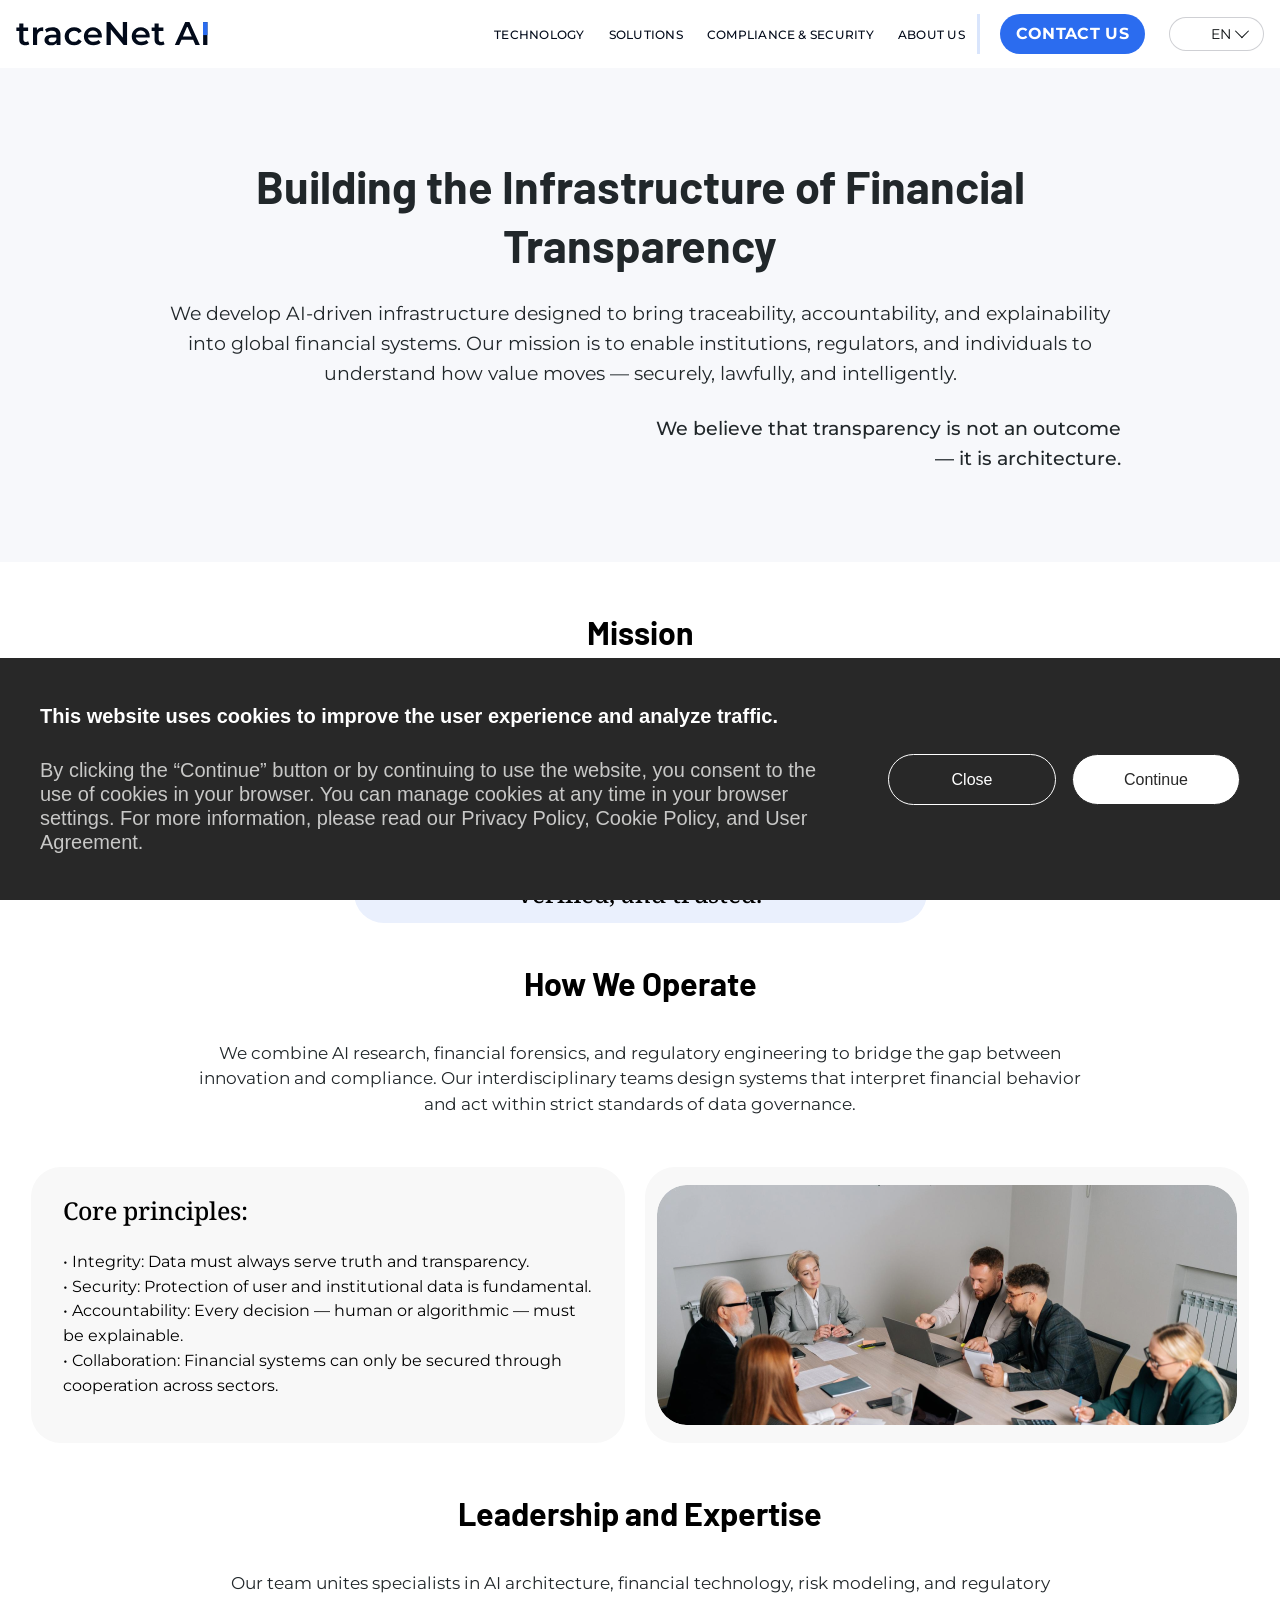
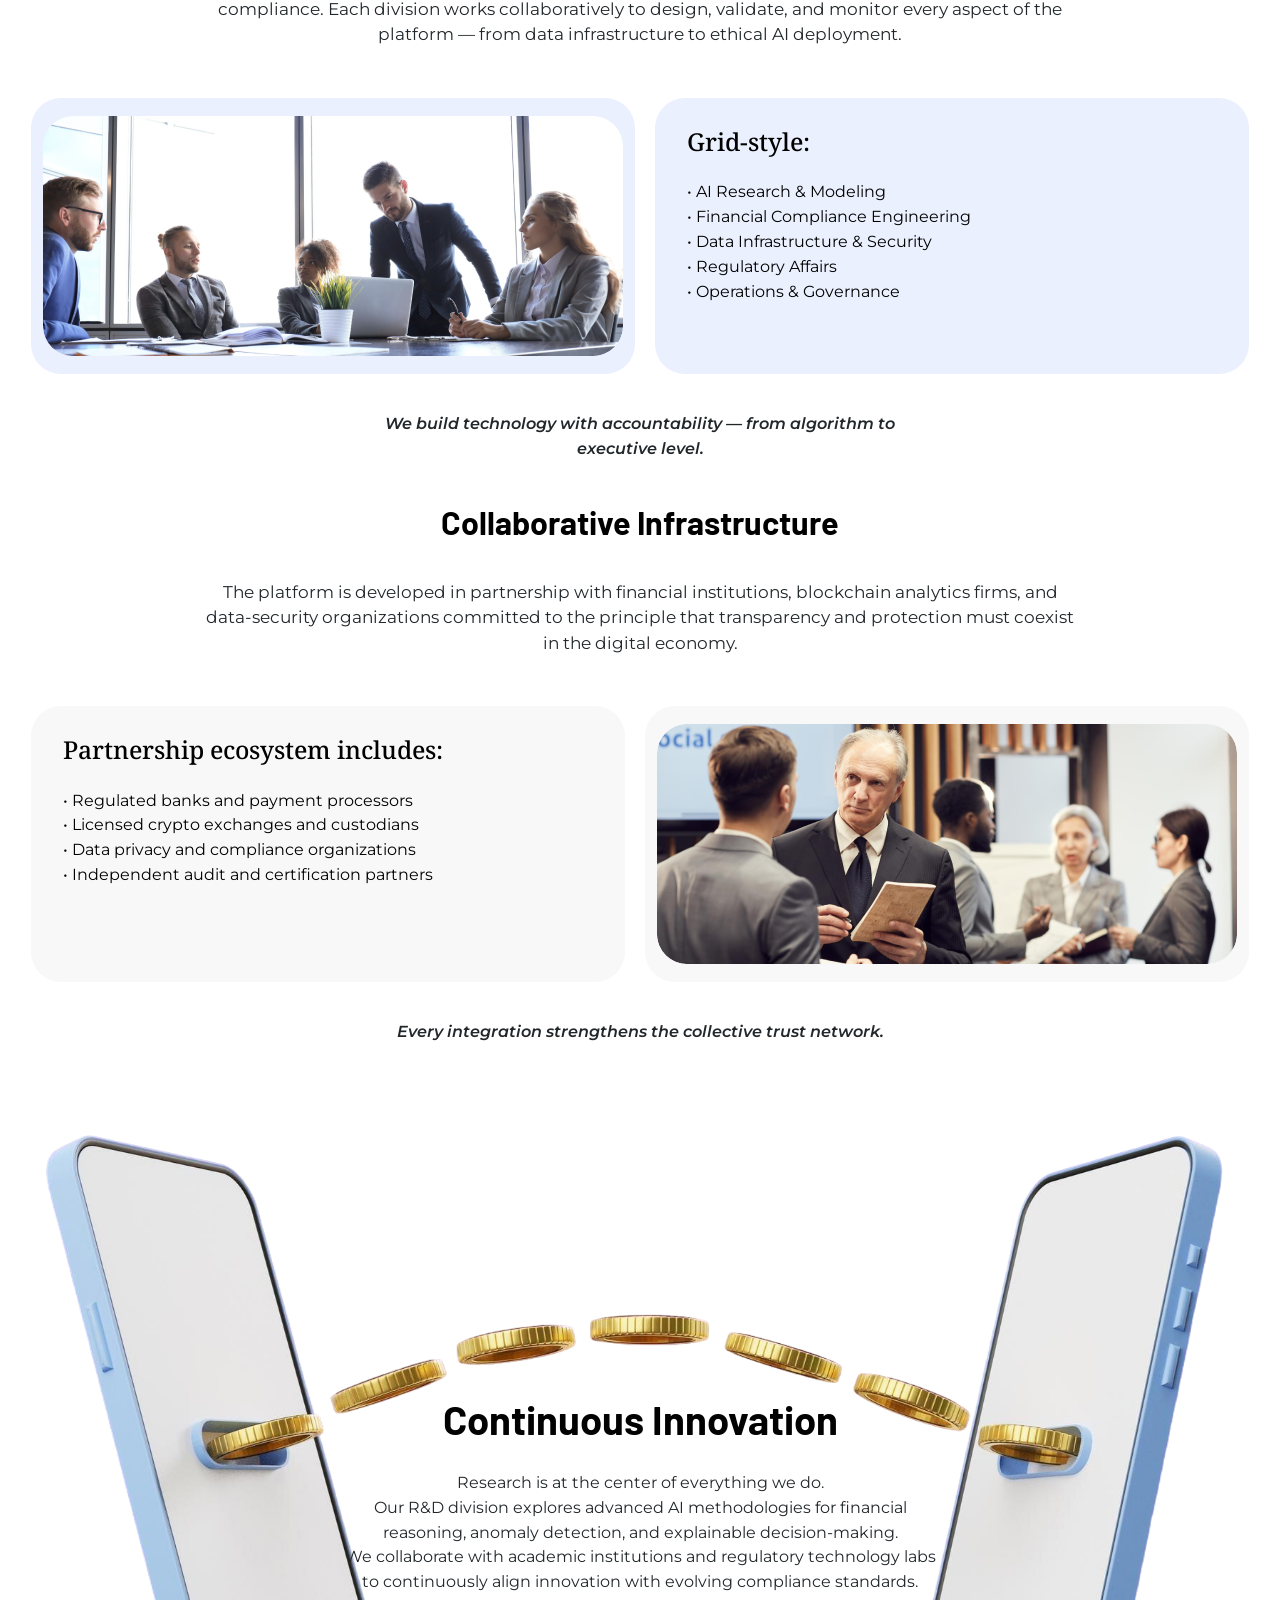
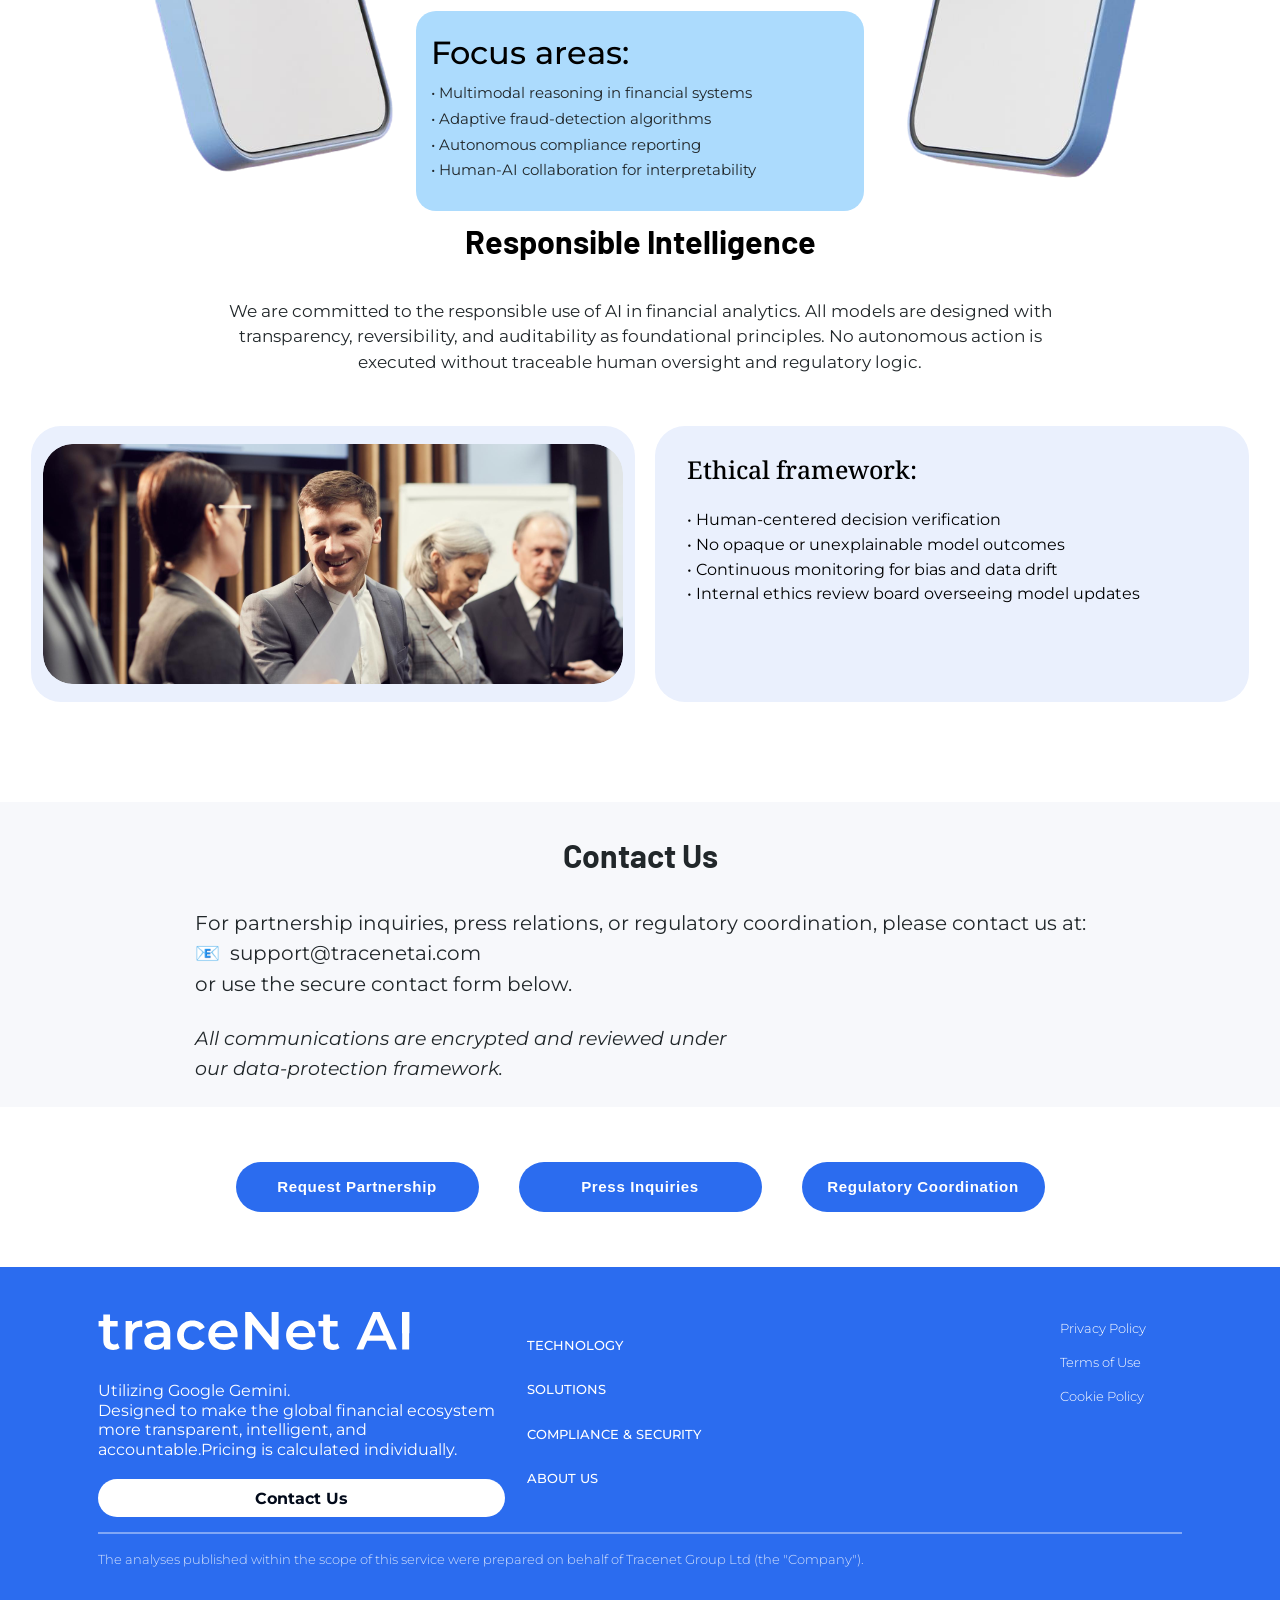
<file: about-us.html>
<!doctype html>
<html lang="en">
<head>
<!-- Google Tag Manager -->
<script>(function(w,d,s,l,i){w[l]=w[l]||[];w[l].push({'gtm.start':
new Date().getTime(),event:'gtm.js'});var f=d.getElementsByTagName(s)[0],
j=d.createElement(s),dl=l!='dataLayer'?'&l='+l:'';j.async=true;j.src=
'https://www.googletagmanager.com/gtm.js?id='+i+dl;f.parentNode.insertBefore(j,f);
})(window,document,'script','dataLayer','GTM-5PRWCMGG');</script>
<!-- End Google Tag Manager -->
    <meta charset="UTF-8">
    <meta content="width=device-width, user-scalable=no, initial-scale=1.0, maximum-scale=1.0, minimum-scale=1.0"
          name="viewport">
    <meta content="ie=edge" http-equiv="X-UA-Compatible">
    <title>About Us - traceNet AI</title>
    <link href="images/favicon.ico" rel="icon" type="image/x-icon">
    <link href="css/styles.css" rel="stylesheet">
    <link href="css/about-us.css" rel="stylesheet">
    <link href="css/main.min.css" rel="stylesheet">
    <link href="https://cdn.jsdelivr.net/npm/swiper@11/swiper-bundle.min.css" rel="stylesheet">
</head>
<body>
<!-- Google Tag Manager (noscript) -->
<noscript><iframe src="https://www.googletagmanager.com/ns.html?id=GTM-5PRWCMGG"
height="0" width="0" style="display:none;visibility:hidden"></iframe></noscript>
<!-- End Google Tag Manager (noscript) -->
<div class="body-content">
    <header>
        <div class="content">
            <div class="logo">
                <a href="index.html">
                    <img alt="logo" src="images/logo-main.svg">
                </a>
            </div>
            <div class="left-content">
                <div class="menu">
                    <nav>
                        <div class="ul">
                            <div class="nav-list">
                                <div class="li"><a data-i18n="nav.technology" href="technology.html">TECHNOLOGY</a></div>
                                <div class="li"><a data-i18n="nav.solutions" href="solutions.html">SOLUTIONS</a></div>
                                <div class="li"><a data-i18n="nav.compliance" href="compliance-security.html">COMPLIANCE & SECURITY</a></div>
                                <div class="li"><a data-i18n="nav.about" href="about-us.html">ABOUT US</a></div>
                            </div>
                            <div class="nav-btn">
                                <div class="button-survey li">
                                    <a data-i18n="nav.contact" href="index.html#contact-form-section">Contact us</a>
                                </div>
                            </div>
                            <div class="language-switcher">
                                <button class="language-switcher-toggle" aria-expanded="false" aria-haspopup="listbox" type="button">
                                    <span class="language-flag" data-current-flag data-flag="gb" aria-hidden="true"></span><span class="language-label" data-current-language></span>
                                    <span class="language-switcher-icon"></span>
                                </button>
                                <div class="language-switcher-menu" role="listbox">
                                    <button class="language-option" data-lang-option="en" role="option" type="button"><span class="language-flag" aria-hidden="true" data-flag="gb"></span><span class="language-label">EN</span></button>
                                    <button class="language-option" data-lang-option="es" role="option" type="button"><span class="language-flag" aria-hidden="true" data-flag="es"></span><span class="language-label">ES</span></button>
                                    <button class="language-option" data-lang-option="pl" role="option" type="button"><span class="language-flag" aria-hidden="true" data-flag="pl"></span><span class="language-label">PL</span></button>
                                    <button class="language-option" data-lang-option="fr" role="option" type="button"><span class="language-flag" aria-hidden="true" data-flag="fr"></span><span class="language-label">FR</span></button>
                                    <button class="language-option" data-lang-option="hr" role="option" type="button"><span class="language-flag" aria-hidden="true" data-flag="hr"></span><span class="language-label">HR</span></button>
                                    <button class="language-option" data-lang-option="cz" role="option" type="button"><span class="language-flag" aria-hidden="true" data-flag="cz"></span><span class="language-label">CZ</span></button>
                                    <button class="language-option" data-lang-option="it" role="option" type="button"><span class="language-flag" aria-hidden="true" data-flag="it"></span><span class="language-label">IT</span></button>
                                    <button class="language-option" data-lang-option="pt" role="option" type="button"><span class="language-flag" aria-hidden="true" data-flag="pt"></span><span class="language-label">PT</span></button>
                                    <button class="language-option" data-lang-option="de" role="option" type="button"><span class="language-flag" aria-hidden="true" data-flag="de"></span><span class="language-label">DE</span></button>
                                    <button class="language-option" data-lang-option="ru" role="option" type="button"><span class="language-flag" aria-hidden="true" data-flag="ru"></span><span class="language-label">RU</span></button>
                                    <button class="language-option" data-lang-option="tr" role="option" type="button"><span class="language-flag" aria-hidden="true" data-flag="tr"></span><span class="language-label">TR</span></button>
                                    <button class="language-option" data-lang-option="el" role="option" type="button"><span class="language-flag" aria-hidden="true" data-flag="gr"></span><span class="language-label">EL</span></button>
                                </div>
                            </div>
                        </div>
                    </nav>
                </div>
            </div>
            <div class="button-mobile-menu">
            <span class="icon">
                <span></span>
                <span></span>
                <span></span>
            </span>
            </div>
        </div>
        <div class="mobile-content">
            <div class="mobile-content-menu">
                <div class="logo">
                    <a href="index.html">
                        <img alt="logo" src="images/logo-main.svg">
                    </a>
                </div>
                <div class="menu">
                    <nav>
                        <ul>
                            <li><a data-i18n="nav.technology" href="technology.html">TECHNOLOGY</a></li>
                            <li><a data-i18n="nav.solutions" href="solutions.html">SOLUTIONS</a></li>
                            <li><a data-i18n="nav.compliance" href="compliance-security.html">COMPLIANCE & SECURITY</a></li>
                            <li><a data-i18n="nav.about" href="about-us.html">ABOUT US</a></li>
                        </ul>
                    </nav>
                </div>
            </div>
            <div class="button-survey">
                <a data-i18n="nav.contact" href="index.html#contact-form-section">Contact us</a>
            </div>
        </div>
    </header>

    <main>
        <section class="section-video">
            <div class="content">
                <div class="flex-7">
                    <div class="frame-1000000946">
                        <div class="frame-1000000947">
                            <h2 class="title-gemini" data-i18n="aboutPage.hero.title">
                                Building the Infrastructure of Financial Transparency
                            </h2>
                            <p class="description-gemini" data-i18n="aboutPage.hero.description">
                                We develop AI-driven infrastructure designed to bring traceability, accountability, and
                                explainability into global financial systems.
                                Our mission is to enable institutions, regulators, and individuals to understand how
                                value moves — securely, lawfully, and intelligently.
                            </p>
                        </div>
                        <p class="summary-gemini" data-i18n="aboutPage.hero.summary">
                            We believe that transparency is not an outcome — it is architecture.
                        </p>
                    </div>
                </div>
            </div>
        </section>
        <section class="section-mission">
            <div class="content">
                <div class="mission-container">
                    <h2 class="mission-title" data-i18n="aboutPage.mission.title">Mission</h2>
                    <p class="mission-description" data-i18n="aboutPage.mission.description">
                        To create a universal technological framework that ensures every financial action —
                        whether executed by an individual, a business, or an algorithm —
                        remains traceable, auditable, and compliant with the law.
                    </p>
                    <div class="mission-highlight">
                        <p data-i18n="aboutPage.mission.highlight">
                            A global financial environment where every transaction can be understood, verified, and
                            trusted.
                        </p>
                    </div>
                </div>
            </div>
        </section>
        <section class="section-gemini-risk-engine">
            <div class="section-gemini-risk-container">
                <div class="section-gemini-risk-header">
                    <h2 class="section-gemini-risk-title" data-i18n="aboutPage.operation.title">
                        How We Operate
                    </h2>
                    <p class="section-gemini-risk-description" data-i18n="aboutPage.operation.description">
                        We combine AI research, financial forensics, and regulatory engineering to bridge the gap
                        between innovation and compliance.
                        Our interdisciplinary teams design systems that interpret financial behavior and act within the
                        strictest standards of data governance.
                    </p>
                </div>
                <div class="section-gemini-risk-content">
                    <div class="gemini-risk-accordion">
                        <div class="accordion-item-risk">
                            <h3 class="accordion-header-risk" data-i18n="aboutPage.operation.accordion.title">Core principles:</h3>
                            <div class="accordion-content-risk">
                                <p data-i18n="aboutPage.operation.accordion.text" data-i18n-html="true">
                                    • Integrity: Data must always serve truth and transparency. <br>
                                    • Security: Protection of user and institutional data is fundamental.<br>
                                    • Accountability: Every decision — human or algorithmic — must be explainable.<br>
                                    • Collaboration: Financial systems can only be secured through cooperation across
                                    sectors.
                                </p>
                            </div>
                        </div>
                    </div>
                    <div class="gemini-risk-image-container">
                        <img alt="Gemini Cognitive Risk Engine" src="images/a1.png">
                    </div>
                </div>
            </div>
        </section>
        <section class="section-secure-data-handling">
            <div class="section-secure-data-container">
                <div class="section-secure-data-header">
                    <h2 class="section-secure-data-title" data-i18n="aboutPage.leadership.title">
                        Leadership and Expertise
                    </h2>
                    <p class="section-secure-data-description" data-i18n="aboutPage.leadership.description">
                        Our team unites specialists in AI architecture, financial technology, risk modeling, and
                        regulatory compliance.
                        Each division works collaboratively to design, validate, and monitor every aspect of the
                        platform — from data infrastructure to ethical AI deployment.
                    </p>
                </div>
                <div class="section-secure-data-content">
                    <div class="secure-data-image-container">
                        <img alt="Secure Data Handling" src="images/a2.png">
                    </div>
                    <div class="secure-data-accordion">
                        <div class="accordion-item">
                            <h3 class="accordion-header" data-i18n="aboutPage.leadership.accordion.title">Grid-style:</h3>
                            <div class="accordion-content">

                                <p data-i18n="aboutPage.leadership.accordion.text" data-i18n-html="true">
                                    • AI Research & Modeling <br>
                                    • Financial Compliance Engineering<br>
                                    • Data Infrastructure & Security<br>
                                    • Regulatory Affairs<br>
                                    • Operations & Governance
                                </p>
                            </div>
                        </div>
                    </div>
                </div>
            </div>
            <p class="text-italic" data-i18n="aboutPage.leadership.note">
                We build technology with accountability — from algorithm to executive level.
            </p>
        </section>
        <section class="section-gemini-risk-engine">
            <div class="section-gemini-risk-container">
                <div class="section-gemini-risk-header">
                    <h2 class="section-gemini-risk-title" data-i18n="aboutPage.collaborative.title">
                        Collaborative Infrastructure
                    </h2>
                    <p class="section-gemini-risk-description" data-i18n="aboutPage.collaborative.description">
                        The platform is developed in partnership with leading financial institutions, blockchain
                        analytics firms,
                        and data-security organizations committed to the same principle:
                        that transparency and protection must coexist in the digital economy.
                    </p>
                </div>
                <div class="section-gemini-risk-content">
                    <div class="gemini-risk-accordion">
                        <div class="accordion-item-risk">
                            <h3 class="accordion-header-risk" data-i18n="aboutPage.collaborative.accordion.title">Partnership ecosystem includes:</h3>
                            <div class="accordion-content-risk">
                                <p data-i18n="aboutPage.collaborative.accordion.text" data-i18n-html="true">
                                    • Regulated banks and payment processors <br>
                                    • Licensed crypto exchanges and custodians<br>
                                    • Data privacy and compliance organizations<br>
                                    • Independent audit and certification partners

                                </p>
                            </div>
                        </div>
                    </div>
                    <div class="gemini-risk-image-container">
                        <img alt="Gemini Cognitive Risk Engine" src="images/a4.png">
                    </div>
                </div>
                <p class="text-italic" data-i18n="aboutPage.collaborative.note">
                    Every integration strengthens the collective trust network.
                </p>

            </div>
        </section>
        <section class="section-about">
            <div class="parallax-background">
                <img alt="Parallax Background" src="images/parallax-background.png">
            </div>
            <div class="section-about-content">
                <div class="text-content">
                    <h2 class="section-title" data-i18n="aboutPage.innovation.title">Continuous Innovation</h2>
                    <div class="text-paragraphs">
                        <p class="paragraph-1" data-i18n="aboutPage.innovation.paragraph1" data-i18n-html="true">
                            Research is at the center of everything we do. <br>
                            Our R&D division explores advanced AI methodologies for financial <br> reasoning, anomaly
                            detection, and explainable decision-making.<br>
                            We collaborate with academic institutions and regulatory technology <br> labs to continuously
                            align innovation with evolving compliance <br> standards.

                        </p>
                        <p class="paragraph-2" data-i18n="aboutPage.innovation.paragraph2" data-i18n-html="true">
                            <span class="h3"> Focus areas:</span>
                            • Multimodal reasoning in financial systems <br>
                            • Adaptive fraud-detection algorithms<br>
                            • Autonomous compliance reporting<br>
                            • Human-AI collaboration for interpretability
                        </p>
                    </div>
                </div>
            </div>
        </section>
        <section class="section-secure-data-handling">
            <div class="section-secure-data-container">
                <div class="section-secure-data-header">
                    <h2 class="section-secure-data-title" data-i18n="aboutPage.responsible.title">
                        Responsible Intelligence
                    </h2>
                    <p class="section-secure-data-description" data-i18n="aboutPage.responsible.description">
                        We are committed to the responsible use of AI in financial analytics.
                        All models are designed with transparency, reversibility, and auditability as foundational
                        principles.
                        No autonomous action is executed without traceable human oversight and regulatory logic.
                    </p>
                </div>
                <div class="section-secure-data-content">
                    <div class="secure-data-image-container">
                        <img alt="Secure Data Handling" src="images/a3.png">
                    </div>
                    <div class="secure-data-accordion">
                        <div class="accordion-item">
                            <h3 class="accordion-header" data-i18n="aboutPage.responsible.accordion.title">Ethical framework:</h3>
                            <div class="accordion-content">
                                <p data-i18n="aboutPage.responsible.accordion.text" data-i18n-html="true">
                                    • Human-centered decision verification <br>
                                    • No opaque or unexplainable model outcomes<br>
                                    • Continuous monitoring for bias and data drift<br>
                                    • Internal ethics review board overseeing model updates
                                </p>
                            </div>
                        </div>
                    </div>
                </div>
            </div>
        </section>
        <section class="section-contact">
            <div class="content">
                <div class="frame-cta">
                    <h2 class="title-gemini" data-i18n="aboutPage.contact.title">Contact Us</h2>
                    <p class="description-gemini" data-i18n="aboutPage.contact.description" data-i18n-html="true">
                        For partnership inquiries, press relations, or regulatory coordination, please contact us
                        at:<br>
                        <span class="email-link">
                           📧<a class="link" href="mailto:support@tracenetai.com">
                            support@tracenetai.com
                        </a>
                        </span>
                        or use the secure contact form below.
                    </p>
                    <p class="summary-gemini text-italic" data-i18n="aboutPage.contact.note">
                        All communications are encrypted and reviewed under our data-protection framework.
                    </p>

                </div>
            </div>
        </section>

        <section class="cta">
            <div class="cta-buttons">
                <a class="cta-button" data-i18n="aboutPage.cta.partnership" href="index.html#contact-form-section">Request Partnership</a>
                <a class="cta-button" data-i18n="aboutPage.cta.press" href="index.html#contact-form-section">Press Inquiries</a>
                <a class="cta-button" data-i18n="aboutPage.cta.regulatory" href="index.html#contact-form-section">Regulatory Coordination</a>
            </div>
        </section>
    </main>

    <footer class="site-footer">
        <div class="footer-container">
            <div class="footer-row">
                <div class="footer-box">
                    <div class="footer-logo">
                        <img alt="traceNet AI Logo" src="images/footer-logo.svg">
                    </div>
                    <p class="footer-description" data-i18n="footer.description" data-i18n-html="true">
                        Utilizing Google Gemini.<br>
                        Designed to make the global financial ecosystem more transparent, intelligent, and accountable.
                    </p>
                    <a class="footer-contact-btn" data-i18n="footer.contact" href="#contact-form-section">Contact Us</a>
                </div>
                <div class="footer-menu">
                    <nav class="footer-nav">
                        <a class="footer-nav-link" data-i18n="nav.technology" href="technology.html">TECHNOLOGY</a>
                        <a class="footer-nav-link" data-i18n="nav.solutions" href="solutions.html">SOLUTIONS</a>
                        <a class="footer-nav-link" data-i18n="nav.compliance" href="compliance-security.html">COMPLIANCE & SECURITY</a>
                        <a class="footer-nav-link" data-i18n="nav.about" href="about-us.html">ABOUT US</a>
                    </nav>
                </div>
                <div class="footer-sub-menu">
                    <a class="footer-sub-link" data-i18n="footer.privacy" href="privacy-policy.html">Privacy Policy</a>
                    <a class="footer-sub-link" data-i18n="footer.terms" href="terms-of-use.html">Terms of Use</a>
                    <a class="footer-sub-link" data-i18n="footer.cookie" href="cookie-policy.html">Cookie Policy</a>
                </div>
            </div>
            <div class="footer-legal">
                <p data-i18n="footer.legal">The analyses published within the scope of this service were prepared on behalf of Tracenet Group Ltd (the "Company").</p>
            </div>
        </div>
    </footer>

    <div class="cookie-banner" id="cookieBanner">
        <div class="cookie-banner-content">
            <div class="cookie-banner-text">
                <h5 data-i18n="cookie.title">
                    This website uses cookies to improve the user experience and analyze traffic.
                </h5>
                <p data-i18n="cookie.description">
                    By clicking the "Continue" button or by continuing to use the website, you consent to the use of
                    cookies in your browser. You can manage cookies at any time in your browser settings. For more
                    information, please read our Privacy Policy, Cookie Policy, and User Agreement.
                </p>
            </div>
            <div class="cookie-banner-buttons">
                <button class="cookie-banner-btn cookie-banner-btn-primary" data-i18n="cookie.close" id="closeCookies">Close</button>
                <button class="cookie-banner-btn cookie-banner-btn-secondary" data-i18n="cookie.accept" id="acceptAllCookies">Continue</button>
            </div>
        </div>
    </div>
</div>

<script src="https://cdn.jsdelivr.net/npm/swiper@11/swiper-bundle.min.js"></script>
<script src="scripts/main.js"></script>
<script src="scripts/i18n.js"></script>

</body>
</html>
</file>
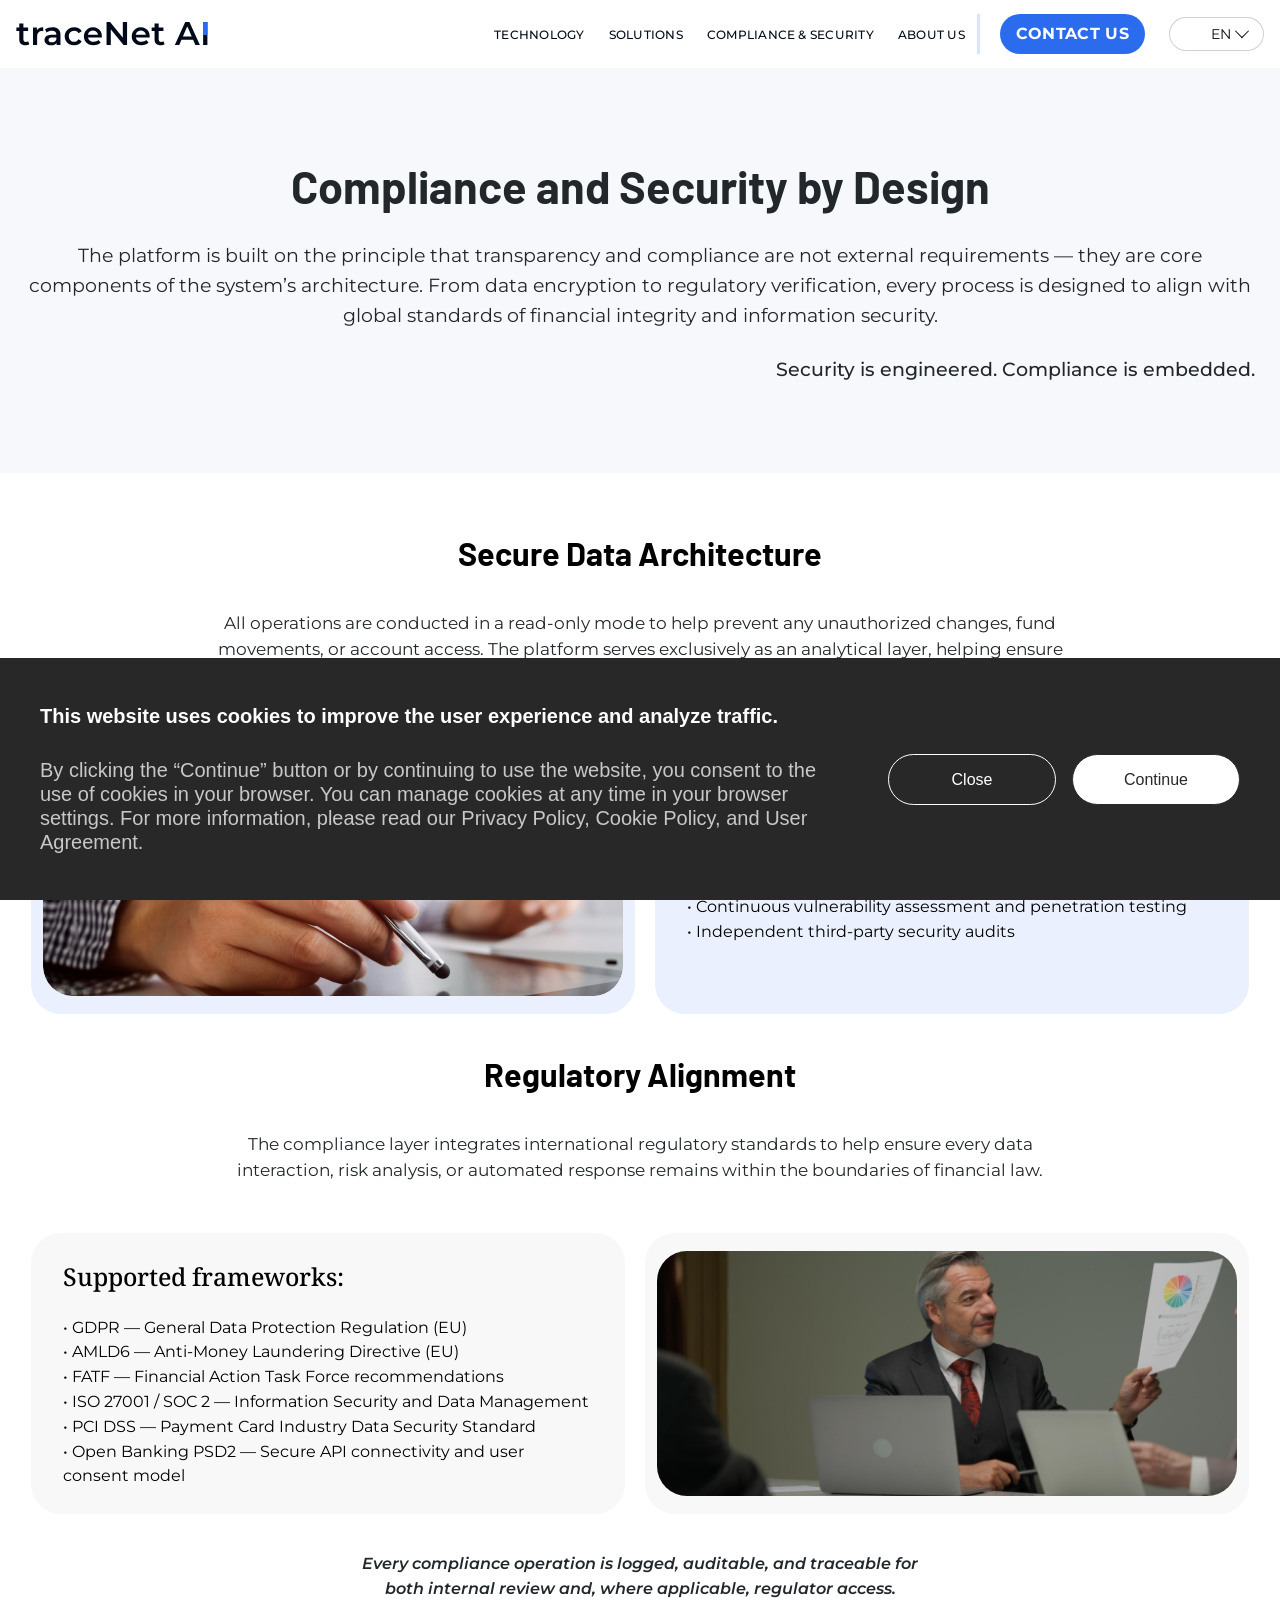
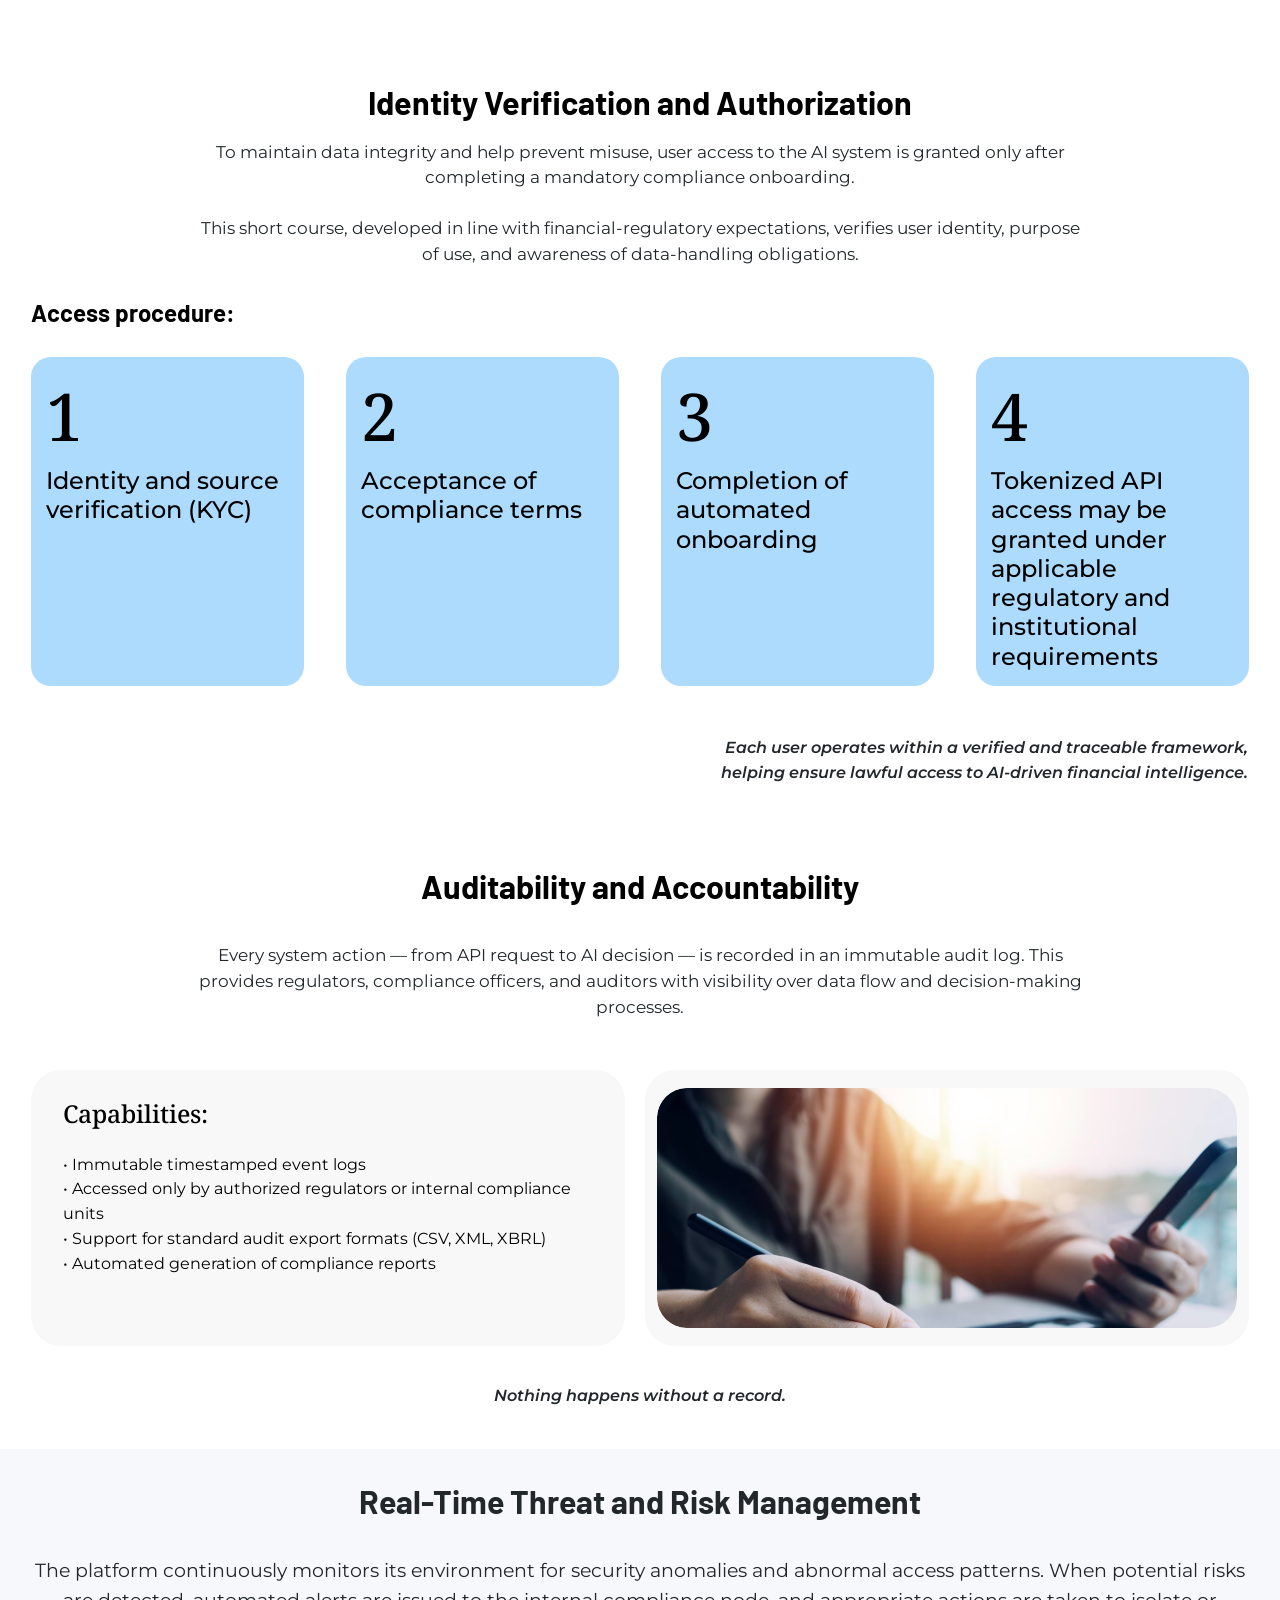
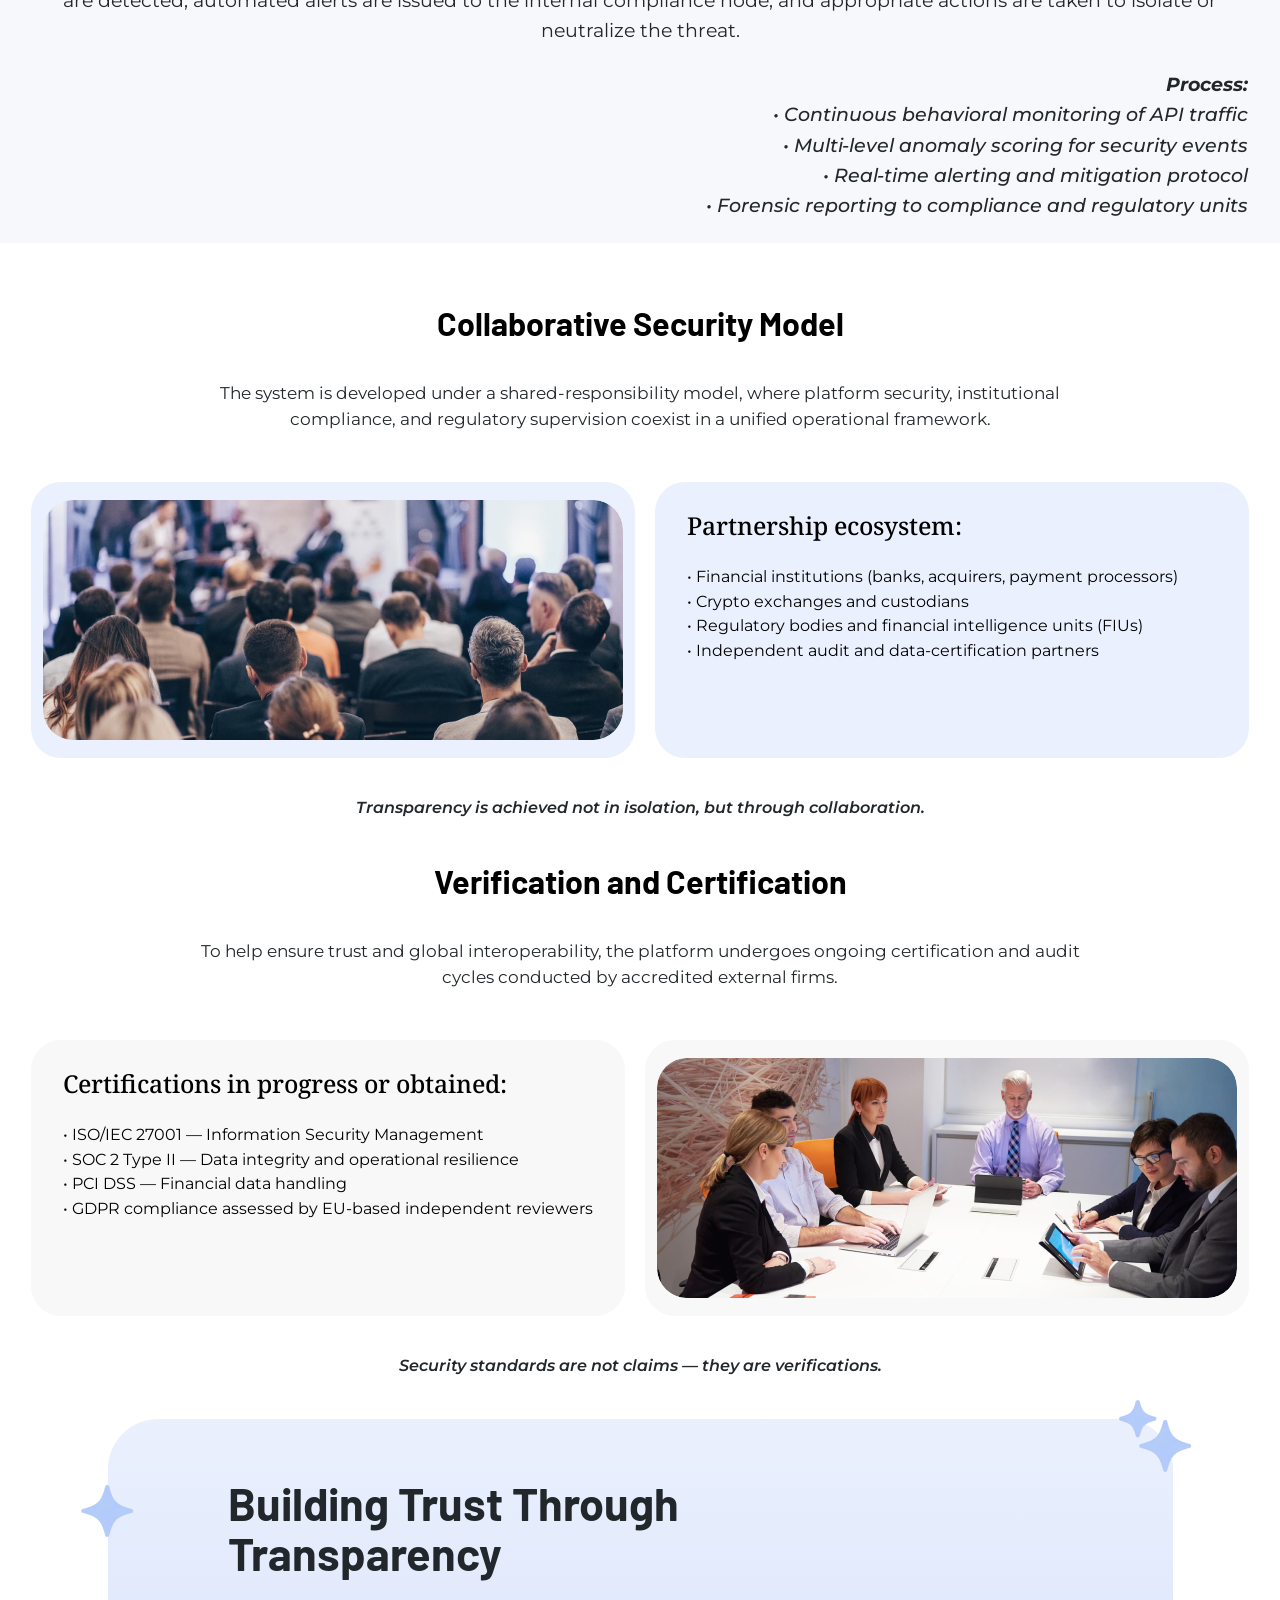
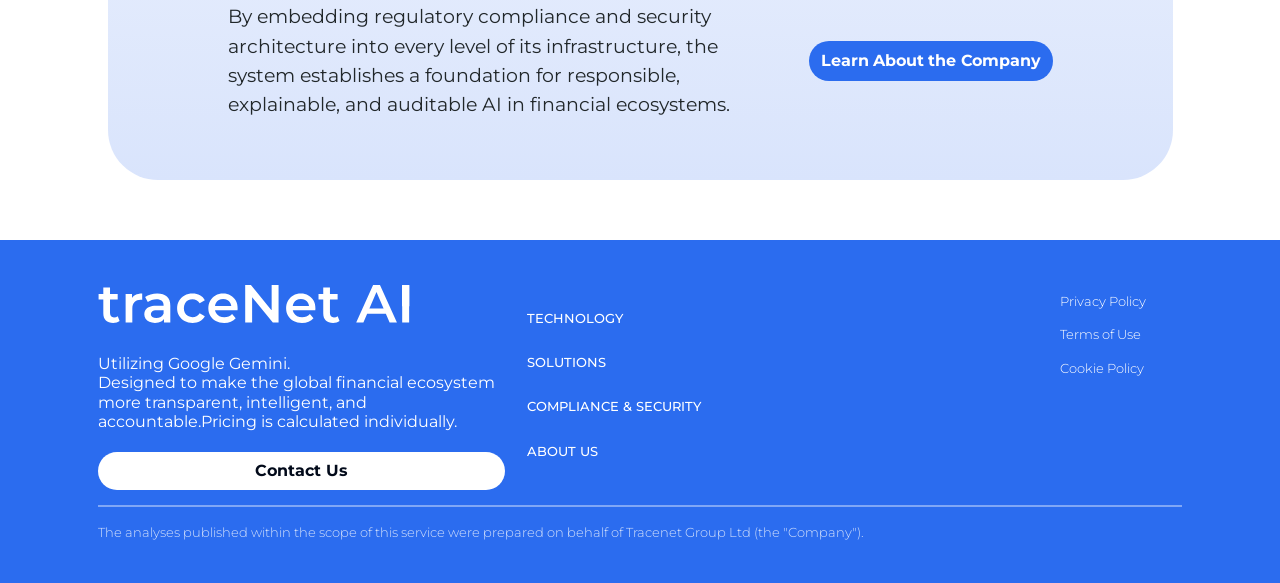
<file: compliance-security.html>
<!doctype html>
<html lang="en">
<head>
<!-- Google Tag Manager -->
<script>(function(w,d,s,l,i){w[l]=w[l]||[];w[l].push({'gtm.start':
new Date().getTime(),event:'gtm.js'});var f=d.getElementsByTagName(s)[0],
j=d.createElement(s),dl=l!='dataLayer'?'&l='+l:'';j.async=true;j.src=
'https://www.googletagmanager.com/gtm.js?id='+i+dl;f.parentNode.insertBefore(j,f);
})(window,document,'script','dataLayer','GTM-5PRWCMGG');</script>
<!-- End Google Tag Manager -->
    <meta charset="UTF-8">
    <meta content="width=device-width, user-scalable=no, initial-scale=1.0, maximum-scale=1.0, minimum-scale=1.0"
          name="viewport">
    <meta content="ie=edge" http-equiv="X-UA-Compatible">
    <title>Compliance & Security - traceNet AI</title>
    <link href="images/favicon.ico" rel="icon" type="image/x-icon">
    <link href="css/styles.css" rel="stylesheet">
    <link href="css/compliance-security.css" rel="stylesheet">
    <link href="css/main.min.css" rel="stylesheet">
    <link href="https://cdn.jsdelivr.net/npm/swiper@11/swiper-bundle.min.css" rel="stylesheet">
</head>
<body>
<!-- Google Tag Manager (noscript) -->
<noscript><iframe src="https://www.googletagmanager.com/ns.html?id=GTM-5PRWCMGG"
height="0" width="0" style="display:none;visibility:hidden"></iframe></noscript>
<!-- End Google Tag Manager (noscript) -->
<div class="body-content">
    <header>
        <div class="content">
            <div class="logo">
                <a href="index.html">
                    <img alt="logo" src="images/logo-main.svg">
                </a>
            </div>
            <div class="left-content">
                <div class="menu">
                    <nav>
                        <div class="ul">
                            <div class="nav-list">
                                <div class="li"><a data-i18n="nav.technology" href="technology.html">TECHNOLOGY</a></div>
                                <div class="li"><a data-i18n="nav.solutions" href="solutions.html">SOLUTIONS</a></div>
                                <div class="li"><a data-i18n="nav.compliance" href="compliance-security.html">COMPLIANCE & SECURITY</a></div>
                                <div class="li"><a data-i18n="nav.about" href="about-us.html">ABOUT US</a></div>
                            </div>
                            <div class="nav-btn">
                                <div class="button-survey li">
                                    <a data-i18n="nav.contact" href="index.html#contact-form-section">Contact us</a>
                                </div>
                            </div>
                            <div class="language-switcher">
                                <button class="language-switcher-toggle" aria-expanded="false" aria-haspopup="listbox" type="button">
                                    <span class="language-flag" data-current-flag data-flag="gb" aria-hidden="true"></span><span class="language-label" data-current-language></span>
                                    <span class="language-switcher-icon"></span>
                                </button>
                                <div class="language-switcher-menu" role="listbox">
                                    <button class="language-option" data-lang-option="en" role="option" type="button"><span class="language-flag" aria-hidden="true">🇬🇧</span><span class="language-label">EN</span></button>
                                    <button class="language-option" data-lang-option="es" role="option" type="button"><span class="language-flag" aria-hidden="true">🇪🇸</span><span class="language-label">ES</span></button>
                                    <button class="language-option" data-lang-option="pl" role="option" type="button"><span class="language-flag" aria-hidden="true">🇵🇱</span><span class="language-label">PL</span></button>
                                    <button class="language-option" data-lang-option="fr" role="option" type="button"><span class="language-flag" aria-hidden="true">🇫🇷</span><span class="language-label">FR</span></button>
                                    <button class="language-option" data-lang-option="hr" role="option" type="button"><span class="language-flag" aria-hidden="true">🇭🇷</span><span class="language-label">HR</span></button>
                                    <button class="language-option" data-lang-option="cz" role="option" type="button"><span class="language-flag" aria-hidden="true">🇨🇿</span><span class="language-label">CZ</span></button>
                                    <button class="language-option" data-lang-option="it" role="option" type="button"><span class="language-flag" aria-hidden="true">🇮🇹</span><span class="language-label">IT</span></button>
                                    <button class="language-option" data-lang-option="pt" role="option" type="button"><span class="language-flag" aria-hidden="true">🇵🇹</span><span class="language-label">PT</span></button>
                                    <button class="language-option" data-lang-option="de" role="option" type="button"><span class="language-flag" aria-hidden="true">🇩🇪</span><span class="language-label">DE</span></button>
                                    <button class="language-option" data-lang-option="ru" role="option" type="button"><span class="language-flag" aria-hidden="true">🇷🇺</span><span class="language-label">RU</span></button>
                                    <button class="language-option" data-lang-option="tr" role="option" type="button"><span class="language-flag" aria-hidden="true">🇹🇷</span><span class="language-label">TR</span></button>
                                    <button class="language-option" data-lang-option="el" role="option" type="button"><span class="language-flag" aria-hidden="true">🇬🇷</span><span class="language-label">EL</span></button>
                                </div>
                            </div>
                        </div>
                    </nav>
                </div>
            </div>
            <div class="button-mobile-menu">
            <span class="icon">
                <span></span>
                <span></span>
                <span></span>
            </span>
            </div>
        </div>
        <div class="mobile-content">
            <div class="mobile-content-menu">
                <div class="logo">
                    <a href="index.html">
                        <img alt="logo" src="images/logo-main.svg">
                    </a>
                </div>
                <div class="menu">
                    <nav>
                        <ul>
                            <li><a data-i18n="nav.technology" href="technology.html">TECHNOLOGY</a></li>
                            <li><a data-i18n="nav.solutions" href="solutions.html">SOLUTIONS</a></li>
                            <li><a data-i18n="nav.compliance" href="compliance-security.html">COMPLIANCE & SECURITY</a></li>
                            <li><a data-i18n="nav.about" href="about-us.html">ABOUT US</a></li>
                        </ul>
                    </nav>
                </div>
                <div class="language-switcher mobile">
                    <button class="language-switcher-toggle" aria-expanded="false" aria-haspopup="listbox" type="button">
                        <span class="language-flag" data-current-flag data-flag="gb" aria-hidden="true"></span><span class="language-label" data-current-language>EN</span>
                        <span class="language-switcher-icon"></span>
                    </button>
                    <div class="language-switcher-menu" role="listbox">
                        <button class="language-option" data-lang-option="en" role="option" type="button"><span class="language-flag" aria-hidden="true">🇬🇧</span><span class="language-label">EN</span></button>
                        <button class="language-option" data-lang-option="es" role="option" type="button"><span class="language-flag" aria-hidden="true">🇪🇸</span><span class="language-label">ES</span></button>
                        <button class="language-option" data-lang-option="pl" role="option" type="button"><span class="language-flag" aria-hidden="true">🇵🇱</span><span class="language-label">PL</span></button>
                        <button class="language-option" data-lang-option="fr" role="option" type="button"><span class="language-flag" aria-hidden="true">🇫🇷</span><span class="language-label">FR</span></button>
                        <button class="language-option" data-lang-option="hr" role="option" type="button"><span class="language-flag" aria-hidden="true">🇭🇷</span><span class="language-label">HR</span></button>
                        <button class="language-option" data-lang-option="cz" role="option" type="button"><span class="language-flag" aria-hidden="true">🇨🇿</span><span class="language-label">CZ</span></button>
                        <button class="language-option" data-lang-option="it" role="option" type="button"><span class="language-flag" aria-hidden="true">🇮🇹</span><span class="language-label">IT</span></button>
                        <button class="language-option" data-lang-option="pt" role="option" type="button"><span class="language-flag" aria-hidden="true">🇵🇹</span><span class="language-label">PT</span></button>
                        <button class="language-option" data-lang-option="de" role="option" type="button"><span class="language-flag" aria-hidden="true">🇩🇪</span><span class="language-label">DE</span></button>
                        <button class="language-option" data-lang-option="ru" role="option" type="button"><span class="language-flag" aria-hidden="true">🇷🇺</span><span class="language-label">RU</span></button>
                        <button class="language-option" data-lang-option="tr" role="option" type="button"><span class="language-flag" aria-hidden="true">🇹🇷</span><span class="language-label">TR</span></button>
                        <button class="language-option" data-lang-option="el" role="option" type="button"><span class="language-flag" aria-hidden="true">🇬🇷</span><span class="language-label">EL</span></button>
                    </div>
                </div>
            </div>
            <div class="button-survey">
                <a data-i18n="nav.contact" href="index.html#contact-form-section">Contact us</a>
            </div>
        </div>
    </header>

    <main>
        <section class="section-video">
            <div class="content">
                <div class="flex-7">
                    <div class="frame-1000000946">
                        <div class="frame-1000000947">
                            <h2 class="title-gemini" data-i18n="compliance.hero.title">
                                Compliance and Security by Design
                            </h2>
                            <p class="description-gemini" data-i18n="compliance.hero.description">
                                The platform is built on the principle that transparency and compliance are not external
                                requirements — they are core components of the system’s architecture.
                                From data encryption to regulatory verification, every process is designed to align with
                                global standards of financial integrity and information security.
                            </p>
                        </div>
                        <p class="summary-gemini" data-i18n="compliance.hero.summary">
                            Security is engineered. Compliance is embedded.
                        </p>
                    </div>
                </div>
            </div>
        </section>

        <section class="section-secure-data-handling">
            <div class="section-secure-data-container">
                <div class="section-secure-data-header">
                    <h2 class="section-secure-data-title" data-i18n="compliance.secureData.title">
                        Secure Data Architecture
                    </h2>
                    <p class="section-secure-data-description" data-i18n="compliance.secureData.description">
                        All operations are conducted in a read-only mode to prevent any unauthorized changes, fund
                        movements, or account access.
                        The platform serves exclusively as an analytical layer, ensuring users’ and institutions’
                        financial data remain protected at every stage.
                    </p>
                </div>
                <div class="section-secure-data-content">
                    <div class="secure-data-image-container">
                        <img alt="Secure Data Handling" src="images/c1.png">
                    </div>
                    <div class="secure-data-accordion">
                        <div class="accordion-item">
                            <h3 class="accordion-header" data-i18n="compliance.secureData.accordion.title">Key mechanisms:</h3>
                            <div class="accordion-content">
                                <p data-i18n="compliance.secureData.accordion.text" data-i18n-html="true">
                                    • End-to-end encryption (TLS 1.3 / AES-256) <br>
                                    • Zero data persistence for sensitive credentials<br>
                                    • Multi-region storage under data-localization laws<br>
                                    • Continuous vulnerability assessment and penetration testing<br>
                                    • Independent third-party security audits<br>
                                </p>
                            </div>
                        </div>
                    </div>
                </div>
            </div>
        </section>

        <section class="section-gemini-risk-engine" id="sgre">
            <div class="section-gemini-risk-container">
                <div class="section-gemini-risk-header">
                    <h2 class="section-gemini-risk-title" data-i18n="compliance.regulatory.title">
                        Regulatory Alignment
                    </h2>
                    <p class="section-gemini-risk-description" data-i18n="compliance.regulatory.description">
                        The compliance layer integrates international regulatory standards to ensure every data
                        interaction, risk analysis, or automated response remains within the boundaries of financial
                        law.
                    </p>
                </div>
                <div class="section-gemini-risk-content">
                    <div class="gemini-risk-accordion">
                        <div class="accordion-item-risk">
                            <h3 class="accordion-header-risk" data-i18n="compliance.regulatory.accordion.title">Designed to align with:</h3>
                            <div class="accordion-content-risk">
                                <p data-i18n="compliance.regulatory.accordion.text" data-i18n-html="true">
                                    • GDPR — General Data Protection Regulation (EU) <br>
                                    • AMLD6 — Anti-Money Laundering Directive (EU)<br>
                                    • FATF — Financial Action Task Force recommendations<br>
                                    • ISO 27001 / SOC 2 — Information Security and Data Management<br>
                                    • PCI DSS — Payment Card Industry Data Security Standard<br>
                                    • Open Banking PSD2 — Secure API connectivity and user consent model
                                </p>
                            </div>
                        </div>
                    </div>
                    <div class="gemini-risk-image-container">
                        <img alt="Regulatory Alignment" src="images/c2.png">
                    </div>
                </div>
            </div>
            <p class="text-italic" data-i18n="compliance.regulatory.note">
                Every compliance operation is logged, auditable, and traceable for both internal review and regulator
                access.
            </p>
        </section>

        <section class="section-identity-access">
            <div class="section-identity-access-container">
                <div class="section-identity-access-header">
                    <h2 class="section-identity-access-title" data-i18n="compliance.identity.title">
                        Identity Verification and Authorization
                    </h2>
                    <p class="section-identity-access-description" data-i18n="compliance.identity.description" data-i18n-html="true">
                        To maintain data integrity and prevent misuse, user access to the AI system is granted only
                        after completing a mandatory compliance onboarding.<br><br>
                        Tokenized API access granted under regulator supervision, verifies user identity, purpose of use, and
                        awareness of data-handling obligations.
                    </p>
                </div>
                <div class="section-identity-access-content">
                    <div class="identity-access-block">
                        <h3 class="identity-access-heading" data-i18n="compliance.identity.stepsTitle">Access procedure:</h3>
                        <div class="identity-access-cards">
                            <div class="identity-access-card">
                                <div class="identity-access-card-counter">1</div>
                                <div class="identity-access-card-text" data-i18n="compliance.identity.step1">Identity and source verification (KYC)</div>
                            </div>
                            <div class="identity-access-card">
                                <div class="identity-access-card-counter">2</div>
                                <div class="identity-access-card-text" data-i18n="compliance.identity.step2">Acceptance of compliance terms</div>
                            </div>
                            <div class="identity-access-card">
                                <div class="identity-access-card-counter">3</div>
                                <div class="identity-access-card-text" data-i18n="compliance.identity.step3">Completion of automated onboarding</div>
                            </div>
                            <div class="identity-access-card">
                                <div class="identity-access-card-counter">4</div>
                                <div class="identity-access-card-text" data-i18n="compliance.identity.step4">Tokenized API access granted under regulator supervision</div>
                            </div>
                        </div>
                    </div>
                </div>
                <p class="text-italic" data-i18n="compliance.identity.note">
                    Each user operates within a verified and traceable framework, ensuring lawful access to AI-driven
                    financial intelligence.
                </p>
            </div>
        </section>

        <section class="section-gemini-risk-engine">
            <div class="section-gemini-risk-container">
                <div class="section-gemini-risk-header">
                    <h2 class="section-gemini-risk-title" data-i18n="compliance.audit.title">
                        Auditability and Accountability
                    </h2>
                    <p class="section-gemini-risk-description" data-i18n="compliance.audit.description">
                        Every system action — from API request to AI decision — is recorded in an immutable audit log.
                        This provides regulators, compliance officers, and auditors with full visibility over data flow
                        and decision-making processes.
                    </p>
                </div>
                <div class="section-gemini-risk-content">
                    <div class="gemini-risk-accordion">
                        <div class="accordion-item-risk">
                            <h3 class="accordion-header-risk" data-i18n="compliance.audit.accordion.title">Capabilities:</h3>
                            <div class="accordion-content-risk">
                                <p data-i18n="compliance.audit.accordion.text" data-i18n-html="true">
                                    • Immutable timestamped event logs<br>
                                    • Accessed only by authorized regulators or internal compliance units<br>
                                    • Support for standard audit export formats (CSV, XML, XBRL)<br>
                                    • Automated generation of compliance reports
                                </p>
                            </div>
                        </div>
                    </div>
                    <div class="gemini-risk-image-container">
                        <img alt="Auditability" src="images/c3.png">
                    </div>
                </div>
            </div>
            <p class="text-italic" data-i18n="compliance.audit.note">
                Nothing happens without a record.
            </p>
        </section>

        <section class="section-video">
            <div class="content text">
                <div class="flex-7">
                    <div class="frame-1000000946">
                        <div class="frame-1000000947">
                            <h3 class="title-gemini h3" data-i18n="compliance.threat.title">
                                Real-Time Threat and Risk Management
                            </h3>
                            <p class="description-gemini" data-i18n="compliance.threat.description">
                                The platform continuously monitors its environment for security anomalies and abnormal
                                access patterns. When potential risks are detected, automated alerts are issued to the
                                internal compliance node, and appropriate actions are taken immediately to isolate or
                                neutralize the threat.
                            </p>
                        </div>
                        <p class="summary-gemini text-italic" data-i18n="compliance.threat.process" data-i18n-html="true">
                            <strong style="display:block;">Process:</strong>
                            • Continuous behavioral monitoring of API traffic <br>
                            • Multi-level anomaly scoring for security events<br>
                            • Real-time alerting and mitigation protocol<br>
                            • Forensic reporting to compliance and regulatory units
                        </p>
                    </div>
                </div>
            </div>
        </section>

        <section class="section-secure-data-handling">
            <div class="section-secure-data-container">
                <div class="section-secure-data-header">
                    <h2 class="section-secure-data-title" data-i18n="compliance.collaborative.title">
                        Collaborative Security Model
                    </h2>
                    <p class="section-secure-data-description" data-i18n="compliance.collaborative.description">
                        The system is developed under a shared-responsibility model,
                        where platform security, institutional compliance, and regulatory supervision coexist in a
                        unified operational framework.
                    </p>
                </div>
                <div class="section-secure-data-content">
                    <div class="secure-data-image-container">
                        <img alt="Secure Data Handling" src="images/c4.png">
                    </div>
                    <div class="secure-data-accordion">
                        <div class="accordion-item">
                            <h3 class="accordion-header" data-i18n="compliance.collaborative.accordion.title">Partnership ecosystem:</h3>
                            <div class="accordion-content">
                                <p data-i18n="compliance.collaborative.accordion.text" data-i18n-html="true">
                                    • Financial institutions (banks, acquirers, payment processors) <br>
                                    • Crypto exchanges and custodians<br>
                                    • Regulatory bodies and financial intelligence units (FIUs)<br>
                                    • Independent audit and data-certification partners
                                </p>
                            </div>
                        </div>
                    </div>
                </div>
            </div>
            <p class="text-italic" data-i18n="compliance.collaborative.note">
                Transparency is achieved not in isolation, but through collaboration.
            </p>
        </section>

        <section class="section-gemini-risk-engine">
            <div class="section-gemini-risk-container">
                <div class="section-gemini-risk-header">
                    <h2 class="section-gemini-risk-title" data-i18n="compliance.certification.title">
                        Verification and Certification
                    </h2>
                    <p class="section-gemini-risk-description" data-i18n="compliance.certification.description">
                        The platform is designed in line with globally recognized security and privacy standards
and may undergo independent security assessments as it evolves.
                    </p>
                </div>
                <div class="section-gemini-risk-content">
                    <div class="gemини-risk-accordion">
                        <div class="accordion-item-risk">
                            <h3 class="accordion-header-risk" data-i18n="compliance.certification.accordion.title">The platform is designed in line with globally recognized security and privacy standards, including:</h3>
                            <div class="accordion-content-risk">
                                <p data-i18n="compliance.certification.accordion.text" data-i18n-html="true">
                                    • ISO/IEC 27001 — Information Security Management <br>
                                    • SOC 2 Type II — Data integrity and operational resilience<br>
                                    • PCI DSS — Financial data handling<br>
                                    • Designed to support GDPR requirements, with reviews conducted by EU-based privacy professionals
                                </p>
                            </div>
                        </div>
                    </div>
                    <div class="gemini-risk-image-container">
                        <img alt="Verification" src="images/c5.png">
                    </div>
                </div>
            </div>
            <p class="text-italic" data-i18n="compliance.certification.note">
                Security standards are not claims — they are verifications.
            </p>
        </section>

        <section class="section-learn">
            <img alt="" aria-hidden="true" class="form-star form-star-top-right" src="images/star-s.svg">
            <img alt="" aria-hidden="true" class="form-star form-star-bottom-left" src="images/star-b.svg">
            <img alt="" aria-hidden="true" class="form-star form-star-top-right-b" src="images/star-b.svg">
            <h3 data-i18n="compliance.learn.title">
                Building Trust Through Transparency
            </h3>
            <div class="content">
                <p data-i18n="compliance.learn.text">
                    By embedding regulatory compliance and security architecture into every level of its infrastructure,
                    the system establishes a foundation for responsible, explainable, and auditable AI in financial ecosystems.
                </p>
                <div class="button-survey">
                    <a data-i18n="compliance.learn.cta" href="about-us.html">
                        Learn About the Company
                    </a>
                </div>
            </div>
        </section>
    </main>

    <footer class="site-footer">
        <div class="footer-container">
            <div class="footer-row">
                <div class="footer-box">
                    <div class="footer-logo">
                        <img alt="traceNet AI Logo" src="images/footer-logo.svg">
                    </div>
                    <p class="footer-description" data-i18n="footer.description" data-i18n-html="true">
                        Utilizing Google Gemini.<br>
                        Designed to make the global financial ecosystem more transparent, intelligent, and accountable.
                    </p>
                    <a class="footer-contact-btn" data-i18n="footer.contact" href="index.html#contact-form-section">Contact Us</a>
                </div>
                <div class="footer-menu">
                    <nav class="footer-nav">
                        <a class="footer-nav-link" data-i18n="nav.technology" href="technology.html">TECHNOLOGY</a>
                        <a class="footer-nav-link" data-i18n="nav.solutions" href="solutions.html">SOLUTIONS</a>
                        <a class="footer-nav-link" data-i18n="nav.compliance" href="compliance-security.html">COMPLIANCE & SECURITY</a>
                        <a class="footer-nav-link" data-i18n="nav.about" href="about-us.html">ABOUT US</a>
                    </nav>
                </div>
                <div class="footer-sub-menu">
                    <a class="footer-sub-link" data-i18n="footer.privacy" href="privacy-policy.html">Privacy Policy</a>
                    <a class="footer-sub-link" data-i18n="footer.terms" href="terms-of-use.html">Terms of Use</a>
                    <a class="footer-sub-link" data-i18n="footer.cookie" href="cookie-policy.html">Cookie Policy</a>
                </div>
            </div>
            <div class="footer-legal">
                <p data-i18n="footer.legal">The analyses published within the scope of this service were prepared on behalf of Tracenet Group Ltd (the "Company").</p>
            </div>
        </div>
    </footer>

    <div class="cookie-banner" id="cookieBanner">
        <div class="cookie-banner-content">
            <div class="cookie-banner-text">
                <h5 data-i18n="cookie.title">
                    This website uses cookies to improve the user experience and analyze traffic.
                </h5>
                <p data-i18n="cookie.description">
                    By clicking the "Continue" button or by continuing to use the website, you consent to the use of
                    cookies in your browser. You can manage cookies at any time in your browser settings. For more
                    information, please read our Privacy Policy, Cookie Policy, and User Agreement.
                </p>
            </div>
            <div class="cookie-banner-buttons">
                <button class="cookie-banner-btn cookie-banner-btn-primary" data-i18n="cookie.close" id="closeCookies">Close</button>
                <button class="cookie-banner-btn cookie-banner-btn-secondary" data-i18n="cookie.accept" id="acceptAllCookies">Continue</button>
            </div>
        </div>
    </div>
</div>

<script src="https://cdn.jsdelivr.net/npm/swiper@11/swiper-bundle.min.js"></script>
<script src="scripts/main.js"></script>
<script src="scripts/i18n.js"></script>

</body>
</html>
<!doctype html>
</file>
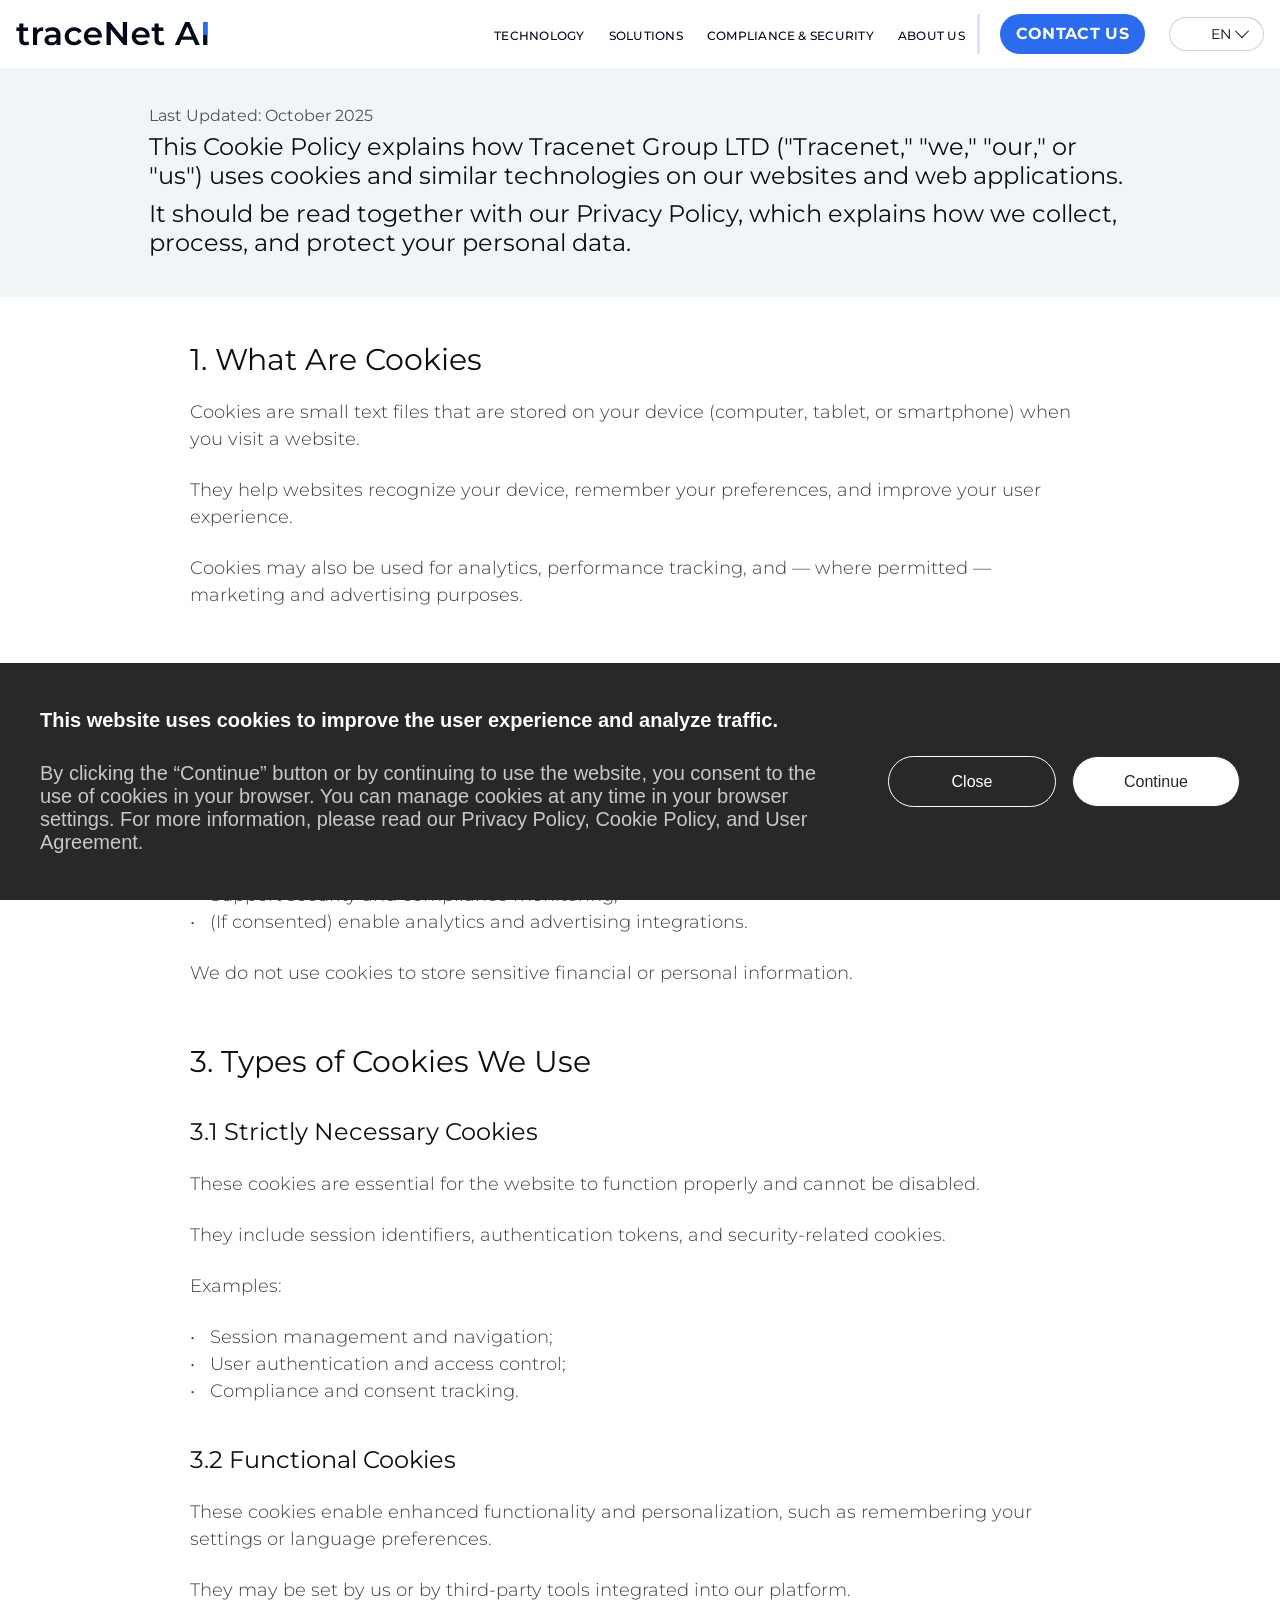
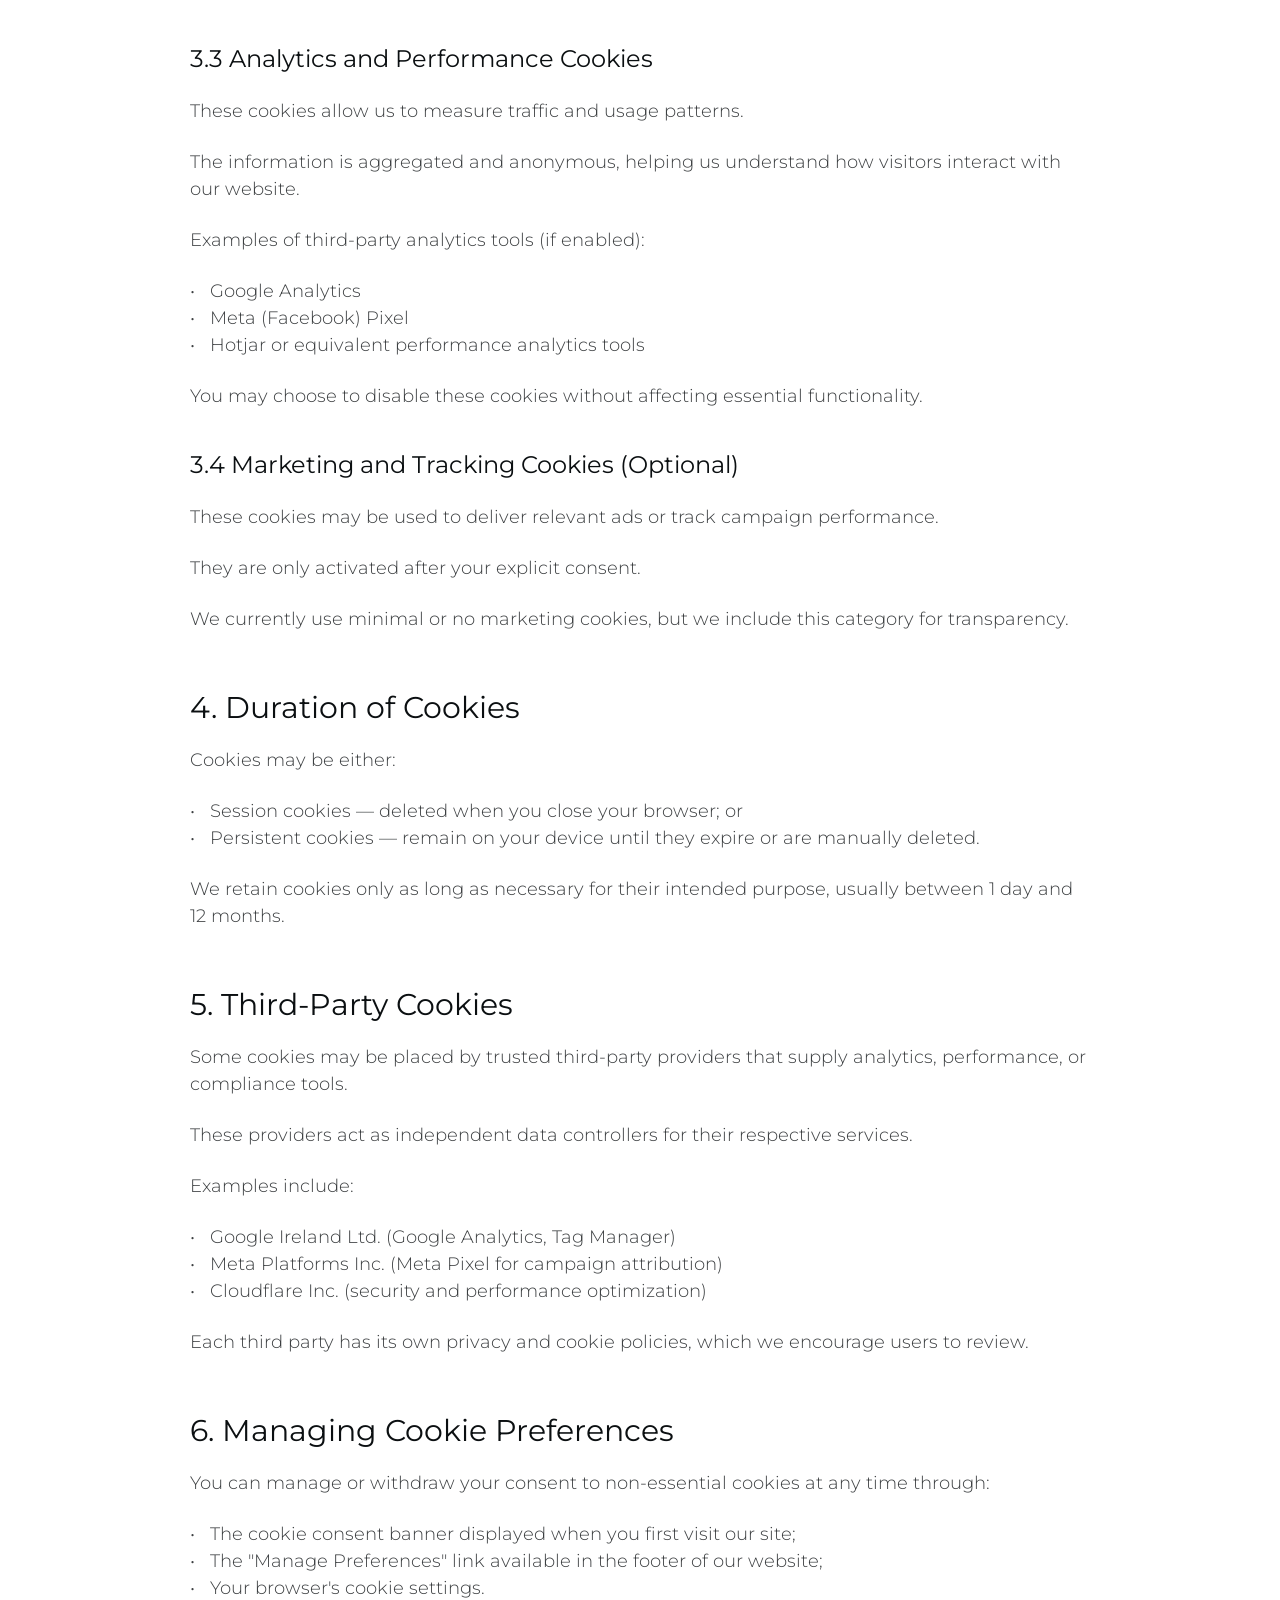
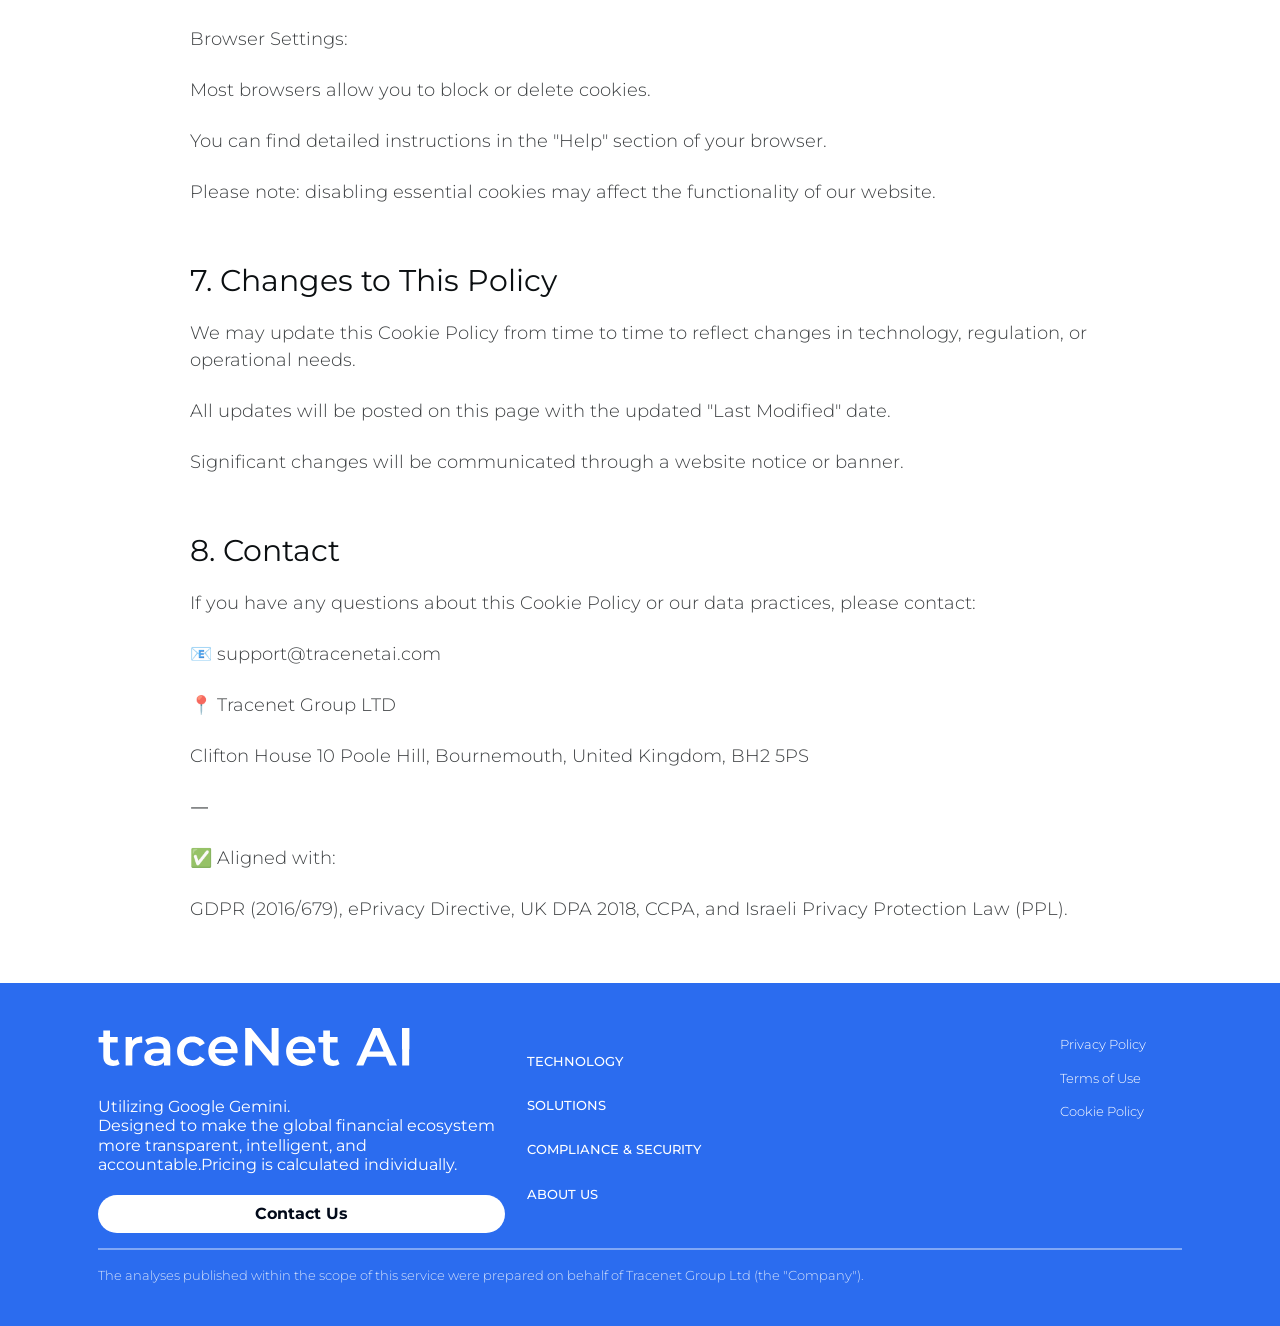
<file: cookie-policy.html>
<!doctype html>
<html lang="en">
<head>
<!-- Google Tag Manager -->
<script>(function(w,d,s,l,i){w[l]=w[l]||[];w[l].push({'gtm.start':
new Date().getTime(),event:'gtm.js'});var f=d.getElementsByTagName(s)[0],
j=d.createElement(s),dl=l!='dataLayer'?'&l='+l:'';j.async=true;j.src=
'https://www.googletagmanager.com/gtm.js?id='+i+dl;f.parentNode.insertBefore(j,f);
})(window,document,'script','dataLayer','GTM-5PRWCMGG');</script>
<!-- End Google Tag Manager -->
    <meta charset="UTF-8">
    <meta name="viewport"
          content="width=device-width, user-scalable=no, initial-scale=1.0, maximum-scale=1.0, minimum-scale=1.0">
    <meta http-equiv="X-UA-Compatible" content="ie=edge">
    <link href="images/favicon.ico" rel="icon" type="image/x-icon">
    <title>Cookie Policy</title>
    <link rel="stylesheet" href="css/policy.css">
    <link href="css/styles.css" rel="stylesheet">



</head>
<body>
<!-- Google Tag Manager (noscript) -->
<noscript><iframe src="https://www.googletagmanager.com/ns.html?id=GTM-5PRWCMGG"
height="0" width="0" style="display:none;visibility:hidden"></iframe></noscript>
<!-- End Google Tag Manager (noscript) -->
<header>
    <div class="content">
        <div class="logo">
            <a href="index.html">
                <img alt="logo" src="images/logo-main.svg">
            </a>
        </div>
        <div class="left-content">
            <div class="menu">
                <nav>
                    <div class="ul">
                        <div class="nav-list">
                            <div class="li"><a data-i18n="nav.technology" href="technology.html">TECHNOLOGY</a></div>
                            <div class="li"><a data-i18n="nav.solutions" href="solutions.html">SOLUTIONS</a></div>
                            <div class="li"><a data-i18n="nav.compliance" href="compliance-security.html">COMPLIANCE & SECURITY</a></div>
                            <div class="li"><a data-i18n="nav.about" href="about-us.html">ABOUT US</a></div>
                        </div>
                        <div class="nav-btn">
                            <div class="button-survey li">
                                <a data-i18n="nav.contact" href="index.html#contact-form-section">Contact us</a>
                            </div>
                        </div>
                        <div class="language-switcher">
                            <button class="language-switcher-toggle" aria-expanded="false" aria-haspopup="listbox" type="button">
                                <span class="language-flag" data-current-flag data-flag="gb" aria-hidden="true"></span><span class="language-label" data-current-language></span>
                                <span class="language-switcher-icon"></span>
                            </button>
                            <div class="language-switcher-menu" role="listbox">
                                <button class="language-option" data-lang-option="en" role="option" type="button"><span class="language-flag" aria-hidden="true">🇬🇧</span><span class="language-label">EN</span></button>
                                    <button class="language-option" data-lang-option="es" role="option" type="button"><span class="language-flag" aria-hidden="true">🇪🇸</span><span class="language-label">ES</span></button>
                                    <button class="language-option" data-lang-option="pl" role="option" type="button"><span class="language-flag" aria-hidden="true">🇵🇱</span><span class="language-label">PL</span></button>
                                <button class="language-option" data-lang-option="fr" role="option" type="button"><span class="language-flag" aria-hidden="true">🇫🇷</span><span class="language-label">FR</span></button>
                                    <button class="language-option" data-lang-option="hr" role="option" type="button"><span class="language-flag" aria-hidden="true">🇭🇷</span><span class="language-label">HR</span></button>
                                    <button class="language-option" data-lang-option="cz" role="option" type="button"><span class="language-flag" aria-hidden="true">🇨🇿</span><span class="language-label">CZ</span></button>
                                    <button class="language-option" data-lang-option="it" role="option" type="button"><span class="language-flag" aria-hidden="true">🇮🇹</span><span class="language-label">IT</span></button>
                                    <button class="language-option" data-lang-option="pt" role="option" type="button"><span class="language-flag" aria-hidden="true">🇵🇹</span><span class="language-label">PT</span></button>
                                    <button class="language-option" data-lang-option="de" role="option" type="button"><span class="language-flag" aria-hidden="true">🇩🇪</span><span class="language-label">DE</span></button>
                                    <button class="language-option" data-lang-option="ru" role="option" type="button"><span class="language-flag" aria-hidden="true">🇷🇺</span><span class="language-label">RU</span></button>
                                    <button class="language-option" data-lang-option="tr" role="option" type="button"><span class="language-flag" aria-hidden="true">🇹🇷</span><span class="language-label">TR</span></button>
                                    <button class="language-option" data-lang-option="el" role="option" type="button"><span class="language-flag" aria-hidden="true">🇬🇷</span><span class="language-label">EL</span></button>
                            </div>
                        </div>
                    </div>
                </nav>
            </div>
        </div>
        <div class="button-mobile-menu">
            <span class="icon">
                <span></span>
                <span></span>
                <span></span>
            </span>
        </div>
    </div>
    <div class="mobile-content">
        <div class="mobile-content-menu">
            <div class="logo">
                <a href="#">
                    <img alt="logo" src="images/logo-main.svg">
                </a>
            </div>
            <div class="menu">
                <nav>
                    <ul>
                        <li><a data-i18n="nav.technology" href="technology.html">TECHNOLOGY</a></li>
                        <li><a data-i18n="nav.solutions" href="solutions.html">SOLUTIONS</a></li>
                        <li><a data-i18n="nav.compliance" href="compliance-security.html">COMPLIANCE & SECURITY</a></li>
                        <li><a data-i18n="nav.about" href="about-us.html">ABOUT US</a></li>
                    </ul>
                </nav>
            </div>
            <div class="language-switcher mobile">
                <button class="language-switcher-toggle" aria-expanded="false" aria-haspopup="listbox" type="button">
                    <span class="language-flag" data-current-flag data-flag="gb" aria-hidden="true"></span><span class="language-label" data-current-language>EN</span>
                    <span class="language-switcher-icon"></span>
                </button>
                <div class="language-switcher-menu" role="listbox">
                    <button class="language-option" data-lang-option="en" role="option" type="button"><span class="language-flag" aria-hidden="true">🇬🇧</span><span class="language-label">EN</span></button>
                        <button class="language-option" data-lang-option="es" role="option" type="button"><span class="language-flag" aria-hidden="true">🇪🇸</span><span class="language-label">ES</span></button>
                        <button class="language-option" data-lang-option="pl" role="option" type="button"><span class="language-flag" aria-hidden="true">🇵🇱</span><span class="language-label">PL</span></button>
                    <button class="language-option" data-lang-option="fr" role="option" type="button"><span class="language-flag" aria-hidden="true">🇫🇷</span><span class="language-label">FR</span></button>
                        <button class="language-option" data-lang-option="hr" role="option" type="button"><span class="language-flag" aria-hidden="true">🇭🇷</span><span class="language-label">HR</span></button>
                        <button class="language-option" data-lang-option="cz" role="option" type="button"><span class="language-flag" aria-hidden="true">🇨🇿</span><span class="language-label">CZ</span></button>
                        <button class="language-option" data-lang-option="it" role="option" type="button"><span class="language-flag" aria-hidden="true">🇮🇹</span><span class="language-label">IT</span></button>
                        <button class="language-option" data-lang-option="pt" role="option" type="button"><span class="language-flag" aria-hidden="true">🇵🇹</span><span class="language-label">PT</span></button>
                        <button class="language-option" data-lang-option="de" role="option" type="button"><span class="language-flag" aria-hidden="true">🇩🇪</span><span class="language-label">DE</span></button>
                        <button class="language-option" data-lang-option="ru" role="option" type="button"><span class="language-flag" aria-hidden="true">🇷🇺</span><span class="language-label">RU</span></button>
                        <button class="language-option" data-lang-option="tr" role="option" type="button"><span class="language-flag" aria-hidden="true">🇹🇷</span><span class="language-label">TR</span></button>
                        <button class="language-option" data-lang-option="el" role="option" type="button"><span class="language-flag" aria-hidden="true">🇬🇷</span><span class="language-label">EL</span></button>
                </div>
            </div>
        </div>
        <div class="button-survey">
            <a data-i18n="nav.contact" href="index.html#contact-form-section">Contact us</a>
        </div>
    </div>
</header>
<main>
    <div class="title">
        <div class="title-content">
            <span class="last-updated" data-i18n="cookiePolicy.lastUpdated">Last Updated: October 2025</span>
            <p class="intro-text" data-i18n="cookiePolicy.intro1">This Cookie Policy explains how TraceNet Group Ltd. ("TraceNet," "we," "our," or "us") uses cookies and similar technologies on our websites and web applications.</p>
            <p class="intro-text" data-i18n="cookiePolicy.intro2">It should be read together with our Privacy Policy, which explains how we collect, process, and protect your personal data.</p>
        </div>
    </div>
    <div class="text-content">
        <div class="section">
            <h2 data-i18n="cookiePolicy.sections.what.title">1. What Are Cookies</h2>
            <p data-i18n="cookiePolicy.sections.what.text1">Cookies are small text files that are stored on your device (computer, tablet, or smartphone) when you visit a website.</p>
            <p data-i18n="cookiePolicy.sections.what.text2">They help websites recognize your device, remember your preferences, and improve your user experience.</p>
            <p data-i18n="cookiePolicy.sections.what.text3">Cookies may also be used for analytics, performance tracking, and — where permitted — marketing and advertising purposes.</p>
        </div>

        <div class="section">
            <h2 data-i18n="cookiePolicy.sections.usage.title">2. How We Use Cookies</h2>
            <p data-i18n="cookiePolicy.sections.usage.description">We use cookies to:</p>
            <ul>
                <li data-i18n="cookiePolicy.sections.usage.list1">Ensure the proper functioning of our website;</li>
                <li data-i18n="cookiePolicy.sections.usage.list2">Remember user preferences and language settings;</li>
                <li data-i18n="cookiePolicy.sections.usage.list3">Improve the performance, speed, and usability of our site;</li>
                <li data-i18n="cookiePolicy.sections.usage.list4">Collect anonymous usage statistics to help us improve our services;</li>
                <li data-i18n="cookiePolicy.sections.usage.list5">Support security and compliance monitoring;</li>
                <li data-i18n="cookiePolicy.sections.usage.list6">(If consented) enable analytics and advertising integrations.</li>
            </ul>
            <p data-i18n="cookiePolicy.sections.usage.note">We do not use cookies to store sensitive financial or personal information.</p>
        </div>

        <div class="section">
            <h2 data-i18n="cookiePolicy.sections.types.title">3. Types of Cookies We Use</h2>
            
            <h3 data-i18n="cookiePolicy.sections.types.necessary.title">3.1 Strictly Necessary Cookies</h3>
            <p data-i18n="cookiePolicy.sections.types.necessary.text1">These cookies are essential for the website to function properly and cannot be disabled.</p>
            <p data-i18n="cookiePolicy.sections.types.necessary.text2">They include session identifiers, authentication tokens, and security-related cookies.</p>
            <p data-i18n="cookiePolicy.sections.types.necessary.text3">Examples:</p>
            <ul>
                <li data-i18n="cookiePolicy.sections.types.necessary.list1">Session management and navigation;</li>
                <li data-i18n="cookiePolicy.sections.types.necessary.list2">User authentication and access control;</li>
                <li data-i18n="cookiePolicy.sections.types.necessary.list3">Compliance and consent tracking.</li>
            </ul>

            <h3 data-i18n="cookiePolicy.sections.types.functional.title">3.2 Functional Cookies</h3>
            <p data-i18n="cookiePolicy.sections.types.functional.text1">These cookies enable enhanced functionality and personalization, such as remembering your settings or language preferences.</p>
            <p data-i18n="cookiePolicy.sections.types.functional.text2">They may be set by us or by third-party tools integrated into our platform.</p>

            <h3 data-i18n="cookiePolicy.sections.types.analytics.title">3.3 Analytics and Performance Cookies</h3>
            <p data-i18n="cookiePolicy.sections.types.analytics.text1">These cookies allow us to measure traffic and usage patterns.</p>
            <p data-i18n="cookiePolicy.sections.types.analytics.text2">The information is aggregated and anonymous, helping us understand how visitors interact with our website.</p>
            <p data-i18n="cookiePolicy.sections.types.analytics.text3">Examples of third-party analytics tools (if enabled):</p>
            <ul>
                <li data-i18n="cookiePolicy.sections.types.analytics.list1">Google Analytics</li>
                <li data-i18n="cookiePolicy.sections.types.analytics.list2">Meta (Facebook) Pixel</li>
                <li data-i18n="cookiePolicy.sections.types.analytics.list3">Hotjar or equivalent performance analytics tools</li>
            </ul>
            <p data-i18n="cookiePolicy.sections.types.analytics.note">You may choose to disable these cookies without affecting essential functionality.</p>

            <h3 data-i18n="cookiePolicy.sections.types.marketing.title">3.4 Marketing and Tracking Cookies (Optional)</h3>
            <p data-i18n="cookiePolicy.sections.types.marketing.text1">These cookies may be used to deliver relevant ads or track campaign performance.</p>
            <p data-i18n="cookiePolicy.sections.types.marketing.text2">They are only activated after your explicit consent.</p>
            <p data-i18n="cookiePolicy.sections.types.marketing.text3">We currently use minimal or no marketing cookies, but we include this category for transparency.</p>
        </div>

        <div class="section">
            <h2 data-i18n="cookiePolicy.sections.duration.title">4. Duration of Cookies</h2>
            <p data-i18n="cookiePolicy.sections.duration.description">Cookies may be either:</p>
            <ul>
                <li data-i18n="cookiePolicy.sections.duration.list1">Session cookies — deleted when you close your browser; or</li>
                <li data-i18n="cookiePolicy.sections.duration.list2">Persistent cookies — remain on your device until they expire or are manually deleted.</li>
            </ul>
            <p data-i18n="cookiePolicy.sections.duration.note">We retain cookies only as long as necessary for their intended purpose, usually between 1 day and 12 months.</p>
        </div>

        <div class="section">
            <h2 data-i18n="cookiePolicy.sections.thirdParty.title">5. Third-Party Cookies</h2>
            <p data-i18n="cookiePolicy.sections.thirdParty.description1">Some cookies may be placed by trusted third-party providers that supply analytics, performance, or compliance tools.</p>
            <p data-i18n="cookiePolicy.sections.thirdParty.description2">These providers act as independent data controllers for their respective services.</p>
            <p data-i18n="cookiePolicy.sections.thirdParty.description3">Examples include:</p>
            <ul>
                <li data-i18n="cookiePolicy.sections.thirdParty.list1">Google Ireland Ltd. (Google Analytics, Tag Manager)</li>
                <li data-i18n="cookiePolicy.sections.thirdParty.list2">Meta Platforms Inc. (Meta Pixel for campaign attribution)</li>
                <li data-i18n="cookiePolicy.sections.thirdParty.list3">Cloudflare Inc. (security and performance optimization)</li>
            </ul>
            <p data-i18n="cookiePolicy.sections.thirdParty.note">Each third party has its own privacy and cookie policies, which we encourage users to review.</p>
        </div>

        <div class="section">
            <h2 data-i18n="cookiePolicy.sections.manage.title">6. Managing Cookie Preferences</h2>
            <p data-i18n="cookiePolicy.sections.manage.description">You can manage or withdraw your consent to non-essential cookies at any time through:</p>
            <ul>
                <li data-i18n="cookiePolicy.sections.manage.list1">The cookie consent banner displayed when you first visit our site;</li>
                <li data-i18n="cookiePolicy.sections.manage.list2">The "Manage Preferences" link available in the footer of our website;</li>
                <li data-i18n="cookiePolicy.sections.manage.list3">Your browser's cookie settings.</li>
            </ul>
            <p data-i18n="cookiePolicy.sections.manage.browserTitle">Browser Settings:</p>
            <p data-i18n="cookiePolicy.sections.manage.browserText1">Most browsers allow you to block or delete cookies.</p>
            <p data-i18n="cookiePolicy.sections.manage.browserText2">You can find detailed instructions in the "Help" section of your browser.</p>
            <p data-i18n="cookiePolicy.sections.manage.note">Please note: disabling essential cookies may affect the functionality of our website.</p>
        </div>

        <div class="section">
            <h2 data-i18n="cookiePolicy.sections.changes.title">7. Changes to This Policy</h2>
            <p data-i18n="cookiePolicy.sections.changes.description1">We may update this Cookie Policy from time to time to reflect changes in technology, regulation, or operational needs.</p>
            <p data-i18n="cookiePolicy.sections.changes.description2">All updates will be posted on this page with the updated "Last Modified" date.</p>
            <p data-i18n="cookiePolicy.sections.changes.description3">Significant changes will be communicated through a website notice or banner.</p>
        </div>

        <div class="section">
            <h2 data-i18n="cookiePolicy.sections.contact.title">8. Contact</h2>
            <p data-i18n="cookiePolicy.sections.contact.description">If you have any questions about this Cookie Policy or our data practices, please contact:</p>
            <p data-i18n="cookiePolicy.sections.contact.email">📧 support@tracenetai.com</p>
            <p data-i18n="cookiePolicy.sections.contact.company">📍 TraceNet Group Ltd.</p>
            <p data-i18n="cookiePolicy.sections.contact.address">Clifton House 10 Poole Hill, Bournemouth, United Kingdom, BH2 5PS</p>
            <p data-i18n="cookiePolicy.sections.contact.separator">⸻</p>
            <p data-i18n="cookiePolicy.sections.contact.compliantLabel">✅ Designed to support compliance with:</p>
            <p data-i18n="cookiePolicy.sections.contact.compliantList">GDPR (2016/679), ePrivacy Directive, UK DPA 2018, CCPA, and Israeli Privacy Protection Law (PPL).</p>
        </div>
    </div>
</main>
<footer class="site-footer">
    <div class="footer-container">
        <div class="footer-row">
            <div class="footer-box">
                <div class="footer-logo">
                    <img src="images/footer-logo.svg" alt="traceNet AI Logo">
                </div>
                <p class="footer-description" data-i18n="footer.description" data-i18n-html="true">
                    Utilizing Google Gemini.<br>
                    Designed to make the global financial ecosystem more transparent, intelligent, and accountable.
                </p>
                <a href="index.html#contact-form-section" class="footer-contact-btn" data-i18n="footer.contact">Contact Us</a>
            </div>
            <div class="footer-menu">
                <nav class="footer-nav">
                    <a href="technology.html" class="footer-nav-link" data-i18n="nav.technology">TECHNOLOGY</a>
                    <a href="solutions.html" class="footer-nav-link" data-i18n="nav.solutions">SOLUTIONS</a>
                    <a href="compliance-security.html" class="footer-nav-link" data-i18n="nav.compliance">COMPLIANCE & SECURITY</a>
                    <a href="about-us.html" class="footer-nav-link" data-i18n="nav.about">ABOUT US</a>
                </nav>
            </div>
            <div class="footer-sub-menu">
                <a href="privacy-policy.html" class="footer-sub-link" data-i18n="footer.privacy">Privacy Policy</a>
                <a href="terms-of-use.html" class="footer-sub-link" data-i18n="footer.terms">Terms of Use</a>
                <a href="cookie-policy.html" class="footer-sub-link" data-i18n="footer.cookie">Cookie Policy</a>
            </div>
        </div>
        <div class="footer-legal">
            <p data-i18n="footer.legal">The analyses published within the scope of this service were prepared on behalf of Tracenet Group Ltd (the "Company").</p>
        </div>
    </div>
</footer>
<div class="cookie-banner" id="cookieBanner">
    <div class="cookie-banner-content">
        <div class="cookie-banner-text">
            <h5 data-i18n="cookie.title">
                This website uses cookies to improve the user experience and analyze traffic.
            </h5>
            <p data-i18n="cookie.description">
                By clicking the "Continue" button or by continuing to use the website, you consent to the use of
                cookies in your browser. You can manage cookies at any time in your browser settings. For more
                information, please read our Privacy Policy, Cookie Policy, and User Agreement.
            </p>
        </div>
        <div class="cookie-banner-buttons">
            <button class="cookie-banner-btn cookie-banner-btn-primary" id="closeCookies" data-i18n="cookie.close">Close</button>
            <button class="cookie-banner-btn cookie-banner-btn-secondary" id="acceptAllCookies" data-i18n="cookie.accept">Continue</button>
        </div>
    </div>
</div>
<script src="scripts/main.js"></script>
<script src="scripts/i18n.js"></script>
</body>
</html>
</file>
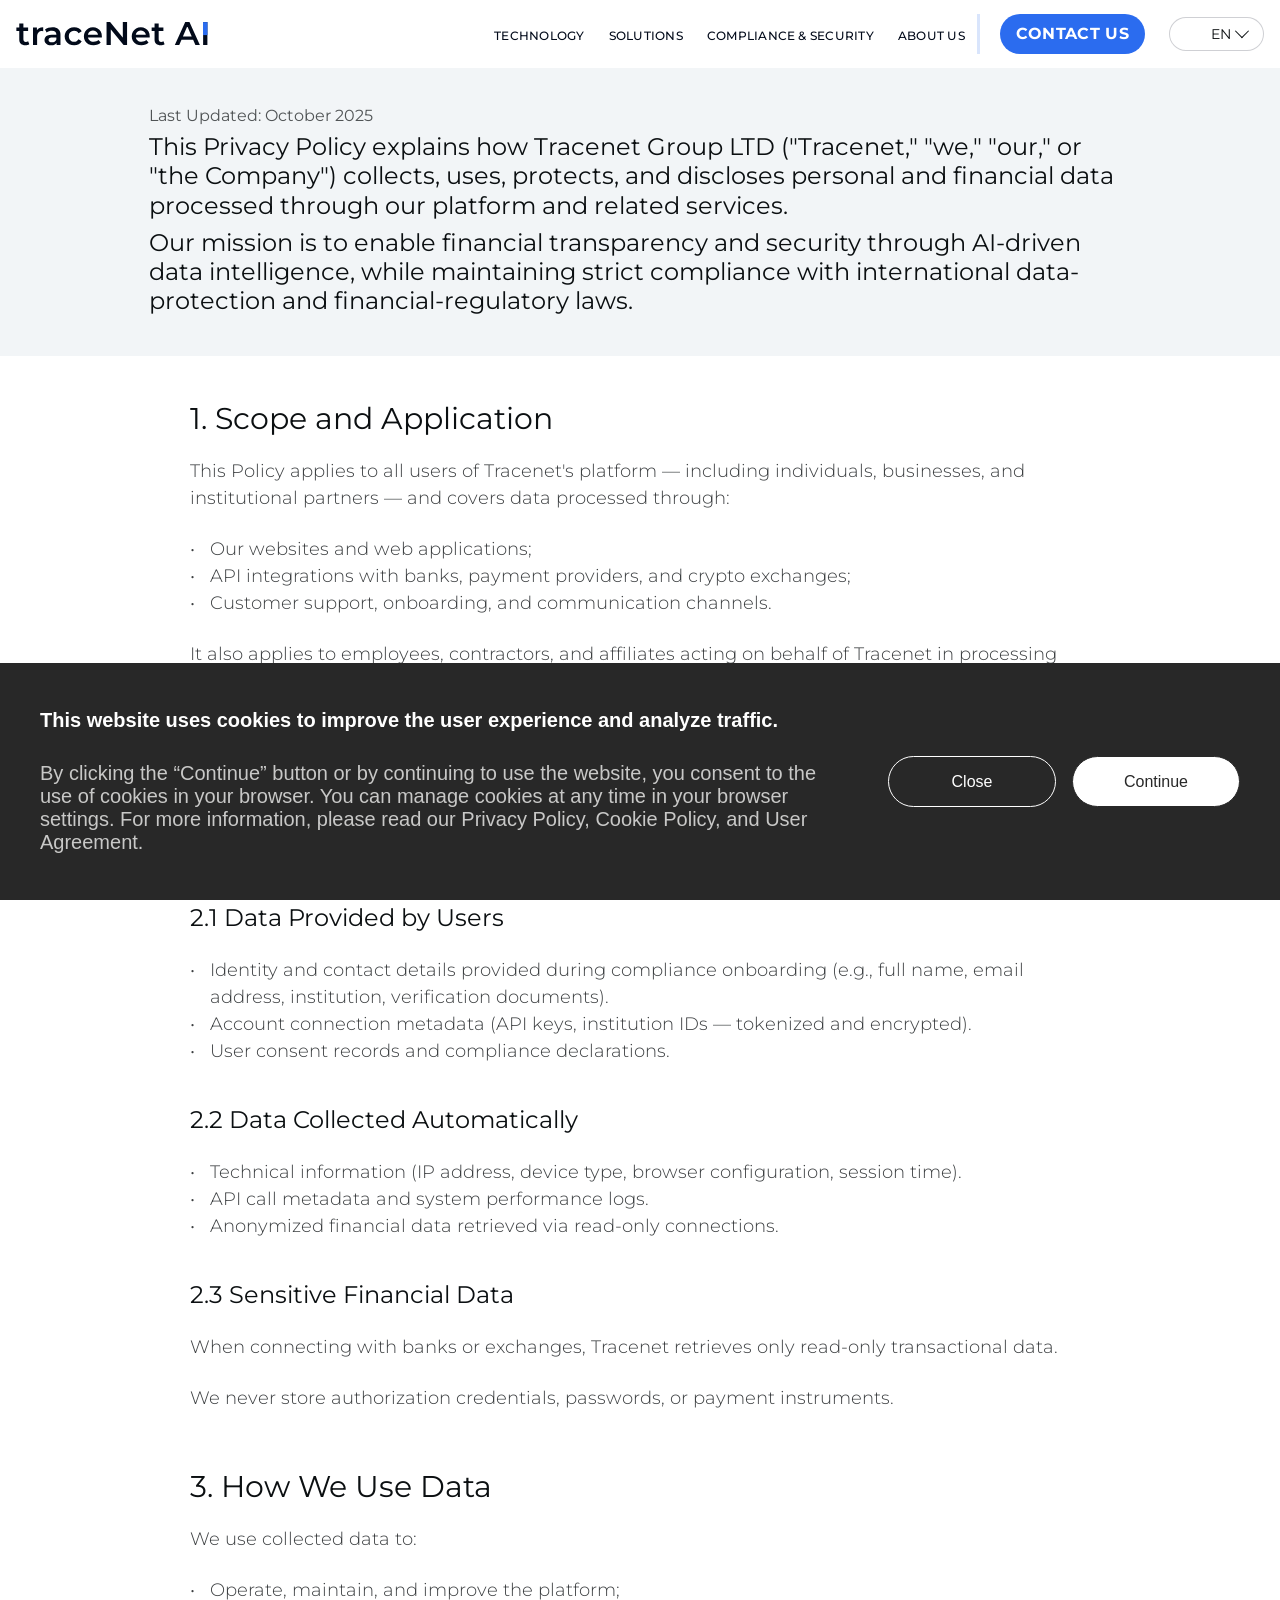
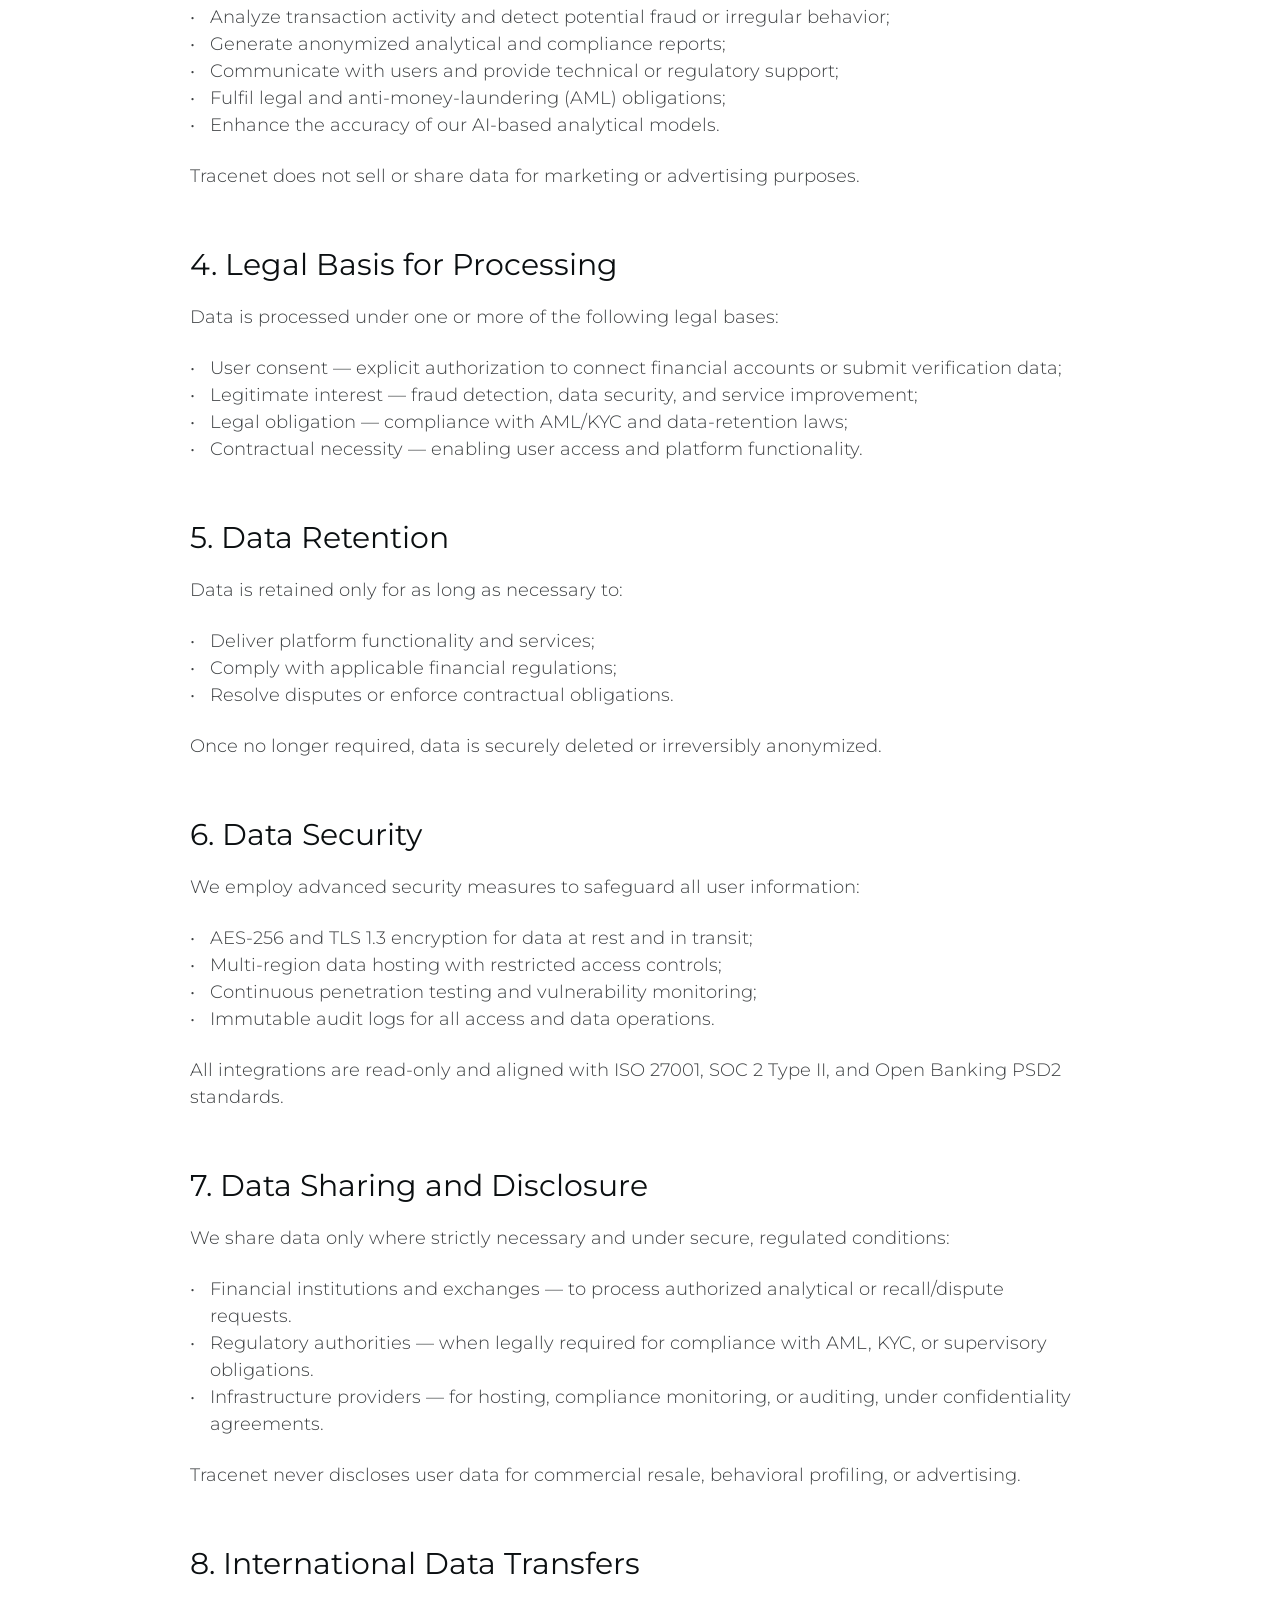
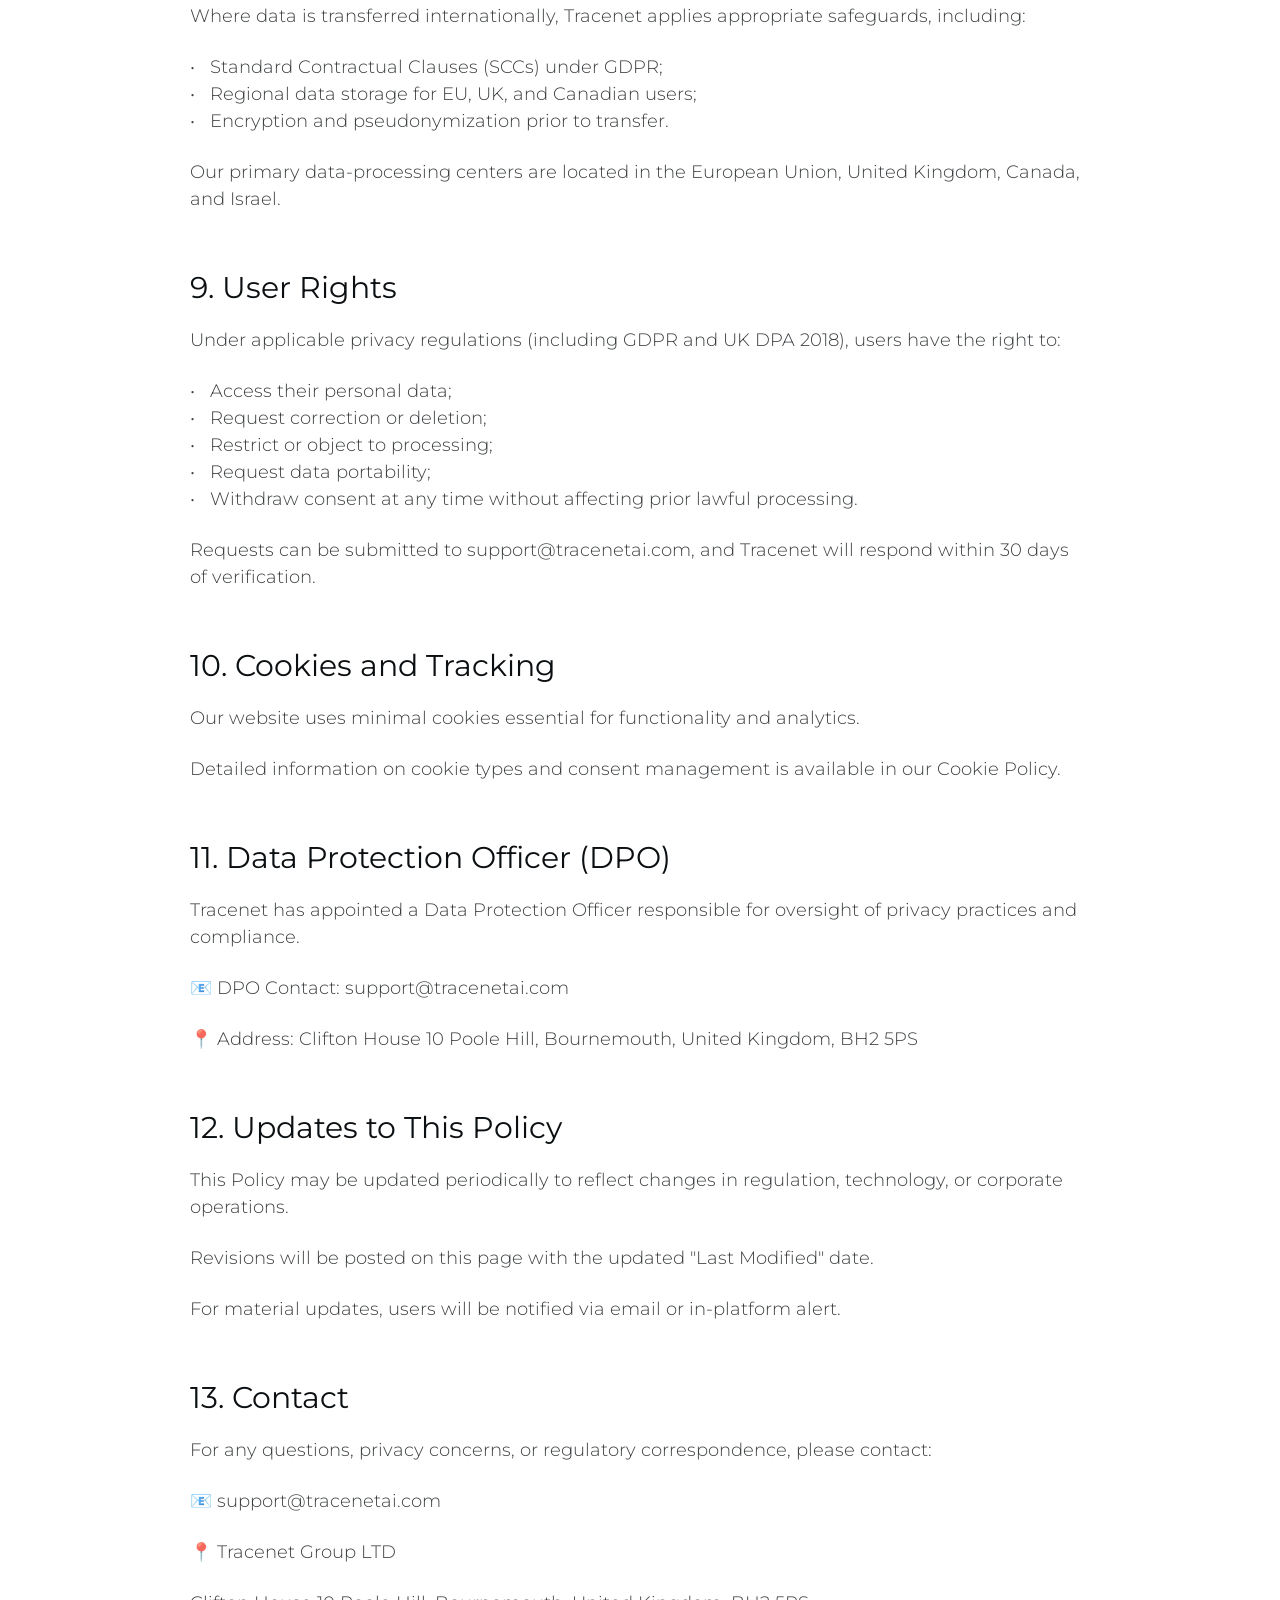
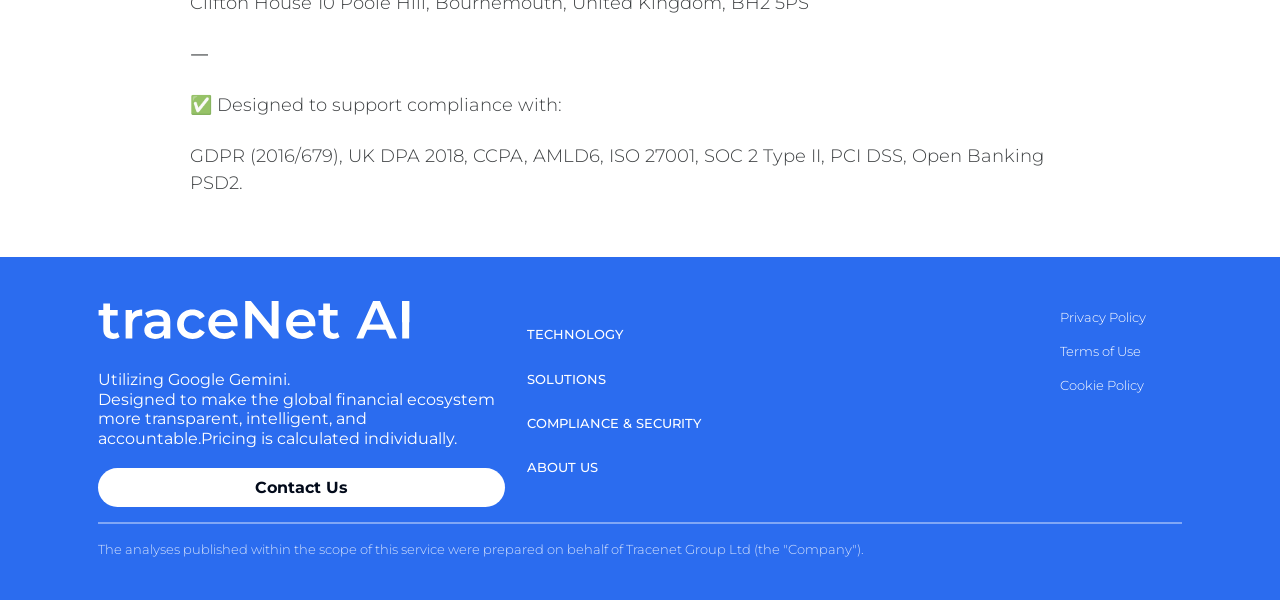
<file: privacy-policy.html>
<!doctype html>
<html lang="en">
<head>
<!-- Google Tag Manager -->
<script>(function(w,d,s,l,i){w[l]=w[l]||[];w[l].push({'gtm.start':
new Date().getTime(),event:'gtm.js'});var f=d.getElementsByTagName(s)[0],
j=d.createElement(s),dl=l!='dataLayer'?'&l='+l:'';j.async=true;j.src=
'https://www.googletagmanager.com/gtm.js?id='+i+dl;f.parentNode.insertBefore(j,f);
})(window,document,'script','dataLayer','GTM-5PRWCMGG');</script>
<!-- End Google Tag Manager -->
    <meta charset="UTF-8">
    <meta name="viewport"
          content="width=device-width, user-scalable=no, initial-scale=1.0, maximum-scale=1.0, minimum-scale=1.0">
    <meta http-equiv="X-UA-Compatible" content="ie=edge">
    <link href="images/favicon.ico" rel="icon" type="image/x-icon">
    <title>Privacy Policy</title>
    <link rel="stylesheet" href="css/privacy.css">
    <link rel="stylesheet" href="css/styles.css">


</head>
<body>
<!-- Google Tag Manager (noscript) -->
<noscript><iframe src="https://www.googletagmanager.com/ns.html?id=GTM-5PRWCMGG"
height="0" width="0" style="display:none;visibility:hidden"></iframe></noscript>
<!-- End Google Tag Manager (noscript) -->
<header>
    <div class="content">
        <div class="logo">
            <a href="index.html">
                <img alt="logo" src="images/logo-main.svg">
            </a>
        </div>
        <div class="left-content">
            <div class="menu">
                <nav>
                    <div class="ul">
                        <div class="nav-list">
                            <div class="li"><a data-i18n="nav.technology" href="technology.html">TECHNOLOGY</a></div>
                            <div class="li"><a data-i18n="nav.solutions" href="solutions.html">SOLUTIONS</a></div>
                            <div class="li"><a data-i18n="nav.compliance" href="compliance-security.html">COMPLIANCE & SECURITY</a></div>
                            <div class="li"><a data-i18n="nav.about" href="about-us.html">ABOUT US</a></div>
                        </div>
                        <div class="nav-btn">
                            <div class="button-survey li">
                                <a data-i18n="nav.contact" href="index.html#contact-form-section">Contact us</a>
                            </div>
                        </div>
                        <div class="language-switcher">
                            <button class="language-switcher-toggle" aria-expanded="false" aria-haspopup="listbox" type="button">
                                <span class="language-flag" data-current-flag data-flag="gb" aria-hidden="true"></span><span class="language-label" data-current-language></span>
                                <span class="language-switcher-icon"></span>
                            </button>
                            <div class="language-switcher-menu" role="listbox">
                                <button class="language-option" data-lang-option="en" role="option" type="button"><span class="language-flag" aria-hidden="true">🇬🇧</span><span class="language-label">EN</span></button>
                                    <button class="language-option" data-lang-option="es" role="option" type="button"><span class="language-flag" aria-hidden="true">🇪🇸</span><span class="language-label">ES</span></button>
                                    <button class="language-option" data-lang-option="pl" role="option" type="button"><span class="language-flag" aria-hidden="true">🇵🇱</span><span class="language-label">PL</span></button>
                                <button class="language-option" data-lang-option="fr" role="option" type="button"><span class="language-flag" aria-hidden="true">🇫🇷</span><span class="language-label">FR</span></button>
                                    <button class="language-option" data-lang-option="hr" role="option" type="button"><span class="language-flag" aria-hidden="true">🇭🇷</span><span class="language-label">HR</span></button>
                                    <button class="language-option" data-lang-option="cz" role="option" type="button"><span class="language-flag" aria-hidden="true">🇨🇿</span><span class="language-label">CZ</span></button>
                                    <button class="language-option" data-lang-option="it" role="option" type="button"><span class="language-flag" aria-hidden="true">🇮🇹</span><span class="language-label">IT</span></button>
                                    <button class="language-option" data-lang-option="pt" role="option" type="button"><span class="language-flag" aria-hidden="true">🇵🇹</span><span class="language-label">PT</span></button>
                                    <button class="language-option" data-lang-option="de" role="option" type="button"><span class="language-flag" aria-hidden="true">🇩🇪</span><span class="language-label">DE</span></button>
                                    <button class="language-option" data-lang-option="ru" role="option" type="button"><span class="language-flag" aria-hidden="true">🇷🇺</span><span class="language-label">RU</span></button>
                                    <button class="language-option" data-lang-option="tr" role="option" type="button"><span class="language-flag" aria-hidden="true">🇹🇷</span><span class="language-label">TR</span></button>
                                    <button class="language-option" data-lang-option="el" role="option" type="button"><span class="language-flag" aria-hidden="true">🇬🇷</span><span class="language-label">EL</span></button>
                            </div>
                        </div>
                    </div>
                </nav>
            </div>
        </div>
        <div class="button-mobile-menu">
            <span class="icon">
                <span></span>
                <span></span>
                <span></span>
            </span>
        </div>
    </div>
    <div class="mobile-content">
        <div class="mobile-content-menu">
            <div class="logo">
                <a href="#">
                    <img alt="logo" src="images/logo-main.svg">
                </a>
            </div>
            <div class="menu">
                <nav>
                    <ul>
                        <li><a data-i18n="nav.technology" href="technology.html">TECHNOLOGY</a></li>
                        <li><a data-i18n="nav.solutions" href="solutions.html">SOLUTIONS</a></li>
                        <li><a data-i18n="nav.compliance" href="compliance-security.html">COMPLIANCE & SECURITY</a></li>
                        <li><a data-i18n="nav.about" href="about-us.html">ABOUT US</a></li>
                    </ul>
                </nav>
            </div>
            <div class="language-switcher mobile">
                <button class="language-switcher-toggle" aria-expanded="false" aria-haspopup="listbox" type="button">
                    <span class="language-flag" data-current-flag data-flag="gb" aria-hidden="true"></span><span class="language-label" data-current-language>EN</span>
                    <span class="language-switcher-icon"></span>
                </button>
                <div class="language-switcher-menu" role="listbox">
                    <button class="language-option" data-lang-option="en" role="option" type="button"><span class="language-flag" aria-hidden="true">🇬🇧</span><span class="language-label">EN</span></button>
                        <button class="language-option" data-lang-option="es" role="option" type="button"><span class="language-flag" aria-hidden="true">🇪🇸</span><span class="language-label">ES</span></button>
                        <button class="language-option" data-lang-option="pl" role="option" type="button"><span class="language-flag" aria-hidden="true">🇵🇱</span><span class="language-label">PL</span></button>
                    <button class="language-option" data-lang-option="fr" role="option" type="button"><span class="language-flag" aria-hidden="true">🇫🇷</span><span class="language-label">FR</span></button>
                        <button class="language-option" data-lang-option="hr" role="option" type="button"><span class="language-flag" aria-hidden="true">🇭🇷</span><span class="language-label">HR</span></button>
                        <button class="language-option" data-lang-option="cz" role="option" type="button"><span class="language-flag" aria-hidden="true">🇨🇿</span><span class="language-label">CZ</span></button>
                        <button class="language-option" data-lang-option="it" role="option" type="button"><span class="language-flag" aria-hidden="true">🇮🇹</span><span class="language-label">IT</span></button>
                        <button class="language-option" data-lang-option="pt" role="option" type="button"><span class="language-flag" aria-hidden="true">🇵🇹</span><span class="language-label">PT</span></button>
                        <button class="language-option" data-lang-option="de" role="option" type="button"><span class="language-flag" aria-hidden="true">🇩🇪</span><span class="language-label">DE</span></button>
                        <button class="language-option" data-lang-option="ru" role="option" type="button"><span class="language-flag" aria-hidden="true">🇷🇺</span><span class="language-label">RU</span></button>
                        <button class="language-option" data-lang-option="tr" role="option" type="button"><span class="language-flag" aria-hidden="true">🇹🇷</span><span class="language-label">TR</span></button>
                        <button class="language-option" data-lang-option="el" role="option" type="button"><span class="language-flag" aria-hidden="true">🇬🇷</span><span class="language-label">EL</span></button>
                </div>
            </div>
        </div>
        <div class="button-survey">
            <a data-i18n="nav.contact" href="index.html#contact-form-section">Contact us</a>
        </div>
    </div>
</header>
<main>
<div class="title">
        <div class="title-content">
            <span class="last-updated" data-i18n="privacy.lastUpdated">Last Updated: October 2025</span>
            <p class="intro-text" data-i18n="privacy.intro1">This Privacy Policy explains how TraceNet Group Ltd. ("TraceNet," "we," "our," or "the Company") collects, uses, protects, and discloses personal and financial data processed through our platform and related services.</p>
            <p class="intro-text" data-i18n="privacy.intro2">Our mission is to enable financial transparency and security through AI-driven data intelligence, while maintaining strict compliance with international data-protection and financial-regulatory laws.</p>
        </div>
    </div>
    <div class="text-content">
        <div class="section">
            <h2 data-i18n="privacy.sections.scope.title">1. Scope and Application</h2>
            <p data-i18n="privacy.sections.scope.description1">This Policy applies to all users of TraceNet's platform — including individuals, businesses, and institutional partners — and covers data processed through:</p>
            <ul>
                <li data-i18n="privacy.sections.scope.list1">Our websites and web applications;</li>
                <li data-i18n="privacy.sections.scope.list2">API integrations with banks, payment providers, and crypto exchanges;</li>
                <li data-i18n="privacy.sections.scope.list3">Customer support, onboarding, and communication channels.</li>
            </ul>
            <p data-i18n="privacy.sections.scope.description2">It also applies to employees, contractors, and affiliates acting on behalf of TraceNet in processing user data.</p>
        </div>

        <div class="section">
            <h2 data-i18n="privacy.sections.data.title">2. Data We Collect</h2>
            <p data-i18n="privacy.sections.data.description">We collect only the data necessary to operate our services, ensure compliance, and improve system performance.</p>

            <h3 data-i18n="privacy.sections.data.userData.title">2.1 Data Provided by Users</h3>
            <ul>
                <li data-i18n="privacy.sections.data.userData.list1">Identity and contact details provided during compliance onboarding (e.g., full name, email address, institution, verification documents).</li>
                <li data-i18n="privacy.sections.data.userData.list2">Account connection metadata (API keys, institution IDs — tokenized and encrypted).</li>
                <li data-i18n="privacy.sections.data.userData.list3">User consent records and compliance declarations.</li>
            </ul>

            <h3 data-i18n="privacy.sections.data.autoData.title">2.2 Data Collected Automatically</h3>
            <ul>
                <li data-i18n="privacy.sections.data.autoData.list1">Technical information (IP address, device type, browser configuration, session time).</li>
                <li data-i18n="privacy.sections.data.autoData.list2">API call metadata and system performance logs.</li>
                <li data-i18n="privacy.sections.data.autoData.list3">Anonymized financial data retrieved via read-only connections.</li>
            </ul>

            <h3 data-i18n="privacy.sections.data.sensitive.title">2.3 Sensitive Financial Data</h3>
            <p data-i18n="privacy.sections.data.sensitive.text1">Where the platform is connected to financial institutions or digital-asset service providers via read-only interfaces, TraceNet processes only transactional data required for analytical purposes.</p>
            <p data-i18n="privacy.sections.data.sensitive.text2">We never store authorization credentials, passwords, or payment instruments.</p>
        </div>

        <div class="section">
            <h2 data-i18n="privacy.sections.usage.title">3. How We Use Data</h2>
            <p data-i18n="privacy.sections.usage.description">We use collected data to:</p>
            <ul>
                <li data-i18n="privacy.sections.usage.list1">Operate, maintain, and improve the platform;</li>
                <li data-i18n="privacy.sections.usage.list2">Analyze transaction activity and detect potential fraud or irregular behavior;</li>
                <li data-i18n="privacy.sections.usage.list3">Generate anonymized analytical and compliance reports;</li>
                <li data-i18n="privacy.sections.usage.list4">Communicate with users and provide technical or regulatory support;</li>
                <li data-i18n="privacy.sections.usage.list5">Fulfil legal and anti-money-laundering (AML) obligations;</li>
                <li data-i18n="privacy.sections.usage.list6">Enhance the accuracy of our AI-based analytical models.</li>
            </ul>
            <p data-i18n="privacy.sections.usage.note">TraceNet does not sell or share data for marketing or advertising purposes.</p>
        </div>

        <div class="section">
            <h2 data-i18n="privacy.sections.legalBasis.title">4. Legal Basis for Processing</h2>
            <p data-i18n="privacy.sections.legalBasis.description">Data is processed under one or more of the following legal bases:</p>
            <ul>
                <li data-i18n="privacy.sections.legalBasis.list1">User consent — explicit authorization to connect financial accounts or submit verification data;</li>
                <li data-i18n="privacy.sections.legalBasis.list2">Legitimate interest — fraud detection, data security, and service improvement;</li>
                <li data-i18n="privacy.sections.legalBasis.list3">Legal obligation — compliance with AML/KYC and data-retention laws;</li>
                <li data-i18n="privacy.sections.legalBasis.list4">Contractual necessity — enabling user access and platform functionality.</li>
            </ul>
        </div>

        <div class="section">
            <h2 data-i18n="privacy.sections.retention.title">5. Data Retention</h2>
            <p data-i18n="privacy.sections.retention.description">Data is retained only for as long as necessary to:</p>
            <ul>
                <li data-i18n="privacy.sections.retention.list1">Deliver platform functionality and services;</li>
                <li data-i18n="privacy.sections.retention.list2">Comply with applicable financial regulations;</li>
                <li data-i18n="privacy.sections.retention.list3">Resolve disputes or enforce contractual obligations.</li>
            </ul>
            <p data-i18n="privacy.sections.retention.note">Once no longer required, data is securely deleted or irreversibly anonymized.</p>
        </div>

        <div class="section">
            <h2 data-i18n="privacy.sections.security.title">6. Data Security</h2>
            <p data-i18n="privacy.sections.security.description">We employ advanced security measures to safeguard all user information:</p>
            <ul>
                <li data-i18n="privacy.sections.security.list1">AES-256 and TLS 1.3 encryption for data at rest and in transit;</li>
                <li data-i18n="privacy.sections.security.list2">Multi-region data hosting with restricted access controls;</li>
                <li data-i18n="privacy.sections.security.list3">Continuous penetration testing and vulnerability monitoring;</li>
                <li data-i18n="privacy.sections.security.list4">Immutable audit logs for all access and data operations.</li>
            </ul>
            <p data-i18n="privacy.sections.security.note">All integrations are designed to operate in read-only mode and are implemented in line with widely used security and privacy standards, such as ISO 27001, SOC 2 Type II, and Open Banking PSD2, where applicable.</p>
        </div>

        <div class="section">
            <h2 data-i18n="privacy.sections.sharing.title">7. Data Sharing and Disclosure</h2>
            <p data-i18n="privacy.sections.sharing.description">We share data only where strictly necessary and under secure, regulated conditions:</p>
            <ul>
                <li data-i18n="privacy.sections.sharing.list1">Financial institutions and exchanges — to process authorized analytical or recall/dispute requests.</li>
                <li data-i18n="privacy.sections.sharing.list2">Regulatory authorities — when legally required for compliance with AML, KYC, or supervisory obligations.</li>
                <li data-i18n="privacy.sections.sharing.list3">Infrastructure providers — for hosting, compliance monitoring, or auditing, under confidentiality agreements.</li>
            </ul>
            <p data-i18n="privacy.sections.sharing.note">TraceNet never discloses user data for commercial resale, behavioral profiling, or advertising.</p>
        </div>

        <div class="section">
            <h2 data-i18n="privacy.sections.transfers.title">8. International Data Transfers</h2>
            <p data-i18n="privacy.sections.transfers.description">Where data is transferred internationally, TraceNet applies appropriate safeguards, including:</p>
            <ul>
                <li data-i18n="privacy.sections.transfers.list1">Standard Contractual Clauses (SCCs) under GDPR;</li>
                <li data-i18n="privacy.sections.transfers.list2">Regional data storage for EU, UK, and Canadian users;</li>
                <li data-i18n="privacy.sections.transfers.list3">Encryption and pseudonymization prior to transfer.</li>
            </ul>
            <p data-i18n="privacy.sections.transfers.note">Our primary data-processing centers are located in the European Union, United Kingdom, Canada, and Israel.</p>
        </div>

        <div class="section">
            <h2 data-i18n="privacy.sections.rights.title">9. User Rights</h2>
            <p data-i18n="privacy.sections.rights.description">Under applicable privacy regulations (including GDPR and UK DPA 2018), users have the right to:</p>
            <ul>
                <li data-i18n="privacy.sections.rights.list1">Access their personal data;</li>
                <li data-i18n="privacy.sections.rights.list2">Request correction or deletion;</li>
                <li data-i18n="privacy.sections.rights.list3">Restrict or object to processing;</li>
                <li data-i18n="privacy.sections.rights.list4">Request data portability;</li>
                <li data-i18n="privacy.sections.rights.list5">Withdraw consent at any time without affecting prior lawful processing.</li>
            </ul>
            <p data-i18n="privacy.sections.rights.note">Requests can be submitted to support@tracenetai.com, and TraceNet will respond within 30 days of verification.</p>
        </div>

        <div class="section">
            <h2 data-i18n="privacy.sections.cookies.title">10. Cookies and Tracking</h2>
            <p data-i18n="privacy.sections.cookies.description1">Our website uses minimal cookies essential for functionality and analytics.</p>
            <p data-i18n="privacy.sections.cookies.description2">Detailed information on cookie types and consent management is available in our Cookie Policy.</p>
        </div>

        <div class="section">
            <h2 data-i18n="privacy.sections.dpo.title">11. Data Protection Officer (DPO)</h2>
            <p data-i18n="privacy.sections.dpo.description">TraceNet has appointed a Data Protection Officer responsible for oversight of privacy practices and compliance.</p>
            <p data-i18n="privacy.sections.dpo.contact">📧 DPO Contact: support@tracenetai.com</p>
            <p data-i18n="privacy.sections.dpo.address">📍 Address: TraceNet Group Ltd., Clifton House 10 Poole Hill, Bournemouth, United Kingdom, BH2 5PS</p>
        </div>

        <div class="section">
            <h2 data-i18n="privacy.sections.updates.title">12. Updates to This Policy</h2>
            <p data-i18n="privacy.sections.updates.description1">This Policy may be updated periodically to reflect changes in regulation, technology, or corporate operations.</p>
            <p data-i18n="privacy.sections.updates.description2">Revisions will be posted on this page with the updated "Last Modified" date.</p>
            <p data-i18n="privacy.sections.updates.description3">For material updates, users will be notified via email or in-platform alert.</p>
        </div>

        <div class="section">
            <h2 data-i18n="privacy.sections.contact.title">13. Contact</h2>
            <p data-i18n="privacy.sections.contact.description">For any questions, privacy concerns, or regulatory correspondence, please contact:</p>
            <p data-i18n="privacy.sections.contact.email">📧 support@tracenetai.com</p>
            <p data-i18n="privacy.sections.contact.company">📍 TraceNet Group Ltd.</p>
            <p data-i18n="privacy.sections.contact.address">Clifton House 10 Poole Hill, Bournemouth, United Kingdom, BH2 5PS</p>
            <p data-i18n="privacy.sections.contact.separator">⸻</p>
            <p data-i18n="privacy.sections.contact.compliantLabel">✅ The platform is designed to operate in compliance with applicable regulations and to align with recognised industry standards, including:</p>
            <p data-i18n="privacy.sections.contact.compliantList">GDPR (2016/679), UK DPA 2018, CCPA, AMLD6, ISO 27001, SOC 2 Type II, PCI DSS, Open Banking PSD2.</p>
        </div>
    </div>
</main>
<footer class="site-footer">
    <div class="footer-container">
        <div class="footer-row">
            <div class="footer-box">
                <div class="footer-logo">
                    <img src="images/footer-logo.svg" alt="traceNet AI Logo">
                </div>
                <p class="footer-description" data-i18n="footer.description" data-i18n-html="true">
                    Utilizing Google Gemini.<br>
                    Designed to make the global financial ecosystem more transparent, intelligent, and accountable.
                </p>
                <a href="index.html#contact-form-section" class="footer-contact-btn" data-i18n="footer.contact">Contact Us</a>
            </div>
            <div class="footer-menu">
                <nav class="footer-nav">
                    <a href="technology.html" class="footer-nav-link" data-i18n="nav.technology">TECHNOLOGY</a>
                    <a href="solutions.html" class="footer-nav-link" data-i18n="nav.solutions">SOLUTIONS</a>
                    <a href="compliance-security.html" class="footer-nav-link" data-i18n="nav.compliance">COMPLIANCE & SECURITY</a>
                    <a href="about-us.html" class="footer-nav-link" data-i18n="nav.about">ABOUT US</a>
                </nav>
            </div>
            <div class="footer-sub-menu">
                <a href="privacy-policy.html" class="footer-sub-link" data-i18n="footer.privacy">Privacy Policy</a>
                <a href="terms-of-use.html" class="footer-sub-link" data-i18n="footer.terms">Terms of Use</a>
                <a href="cookie-policy.html" class="footer-sub-link" data-i18n="footer.cookie">Cookie Policy</a>
            </div>
        </div>
        <div class="footer-legal">
            <p data-i18n="footer.legal">The analyses published within the scope of this service were prepared on behalf of Tracenet Group Ltd (the "Company").</p>
        </div>
    </div>
</footer>
<div class="cookie-banner" id="cookieBanner">
    <div class="cookie-banner-content">
        <div class="cookie-banner-text">
            <h5 data-i18n="cookie.title">
                This website uses cookies to improve the user experience and analyze traffic.
            </h5>
            <p data-i18n="cookie.description">
                By clicking the "Continue" button or by continuing to use the website, you consent to the use of
                cookies in your browser. You can manage cookies at any time in your browser settings. For more
                information, please read our Privacy Policy, Cookie Policy, and User Agreement.
            </p>
        </div>
        <div class="cookie-banner-buttons">
            <button class="cookie-banner-btn cookie-banner-btn-primary" id="closeCookies" data-i18n="cookie.close">Close</button>
            <button class="cookie-banner-btn cookie-banner-btn-secondary" id="acceptAllCookies" data-i18n="cookie.accept">Continue</button>
        </div>
    </div>
</div>
<script src="scripts/main.js"></script>
<script src="scripts/i18n.js"></script>
</body>
</html>
</file>
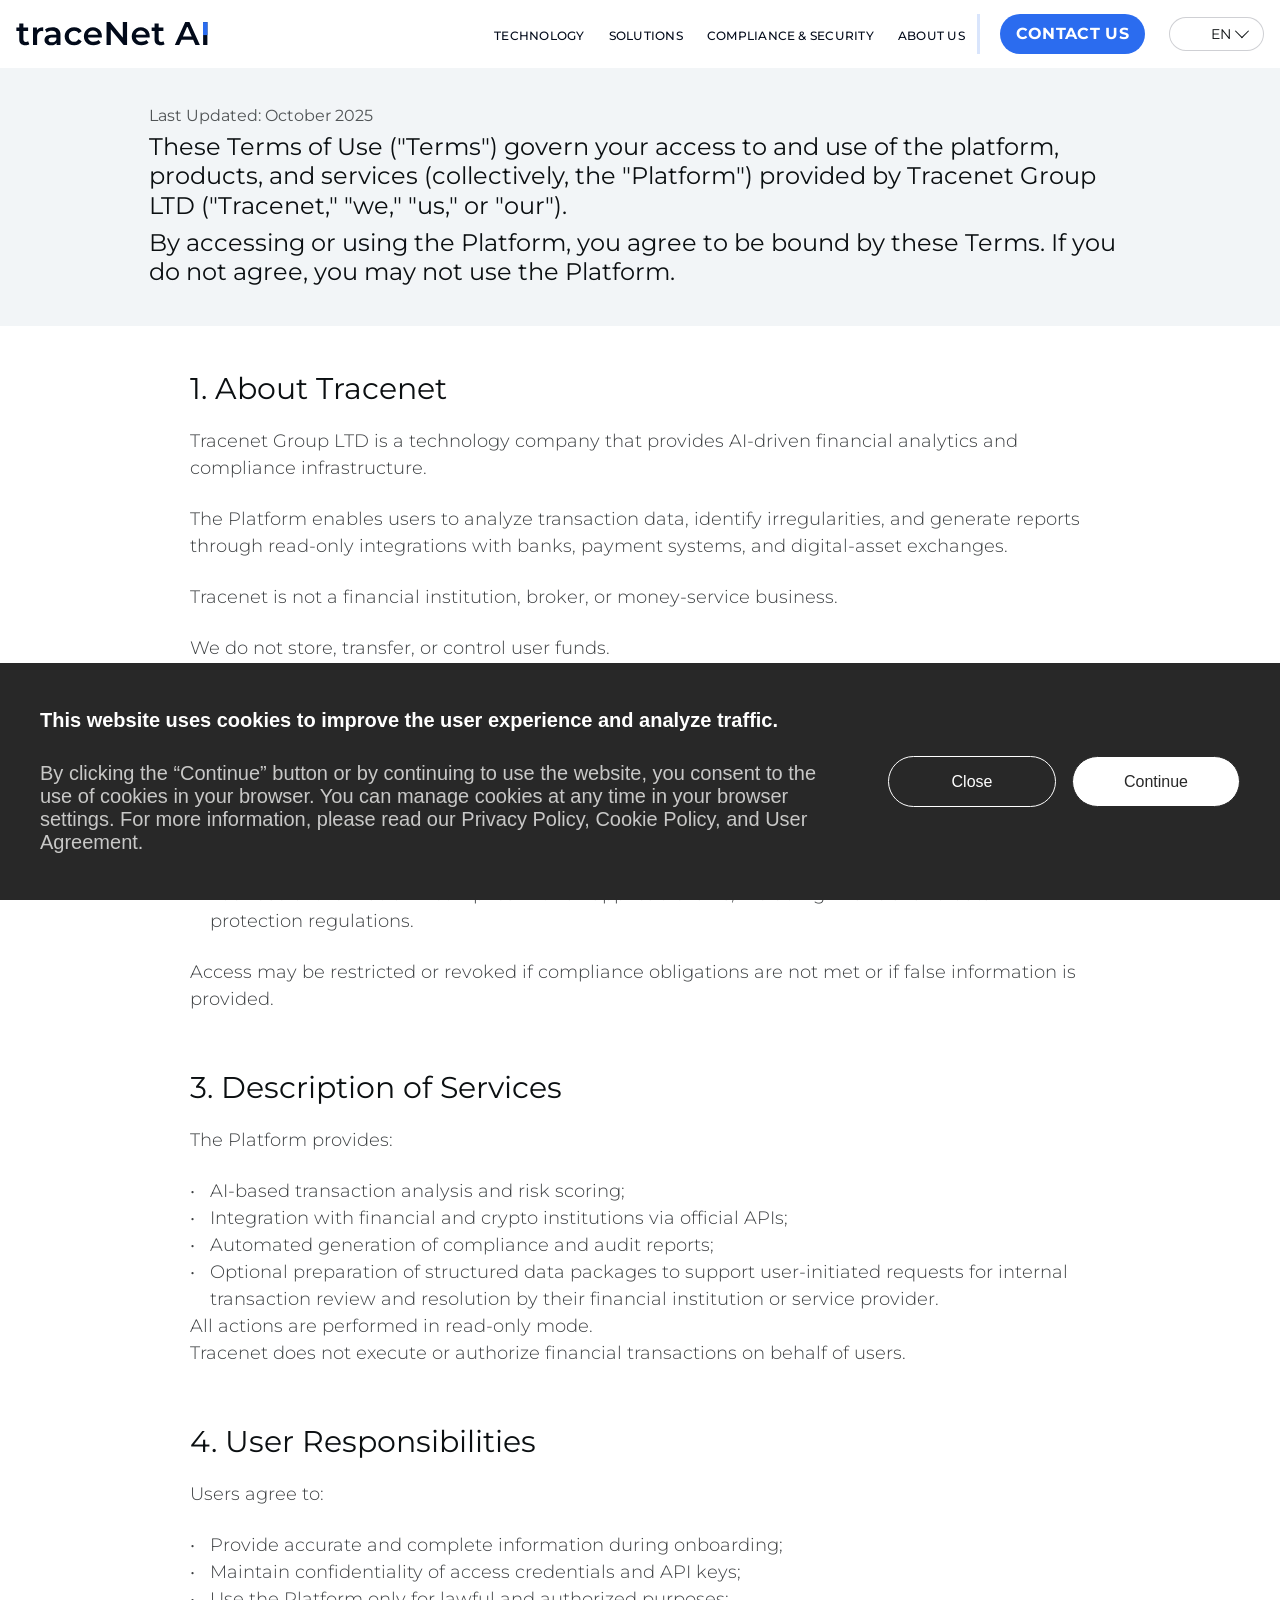
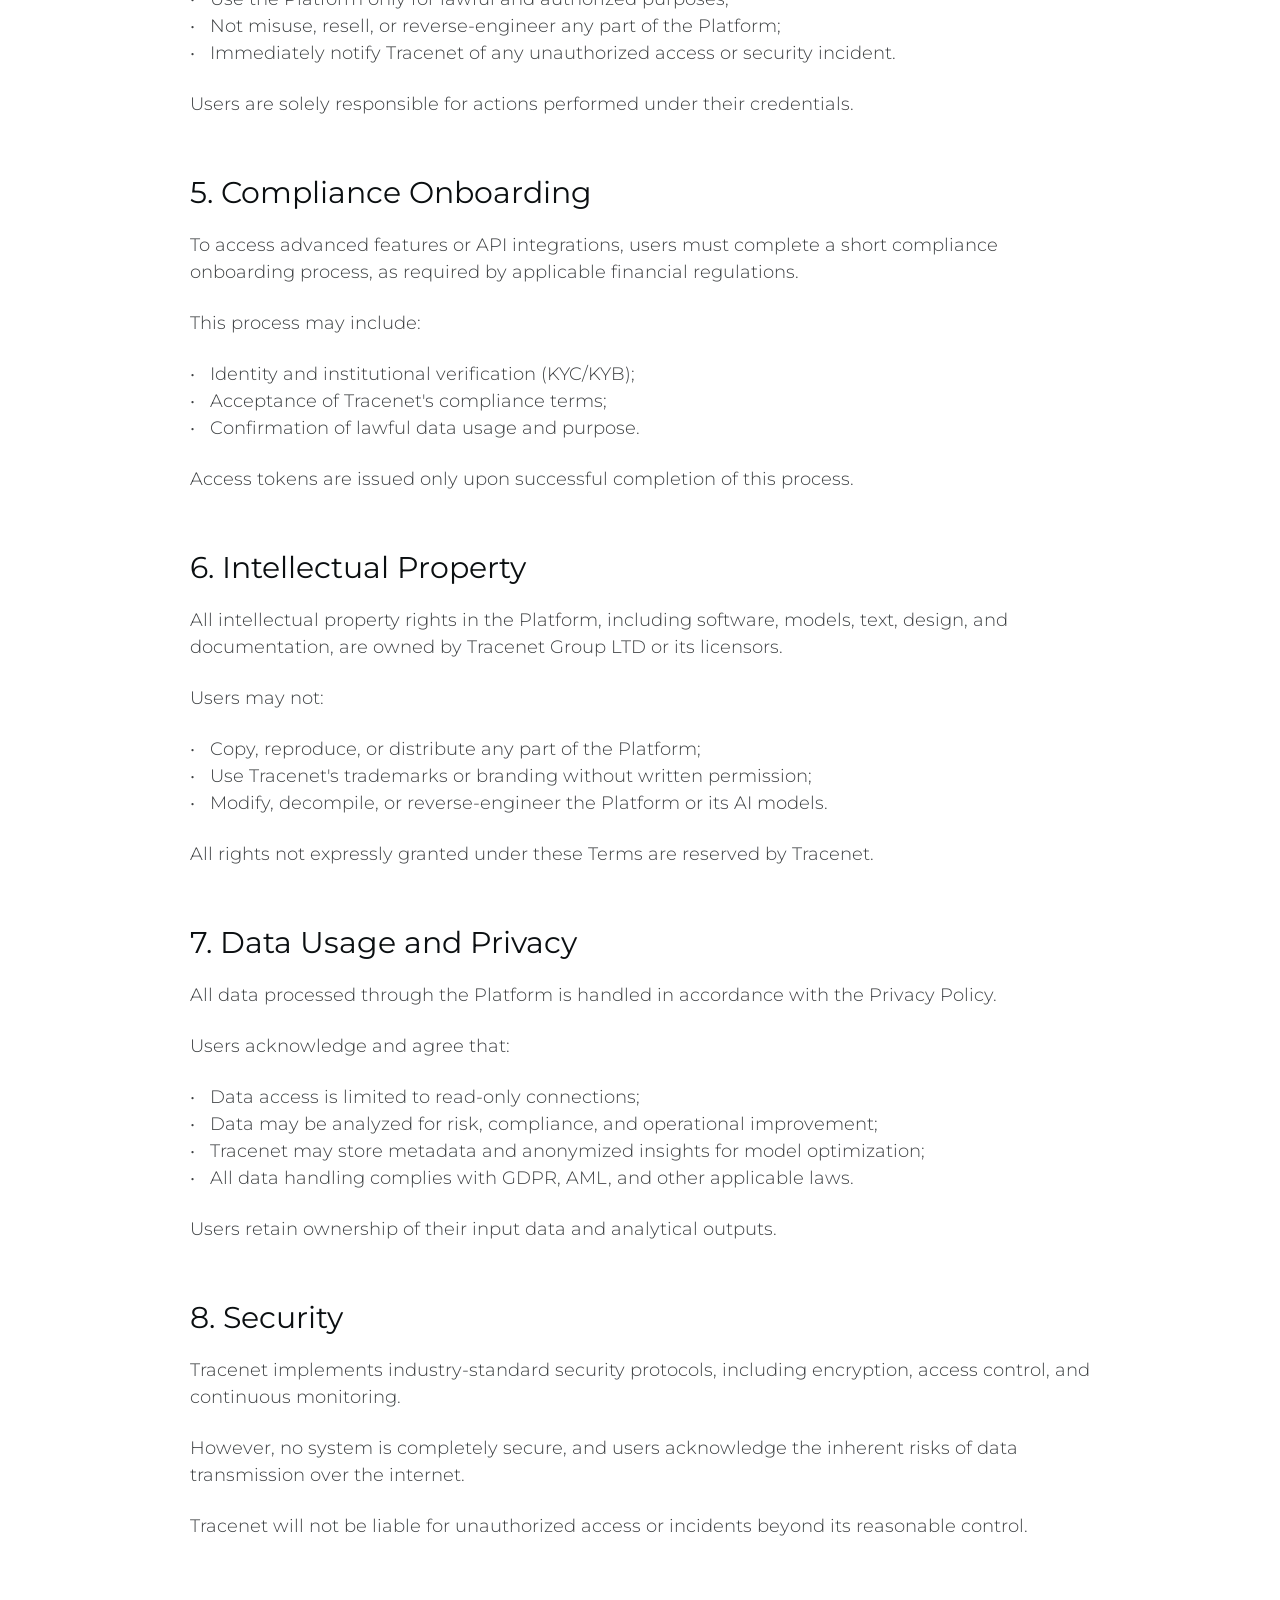
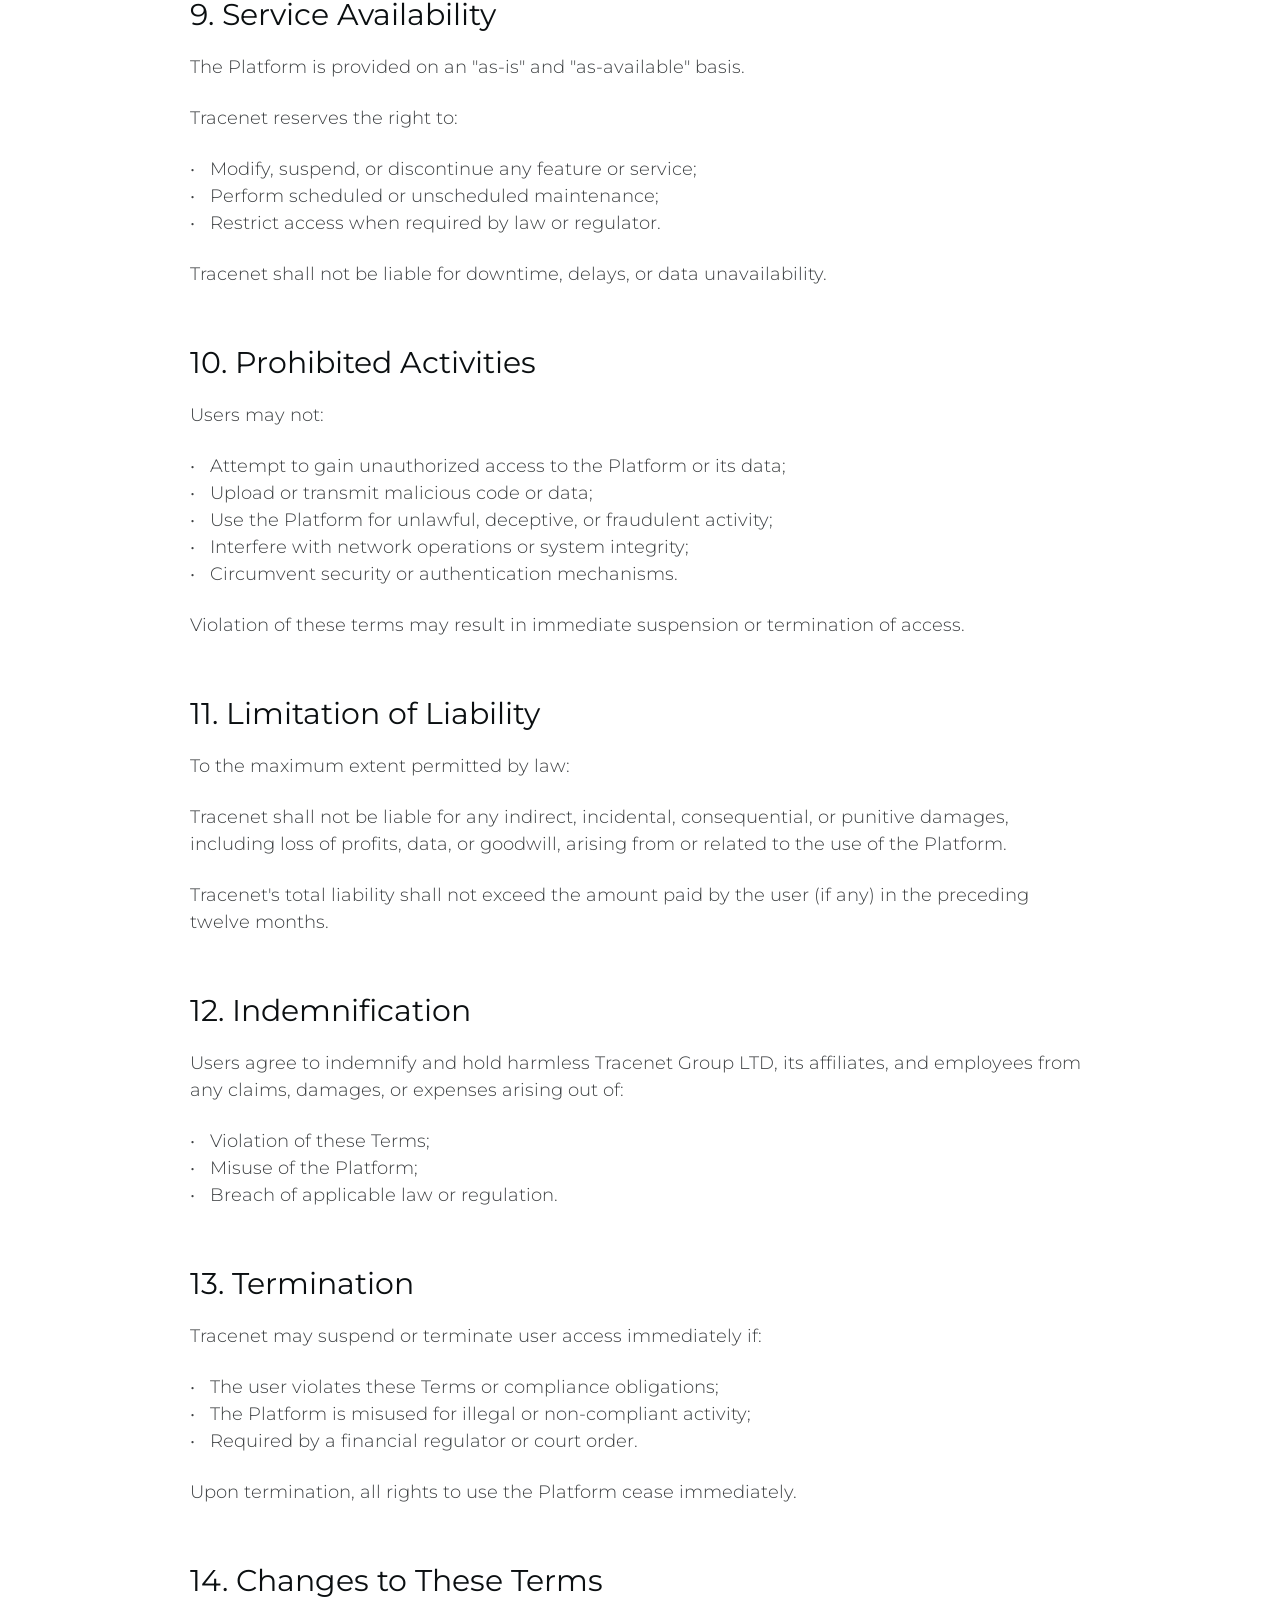
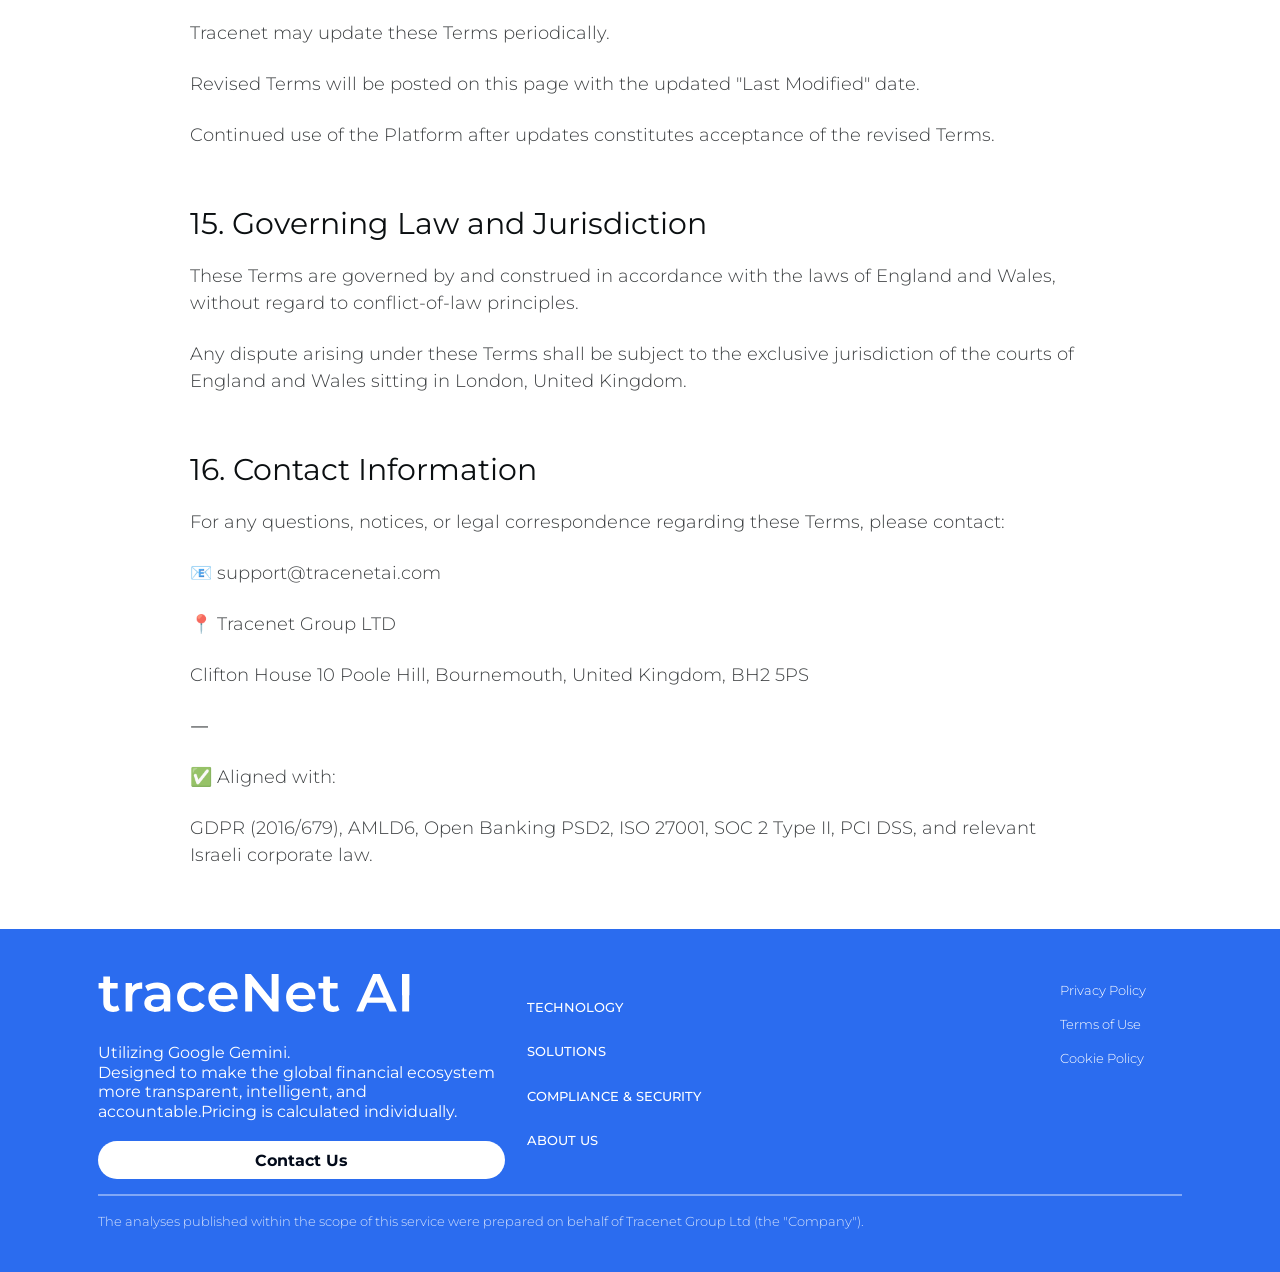
<file: terms-of-use.html>
<!doctype html>
<html lang="en">
<head>
<!-- Google Tag Manager -->
<script>(function(w,d,s,l,i){w[l]=w[l]||[];w[l].push({'gtm.start':
new Date().getTime(),event:'gtm.js'});var f=d.getElementsByTagName(s)[0],
j=d.createElement(s),dl=l!='dataLayer'?'&l='+l:'';j.async=true;j.src=
'https://www.googletagmanager.com/gtm.js?id='+i+dl;f.parentNode.insertBefore(j,f);
})(window,document,'script','dataLayer','GTM-5PRWCMGG');</script>
<!-- End Google Tag Manager -->
    <meta charset="UTF-8">
    <meta name="viewport"
          content="width=device-width, user-scalable=no, initial-scale=1.0, maximum-scale=1.0, minimum-scale=1.0">
    <meta http-equiv="X-UA-Compatible" content="ie=edge">
    <link href="images/favicon.ico" rel="icon" type="image/x-icon">
    <title>Terms of Use</title>
    <link rel="stylesheet" href="css/terms.css">
    <link href="css/styles.css" rel="stylesheet">


</head>
<body>
<!-- Google Tag Manager (noscript) -->
<noscript><iframe src="https://www.googletagmanager.com/ns.html?id=GTM-5PRWCMGG"
height="0" width="0" style="display:none;visibility:hidden"></iframe></noscript>
<!-- End Google Tag Manager (noscript) -->
<header>
    <div class="content">
        <div class="logo">
            <a href="index.html">
                <img alt="logo" src="images/logo-main.svg">
            </a>
        </div>
        <div class="left-content">
            <div class="menu">
                <nav>
                    <div class="ul">
                        <div class="nav-list">
                            <div class="li"><a data-i18n="nav.technology" href="technology.html">TECHNOLOGY</a></div>
                            <div class="li"><a data-i18n="nav.solutions" href="solutions.html">SOLUTIONS</a></div>
                            <div class="li"><a data-i18n="nav.compliance" href="compliance-security.html">COMPLIANCE & SECURITY</a></div>
                            <div class="li"><a data-i18n="nav.about" href="about-us.html">ABOUT US</a></div>
                        </div>
                        <div class="nav-btn">
                            <div class="button-survey li">
                                <a data-i18n="nav.contact" href="index.html#contact-form-section">Contact us</a>
                            </div>
                        </div>
                        <div class="language-switcher">
                            <button class="language-switcher-toggle" aria-expanded="false" aria-haspopup="listbox" type="button">
                                <span class="language-flag" data-current-flag data-flag="gb" aria-hidden="true"></span><span class="language-label" data-current-language></span>
                                <span class="language-switcher-icon"></span>
                            </button>
                            <div class="language-switcher-menu" role="listbox">
                                <button class="language-option" data-lang-option="en" role="option" type="button"><span class="language-flag" aria-hidden="true">🇬🇧</span><span class="language-label">EN</span></button>
                                    <button class="language-option" data-lang-option="es" role="option" type="button"><span class="language-flag" aria-hidden="true">🇪🇸</span><span class="language-label">ES</span></button>
                                    <button class="language-option" data-lang-option="pl" role="option" type="button"><span class="language-flag" aria-hidden="true">🇵🇱</span><span class="language-label">PL</span></button>
                                <button class="language-option" data-lang-option="fr" role="option" type="button"><span class="language-flag" aria-hidden="true">🇫🇷</span><span class="language-label">FR</span></button>
                                    <button class="language-option" data-lang-option="hr" role="option" type="button"><span class="language-flag" aria-hidden="true">🇭🇷</span><span class="language-label">HR</span></button>
                                    <button class="language-option" data-lang-option="cz" role="option" type="button"><span class="language-flag" aria-hidden="true">🇨🇿</span><span class="language-label">CZ</span></button>
                                    <button class="language-option" data-lang-option="it" role="option" type="button"><span class="language-flag" aria-hidden="true">🇮🇹</span><span class="language-label">IT</span></button>
                                    <button class="language-option" data-lang-option="pt" role="option" type="button"><span class="language-flag" aria-hidden="true">🇵🇹</span><span class="language-label">PT</span></button>
                                    <button class="language-option" data-lang-option="de" role="option" type="button"><span class="language-flag" aria-hidden="true">🇩🇪</span><span class="language-label">DE</span></button>
                                    <button class="language-option" data-lang-option="ru" role="option" type="button"><span class="language-flag" aria-hidden="true">🇷🇺</span><span class="language-label">RU</span></button>
                                    <button class="language-option" data-lang-option="tr" role="option" type="button"><span class="language-flag" aria-hidden="true">🇹🇷</span><span class="language-label">TR</span></button>
                                    <button class="language-option" data-lang-option="el" role="option" type="button"><span class="language-flag" aria-hidden="true">🇬🇷</span><span class="language-label">EL</span></button>
                            </div>
                        </div>
                    </div>
                </nav>
            </div>
        </div>
        <div class="button-mobile-menu">
            <span class="icon">
                <span></span>
                <span></span>
                <span></span>
            </span>
        </div>
    </div>
    <div class="mobile-content">
        <div class="mobile-content-menu">
            <div class="logo">
                <a href="#">
                    <img alt="logo" src="images/logo-main.svg">
                </a>
            </div>
            <div class="menu">
                <nav>
                    <ul>
                        <li><a data-i18n="nav.technology" href="technology.html">TECHNOLOGY</a></li>
                        <li><a data-i18n="nav.solutions" href="solutions.html">SOLUTIONS</a></li>
                        <li><a data-i18n="nav.compliance" href="compliance-security.html">COMPLIANCE & SECURITY</a></li>
                        <li><a data-i18n="nav.about" href="about-us.html">ABOUT US</a></li>
                    </ul>
                </nav>
            </div>
            <div class="language-switcher mobile">
                <button class="language-switcher-toggle" aria-expanded="false" aria-haspopup="listbox" type="button">
                    <span class="language-flag" data-current-flag data-flag="gb" aria-hidden="true"></span><span class="language-label" data-current-language>EN</span>
                    <span class="language-switcher-icon"></span>
                </button>
                <div class="language-switcher-menu" role="listbox">
                    <button class="language-option" data-lang-option="en" role="option" type="button"><span class="language-flag" aria-hidden="true">🇬🇧</span><span class="language-label">EN</span></button>
                        <button class="language-option" data-lang-option="es" role="option" type="button"><span class="language-flag" aria-hidden="true">🇪🇸</span><span class="language-label">ES</span></button>
                        <button class="language-option" data-lang-option="pl" role="option" type="button"><span class="language-flag" aria-hidden="true">🇵🇱</span><span class="language-label">PL</span></button>
                    <button class="language-option" data-lang-option="fr" role="option" type="button"><span class="language-flag" aria-hidden="true">🇫🇷</span><span class="language-label">FR</span></button>
                        <button class="language-option" data-lang-option="hr" role="option" type="button"><span class="language-flag" aria-hidden="true">🇭🇷</span><span class="language-label">HR</span></button>
                        <button class="language-option" data-lang-option="cz" role="option" type="button"><span class="language-flag" aria-hidden="true">🇨🇿</span><span class="language-label">CZ</span></button>
                        <button class="language-option" data-lang-option="it" role="option" type="button"><span class="language-flag" aria-hidden="true">🇮🇹</span><span class="language-label">IT</span></button>
                        <button class="language-option" data-lang-option="pt" role="option" type="button"><span class="language-flag" aria-hidden="true">🇵🇹</span><span class="language-label">PT</span></button>
                        <button class="language-option" data-lang-option="de" role="option" type="button"><span class="language-flag" aria-hidden="true">🇩🇪</span><span class="language-label">DE</span></button>
                        <button class="language-option" data-lang-option="ru" role="option" type="button"><span class="language-flag" aria-hidden="true">🇷🇺</span><span class="language-label">RU</span></button>
                        <button class="language-option" data-lang-option="tr" role="option" type="button"><span class="language-flag" aria-hidden="true">🇹🇷</span><span class="language-label">TR</span></button>
                        <button class="language-option" data-lang-option="el" role="option" type="button"><span class="language-flag" aria-hidden="true">🇬🇷</span><span class="language-label">EL</span></button>
                </div>
            </div>
        </div>
        <div class="button-survey">
            <a data-i18n="nav.contact" href="index.html#contact-form-section">Contact us</a>
        </div>
    </div>
</header>
<main>
    <div class="title">
        <div class="title-content">
            <span class="last-updated" data-i18n="terms.lastUpdated">Last Updated: October 2025</span>
            <p class="intro-text" data-i18n="terms.intro1">These Terms of Use ("Terms") govern your access to and use of the platform, products, and services (collectively, the "Platform") provided by TraceNet Group Ltd. ("TraceNet," "we," "us," or "our").</p>
            <p class="intro-text" data-i18n="terms.intro2">By accessing or using the Platform, you agree to be bound by these Terms. If you do not agree, you may not use the Platform.</p>
        </div>
    </div>
    <div class="text-content">
        <div class="section">
            <h2 data-i18n="terms.sections.about.title">1. About TraceNet</h2>
            <p data-i18n="terms.sections.about.text1">TraceNet Group Ltd. is a technology company that provides AI-driven financial analytics and compliance infrastructure.</p>
            <p data-i18n="terms.sections.about.text2">The Platform enables users to analyze transaction data, identify irregularities, and generate reports through read-only integrations with banks, payment systems, and digital-asset exchanges.</p>
            <p data-i18n="terms.sections.about.text3">TraceNet is not a financial institution, broker, or money-service business.</p>
            <p data-i18n="terms.sections.about.text4">We do not store, transfer, or control user funds.</p>
        </div>

        <div class="section">
            <h2 data-i18n="terms.sections.eligibility.title">2. Eligibility</h2>
            <p data-i18n="terms.sections.eligibility.description">By using the Platform, you represent and warrant that:</p>
            <ul>
                <li data-i18n="terms.sections.eligibility.list1">You are at least 18 years old or of legal age in your jurisdiction;</li>
                <li data-i18n="terms.sections.eligibility.list2">You have the authority to enter into these Terms;</li>
                <li data-i18n="terms.sections.eligibility.list3">Your use of the Platform complies with all applicable laws, including financial and data-protection regulations.</li>
            </ul>
            <p data-i18n="terms.sections.eligibility.note">Access may be restricted or revoked if compliance obligations are not met or if false information is provided.</p>
        </div>

        <div class="section">
            <h2 data-i18n="terms.sections.services.title">3. Description of Services</h2>
            <p data-i18n="terms.sections.services.description">The Platform provides:</p>
            <ul>
                <li data-i18n="terms.sections.services.list1">AI-based transaction analysis and risk scoring;</li>
                <li data-i18n="terms.sections.services.list2">Integration with financial and crypto institutions via official APIs;</li>
                <li data-i18n="terms.sections.services.list3">Automated generation of compliance and audit reports;</li>
                <li data-i18n="terms.sections.services.list4">
    Optional preparation of structured data packages to support user-initiated requests for internal transaction review and resolution by their financial institution or service provider.
</li>
<p data-i18n="terms.sections.services.note1">
    All connections to financial institutions and service providers operate in read-only mode.
</p>
<p data-i18n="terms.sections.services.note2">
    TraceNet does not execute or authorize financial transactions on behalf of users.
</p>
        </div>

        <div class="section">
            <h2 data-i18n="terms.sections.responsibilities.title">4. User Responsibilities</h2>
            <p data-i18n="terms.sections.responsibilities.description">Users agree to:</p>
            <ul>
                <li data-i18n="terms.sections.responsibilities.list1">Provide accurate and complete information during onboarding;</li>
                <li data-i18n="terms.sections.responsibilities.list2">Maintain confidentiality of access credentials and API keys;</li>
                <li data-i18n="terms.sections.responsibilities.list3">Use the Platform only for lawful and authorized purposes;</li>
                <li data-i18n="terms.sections.responsibilities.list4">Not misuse, resell, or reverse-engineer any part of the Platform;</li>
                <li data-i18n="terms.sections.responsibilities.list5">Immediately notify TraceNet of any unauthorized access or security incident.</li>
            </ul>
            <p data-i18n="terms.sections.responsibilities.note">Users are solely responsible for actions performed under their credentials.</p>
        </div>

        <div class="section">
            <h2 data-i18n="terms.sections.compliance.title">5. Compliance Onboarding</h2>
            <p data-i18n="terms.sections.compliance.description1">To access advanced features or API integrations, users must complete a short compliance onboarding process, as required by international financial regulators.</p>
            <p data-i18n="terms.sections.compliance.description2">This process may include:</p>
            <ul>
                <li data-i18n="terms.sections.compliance.list1">Identity and institutional verification (KYC/KYB);</li>
                <li data-i18n="terms.sections.compliance.list2">Acceptance of TraceNet's compliance terms;</li>
                <li data-i18n="terms.sections.compliance.list3">Confirmation of lawful data usage and purpose.</li>
            </ul>
            <p data-i18n="terms.sections.compliance.note">Access tokens are issued only upon successful completion of this process.</p>
        </div>

        <div class="section">
            <h2 data-i18n="terms.sections.ip.title">6. Intellectual Property</h2>
            <p data-i18n="terms.sections.ip.description1">All intellectual property rights in the Platform, including software, models, text, design, and documentation, are owned by TraceNet Group			Ltd. or its licensors.</p>
            <p data-i18n="terms.sections.ip.description2">Users may not:</p>
            <ul>
                <li data-i18n="terms.sections.ip.list1">Copy, reproduce, or distribute any part of the Platform;</li>
                <li data-i18n="terms.sections.ip.list2">Use TraceNet's trademarks or branding without written permission;</li>
                <li data-i18n="terms.sections.ip.list3">Modify, decompile, or reverse-engineer the Platform or its AI models.</li>
            </ul>
            <p data-i18n="terms.sections.ip.note">All rights not expressly granted under these Terms are reserved by TraceNet.</p>
        </div>

        <div class="section">
            <h2 data-i18n="terms.sections.dataUse.title">7. Data Usage and Privacy</h2>
            <p data-i18n="terms.sections.dataUse.description1">All data processed through the Platform is handled in accordance with the Privacy Policy.</p>
            <p data-i18n="terms.sections.dataUse.description2">Users acknowledge and agree that:</p>
            <ul>
                <li data-i18n="terms.sections.dataUse.list1">Data access is limited to read-only connections;</li>
                <li data-i18n="terms.sections.dataUse.list2">Data may be analyzed for risk, compliance, and operational improvement;</li>
                <li data-i18n="terms.sections.dataUse.list3">TraceNet may store metadata and anonymized insights for model optimization;</li>
                <li data-i18n="terms.sections.dataUse.list4">All data handling complies with GDPR, AML, and other applicable laws.</li>
            </ul>
            <p data-i18n="terms.sections.dataUse.note">Users retain ownership of their input data and analytical outputs.</p>
        </div>

        <div class="section">
            <h2 data-i18n="terms.sections.security.title">8. Security</h2>
            <p data-i18n="terms.sections.security.text1">TraceNet implements industry-standard security protocols, including encryption, access control, and continuous monitoring.</p>
            <p data-i18n="terms.sections.security.text2">However, no system is completely secure, and users acknowledge the inherent risks of data transmission over the internet.</p>
            <p data-i18n="terms.sections.security.text3">TraceNet will not be liable for unauthorized access or incidents beyond its reasonable control.</p>
        </div>

        <div class="section">
            <h2 data-i18n="terms.sections.availability.title">9. Service Availability</h2>
            <p data-i18n="terms.sections.availability.description">The Platform is provided on an "as-is" and "as-available" basis.</p>
            <p data-i18n="terms.sections.availability.note">TraceNet reserves the right to:</p>
            <ul>
                <li data-i18n="terms.sections.availability.list1">Modify, suspend, or discontinue any feature or service;</li>
                <li data-i18n="terms.sections.availability.list2">Perform scheduled or unscheduled maintenance;</li>
                <li data-i18n="terms.sections.availability.list3">Restrict access when required by law or regulator.</li>
            </ul>
            <p data-i18n="terms.sections.availability.note2">TraceNet shall not be liable for downtime, delays, or data unavailability.</p>
        </div>

        <div class="section">
            <h2 data-i18n="terms.sections.prohibited.title">10. Prohibited Activities</h2>
            <p data-i18n="terms.sections.prohibited.description">Users may not:</p>
            <ul>
                <li data-i18n="terms.sections.prohibited.list1">Attempt to gain unauthorized access to the Platform or its data;</li>
                <li data-i18n="terms.sections.prohibited.list2">Upload or transmit malicious code or data;</li>
                <li data-i18n="terms.sections.prohibited.list3">Use the Platform for unlawful, deceptive, or fraudulent activity;</li>
                <li data-i18n="terms.sections.prohibited.list4">Interfere with network operations or system integrity;</li>
                <li data-i18n="terms.sections.prohibited.list5">Circumvent security or authentication mechanisms.</li>
            </ul>
            <p data-i18n="terms.sections.prohibited.note">Violation of these terms may result in immediate suspension or termination of access.</p>
        </div>

        <div class="section">
            <h2 data-i18n="terms.sections.liability.title">11. Limitation of Liability</h2>
            <p data-i18n="terms.sections.liability.text1">To the maximum extent permitted by law:</p>
            <p data-i18n="terms.sections.liability.text2">TraceNet shall not be liable for any indirect, incidental, consequential, or punitive damages, including loss of profits, data, or goodwill, arising from or related to the use of the Platform.</p>
            <p data-i18n="terms.sections.liability.text3">TraceNet's total liability shall not exceed the amount paid by the user (if any) in the preceding twelve months.</p>
        </div>

        <div class="section">
            <h2 data-i18n="terms.sections.indemnification.title">12. Indemnification</h2>
            <p data-i18n="terms.sections.indemnification.description">Users agree to indemnify and hold harmless TraceNet Group Ltd., its affiliates, and employees from any claims, damages, or expenses arising out of:</p>
            <ul>
                <li data-i18n="terms.sections.indemnification.list1">Violation of these Terms;</li>
                <li data-i18n="terms.sections.indemnification.list2">Misuse of the Platform;</li>
                <li data-i18n="terms.sections.indemnification.list3">Breach of applicable law or regulation.</li>
            </ul>
        </div>

        <div class="section">
            <h2 data-i18n="terms.sections.termination.title">13. Termination</h2>
            <p data-i18n="terms.sections.termination.description">TraceNet may suspend or terminate user access immediately if:</p>
            <ul>
                <li data-i18n="terms.sections.termination.list1">The user violates these Terms or compliance obligations;</li>
                <li data-i18n="terms.sections.termination.list2">The Platform is misused for illegal or non-compliant activity;</li>
                <li data-i18n="terms.sections.termination.list3">Required by a financial regulator or court order.</li>
            </ul>
            <p data-i18n="terms.sections.termination.note">Upon termination, all rights to use the Platform cease immediately.</p>
        </div>

        <div class="section">
            <h2 data-i18n="terms.sections.changes.title">14. Changes to These Terms</h2>
            <p data-i18n="terms.sections.changes.text1">TraceNet may update these Terms periodically.</p>
            <p data-i18n="terms.sections.changes.text2">Revised Terms will be posted on this page with the updated "Last Modified" date.</p>
            <p data-i18n="terms.sections.changes.text3">Continued use of the Platform after updates constitutes acceptance of the revised Terms.</p>
        </div>

        <div class="section">
            <h2 data-i18n="terms.sections.governingLaw.title">15. Governing Law and Jurisdiction</h2>
            <p data-i18n="terms.sections.governingLaw.text1">These Terms are governed by and construed under the laws of Israel, without regard to conflict-of-law principles.</p>
            <p data-i18n="terms.sections.governingLaw.text2">Any dispute arising under these Terms shall be subject to the exclusive jurisdiction of the courts of Tel Aviv District, Israel.</p>
        </div>

        <div class="section">
            <h2 data-i18n="terms.sections.contact.title">16. Contact Information</h2>
            <p data-i18n="terms.sections.contact.description">For any questions, notices, or legal correspondence regarding these Terms, please contact:</p>
            <p data-i18n="terms.sections.contact.email">📧 support@tracenetai.com</p>
            <p data-i18n="terms.sections.contact.company">📍 TraceNet Group Ltd.</p>
            <p data-i18n="terms.sections.contact.address">Clifton House 10 Poole Hill, Bournemouth, United Kingdom, BH2 5PS</p>
            <p data-i18n="terms.sections.contact.separator">⸻</p>
            <p data-i18n="terms.sections.contact.compliantLabel">✅ Designed to align with:</p>
            <p data-i18n="terms.sections.contact.compliantList">GDPR (2016/679), AMLD6, Open Banking PSD2, ISO 27001, SOC 2 Type II, PCI DSS, and relevant Israeli corporate law.</p>
        </div>
    </div>
</main>
<footer class="site-footer">
    <div class="footer-container">
        <div class="footer-row">
            <div class="footer-box">
                <div class="footer-logo">
                    <img src="images/footer-logo.svg" alt="traceNet AI Logo">
                </div>
                <p class="footer-description" data-i18n="footer.description" data-i18n-html="true">
                    Utilizing Google Gemini.<br>
                    Designed to make the global financial ecosystem more transparent, intelligent, and accountable. Pricing is calculated individually.
                </p>
                <a href="index.html#contact-form-section" class="footer-contact-btn" data-i18n="footer.contact">Contact Us</a>
            </div>
            <div class="footer-menu">
                <nav class="footer-nav">
                    <a href="technology.html" class="footer-nav-link" data-i18n="nav.technology">TECHNOLOGY</a>
                    <a href="solutions.html" class="footer-nav-link" data-i18n="nav.solutions">SOLUTIONS</a>
                    <a href="compliance-security.html" class="footer-nav-link" data-i18n="nav.compliance">COMPLIANCE & SECURITY</a>
                    <a href="about-us.html" class="footer-nav-link" data-i18n="nav.about">ABOUT US</a>
                </nav>
            </div>
            <div class="footer-sub-menu">
                <a href="privacy-policy.html" class="footer-sub-link" data-i18n="footer.privacy">Privacy Policy</a>
                <a href="terms-of-use.html" class="footer-sub-link" data-i18n="footer.terms">Terms of Use</a>
                <a href="cookie-policy.html" class="footer-sub-link" data-i18n="footer.cookie">Cookie Policy</a>
            </div>
        </div>
        <div class="footer-legal">
            <p data-i18n="footer.legal">The analyses published within the scope of this service were prepared on behalf of Tracenet Group Ltd (the "Company").</p>
        </div>
    </div>
</footer>
<div class="cookie-banner" id="cookieBanner">
    <div class="cookie-banner-content">
        <div class="cookie-banner-text">
            <h5 data-i18n="cookie.title">
                This website uses cookies to improve the user experience and analyze traffic.
            </h5>
            <p data-i18n="cookie.description">
                By clicking the "Continue" button or by continuing to use the website, you consent to the use of
                cookies in your browser. You can manage cookies at any time in your browser settings. For more
                information, please read our Privacy Policy, Cookie Policy, and User Agreement.
            </p>
        </div>
        <div class="cookie-banner-buttons">
            <button class="cookie-banner-btn cookie-banner-btn-primary" id="closeCookies" data-i18n="cookie.close">Close</button>
            <button class="cookie-banner-btn cookie-banner-btn-secondary" id="acceptAllCookies" data-i18n="cookie.accept">Continue</button>
        </div>
    </div>
</div>
<script src="scripts/main.js"></script>
<script src="scripts/i18n.js"></script>
</body>
</html>
</file>
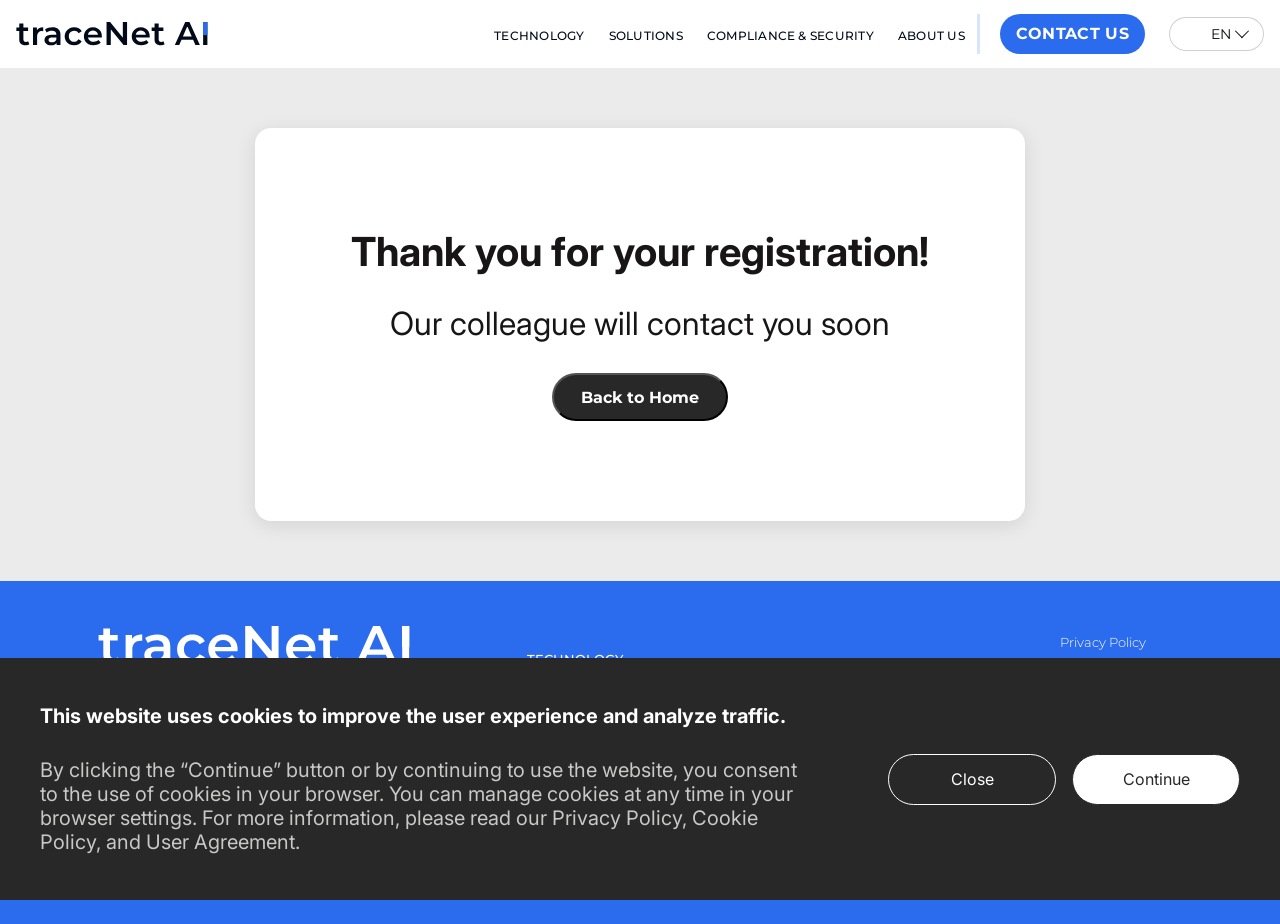
<file: th.html>
<!doctype html>
<html lang="en">

<head>
<!-- Google Tag Manager -->
<script>(function(w,d,s,l,i){w[l]=w[l]||[];w[l].push({'gtm.start':
new Date().getTime(),event:'gtm.js'});var f=d.getElementsByTagName(s)[0],
j=d.createElement(s),dl=l!='dataLayer'?'&l='+l:'';j.async=true;j.src=
'https://www.googletagmanager.com/gtm.js?id='+i+dl;f.parentNode.insertBefore(j,f);
})(window,document,'script','dataLayer','GTM-5PRWCMGG');</script>
<!-- End Google Tag Manager -->
    <meta charset="UTF-8">
    <meta content="width=device-width, user-scalable=no, initial-scale=1.0, maximum-scale=1.0, minimum-scale=1.0"
          name="viewport">
    <meta content="ie=edge" http-equiv="X-UA-Compatible">
    <title>Thank You</title>
    <link href="images/favicon.ico" rel="icon" type="image/x-icon">
    <link href="css/styles.css" rel="stylesheet">
    <link href="css/quiz.css" rel="stylesheet">
    <link href="css/th.css" rel="stylesheet">
</head>

<body>
<!-- Google Tag Manager (noscript) -->
<noscript><iframe src="https://www.googletagmanager.com/ns.html?id=GTM-5PRWCMGG"
height="0" width="0" style="display:none;visibility:hidden"></iframe></noscript>
<!-- End Google Tag Manager (noscript) -->
<div class="body-content">
    <header>
        <div class="content">
            <div class="logo">
                <a href="index.html">
                    <img alt="logo" src="images/logo-main.svg">
                </a>
            </div>
            <div class="left-content">
                <div class="menu">
                    <nav>
                        <div class="ul">
                            <div class="nav-list">
                                <div class="li"><a data-i18n="nav.technology" href="technology.html">TECHNOLOGY</a></div>
                                <div class="li"><a data-i18n="nav.solutions" href="solutions.html">SOLUTIONS</a></div>
                                <div class="li"><a data-i18n="nav.compliance" href="compliance-security.html">COMPLIANCE & SECURITY</a></div>
                                <div class="li"><a data-i18n="nav.about" href="about-us.html">ABOUT US</a></div>
                            </div>
                            <div class="nav-btn">
                                <div class="button-survey li">
                                    <a data-i18n="nav.contact" href="index.html#contact-form-section">Contact us</a>
                                </div>
                            </div>
                            <div class="language-switcher">
                                <button class="language-switcher-toggle" aria-expanded="false" aria-haspopup="listbox" type="button">
                                    <span class="language-flag" data-current-flag data-flag="gb" aria-hidden="true"></span><span class="language-label" data-current-language></span>
                                    <span class="language-switcher-icon"></span>
                                </button>
                                <div class="language-switcher-menu" role="listbox">
                                    <button class="language-option" data-lang-option="en" role="option" type="button"><span class="language-flag" aria-hidden="true">🇬🇧</span><span class="language-label">EN</span></button>
                                    <button class="language-option" data-lang-option="es" role="option" type="button"><span class="language-flag" aria-hidden="true">🇪🇸</span><span class="language-label">ES</span></button>
                                    <button class="language-option" data-lang-option="pl" role="option" type="button"><span class="language-flag" aria-hidden="true">🇵🇱</span><span class="language-label">PL</span></button>
                                    <button class="language-option" data-lang-option="fr" role="option" type="button"><span class="language-flag" aria-hidden="true">🇫🇷</span><span class="language-label">FR</span></button>
                                    <button class="language-option" data-lang-option="hr" role="option" type="button"><span class="language-flag" aria-hidden="true">🇭🇷</span><span class="language-label">HR</span></button>
                                    <button class="language-option" data-lang-option="cz" role="option" type="button"><span class="language-flag" aria-hidden="true">🇨🇿</span><span class="language-label">CZ</span></button>
                                    <button class="language-option" data-lang-option="it" role="option" type="button"><span class="language-flag" aria-hidden="true">🇮🇹</span><span class="language-label">IT</span></button>
                                    <button class="language-option" data-lang-option="pt" role="option" type="button"><span class="language-flag" aria-hidden="true">🇵🇹</span><span class="language-label">PT</span></button>
                                    <button class="language-option" data-lang-option="de" role="option" type="button"><span class="language-flag" aria-hidden="true">🇩🇪</span><span class="language-label">DE</span></button>
                                    <button class="language-option" data-lang-option="ru" role="option" type="button"><span class="language-flag" aria-hidden="true">🇷🇺</span><span class="language-label">RU</span></button>
                                    <button class="language-option" data-lang-option="tr" role="option" type="button"><span class="language-flag" aria-hidden="true">🇹🇷</span><span class="language-label">TR</span></button>
                                    <button class="language-option" data-lang-option="el" role="option" type="button"><span class="language-flag" aria-hidden="true">🇬🇷</span><span class="language-label">EL</span></button>
                                </div>
                            </div>
                        </div>
                    </nav>
                </div>
            </div>
            <div class="button-mobile-menu">
            <span class="icon">
                <span></span>
                <span></span>
                <span></span>
            </span>
            </div>
        </div>
        <div class="mobile-content">
            <div class="mobile-content-menu">
                <div class="logo">
                    <a href="#">
                        <img alt="logo" src="images/logo-main.svg">
                    </a>
                </div>
                <div class="menu">
                    <nav>
                        <ul>
                            <li><a data-i18n="nav.technology" href="technology.html">TECHNOLOGY</a></li>
                            <li><a data-i18n="nav.solutions" href="solutions.html">SOLUTIONS</a></li>
                            <li><a data-i18n="nav.compliance" href="compliance-security.html">COMPLIANCE & SECURITY</a></li>
                            <li><a data-i18n="nav.about" href="about-us.html">ABOUT US</a></li>
                        </ul>
                    </nav>
                </div>
                <div class="language-switcher mobile">
                    <button class="language-switcher-toggle" aria-expanded="false" aria-haspopup="listbox" type="button">
                        <span class="language-flag" data-current-flag data-flag="gb" aria-hidden="true"></span><span class="language-label" data-current-language>EN</span>
                        <span class="language-switcher-icon"></span>
                    </button>
                    <div class="language-switcher-menu" role="listbox">
                        <button class="language-option" data-lang-option="en" role="option" type="button"><span class="language-flag" aria-hidden="true">🇬🇧</span><span class="language-label">EN</span></button>
                        <button class="language-option" data-lang-option="es" role="option" type="button"><span class="language-flag" aria-hidden="true">🇪🇸</span><span class="language-label">ES</span></button>
                        <button class="language-option" data-lang-option="pl" role="option" type="button"><span class="language-flag" aria-hidden="true">🇵🇱</span><span class="language-label">PL</span></button>
                        <button class="language-option" data-lang-option="fr" role="option" type="button"><span class="language-flag" aria-hidden="true">🇫🇷</span><span class="language-label">FR</span></button>
                        <button class="language-option" data-lang-option="hr" role="option" type="button"><span class="language-flag" aria-hidden="true">🇭🇷</span><span class="language-label">HR</span></button>
                        <button class="language-option" data-lang-option="cz" role="option" type="button"><span class="language-flag" aria-hidden="true">🇨🇿</span><span class="language-label">CZ</span></button>
                        <button class="language-option" data-lang-option="it" role="option" type="button"><span class="language-flag" aria-hidden="true">🇮🇹</span><span class="language-label">IT</span></button>
                        <button class="language-option" data-lang-option="pt" role="option" type="button"><span class="language-flag" aria-hidden="true">🇵🇹</span><span class="language-label">PT</span></button>
                        <button class="language-option" data-lang-option="de" role="option" type="button"><span class="language-flag" aria-hidden="true">🇩🇪</span><span class="language-label">DE</span></button>
                        <button class="language-option" data-lang-option="ru" role="option" type="button"><span class="language-flag" aria-hidden="true">🇷🇺</span><span class="language-label">RU</span></button>
                        <button class="language-option" data-lang-option="tr" role="option" type="button"><span class="language-flag" aria-hidden="true">🇹🇷</span><span class="language-label">TR</span></button>
                        <button class="language-option" data-lang-option="el" role="option" type="button"><span class="language-flag" aria-hidden="true">🇬🇷</span><span class="language-label">EL</span></button>
                    </div>
                </div>
            </div>
            <div class="button-survey">
                <a data-i18n="nav.contact" href="index.html#contact-form-section">Contact us</a>
            </div>
        </div>
    </header>

    <main>
        <div class="quiz-container">
            <div class="quiz-form-wrapper">
                <div class="quiz-form">
                    <div class="thank-you-content">
                        <h2 class="thank-you-title" data-i18n="th.title">Thank you for your registration!</h2>
                        <p class="thank-you-subtitle" data-i18n="th.subtitle">Our colleague will contact you soon</p>
                        <button type="button" class="btn btn-home" id="backToHome" data-i18n="th.button">Back to Home</button>
                    </div>
                </div>
            </div>
        </div>
    </main>

    <footer class="site-footer">
        <div class="footer-container">
            <div class="footer-row">
                <div class="footer-box">
                    <div class="footer-logo">
                        <img src="images/footer-logo.svg" alt="traceNet AI Logo">
                    </div>
                    <p class="footer-description" data-i18n="footer.description" data-i18n-html="true">
                        Utilizing Google Gemini.<br>
                        Designed to make the global financial ecosystem more transparent, intelligent, and accountable.
                    </p>
                    <a href="index.html#contact-form-section" class="footer-contact-btn" data-i18n="footer.contact">Contact Us</a>
                </div>
                <div class="footer-menu">
                    <nav class="footer-nav">
                        <a href="technology.html" class="footer-nav-link" data-i18n="nav.technology">TECHNOLOGY</a>
                        <a href="solutions.html" class="footer-nav-link" data-i18n="nav.solutions">SOLUTIONS</a>
                        <a href="compliance-security.html" class="footer-nav-link" data-i18n="nav.compliance">COMPLIANCE & SECURITY</a>
                        <a href="about-us.html" class="footer-nav-link" data-i18n="nav.about">ABOUT US</a>
                    </nav>
                </div>
                <div class="footer-sub-menu">
                    <a href="privacy-policy.html" class="footer-sub-link" data-i18n="footer.privacy">Privacy Policy</a>
                    <a href="terms-of-use.html" class="footer-sub-link" data-i18n="footer.terms">Terms of Use</a>
                    <a href="cookie-policy.html" class="footer-sub-link" data-i18n="footer.cookie">Cookie Policy</a>
                </div>
            </div>
            <div class="footer-legal">
                <p data-i18n="footer.legal">The analyses published within the scope of this service were prepared on behalf of Tracenet Group Ltd (the "Company").</p>
            </div>
        </div>
    </footer>

    <div class="cookie-banner" id="cookieBanner">
        <div class="cookie-banner-content">
            <div class="cookie-banner-text">
                <h5 data-i18n="cookie.title">
                    This website uses cookies to improve the user experience and analyze traffic.
                </h5>
                <p data-i18n="cookie.description">
                    By clicking the "Continue" button or by continuing to use the website, you consent to the use of
                    cookies in your browser. You can manage cookies at any time in your browser settings. For more
                    information, please read our Privacy Policy, Cookie Policy, and User Agreement.
                </p>
            </div>
            <div class="cookie-banner-buttons">
                <button class="cookie-banner-btn cookie-banner-btn-primary" id="closeCookies" data-i18n="cookie.close">Close</button>
                <button class="cookie-banner-btn cookie-banner-btn-secondary" id="acceptAllCookies" data-i18n="cookie.accept">Continue</button>
            </div>
        </div>
    </div>
</div>

<script src="scripts/main.js"></script>
<script src="scripts/i18n.js"></script>
<script>
    // Add functionality for the "Back to Home" button
    document.getElementById('backToHome').addEventListener('click', function() {
        window.location.href = 'index.html';
    });
</script>

</body>
</html>
</file>
<file: css/styles.css>
@charset "UTF-8";
@import url("https://fonts.googleapis.com/css2?family=Barlow:ital,wght@0,100;0,200;0,300;0,400;0,500;0,600;0,700;0,800;0,900;1,100;1,200;1,300;1,400;1,500;1,600;1,700;1,800;1,900&family=Montserrat:ital,wght@0,100..900;1,100..900&family=Noto+Serif:ital,wght@0,400;0,500;0,600;0,700;1,400;1,500;1,600;1,700&display=swap");
/*colors*/
* {
  margin: 0;
  padding: 0;
  box-sizing: border-box;
  font-family: "Montserrat", sans-serif;
  list-style: none;
  text-decoration: none;
}

h1, h2, h3, h4, h5, h6 {
  font-family: "Barlow", sans-serif;
  color: #282828;
}

body {
  position: relative;
}

.button-mobile-menu {
  display: none;
  position: absolute;
  top: 7px;
  right: 12px;
  padding: 7px;
  cursor: pointer;
  z-index: 101;
}
.button-mobile-menu.open {
  top: 20px;
}
@media only screen and (max-width: 991px) {
  .button-mobile-menu {
    display: flex;
  }
}
.button-mobile-menu.open .icon span {
  background: #2b6cef;
}
.button-mobile-menu.open .icon span:first-child {
  top: 5px;
  transform: rotate(225deg);
}
.button-mobile-menu.open .icon span:nth-child(2) {
  top: calc(50% - 2px);
  display: none;
}
.button-mobile-menu.open .icon span:last-child {
  top: 5px;
  transform: rotate(135deg);
}
.button-mobile-menu .icon {
  position: relative;
  width: 50px;
  height: 23px;
  display: inline-block;
  top: 0;
}
.button-mobile-menu .icon span {
  height: 5px;
  width: 100%;
  border-radius: 3px;
  background: #2b6cef;
  display: inline-block;
  float: left;
  position: absolute;
  left: 0;
}
.button-mobile-menu .icon span:first-child {
  top: 0;
  transition: all 0.25s;
}
.button-mobile-menu .icon span:nth-child(2) {
  top: calc(50% - 3px);
  transition: all 0.25s;
}
.button-mobile-menu .icon span:last-child {
  bottom: 0;
  transition: all 0.25s;
}

.mobile-content {
  background: #ffffff;
  z-index: 99;
  padding: 15px;
  overflow: hidden;
  transition: max-height 0.8s ease;
  flex-direction: column;
  height: 100vh;
  height: 100dvh;
  position: fixed;
  width: 100%;
  top: 0;
  display: none;
  justify-content: space-between;
}
.mobile-content.open {
  display: flex;
}
.mobile-content .logo {
  display: flex;
  justify-content: center;
}
.mobile-content .logo img {
  height: 24px;
}
.mobile-content .menu {
  margin-top: 30px;
}
.mobile-content .menu nav ul li {
  height: 60px;
  display: flex;
  align-items: center;
  justify-content: center;
  border-bottom: 1px solid #e6e6e6;
}
.mobile-content .menu nav ul li a {
  font-weight: 300;
  font-size: 16px;
  line-height: 100%;
  color: #0B0F11;
}
.mobile-content .button-survey {
  display: flex;
  justify-content: center;
}
.mobile-content .button-survey a {
  border-radius: 99px;
  padding: 12px 16px;
  max-width: 345px;
  height: 52px;
  display: flex;
  align-items: center;
  justify-content: center;
  font-weight: 400;
  font-size: 24px;
  line-height: 67%;
  color: #fff;
  background: #2b6cef;
}
.mobile-content .button-survey a:hover {
  text-decoration: underline;
}

.language-switcher {
  position: relative;
  display: inline-flex;
  margin-left: 24px;
}
.language-switcher.mobile {
  display: block;
  margin: 32px auto 0;
  max-width: 95px;
  width: 100%;
}

.language-switcher-toggle {
  display: flex;
  align-items: center;
  gap: 6px;
  border-radius: 999px;
  border: 1px solid rgba(15, 23, 42, 0.2);
  background: #fff;
  color: #0B0F11;
  padding: 8px 16px;
  font-size: 14px;
  line-height: 1;
  cursor: pointer;
  transition: border-color 0.2s ease, box-shadow 0.2s ease;
  width: 95px;
}
.language-switcher-toggle:focus-visible {
  outline: none;
  border-color: #2b6cef;
  box-shadow: 0 0 0 2px rgba(43, 108, 239, 0.2);
}
.language-switcher.mobile .language-switcher-toggle {
  width: 100%;
  justify-content: space-between;
}

.language-switcher-icon {
  width: 10px;
  height: 10px;
  border-right: 1px solid currentColor;
  border-bottom: 1px solid currentColor;
  transform: rotate(45deg);
  transition: transform 0.2s ease;
  margin-bottom: 6px;
}
.language-switcher.open .language-switcher-icon {
  transform: rotate(-135deg);
  margin-bottom: -3px;
}

.language-switcher-menu {
  position: absolute;
  top: calc(100% + 8px);
  right: 0;
  background: #fff;
  border: 1px solid rgba(15, 23, 42, 0.1);
  border-radius: 12px;
  box-shadow: 0 20px 32px rgba(15, 23, 42, 0.12);
  padding: 4px;
  opacity: 0;
  pointer-events: none;
  transform: translateY(-6px);
  transition: opacity 0.2s ease, transform 0.2s ease;
  z-index: 10;
  overflow-y: auto;
  scrollbar-width: thin;
  scrollbar-color: rgba(15, 23, 42, 0.3) transparent;
  max-height: 232px;
}
@media only screen and (max-width: 768px) {
  .language-switcher-menu {
    max-height: 150px;
  }
}
.language-switcher-menu::-webkit-scrollbar {
  width: 6px;
}
.language-switcher-menu::-webkit-scrollbar-track {
  background: transparent;
}
.language-switcher-menu::-webkit-scrollbar-thumb {
  background: rgba(15, 23, 42, 0.25);
  border-radius: 999px;
}
.language-switcher.mobile .language-switcher-menu {
  width: 100%;
}
.language-switcher.open .language-switcher-menu {
  opacity: 1;
  pointer-events: auto;
  transform: translateY(0);
}

.language-option {
  width: 100%;
  border: none;
  background: transparent;
  color: #0B0F11;
  font-size: 14px;
  padding: 6px 12px;
  border-radius: 8px;
  text-align: left;
  cursor: pointer;
  transition: background 0.15s ease, color 0.15s ease;
  display: flex;
  align-items: center;
  gap: 8px;
}
.language-option:hover {
  background: rgba(43, 108, 239, 0.07);
}
.language-option.active {
  background: rgba(43, 108, 239, 0.12);
  color: #2b6cef;
}

.language-flag {
  width: 20px;
  height: 14px;
  display: inline-block;
  border-radius: 2px;
  background-position: center;
  background-repeat: no-repeat;
  background-size: cover;
  font-size: 0;
  color: transparent;
  line-height: 1;
}
.language-flag::after {
  content: "";
  display: block;
  width: 100%;
  height: 100%;
  border-radius: inherit;
  background: var(--language-flag-fallback, linear-gradient(135deg, #f4f4f4, #d6d6d6));
}
.language-flag[data-flag]::after {
  background: none;
}
.language-flag[data-flag] {
  position: relative;
  overflow: hidden;
}
.language-flag[data-flag]::before {
  content: "";
  position: absolute;
  inset: 0;
  background-position: center;
  background-size: cover;
  background-repeat: no-repeat;
}

.language-flag[data-flag=gb]::before,
.language-option[data-lang-option=en] .language-flag::before {
  background-image: url("https://flagcdn.com/gb.svg");
}

.language-flag[data-flag=es]::before,
.language-option[data-lang-option=es] .language-flag::before {
  background-image: url("https://flagcdn.com/es.svg");
}

.language-flag[data-flag=pl]::before,
.language-option[data-lang-option=pl] .language-flag::before {
  background-image: url("https://flagcdn.com/pl.svg");
}

.language-flag[data-flag=fr]::before,
.language-option[data-lang-option=fr] .language-flag::before {
  background-image: url("https://flagcdn.com/fr.svg");
}

.language-flag[data-flag=hr]::before,
.language-option[data-lang-option=hr] .language-flag::before {
  background-image: url("https://flagcdn.com/hr.svg");
}

.language-flag[data-flag=cz]::before,
.language-option[data-lang-option=cz] .language-flag::before {
  background-image: url("https://flagcdn.com/cz.svg");
}

.language-flag[data-flag=it]::before,
.language-option[data-lang-option=it] .language-flag::before {
  background-image: url("https://flagcdn.com/it.svg");
}

.language-flag[data-flag=pt]::before,
.language-option[data-lang-option=pt] .language-flag::before {
  background-image: url("https://flagcdn.com/pt.svg");
}

.language-flag[data-flag=de]::before,
.language-option[data-lang-option=de] .language-flag::before {
  background-image: url("https://flagcdn.com/de.svg");
}

.language-flag[data-flag=ru]::before,
.language-option[data-lang-option=ru] .language-flag::before {
  background-image: url("https://flagcdn.com/ru.svg");
}

.language-flag[data-flag=tr]::before,
.language-option[data-lang-option=tr] .language-flag::before {
  background-image: url("https://flagcdn.com/tr.svg");
}

.language-flag[data-flag=gr]::before,
.language-option[data-lang-option=el] .language-flag::before {
  background-image: url("https://flagcdn.com/gr.svg");
}

.language-label {
  flex: 1;
}

header {
  backdrop-filter: blur(24px);
  background: #fff;
  position: relative;
  z-index: 99;
}
header .content {
  max-width: 1440px;
  width: 100%;
  margin: 0 auto;
  display: flex;
  justify-content: space-between;
  align-items: center;
  padding: 14px 16px 14px 16px;
}
@media only screen and (max-width: 991px) {
  header .content {
    justify-content: center;
  }
}
header .content .left-content {
  max-width: 721px;
  width: 100%;
  display: flex;
  justify-content: flex-end;
  align-items: center;
}
@media only screen and (max-width: 991px) {
  header .content .left-content {
    display: none;
  }
}
header .content .logo {
  height: 24px;
}
@media only screen and (max-width: 991px) {
  header .content .logo {
    height: 24px;
  }
}
header .content .logo a {
  display: block;
  height: 24px;
}
@media only screen and (max-width: 991px) {
  header .content .logo a {
    height: 24px;
  }
}
header .content .logo a img {
  height: 24px;
}
@media only screen and (max-width: 991px) {
  header .content .logo a img {
    height: 24px;
  }
}
header .content .menu {
  width: 100%;
}
header .content .menu nav .ul {
  display: flex;
  align-items: center;
  justify-content: flex-end;
}
header .content .menu nav .ul .nav-list {
  display: flex;
  align-items: center;
  justify-content: center;
  width: 100%;
}
@media only screen and (max-width: 991px) {
  header .content .menu nav .ul .nav-list {
    display: none;
  }
}
header .content .menu nav .ul .nav-btn {
  padding-left: 20px;
  border-left: 3px solid rgba(179, 203, 249, 0.5);
}
header .content .menu nav .ul .nav-btn .button-survey a {
  color: #fff;
  border-radius: 30px;
  display: flex;
  align-items: center;
  justify-content: center;
  padding: 12px 16px;
  text-decoration: none;
  font-weight: 700;
  font-size: 16px;
  line-height: 183%;
}
header .content .menu nav .ul .nav-btn .button-survey a:hover {
  text-decoration: underline;
}
@media only screen and (max-width: 991px) {
  header .content .menu nav .ul .nav-btn .button-survey a {
    padding: 10px 16px !important;
    height: 32px;
  }
}
header .content .menu nav .ul .li {
  text-align: center;
  position: relative;
  padding: 0;
}
header .content .menu nav .ul .li:last-child {
  padding: 0;
}
header .content .menu nav .ul .li:last-child a:before {
  display: none;
}
header .content .menu nav .ul .li a {
  font-weight: 500;
  font-size: 12px;
  line-height: 120%;
  letter-spacing: 0.02em;
  text-transform: uppercase;
  color: #020a1a;
  padding: 6px 12px;
  white-space: nowrap;
}
@media only screen and (max-width: 991px) {
  header .content .button-survey {
    display: flex;
    justify-content: flex-end;
  }
}
header .content .button-survey a {
  border-radius: 4px;
  padding: 12px 16px;
  height: 40px;
  display: flex;
  align-items: center;
  justify-content: center;
  font-weight: 700;
  font-size: 16px;
  line-height: 100%;
  color: #fff;
  background: #2b6cef;
}
header .content .button-survey a:hover {
  text-decoration: underline;
}

.banner {
  width: 100%;
  margin: 0 auto;
  position: relative;
  overflow: hidden;
}
@media only screen and (max-width: 991px) {
  .banner {
    padding-bottom: 0;
  }
}
.banner .banner-image {
  width: 100%;
  height: auto;
  max-width: 462px;
  overflow: hidden;
  position: relative;
}
@media only screen and (max-width: 768px) {
  .banner .banner-image {
    top: 0;
  }
}
.banner .banner-image video {
  height: 462px;
  width: auto;
  transform: translate(-50%, 0);
  position: relative;
  left: 60%;
}
@media only screen and (max-width: 768px) {
  .banner .banner-image video {
    height: 299px;
  }
}
.banner .banner-image img {
  width: 100%;
  height: auto;
  object-fit: cover;
  max-width: 690px;
}
.banner .banner-bottom {
  display: flex;
  align-items: center;
  justify-content: space-between;
}
@media only screen and (max-width: 991px) {
  .banner .banner-bottom {
    flex-direction: column;
    align-items: flex-start;
    gap: 112px;
  }
}
.banner .banner-bottom p {
  margin: 0;
}
.banner-content {
  position: relative;
  z-index: 10;
  max-width: 1232px;
  width: 100%;
  margin: 0 auto;
  padding: 0 16px;
  gap: 20px;
  display: flex;
  justify-content: space-between;
  align-items: center;
}
@media only screen and (max-width: 768px) {
  .banner-content {
    flex-direction: column;
    align-items: center;
    padding: 0;
    gap: 0;
  }
}
.banner-content .banner-text {
  max-width: 648px;
  min-width: 386px;
}
@media only screen and (max-width: 991px) {
  .banner-content .banner-text {
    padding: 40px 16px 50px 16px;
  }
}
@media only screen and (max-width: 768px) {
  .banner-content .banner-text {
    margin-top: 13px;
    min-width: auto;
  }
}
.banner-content h1 {
  max-width: 649px;
  margin-bottom: 15px;
  width: 100%;
  font-weight: 700;
  font-size: 45px;
  line-height: 130%;
  color: #020a1a;
}
@media only screen and (max-width: 991px) {
  .banner-content h1 {
    font-weight: 700;
    font-size: 36px;
    color: #282828;
  }
}
@media only screen and (max-width: 991px) {
  .banner-content h1 br {
    display: none;
  }
}
.banner-content h1 span:nth-of-type(1) {
  font-weight: 700;
  font-size: 27px;
  line-height: 100%;
  color: rgba(255, 255, 255, 0.7);
  display: block;
  margin-bottom: 14px;
}
@media only screen and (max-width: 991px) {
  .banner-content h1 span:nth-of-type(1) {
    font-size: 22px;
    line-height: 22px;
  }
}
.banner-content h1 span:nth-of-type(2) {
  display: inline-block;
}
.banner-content ul {
  padding: 0 0 0 30px;
  margin-bottom: 24px;
}
.banner-content ul li {
  font-weight: 400;
  font-size: 18px;
  letter-spacing: -0.01em;
  color: #282828;
  list-style: disc;
}
@media only screen and (max-width: 768px) {
  .banner-content ul li {
    font-weight: 400;
    font-size: 14px;
    letter-spacing: -0.01em;
    color: #282828;
  }
}
.banner-content p {
  font-weight: 400;
  font-size: 19px;
  line-height: 155%;
  margin-bottom: 40px;
  max-width: 649px;
  width: 100%;
  color: #020a1a;
}
@media only screen and (max-width: 768px) {
  .banner-content p {
    font-size: 22px;
    font-style: normal;
    font-weight: 400;
    line-height: 118%;
  }
}
.banner-content .button-survey {
  /* for testing purposes to ensure the animation lined up correctly */
}
.banner-content .button-survey a {
  border-radius: 30px;
  display: flex;
  align-items: center;
  justify-content: center;
  background: #2b6cef;
  text-decoration: none;
  letter-spacing: -0.01em;
  color: #fff;
  width: 100%;
  padding: 0 12px;
  font-weight: 700;
  font-size: 16px;
  line-height: 183%;
  height: 40px;
}
.banner-content .button-survey a:hover {
  text-decoration: underline;
}
.banner-content .button-survey .logo-slider-wrap {
  position: relative;
  margin-top: 240px;
}
@media only screen and (max-width: 991px) {
  .banner-content .button-survey .logo-slider-wrap {
    margin-top: 294px;
  }
}
.banner-content .button-survey .logo-slider-wrap h3 {
  max-width: 1440px;
  margin: 0 auto 24px;
  font-weight: 400;
  font-size: 16px;
  line-height: 100%;
  color: rgba(255, 255, 255, 0.5);
  padding: 0 40px;
}
@media only screen and (max-width: 991px) {
  .banner-content .button-survey .logo-slider-wrap h3 {
    padding: 0 15px;
    margin: 0 auto 10px;
  }
}
.banner-content .button-survey .logo-slider {
  height: 83px;
  display: flex;
  align-items: center;
}
.banner-content .button-survey .scroller {
  max-width: 1600px;
  width: 100%;
  margin: 0 auto;
}
.banner-content .button-survey .scroller[data-animated=true] {
  overflow: hidden;
  mask: linear-gradient(90deg, transparent, white 20%, white 80%, transparent);
}
.banner-content .button-survey .scroller[data-animated=true] .scroller__inner {
  width: max-content;
  flex-wrap: nowrap;
  gap: 64px;
  animation: scroll var(--_animation-duration, 40s) var(--_animation-direction, forwards) linear infinite;
}
.banner-content .button-survey .scroller[data-direction=right] {
  --_animation-direction: reverse;
}
.banner-content .button-survey .scroller[data-direction=left] {
  --_animation-direction: forwards;
}
.banner-content .button-survey .scroller[data-speed=fast] {
  --_animation-duration: 20s;
}
.banner-content .button-survey .scroller[data-speed=slow] {
  --_animation-duration: 60000s;
}
.banner-content .button-survey .scroller__inner {
  padding-block: 1rem;
  display: flex;
  flex-wrap: wrap;
}
@media only screen and (max-width: 480px) {
  .banner-content .button-survey .scroller__inner {
    gap: 30px;
    display: flex;
    align-items: center;
  }
}
@keyframes scroll {
  to {
    transform: translate(calc(-50% - 32px));
  }
}
.banner-content .button-survey .tag-list {
  margin: 0;
  padding-inline: 0;
  list-style: none;
}
.banner-content .button-survey .tag-list li {
  display: flex;
  align-items: center;
}
.banner-content .button-survey .tag-list li:hover svg g {
  opacity: 1;
}
.banner-content .button-survey .tag-list li:hover img {
  opacity: 1;
}
.banner-content .button-survey .tag-list li img {
  height: auto;
  opacity: 0.7;
  transition: opacity 0.3s, easy;
}
.banner-content .button-survey .test {
  background: red !important;
}
.banner .logo-slider {
  display: flex;
  align-items: center;
  max-width: 1920px;
  padding: 0 16px;
  margin: 0 auto;
  overflow: hidden;
  background: #f7f8fb;
  /* for testing purposes to ensure the animation lined up correctly */
}
@media only screen and (max-width: 768px) {
  .banner .logo-slider {
    height: 123px;
  }
}
.banner .logo-slider .logo-slider-wrap {
  position: relative;
  margin: 0 auto;
}
.banner .logo-slider .scroller {
  max-width: 1600px;
  width: 100%;
  margin: 0 auto;
}
.banner .logo-slider .scroller[data-animated=true] {
  overflow: hidden;
  mask: linear-gradient(90deg, transparent, white 20%, white 80%, transparent);
}
.banner .logo-slider .scroller[data-animated=true] .scroller__inner {
  width: max-content;
  flex-wrap: nowrap;
  gap: 64px;
  animation: scroll var(--_animation-duration, 40s) var(--_animation-direction, forwards) linear infinite;
}
.banner .logo-slider .scroller[data-direction=right] {
  --_animation-direction: reverse;
}
.banner .logo-slider .scroller[data-direction=left] {
  --_animation-direction: forwards;
}
.banner .logo-slider .scroller[data-speed=fast] {
  --_animation-duration: 20s;
}
.banner .logo-slider .scroller[data-speed=slow] {
  --_animation-duration: 60000s;
}
.banner .logo-slider .scroller__inner {
  padding-block: 1rem;
  display: flex;
  flex-wrap: wrap;
}
@media only screen and (max-width: 480px) {
  .banner .logo-slider .scroller__inner {
    gap: 30px;
    display: flex;
    align-items: center;
  }
}
@keyframes scroll {
  to {
    transform: translate(calc(-50% - 32px));
  }
}
.banner .logo-slider .tag-list {
  margin: 0;
  padding-inline: 0;
  list-style: none;
  padding: 10px 0;
}
.banner .logo-slider .tag-list li {
  display: flex;
  align-items: center;
}
.banner .logo-slider .tag-list li:hover svg g {
  opacity: 1;
}
.banner .logo-slider .tag-list li:hover img {
  opacity: 1;
}
.banner .logo-slider .tag-list li img {
  height: auto;
  opacity: 1;
  transition: opacity 0.3s, easy;
}
.banner .logo-slider .test {
  background: red !important;
}

main {
  margin: 0 auto;
}

.section-about {
  position: relative;
  width: 100%;
  padding: 314px 0 0 0;
  overflow: hidden;
}
@media only screen and (max-width: 768px) {
  .section-about {
    height: auto;
    min-height: 400px;
    padding: 160px 0 0 0;
  }
}
.section-about .parallax-background {
  position: absolute;
  top: 45px;
  left: 0;
  width: 100%;
  height: 100%;
  z-index: 0;
}
@media only screen and (max-width: 768px) {
  .section-about .parallax-background {
    top: -100px;
  }
}
@media only screen and (max-width: 480px) {
  .section-about .parallax-background {
    top: -100px;
  }
}
.section-about .parallax-background img {
  object-fit: cover;
  position: absolute;
  left: 50%;
  transform: translateX(-50%);
  width: 1425px;
  height: 603px;
}
@media only screen and (max-width: 480px) {
  .section-about .parallax-background img {
    width: 1273px;
  }
}
.section-about .section-about-content {
  position: relative;
  z-index: 1;
  width: 100%;
  margin: 0 auto;
  padding: 0 98px;
  height: 100%;
  display: flex;
  flex-direction: column;
  gap: 30px;
  align-items: center;
}
@media only screen and (max-width: 991px) {
  .section-about .section-about-content {
    padding: 0 16px;
  }
}
.section-about .text-content {
  display: flex;
  flex-direction: column;
  align-items: center;
  gap: 30px;
  max-width: 614px;
  width: 100%;
}
@media only screen and (max-width: 991px) {
  .section-about .text-content {
    gap: 20px;
  }
}
.section-about .section-title {
  font-family: "Barlow", sans-serif;
  font-weight: 700;
  font-size: 40px;
  line-height: 1.048;
  color: #020202;
  text-align: center;
  margin: 0;
}
@media only screen and (max-width: 991px) {
  .section-about .section-title {
    font-size: 30px;
  }
}
.section-about .text-paragraphs {
  display: flex;
  flex-direction: column;
  align-items: center;
  gap: 16px;
  width: 100%;
}
.section-about .text-paragraphs p {
  font-family: "Montserrat", sans-serif;
  font-weight: 400;
  color: #21272A;
  text-align: center;
  margin: 0;
}
.section-about .text-paragraphs .paragraph-1 {
  font-size: 16.5px;
  line-height: 1.55;
  max-width: 591px;
  width: 100%;
}
@media only screen and (max-width: 768px) {
  .section-about .text-paragraphs .paragraph-1 {
    font-size: 14px;
  }
}
.section-about .text-paragraphs .paragraph-2 {
  font-size: 15px;
  line-height: 1.705;
  max-width: 445px;
  width: 100%;
}
@media only screen and (max-width: 768px) {
  .section-about .text-paragraphs .paragraph-2 {
    font-size: 14px;
  }
}

.section-features {
  padding: 20px 0 60px;
  background: transparent;
}
@media only screen and (max-width: 768px) {
  .section-features {
    padding: 40px 0;
  }
}
.section-features .section-features-container {
  width: 100%;
  margin: 0 auto;
  padding: 0 16px;
}
.section-features .features-content {
  display: flex;
  flex-direction: row;
  gap: 44.9px;
  justify-content: center;
  align-items: flex-start;
}
@media only screen and (max-width: 991px) {
  .section-features .features-content {
    flex-direction: column;
    gap: 24px;
    align-items: center;
  }
}
.section-features .feature-box {
  background: #ACDBFD;
  border-radius: 20px;
  padding: 15px;
  width: 273px;
  min-height: 200px;
  display: flex;
  flex-direction: column;
  justify-content: center;
  gap: 0;
  position: relative;
  max-width: 273px;
}
@media only screen and (max-width: 768px) {
  .section-features .feature-box {
    min-height: auto;
    max-width: 400px;
  }
}
.section-features .feature-heading {
  display: flex;
  align-items: flex-start;
  gap: 0;
  width: 243.33px;
}
@media only screen and (max-width: 991px) {
  .section-features .feature-heading {
    width: 100%;
  }
}
.section-features .feature-heading .feature-icon {
  width: 36px;
  height: 36px;
  position: absolute;
  right: 14px;
  top: 25px;
  object-fit: contain;
}
@media only screen and (max-width: 768px) {
  .section-features .feature-heading .feature-icon {
    width: 32px;
    height: 32px;
  }
}
.section-features .feature-heading h3 {
  font-family: "Noto Serif", serif;
  font-weight: 500;
  font-size: 32px;
  line-height: 100%;
  color: #000;
  width: 100%;
  margin-bottom: 20px;
}
@media only screen and (max-width: 768px) {
  .section-features .feature-heading h3 {
    font-size: 24px;
  }
}
.section-features .feature-description {
  font-family: "Montserrat", sans-serif;
  font-weight: 500;
  font-size: 18.12px;
  line-height: 1.55;
  color: #000;
  margin: 0;
  max-width: 244px;
}
@media only screen and (max-width: 991px) {
  .section-features .feature-description {
    max-width: 100%;
    padding-right: 0;
  }
}
@media only screen and (max-width: 768px) {
  .section-features .feature-description {
    font-size: 16px;
    padding-top: 8px;
  }
}

.section-functional-layers {
  padding: 60px 0;
  background: transparent;
}
@media only screen and (max-width: 768px) {
  .section-functional-layers {
    padding: 40px 0;
  }
}
.section-functional-layers .section-functional-layers-container {
  width: 100%;
  margin: 0 auto;
  padding: 0 16px;
}
.section-functional-layers .section-functional-layers-title {
  font-family: "Barlow", sans-serif;
  font-weight: 700;
  font-size: 32px;
  line-height: 1.3;
  color: #020a1a;
  text-align: center;
  margin: 0 auto 40px;
}
@media only screen and (max-width: 768px) {
  .section-functional-layers .section-functional-layers-title {
    margin-bottom: 20px;
  }
}
.section-functional-layers .functional-layers-content {
  display: flex;
  flex-direction: row;
  gap: 20px;
  justify-content: center;
  align-items: flex-start;
}
@media only screen and (max-width: 768px) {
  .section-functional-layers .functional-layers-content {
    flex-direction: column;
    gap: 60px;
    align-items: center;
  }
}
.section-functional-layers .functional-layer-card {
  display: flex;
  gap: 32px;
  flex-direction: column;
  max-width: 409.35px;
  width: 100%;
}
@media only screen and (max-width: 991px) {
  .section-functional-layers .functional-layer-card {
    max-width: 100%;
    gap: 24px;
  }
}
.section-functional-layers .functional-layer-image {
  width: 100%;
  border-radius: 15px;
  overflow: hidden;
}
.section-functional-layers .functional-layer-image img {
  width: 100%;
  height: auto;
  display: block;
  object-fit: cover;
}
.section-functional-layers .functional-layer-content-wrapper {
  display: flex;
  flex-direction: column;
  gap: 20px;
  padding: 0 20px;
}
@media only screen and (max-width: 768px) {
  .section-functional-layers .functional-layer-content-wrapper {
    padding: 0 10px;
  }
}
.section-functional-layers .functional-layer-icon {
  width: 30px;
  height: 23px;
  flex-shrink: 0;
}
.section-functional-layers .functional-layer-icon svg {
  width: 100%;
  height: 100%;
}
.section-functional-layers h3 {
  font-family: "Barlow", sans-serif;
  font-weight: 700;
  font-size: 37.5px;
  line-height: 1.3;
  color: #000;
  margin: 0;
}
.section-functional-layers p {
  font-family: "Montserrat", sans-serif;
  font-weight: 400;
  font-size: 16.5px;
  line-height: 1.55;
  color: #000;
  margin: 0;
}

.section-benefit {
  padding: 90px 16px;
  background: #EAF0FD;
  width: 100%;
  margin: 0 auto;
}
@media only screen and (max-width: 768px) {
  .section-benefit {
    padding: 37px 16px;
  }
}
.section-benefit .section-benefit-content {
  max-width: 1235px;
  width: 100%;
  margin: 0 auto;
  background: #fff;
  border-radius: 50px;
  padding: 50px;
  display: flex;
  flex-direction: row;
  gap: 95px;
  align-items: flex-start;
  justify-content: space-between;
}
@media only screen and (max-width: 991px) {
  .section-benefit .section-benefit-content {
    flex-direction: column;
    padding: 50px 50px 50px 50px;
    border-radius: 50px;
    gap: 0;
  }
}
@media only screen and (max-width: 768px) {
  .section-benefit .section-benefit-content {
    padding: 50px 50px 50px 50px;
    border-radius: 50px;
  }
}
.section-benefit .section-benefit-title {
  font-family: "Barlow", sans-serif;
  font-weight: 700;
  font-size: 37.5px;
  line-height: 1.3;
  color: #020a1a;
  margin: 0;
  max-width: 234px;
  width: 100%;
}
@media only screen and (max-width: 991px) {
  .section-benefit .section-benefit-title {
    max-width: 100%;
    margin-bottom: 40px;
  }
}
@media only screen and (max-width: 768px) {
  .section-benefit .section-benefit-title {
    margin-bottom: 24px;
  }
}
.section-benefit .benefit-wrapper {
  display: flex;
  flex-direction: column;
  gap: 29px;
  max-width: 752px;
  width: 100%;
}
@media only screen and (max-width: 991px) {
  .section-benefit .benefit-wrapper {
    max-width: 100%;
    gap: 24px;
  }
}
.section-benefit .benefit-list {
  display: flex;
  flex-direction: column;
  gap: 29px;
}
@media only screen and (max-width: 768px) {
  .section-benefit .benefit-list {
    gap: 29px;
  }
}
.section-benefit .benefit-icon {
  width: 87px;
  height: 87px;
  flex-shrink: 0;
}
.section-benefit .benefit-icon img {
  width: 100%;
  height: 100%;
  object-fit: contain;
  display: block;
}
.section-benefit .benefit-text {
  font-family: "Noto Serif", serif;
  font-weight: 500;
  font-size: 16px;
  line-height: 1.584;
  color: #020a1a;
  margin: 0;
}
.section-benefit .benefit-footer-text {
  font-family: "Noto Serif", serif;
  font-weight: 500;
  font-size: 20px;
  line-height: 1.267;
  color: #020a1a;
  text-align: right;
  margin: 0;
  margin-top: 10px;
}
@media only screen and (max-width: 991px) {
  .section-benefit .benefit-footer-text {
    margin-top: 0;
  }
}

.section-transparency {
  padding: 80px 0;
  background: transparent;
}
@media only screen and (max-width: 768px) {
  .section-transparency {
    padding: 40px 0;
  }
}
.section-transparency .section-transparency-container {
  max-width: 1425px;
  width: 100%;
  margin: 0 auto;
  padding: 40px 76px;
  display: flex;
  flex-direction: column;
  align-items: center;
  gap: 40px;
}
@media only screen and (max-width: 991px) {
  .section-transparency .section-transparency-container {
    padding: 40px 16px;
  }
}
@media only screen and (max-width: 768px) {
  .section-transparency .section-transparency-container {
    padding: 40px 16px;
    gap: 40px;
  }
}
.section-transparency .section-transparency-header {
  display: flex;
  flex-direction: column;
  align-items: center;
  gap: 21px;
  max-width: 877px;
  width: 100%;
}
@media only screen and (max-width: 768px) {
  .section-transparency .section-transparency-header {
    gap: 21px;
  }
}
.section-transparency .section-transparency-title {
  font-family: "Barlow", sans-serif;
  font-weight: 700;
  font-size: 32.26px;
  line-height: 1.3;
  color: #000;
  text-align: center;
  margin: 0;
}
.section-transparency .section-transparency-text {
  font-family: "Montserrat", sans-serif;
  font-weight: 400;
  font-size: 19.5px;
  line-height: 1.55;
  color: #21272A;
  text-align: center;
  margin: 0;
  width: 100%;
}
@media only screen and (max-width: 768px) {
  .section-transparency .section-transparency-text {
    font-size: 19.5px;
    text-align: left;
  }
}
.section-transparency .section-transparency-text.section-transparency-text-narrow {
  max-width: 677px;
  width: 100%;
}
@media only screen and (max-width: 768px) {
  .section-transparency .section-transparency-text.section-transparency-text-narrow {
    max-width: 100%;
  }
}
.section-transparency .section-transparency-content {
  display: flex;
  flex-direction: row;
  justify-content: center;
  align-items: flex-start;
  gap: 44.91px;
  width: 100%;
  flex-wrap: wrap;
}
@media only screen and (max-width: 768px) {
  .section-transparency .section-transparency-content {
    flex-direction: column;
    align-items: center;
    gap: 44.91px;
  }
}
.section-transparency .transparency-box {
  position: relative;
  height: 200px;
  padding: 20px;
  border-radius: 20px;
  display: flex;
  flex-direction: column;
  gap: 27.55px;
}
@media only screen and (max-width: 768px) {
  .section-transparency .transparency-box {
    width: 100%;
    max-width: 300px;
    height: auto;
    min-height: 200px;
  }
}
.section-transparency .transparency-box.transparency-box-1 {
  background-color: #ACDBFD;
}
.section-transparency .transparency-box.transparency-box-2 {
  background-color: #F8F8F8;
}
.section-transparency .transparency-box.transparency-box-3 {
  background-color: #B3CBF9;
}
.section-transparency .transparency-box.transparency-box-4 {
  background-color: #E2ECFF;
}
.section-transparency .transparency-box-title {
  font-family: "Noto Serif", serif;
  font-weight: 500;
  font-size: 20px;
  line-height: 1.362;
  color: #000;
  margin: 0;
  max-width: 275px;
  width: 100%;
}
@media only screen and (max-width: 768px) {
  .section-transparency .transparency-box-title {
    max-width: 100%;
  }
}
.section-transparency .transparency-box-icon {
  position: absolute;
  bottom: 20px;
  right: 20px;
  width: 36px;
  height: 36px;
  display: flex;
  align-items: center;
  justify-content: center;
}
.section-transparency .transparency-box-icon img {
  width: 36px;
  height: 36px;
  object-fit: contain;
}

.testimonials-section {
  padding: 80px 0;
  background: #363636;
}
@media only screen and (max-width: 768px) {
  .testimonials-section {
    padding: 56px 0;
  }
}
.testimonials-section .testimonials-container {
  max-width: 1232px;
  width: 100%;
  margin: 0 auto;
  padding: 0 16px;
}
.testimonials-section .testimonials-title {
  font-weight: 700;
  font-size: 40px;
  line-height: 1.17;
  color: #fff;
  text-align: center;
  margin: 0 auto 40px;
}
@media only screen and (max-width: 768px) {
  .testimonials-section .testimonials-title {
    font-size: 30px;
    margin-bottom: 56px;
  }
}
.testimonials-section .testimonials-content {
  display: flex;
  align-items: flex-start;
  gap: 24px;
  max-width: 1232px;
  margin: 0 auto;
}
@media only screen and (max-width: 991px) {
  .testimonials-section .testimonials-content {
    flex-direction: column;
    gap: 40px;
    align-items: center;
  }
}
.testimonials-section .testimonials-content .video-container {
  position: relative;
  width: 100%;
  /* 🟢 ЗМІНА: адаптивне співвідношення сторін */
  overflow: hidden;
  max-width: 588px;
  border-radius: 15px; /* опціонально */
  height: 330px;
  padding-bottom: 0;
}
@media only screen and (max-width: 620px) {
  .testimonials-section .testimonials-content .video-container {
    padding-bottom: 56.25%; /* 16:9 */
    height: 0;
  }
}
.testimonials-section .testimonials-gif {
  flex: 0 0 588px;
  height: 331px;
  border-radius: 15px;
  overflow: hidden;
  position: relative;
}
@media only screen and (max-width: 768px) {
  .testimonials-section .testimonials-gif {
    flex: none;
    width: 100%;
    height: auto;
    border-radius: 9px;
  }
}
.testimonials-section .testimonials-gif .gif-desktop {
  width: 100%;
  height: 100%;
  object-fit: cover;
  display: block;
}
.testimonials-section .testimonials-gif .gif {
  width: 100%;
  height: 100%;
  object-fit: cover;
  display: block;
  border-radius: 15px;
}
@media only screen and (max-width: 768px) {
  .testimonials-section .testimonials-gif .gif {
    border-radius: 9px;
  }
}
.testimonials-section .testimonials-gif .loading-overlay {
  position: absolute;
  top: 0;
  left: 0;
  width: 100%;
  height: 100%;
  background-color: #222222;
  border-radius: 15px;
  display: flex;
  align-items: center;
  justify-content: center;
  z-index: 10;
  transition: opacity 0.3s ease;
}
@media only screen and (max-width: 768px) {
  .testimonials-section .testimonials-gif .loading-overlay {
    border-radius: 9px;
  }
}
.testimonials-section .testimonials-gif .loading-overlay.hidden {
  opacity: 0;
  pointer-events: none;
}
.testimonials-section .testimonials-gif .loading-overlay .loading-content {
  position: absolute;
  left: 32.14%;
  top: 41.09%;
  width: 35.54%;
  display: flex;
  flex-direction: column;
  gap: 8px;
  padding: 6px;
  border-radius: 5px;
  background: transparent;
  box-sizing: border-box;
}
@media only screen and (max-width: 768px) {
  .testimonials-section .testimonials-gif .loading-overlay .loading-content {
    position: static;
    margin: 0 auto;
    width: 70%;
    max-width: 260px;
    height: 45px;
  }
}
.testimonials-section .testimonials-gif .loading-overlay .loading-content .loading-header {
  display: flex;
  align-items: center;
  justify-content: space-between;
}
.testimonials-section .testimonials-gif .loading-overlay .loading-content .loading-text {
  font-family: "Inter", sans-serif;
  font-weight: 700;
  font-size: 16px;
  line-height: 1.21;
  color: #fff;
}
@media only screen and (max-width: 768px) {
  .testimonials-section .testimonials-gif .loading-overlay .loading-content .loading-text {
    font-size: 14px;
  }
}
.testimonials-section .testimonials-gif .loading-overlay .loading-content .loading-percentage {
  font-family: "Inter", sans-serif;
  font-weight: 700;
  font-size: 16px;
  line-height: 1.21;
  color: #fff;
}
@media only screen and (max-width: 768px) {
  .testimonials-section .testimonials-gif .loading-overlay .loading-content .loading-percentage {
    font-size: 14px;
  }
}
.testimonials-section .testimonials-gif .loading-overlay .loading-content .progress-bar-container {
  width: 100%;
  background-color: transparent;
  border-radius: 2px;
  overflow: hidden;
  height: 32px;
  padding: 6px;
  border: 1px solid #fff;
}
.testimonials-section .testimonials-gif .loading-overlay .loading-content .progress-bar-container .progress-bar {
  height: 100%;
  background-color: #fff;
  border-radius: 2px;
  width: 0%;
  transition: width 0.3s ease;
}
.testimonials-section .testimonials-slider {
  flex: 1;
  display: flex;
  flex-direction: column;
  justify-content: space-between;
  min-height: 331px;
}
@media only screen and (max-width: 768px) {
  .testimonials-section .testimonials-slider {
    flex: none;
    min-height: auto;
  }
}
.testimonials-section .testimonials-slides {
  display: flex;
  flex-direction: column;
  gap: 24px;
  flex: 1;
}
@media only screen and (max-width: 768px) {
  .testimonials-section .testimonials-slides {
    gap: 16px;
    margin-bottom: 32px;
  }
}
.testimonials-section .testimonials-slide {
  opacity: 1;
  transition: opacity 0.5s ease-in-out;
}
.testimonials-section .testimonials-slide.fade-out {
  opacity: 0;
}
.testimonials-section .testimonial-card {
  background: #fff;
  border-radius: 16px;
  padding: 16px;
  display: flex;
  flex-direction: column;
  gap: 8px;
  box-shadow: 0 4px 20px rgba(0, 0, 0, 0.1);
  min-height: 215px;
}
@media only screen and (max-width: 768px) {
  .testimonials-section .testimonial-card {
    padding: 16px;
  }
}
.testimonials-section .testimonial-client {
  font-family: Roboto, sans-serif;
  font-weight: 700;
  font-size: 18px;
  line-height: 1.17;
  color: #000;
}
@media only screen and (max-width: 768px) {
  .testimonials-section .testimonial-client {
    font-size: 18px;
  }
}
.testimonials-section .testimonial-case {
  font-family: Roboto, sans-serif;
  font-weight: 700;
  font-size: 18px;
  line-height: 1.17;
  color: #000;
}
@media only screen and (max-width: 768px) {
  .testimonials-section .testimonial-case {
    font-size: 18px;
  }
}
.testimonials-section .testimonial-text {
  font-family: Roboto, sans-serif;
  font-weight: 400;
  font-size: 18px;
  line-height: 1.17;
  color: #000;
}
@media only screen and (max-width: 768px) {
  .testimonials-section .testimonial-text {
    font-size: 14px;
  }
}
.testimonials-section .testimonials-navigation {
  display: flex;
  justify-content: center;
  gap: 24px;
  margin-top: -64px;
  width: 152px;
  margin-left: -176px;
}
@media only screen and (max-width: 991px) {
  .testimonials-section .testimonials-navigation {
    margin: 32px auto 0;
  }
}
@media only screen and (max-width: 768px) {
  .testimonials-section .testimonials-navigation {
    gap: 16px;
    margin-top: 0;
  }
}
.testimonials-section .testimonials-btn {
  width: 64px;
  height: 64px;
  border-radius: 50%;
  border: 1px solid #ebebeb;
  background: transparent;
  display: flex;
  align-items: center;
  justify-content: center;
  cursor: pointer;
  transition: all 0.3s ease;
}
@media only screen and (max-width: 768px) {
  .testimonials-section .testimonials-btn {
    width: 64px;
    height: 64px;
  }
}
.testimonials-section .testimonials-btn:hover {
  background: #2b6cef;
  border-color: #2b6cef;
}
.testimonials-section .testimonials-btn:hover img {
  filter: brightness(0) invert(1);
}
.testimonials-section .testimonials-btn:active {
  transform: scale(0.95);
}
.testimonials-section .testimonials-btn img {
  width: 48px;
  height: 48px;
  transition: filter 0.3s ease;
}

.consultations-section {
  padding: 60px 0 0;
  background: #ebebeb;
}
@media only screen and (max-width: 768px) {
  .consultations-section {
    padding: 0;
    background: #fff;
  }
}
.consultations-section .consultations-container {
  max-width: 1232px;
  width: 100%;
  margin: 0 auto;
  padding: 0 16px;
}
@media only screen and (max-width: 375px) {
  .consultations-section .consultations-container {
    padding: 0 16px;
  }
}
.consultations-section .consultations-heading {
  font-weight: 700;
  font-size: 32px;
  line-height: 1.17;
  color: #000;
  text-align: center;
  margin: 0 auto 24px;
}
@media only screen and (max-width: 375px) {
  .consultations-section .consultations-heading {
    font-size: 30px;
  }
}
.consultations-section .consultations-row {
  display: flex;
  align-items: center;
  justify-content: space-between;
  flex-direction: column;
  background: #fff;
  border-radius: 16px;
  overflow: hidden;
  padding: 32px 24px;
}
@media only screen and (max-width: 991px) {
  .consultations-section .consultations-row {
    flex-direction: column;
    align-items: stretch;
  }
}
@media only screen and (max-width: 768px) {
  .consultations-section .consultations-row {
    padding: 0;
    border-radius: 0;
  }
}
.consultations-section .consultations-wrap {
  display: flex;
  width: 100%;
  justify-content: space-between;
  gap: 20px;
  align-items: center;
}
@media only screen and (max-width: 768px) {
  .consultations-section .consultations-wrap {
    flex-direction: column;
  }
}
.consultations-section .consultations-content {
  display: flex;
  flex-direction: column;
  gap: 16px;
  max-width: 562px;
  margin-top: 24px;
}
@media only screen and (max-width: 375px) {
  .consultations-section .consultations-content {
    max-width: 344px;
    padding: 18px;
    margin-top: 16px;
  }
}
.consultations-section .consultations-collage {
  overflow: hidden;
  max-width: 1472px;
  margin: 55px auto 0;
}
.consultations-section .consultations-collage .image-slider {
  width: 100%;
  height: auto;
  overflow: hidden;
}
.consultations-section .consultations-collage .image-slider .swiper-slide {
  display: flex;
  align-items: center;
  justify-content: center;
  flex-shrink: 0;
  width: 141px !important;
}
@media only screen and (max-width: 480px) {
  .consultations-section .consultations-collage .image-slider .swiper-slide {
    width: 93.36px !important;
  }
}
.consultations-section .consultations-collage .image-slider .swiper-slide img {
  width: 141px;
  height: 141px;
  object-fit: cover;
  display: block;
}
@media only screen and (max-width: 480px) {
  .consultations-section .consultations-collage .image-slider .swiper-slide img {
    width: 93.36px;
    height: 93.36px;
  }
}
.consultations-section .consultations-collage .image-slider .swiper-pagination {
  display: none;
}
.consultations-section .consultations-collage .image-slider .swiper-button-next,
.consultations-section .consultations-collage .image-slider .swiper-button-prev {
  display: none;
}
@media only screen and (max-width: 480px) {
  .consultations-section .consultations-collage img {
    height: 93px;
  }
}
.consultations-section .consultations-badge {
  display: inline-flex;
  align-items: center;
  justify-content: center;
  padding: 4px 8px;
  border-radius: 99px;
  background: #363636;
  color: #fff;
  font-family: Roboto, sans-serif;
  font-weight: 600;
  font-size: 12px;
  max-width: 100px;
  height: 22px;
}
.consultations-section .consultations-title {
  font-family: Roboto, sans-serif;
  font-weight: 700;
  font-size: 24px;
  line-height: 1.18;
  color: #000;
  max-width: 391px;
}
.consultations-section .consultations-text {
  font-family: Roboto, sans-serif;
  font-weight: 400;
  font-size: 18px;
  line-height: 1.18;
  color: #000;
  max-width: 421px;
}
.consultations-section .consultations-sub {
  font-family: Inter, sans-serif;
  font-weight: 700;
  font-size: 22px;
  line-height: 1.21;
  color: #000;
}
.consultations-section .consultations-sub span {
  color: #f67c1e;
}
.consultations-section .consultations-btn {
  display: inline-flex;
  align-items: center;
  justify-content: center;
  height: 48px;
  padding: 0 32px;
  background: #2b6cef;
  color: #fff;
  border-radius: 99px;
  max-width: 184px;
  font-family: Inter, sans-serif;
  font-weight: 700;
  font-size: 16px;
  gap: 8px;
}
@media only screen and (max-width: 768px) {
  .consultations-section .consultations-btn {
    height: 32px;
  }
}
.consultations-section .consultations-image {
  width: 100%;
  max-width: 612px;
  height: auto;
}
.consultations-section .consultations-image img {
  width: 100%;
  height: auto;
  object-fit: cover;
  display: block;
}
@media only screen and (max-width: 768px) {
  .consultations-section .consultations-image img {
    content: url("../images/consultations-mobile.png");
  }
}

.official-statement-section {
  padding: 80px 0;
  background: #ebebeb;
}
@media only screen and (max-width: 768px) {
  .official-statement-section {
    padding: 56px 0;
  }
}
.official-statement-section .official-statement-container {
  max-width: 1232px;
  width: 100%;
  margin: 0 auto;
  padding: 0 16px;
}
.official-statement-section .official-statement-title {
  font-weight: 700;
  font-size: 40px;
  line-height: 1.17;
  color: #282828;
  text-align: center;
  margin: 0 auto 56px;
}
@media only screen and (max-width: 768px) {
  .official-statement-section .official-statement-title {
    font-size: 30px;
    margin-bottom: 24px;
  }
}
.official-statement-section .official-statement-content {
  display: flex;
  gap: 60px;
}
@media only screen and (max-width: 991px) {
  .official-statement-section .official-statement-content {
    flex-direction: column;
    gap: 24px;
  }
}
.official-statement-section .official-statement-wrap {
  display: flex;
  flex-direction: column;
  gap: 24px;
  flex: 1;
  justify-content: space-between;
}
.official-statement-section .official-statement-card {
  background: #fff;
  border-radius: 20px;
  padding: 16px;
  display: flex;
  gap: 16px;
  box-shadow: 0 2px 8px rgba(0, 0, 0, 0.1);
  align-items: center;
}
@media only screen and (max-width: 768px) {
  .official-statement-section .official-statement-card {
    flex-direction: column;
    align-items: center;
    text-align: center;
  }
}
.official-statement-section .official-statement-image {
  flex: 0 0 227px;
  height: 135px;
  border-radius: 8px;
  overflow: hidden;
}
@media only screen and (max-width: 768px) {
  .official-statement-section .official-statement-image {
    flex: none;
    width: 227px;
  }
}
.official-statement-section .official-statement-image img {
  width: 100%;
  height: 100%;
  object-fit: cover;
}
.official-statement-section .official-statement-text {
  flex: 1;
  display: flex;
  flex-direction: column;
  gap: 16px;
}
.official-statement-section .official-statement-text h3 {
  font-family: Roboto, sans-serif;
  font-weight: 700;
  font-size: 18px;
  line-height: 1.17;
  color: #282828;
  margin: 0;
}
@media only screen and (max-width: 768px) {
  .official-statement-section .official-statement-text h3 {
    text-align: center;
  }
}
.official-statement-section .official-statement-text p {
  font-family: Roboto, sans-serif;
  font-weight: 400;
  font-size: 16px;
  line-height: 1.17;
  color: #282828;
  margin: 0;
}
@media only screen and (max-width: 768px) {
  .official-statement-section .official-statement-text p {
    font-size: 14px;
    text-align: center;
  }
}
.official-statement-section .official-document {
  flex: 0 0 320px;
  height: 503px;
  box-shadow: 0 2px 8px rgba(0, 0, 0, 0.1);
}
@media only screen and (max-width: 991px) {
  .official-statement-section .official-document {
    flex: none;
    width: 100%;
    height: auto;
    max-width: 343px;
    margin: 0 auto;
  }
}
.official-statement-section .official-document img {
  width: 100%;
  height: 100%;
  object-fit: cover;
  border-radius: 8px;
}
.official-statement-section .official-statement-details {
  border: 1px solid #c8c8c7;
  border-radius: 16px;
  padding: 32px 16px;
  display: flex;
  flex-direction: column;
  gap: 12px;
  box-shadow: 0 2px 8px rgba(0, 0, 0, 0.1);
}
@media only screen and (max-width: 768px) {
  .official-statement-section .official-statement-details {
    padding: 24px 16px;
  }
}
.official-statement-section .official-statement-quote .quote-author {
  display: flex;
  align-items: center;
  gap: 16px;
}
@media only screen and (max-width: 768px) {
  .official-statement-section .official-statement-quote .quote-author {
    flex-direction: column;
    text-align: center;
    gap: 12px;
  }
}
.official-statement-section .official-statement-quote .author-image {
  flex: 0 0 64px;
  height: 64px;
  width: 64px;
  border-radius: 99px;
  overflow: hidden;
  background: #fff;
}
.official-statement-section .official-statement-quote .author-image img {
  width: 100%;
  height: 100%;
  object-fit: cover;
}
.official-statement-section .official-statement-quote p {
  font-family: Roboto, sans-serif;
  font-weight: 700;
  font-size: 16px;
  line-height: 1.17;
  color: #282828;
  margin: 0;
}
@media only screen and (max-width: 768px) {
  .official-statement-section .official-statement-quote p {
    font-size: 14px;
  }
}
.official-statement-section .official-statement-details p {
  font-family: Roboto, sans-serif;
  font-weight: 400;
  font-size: 16px;
  line-height: 1.17;
  color: #282828;
  margin: 0;
}
@media only screen and (max-width: 768px) {
  .official-statement-section .official-statement-details p {
    font-size: 14px;
  }
}

.news-carousel {
  padding: 60px 0;
  background: #fff;
}
.news-carousel .news-container {
  max-width: 1232px;
  width: 100%;
  margin: 0 auto;
  padding: 0 16px;
}
.news-carousel .news-title {
  font-weight: 700;
  font-size: 40px;
  line-height: 1.2;
  color: #282828;
  text-align: center;
  max-width: 832px;
  width: 100%;
  margin: 0 auto 8px;
}
.news-carousel .news-subtitle {
  font-weight: 400;
  font-size: 18px;
  color: #282828;
  opacity: 0.8;
  text-align: center;
  margin: 0 auto 32px;
  max-width: 720px;
}
.news-carousel .news-swiper {
  width: 100%;
}
.news-carousel .news-swiper .swiper-wrapper {
  align-items: stretch;
}
.news-carousel .news-swiper .swiper-slide {
  border: 1px solid #DBDBDB;
  border-radius: 16px;
  overflow: hidden;
  background: #fff;
  height: 400px;
}
.news-carousel .news-swiper .swiper-slide img {
  width: 100%;
  height: 100%;
  object-fit: cover;
  display: block;
}
@media only screen and (max-width: 480px) {
  .news-carousel .news-swiper .swiper-slide img {
    object-fit: contain;
    height: auto;
  }
}
.news-carousel .news-swiper .swiper-pagination {
  position: relative;
  margin-top: 32px;
  text-align: center;
}
.news-carousel .news-swiper .swiper-pagination-bullet {
  width: 12px;
  height: 12px;
  background: #c8c8c7;
  opacity: 0.5;
  margin: 0 5px;
  border-radius: 50%;
  cursor: pointer;
  transition: opacity 0.3s ease;
}
.news-carousel .news-swiper .swiper-pagination-bullet-active {
  opacity: 1;
  background: #2b6cef;
}
@media only screen and (max-width: 991px) {
  .news-carousel {
    padding: 40px 0;
  }
  .news-carousel .news-title {
    font-size: 30px;
  }
  .news-carousel .news-subtitle {
    font-size: 16px;
  }
  .news-carousel .news-swiper .swiper-slide {
    height: 360px;
  }
}

.support-section {
  padding: 80px 0;
  background: #ebebeb;
}
@media only screen and (max-width: 768px) {
  .support-section {
    padding: 56px 0;
  }
}
.support-section .support-wrap {
  display: flex;
  border-radius: 16px;
  overflow: hidden;
}
@media only screen and (max-width: 991px) {
  .support-section .support-wrap {
    flex-direction: column;
  }
}
.support-section .support-container {
  max-width: 1232px;
  width: 100%;
  margin: 0 auto;
  padding: 0 16px;
}
.support-section .support-title {
  font-weight: 700;
  font-size: 40px;
  line-height: 1.2;
  color: #282828;
  text-align: center;
  max-width: 587px;
  margin: 0 auto 8px;
}
@media only screen and (max-width: 768px) {
  .support-section .support-title {
    font-weight: 700;
    font-size: 30px;
    text-align: center;
    color: #282828;
    margin: 0 auto 16px;
  }
}
.support-section .support-legal {
  font-weight: 400;
  font-size: 14px;
  color: #282828;
  opacity: 0.5;
  text-align: center;
  margin: 0 auto 40px;
  max-width: 587px;
}
.support-section .support-card {
  background: #fff;
  overflow: hidden;
  display: flex;
  flex-direction: column;
  justify-content: space-between;
}
.support-section .support-card-top {
  display: flex;
  align-items: center;
  gap: 16px;
  background: #363636;
  padding: 20px;
}
.support-section .support-icon {
  width: 56px;
  height: 56px;
  flex: 0 0 56px;
  display: flex;
  align-items: center;
  justify-content: center;
}
.support-section .support-statement {
  color: #fff;
  font-weight: 400;
  font-size: 24px;
  line-height: 1.18;
  font-style: italic;
}
.support-section .support-statement span {
  font-weight: 700;
}
.support-section .support-card-body {
  padding: 24px;
  display: flex;
  flex-direction: column;
}
.support-section .support-text-strong {
  max-width: 624px;
  width: 100%;
  margin-bottom: 10px;
}
@media only screen and (max-width: 768px) {
  .support-section .support-text-strong {
    max-width: none;
  }
}
.support-section .support-text-strong h4 {
  font-weight: 700;
  font-size: 24px;
  color: #282828;
  opacity: 0.8;
}
@media only screen and (max-width: 768px) {
  .support-section .support-text-strong h4 {
    font-size: 18px;
  }
}
.support-section .support-text {
  max-width: 624px;
  width: 100%;
}
.support-section .support-text p {
  font-weight: 400;
  font-size: 18px;
  color: #282828;
  margin-bottom: 24px;
}
@media only screen and (max-width: 768px) {
  .support-section .support-text p {
    font-size: 14px;
  }
}
.support-section .support-text p span {
  font-weight: 700;
}
.support-section .support-btn {
  display: inline-flex;
  align-items: center;
  justify-content: center;
  height: 48px;
  padding: 0 16px;
  background: #2b6cef;
  color: #fff;
  border-radius: 99px;
  max-width: 120px;
}
@media only screen and (max-width: 768px) {
  .support-section .support-btn {
    height: 32px;
    padding: 0 14px;
    border-radius: 90.552px;
    max-width: 120px;
    font-size: 14.63px;
    font-weight: 700;
    font-family: Inter, sans-serif;
    margin-bottom: 0;
  }
}
.support-section .support-image {
  max-width: 486px;
  width: 100%;
}
@media only screen and (max-width: 991px) {
  .support-section .support-image {
    max-width: 100%;
  }
}
.support-section .support-image img {
  height: 100%;
  width: 100%;
}
@media only screen and (max-width: 768px) {
  .support-section {
    padding: 40px 0;
  }
  .support-section .support-card-top {
    gap: 14px;
    padding: 18px;
  }
  .support-section .support-icon {
    width: 51.22px;
    height: 51.22px;
    flex: 0 0 51.22px;
  }
  .support-section .support-statement {
    font-size: 14.6346664429px;
  }
}

.services-section {
  padding: 98px 0 112px;
}
@media only screen and (max-width: 991px) {
  .services-section {
    padding: 15px 0;
  }
}
.services-section .services-content {
  margin: 0 auto;
}
.services-section .services-content h2 {
  font-weight: 700;
  font-size: 70px;
  line-height: 120%;
  color: #000;
  margin-bottom: 46px;
  max-width: 1133px;
  width: 100%;
}
@media only screen and (max-width: 991px) {
  .services-section .services-content h2 {
    font-size: 40px;
    line-height: 135%;
    margin-bottom: 40px;
  }
}
.services-section .services-content .services-grid {
  display: grid;
  grid-template-columns: minmax(0, 416px) minmax(0, 443px) minmax(0, 500px);
  grid-template-rows: auto auto;
  gap: 17px;
  margin-bottom: 50px;
}
@media only screen and (max-width: 991px) {
  .services-section .services-content .services-grid {
    display: flex;
    flex-direction: column;
    gap: 28px;
  }
  .services-section .services-content .services-grid .service-item {
    order: 0;
  }
  .services-section .services-content .services-grid .service-item:nth-child(1) {
    order: 2;
  }
  .services-section .services-content .services-grid .service-item:nth-child(2) {
    order: 1;
  }
  .services-section .services-content .services-grid .service-item:nth-child(3) {
    order: 4;
  }
  .services-section .services-content .services-grid .service-item:nth-child(4) {
    order: 3;
  }
}
.services-section .services-content .services-grid .service-item {
  border-radius: 37px;
  padding: 30px;
  width: 100%;
}
.services-section .services-content .services-grid .service-item:nth-child(1) {
  grid-column: 1/2;
  grid-row: 1/3;
}
.services-section .services-content .services-grid .service-item:nth-child(1) h3 {
  max-width: 90%;
}
.services-section .services-content .services-grid .service-item:nth-child(2) {
  grid-column: 2/3;
  grid-row: 1/2;
}
.services-section .services-content .services-grid .service-item:nth-child(3) {
  grid-column: 3/4;
  grid-row: 1/2;
}
.services-section .services-content .services-grid .service-item:nth-child(4) {
  grid-column: 2/4;
  grid-row: 2/3;
}
.services-section .services-content .services-grid .service-item.white-bg {
  background-color: #fff;
}
.services-section .services-content .services-grid .service-item.white-bg .service-text h3 {
  font-weight: 700;
  font-size: 40px;
  line-height: 140%;
  color: #FF0000;
  margin-bottom: 12px;
}
@media only screen and (max-width: 991px) {
  .services-section .services-content .services-grid .service-item.white-bg .service-text h3 {
    font-size: 40px;
  }
}
.services-section .services-content .services-grid .service-item.white-bg .service-text p {
  font-weight: 400;
  font-size: 18px;
  line-height: 144%;
  color: #000;
  margin-bottom: 40px;
}
.services-section .services-content .services-grid .service-item.white-bg .service-link a {
  color: #FF0000;
  font-weight: 500;
  font-size: 24px;
  line-height: 66%;
  padding: 12px 20px;
  border: 1px solid #FF0000;
  border-radius: 10px;
  display: inline-block;
}
.services-section .services-content .services-grid .service-item.white-bg .service-link a:hover {
  background-color: #FF0000;
  color: #fff;
}
.services-section .services-content .services-grid .service-item.red-bg {
  background-color: #eff1f4;
  color: #000;
  display: flex;
  align-items: center;
}
.services-section .services-content .services-grid .service-item.red-bg .service-text p {
  font-weight: 500;
  font-size: 26px;
  line-height: 104%;
  color: #000;
}
.services-section .services-content .services-summary {
  border-radius: 10px;
  padding: 30px;
  display: flex;
  justify-content: space-between;
  align-items: center;
  max-width: 1359px;
  width: 100%;
  margin: 0 auto;
  gap: 12px;
}
.services-section .services-content .services-summary.red-bg {
  background-color: #FF0000;
}
@media only screen and (max-width: 768px) {
  .services-section .services-content .services-summary {
    flex-direction: column;
    align-items: flex-start;
    gap: 20px;
  }
}
.services-section .services-content .services-summary .services-summary-text p {
  font-weight: 500;
  font-size: 24px;
  line-height: 108%;
  color: #fff;
  text-align: left;
}
@media only screen and (max-width: 991px) {
  .services-section .services-content .services-summary .services-summary-text p {
    font-size: 18px;
  }
}
.services-section .services-content .services-summary .services-summary-link {
  max-width: 348px;
  width: 100%;
}
.services-section .services-content .services-summary .services-summary-link a {
  white-space: nowrap;
  width: 100%;
  height: 48px;
  color: #FF0000;
  font-weight: 500;
  font-size: 32px;
  line-height: 50%;
  padding: 16px 20px;
  border-radius: 10px;
  background: #fff;
  display: flex;
  justify-content: center;
  align-items: center;
}
.stats-section {
  padding: 80px 0 0;
}
@media only screen and (max-width: 991px) {
  .stats-section {
    padding: 40px 5px;
  }
}
.stats-section .stats-content {
  margin: 0 auto;
}
.stats-section .stats-content .stats-title {
  display: flex;
  justify-content: space-between;
  max-width: 1251px;
  width: 100%;
  margin: 0 0 127px auto;
  gap: 40px;
  flex-direction: column;
}
@media only screen and (max-width: 991px) {
  .stats-section .stats-content .stats-title {
    flex-direction: column;
  }
}
@media only screen and (max-width: 991px) {
  .stats-section .stats-content .stats-title img {
    height: 180px;
  }
}
.stats-section .stats-content .stats-title-info {
  display: flex;
  justify-content: space-between;
  gap: 20px;
}
@media only screen and (max-width: 991px) {
  .stats-section .stats-content .stats-title-info {
    flex-direction: column;
  }
}
.stats-section .stats-content h2 {
  font-weight: 700;
  font-size: 54px;
  line-height: 1.37;
  color: #000;
  margin-bottom: 40px;
  width: 100%;
}
@media only screen and (max-width: 991px) {
  .stats-section .stats-content h2 {
    font-size: 40px;
    line-height: 135%;
    margin-bottom: 30px;
  }
}
.stats-section .stats-content p {
  font-weight: 500;
  font-size: 24px;
  line-height: 105%;
  text-align: center;
  color: #78828c;
}
.stats-section .stats-content .stats-info {
  display: flex;
  gap: 20px;
}
@media only screen and (max-width: 991px) {
  .stats-section .stats-content .stats-info {
    flex-direction: column;
    margin-bottom: 40px;
  }
}
.stats-section .stats-content .stats-info .stats-text {
  background-color: #E8EFEF;
  border-radius: 37px;
  padding: 30px;
  width: 100%;
  max-width: 678px;
}
.stats-section .stats-content .stats-info .stats-text p {
  font-weight: 500;
  font-size: 24px;
  line-height: 1.05;
  color: #78828C;
}
.stats-section .stats-content .stats-info .stats-blocks {
  display: flex;
  flex-wrap: wrap;
  gap: 28px 24px;
  width: 100%;
  justify-content: center;
}
@media only screen and (max-width: 991px) {
  .stats-section .stats-content .stats-info .stats-blocks {
    flex-direction: column;
  }
}
.stats-section .stats-content .stats-info .stats-blocks > * {
  width: calc(50% - 12px);
}
@media only screen and (max-width: 991px) {
  .stats-section .stats-content .stats-info .stats-blocks > * {
    width: 100%;
  }
}
.stats-section .stats-content .stats-info .stats-blocks .stats-block {
  border-radius: 37px;
  padding: 50px;
  display: flex;
  flex-direction: column;
  justify-content: center;
}
.stats-section .stats-content .stats-info .stats-blocks .stats-block .stats-number {
  font-weight: 400;
  font-size: 96px;
  line-height: 96px;
  margin-bottom: 20px;
}
.stats-section .stats-content .stats-info .stats-blocks .stats-block .stats-label {
  font-weight: 400;
  font-size: 32px;
  line-height: 32px;
}
.stats-section .stats-content .stats-info .stats-blocks .stats-block.white-bg {
  background-color: #fff;
}
.stats-section .stats-content .stats-info .stats-blocks .stats-block.white-bg .stats-number {
  color: #FF0000;
}
.stats-section .stats-content .stats-info .stats-blocks .stats-block.white-bg .stats-label {
  color: #78828C;
}
.stats-section .stats-content .stats-info .stats-blocks .stats-block.red-bg {
  background-color: #016D7C;
}
.stats-section .stats-content .stats-info .stats-blocks .stats-block.red-bg .stats-number {
  color: #fff;
}
.stats-section .stats-content .stats-info .stats-blocks .stats-block.red-bg .stats-label {
  color: #fff;
}

@media only screen and (max-width: 1100px) {
  .p {
    overflow: hidden;
    padding: 20px 0 0 0;
  }
}

.contact-section {
  position: relative;
  padding: 60px;
  background: linear-gradient(0deg, rgb(217, 228, 252) 0%, rgb(234, 240, 253) 100%);
  margin: 0 auto;
  max-width: 1065px;
  border-radius: 50px;
}
.contact-section .form-star {
  position: absolute;
  z-index: 0;
  pointer-events: none;
  user-select: none;
}
.contact-section .form-star.form-star-top-right {
  top: -19px;
  right: 16px;
  width: 38px;
  height: 38px;
}
.contact-section .form-star.form-star-top-right-b {
  top: 0;
  right: -19px;
  width: 53px;
  height: 53px;
}
.contact-section .form-star.form-star-bottom-left {
  top: 65px;
  left: -26.5px;
  width: 53px;
  height: 53px;
}
@media only screen and (max-width: 768px) {
  .contact-section {
    padding: 56px 0;
  }
}
.contact-section .contact-section .form-group.phone-group .iti {
  display: flex;
  gap: 8px;
}
.contact-section .iti input.iti__tel-input, .contact-section .iti input.iti__tel-input[type=text], .contact-section .iti input.iti__tel-input[type=tel] {
  padding-left: 16px !important;
}
.contact-section .iti__country-container {
  top: 0;
  left: 0px;
  position: relative;
  background: #fff;
  padding: 0 10px;
  border: 2px solid #B3CBF9;
  background: rgba(179, 203, 249, 0.1);
  border-radius: 10px;
  height: 40.33px;
}
.contact-section .contact-section-container {
  max-width: 1232px;
  width: 100%;
  margin: 0 auto;
  padding: 0 16px;
}
.contact-section .contact-section-wrapper {
  display: flex;
  gap: 45px;
  align-items: flex-start;
}
@media only screen and (max-width: 991px) {
  .contact-section .contact-section-wrapper {
    flex-direction: column;
    gap: 30px;
  }
}
.contact-section .contact-section-text {
  flex: 1;
  max-width: 525px;
  display: flex;
  flex-direction: column;
  gap: 24px;
}
@media only screen and (max-width: 991px) {
  .contact-section .contact-section-text {
    max-width: 100%;
  }
}
.contact-section .contact-section-title {
  font-family: "Barlow", sans-serif;
  font-weight: 700;
  font-size: 45px;
  line-height: 1.1em;
  color: #020a1a;
  text-align: left;
  margin: 0;
}
@media only screen and (max-width: 768px) {
  .contact-section .contact-section-title {
    font-size: 30px;
    line-height: 1.2em;
  }
}
.contact-section .contact-section-subtitle {
  font-family: "Montserrat", sans-serif;
  font-weight: 400;
  font-size: 19.5px;
  line-height: 1.55em;
  color: #020a1a;
  margin: 0;
}
@media only screen and (max-width: 768px) {
  .contact-section .contact-section-subtitle {
    font-size: 16px;
  }
}
.contact-section .contact-section-content {
  display: flex;
  gap: 24px;
  align-items: stretch;
}
@media only screen and (max-width: 991px) {
  .contact-section .contact-section-content {
    flex-direction: column;
  }
}
.contact-section .contact-form-wrapper {
  background: #fff;
  border-radius: 24px;
  padding: 32px;
  flex: 0 0 375px;
  box-shadow: 9px 17px 35px 0px rgba(0, 0, 0, 0.1);
  position: relative;
  overflow: visible;
}
@media only screen and (max-width: 991px) {
  .contact-section .contact-form-wrapper {
    flex: none;
    width: 100%;
    max-width: 375px;
    margin: 0 auto;
  }
}
@media only screen and (max-width: 768px) {
  .contact-section .contact-form-wrapper {
    padding: 32px;
    border-radius: 24px;
    max-width: 100%;
  }
}
.contact-section .contact-form-wrapper .contact-form-header,
.contact-section .contact-form-wrapper .contact-form {
  position: relative;
  z-index: 1;
}
.contact-section .contact-form-header {
  margin-bottom: 24px;
}
.contact-section .contact-form-header h3 {
  font-family: "Noto Serif", serif;
  font-weight: 500;
  font-size: 16.6px;
  line-height: 1.527em;
  color: #020a1a;
  text-align: center;
  margin: 0;
}
@media only screen and (max-width: 768px) {
  .contact-section .contact-form-header h3 {
    font-size: 16px;
    text-align: left;
  }
}
.contact-section .contact-form {
  display: flex;
  flex-direction: column;
  gap: 24px;
  width: 100%;
}
@media only screen and (max-width: 768px) {
  .contact-section .contact-form {
    gap: 24px;
  }
}
.contact-section .form-row {
  display: flex;
  gap: 18px;
  position: relative;
}
@media only screen and (max-width: 768px) {
  .contact-section .form-row {
    flex-direction: column;
    gap: 24px;
  }
}
.contact-section .form-row .form-group {
  flex: 1;
}
.contact-section .form-group {
  display: flex;
  flex-direction: column;
  gap: 8.3px;
}
.contact-section .form-group label {
  font-family: "Montserrat", sans-serif;
  font-weight: 500;
  font-size: 12px;
  line-height: 1.2em;
  color: #020a1a;
  margin: 0;
}
.contact-section .form-group input[type=text],
.contact-section .form-group input[type=email],
.contact-section .form-group input[type=tel],
.contact-section .form-group textarea {
  width: 100%;
  padding: 2px 15px;
  border: 2px solid #B3CBF9;
  border-radius: 10px;
  background: rgba(179, 203, 249, 0.1);
  font-family: "Inter", sans-serif;
  font-weight: 400;
  font-size: 11.8px;
  line-height: 2.74em;
  letter-spacing: 5.42%;
  color: #000;
  outline: none;
  box-sizing: border-box;
}
@media only screen and (max-width: 768px) {
  .contact-section .form-group input[type=text],
  .contact-section .form-group input[type=email],
  .contact-section .form-group input[type=tel],
  .contact-section .form-group textarea {
    padding: 10px 15px;
    border-radius: 10px;
    font-size: 11.8px;
  }
}
.contact-section .form-group input[type=text]::placeholder,
.contact-section .form-group input[type=email]::placeholder,
.contact-section .form-group input[type=tel]::placeholder,
.contact-section .form-group textarea::placeholder {
  color: rgba(0, 0, 0, 0.5);
}
.contact-section .form-group input[type=text]:focus,
.contact-section .form-group input[type=email]:focus,
.contact-section .form-group input[type=tel]:focus,
.contact-section .form-group textarea:focus {
  border-color: #2b6cef;
  background: rgba(179, 203, 249, 0.15);
}
.contact-section .form-group input[type=text].error,
.contact-section .form-group input[type=email].error,
.contact-section .form-group input[type=tel].error,
.contact-section .form-group textarea.error {
  border-color: #eb162b;
  background: rgba(235, 22, 43, 0.05);
}
.contact-section .form-group .error-message {
  color: white;
  background-color: #eb162b;
  font-size: 12px;
  margin-top: 5px;
  display: none;
  text-align: left;
  width: 100%;
  position: absolute;
  bottom: -22px;
  left: 0;
  z-index: 9;
  padding: 4px 8px;
  border-radius: 4px;
  font-family: "Montserrat", sans-serif;
  font-weight: 400;
}
@media only screen and (max-width: 768px) {
  .contact-section .form-group .error-message {
    font-size: 11px;
    padding: 3px 6px;
    bottom: -18px;
  }
}
.contact-section .form-group textarea {
  min-height: 72px;
  resize: vertical;
  font-family: "Inter", sans-serif;
  font-weight: 400;
  font-size: 11.8px;
  line-height: 1.5em;
  letter-spacing: normal;
  padding: 10px 15px;
}
.contact-section .form-group.phone-group {
  display: flex;
  flex-direction: column;
  gap: 8.3px;
}
.contact-section .form-group.phone-group label {
  font-family: "Montserrat", sans-serif;
  font-weight: 500;
  font-size: 12px;
  line-height: 1.2em;
  color: #020a1a;
  margin: 0;
}
.contact-section .form-group.phone-group .phone-input-wrapper {
  display: flex;
  gap: 6.23px;
  width: 100%;
}
.contact-section .form-group.phone-group .iti {
  display: flex;
  gap: 6.23px;
  width: 100%;
}
.contact-section .form-group.phone-group .iti .iti__flag-container {
  background: rgba(179, 203, 249, 0.1);
  border-radius: 10px;
  border: 2px solid #B3CBF9;
  display: flex;
  align-items: center;
  width: 93.3px;
  flex-shrink: 0;
}
@media only screen and (max-width: 768px) {
  .contact-section .form-group.phone-group .iti .iti__flag-container {
    border-radius: 10px;
  }
}
.contact-section .form-group.phone-group .iti .iti__flag-container:hover {
  border-color: #2b6cef;
}
.contact-section .form-group.phone-group .iti .iti__flag-container:focus-within {
  border-color: #2b6cef;
  background: rgba(179, 203, 249, 0.15);
}
.contact-section .form-group.phone-group .iti .iti__selected-flag {
  padding: 10px 15px;
  display: flex;
  align-items: center;
  gap: 8px;
  width: 100%;
  border-radius: 10px;
}
@media only screen and (max-width: 768px) {
  .contact-section .form-group.phone-group .iti .iti__selected-flag {
    padding: 10px 15px;
  }
}
.contact-section .form-group.phone-group .iti .iti__country-list {
  border-radius: 10px;
  box-shadow: 0 4px 20px rgba(0, 0, 0, 0.15);
  max-height: 200px;
  overflow-y: auto;
  border: 2px solid #B3CBF9;
}
.contact-section .form-group.phone-group .iti .iti__country-name {
  font-family: "Inter", sans-serif;
  font-size: 11.8px;
  color: #000;
}
.contact-section .form-group.phone-group .iti .iti__dial-code {
  font-family: "Inter", sans-serif;
  font-size: 11.8px;
  color: #000;
}
.contact-section .form-group.phone-group input[type=tel] {
  flex: 1;
  border-radius: 10px;
  padding: 2px 15px;
  border: 2px solid #B3CBF9;
  background: rgba(179, 203, 249, 0.1);
  font-family: "Inter", sans-serif;
  font-weight: 400;
  font-size: 11.8px;
  line-height: 2.74em;
  color: #000;
  height: 40.33px;
}
@media only screen and (max-width: 768px) {
  .contact-section .form-group.phone-group input[type=tel] {
    border-radius: 10px;
  }
}
.contact-section .privacy-text {
  font-family: "Montserrat", sans-serif;
  font-weight: 400;
  font-size: 14px;
  line-height: 1.55em;
  color: #000;
  margin: 0;
  text-align: left;
}
@media only screen and (max-width: 768px) {
  .contact-section .privacy-text {
    font-size: 12px;
    margin-bottom: 20px;
  }
}
.contact-section .privacy-text a {
  color: #0000EE;
  text-decoration: none;
}
.contact-section .privacy-text a:hover {
  text-decoration: underline;
}
.contact-section .submit-btn {
  margin: 0;
  width: 100%;
  height: auto;
  padding: 8px 24px;
  background: #2b6cef;
  color: #fff;
  border: none;
  border-radius: 50px;
  font-family: "Inter", sans-serif;
  font-weight: 700;
  font-size: 15.1px;
  line-height: 2.26em;
  letter-spacing: 4.24%;
  cursor: pointer;
  transition: all 0.3s ease;
  display: flex;
  align-items: center;
  justify-content: center;
  text-align: center;
}
@media only screen and (max-width: 768px) {
  .contact-section .submit-btn {
    padding: 8px 24px;
    font-size: 15.1px;
    border-radius: 50px;
  }
}
.contact-section .submit-btn:hover {
  background: rgb(16.2105263158, 82.0657894737, 214.7894736842);
  transform: translateY(-1px);
}
.contact-section .submit-btn:disabled {
  opacity: 0.6;
  cursor: not-allowed;
  transform: none;
}
.contact-section .contact-map {
  background: #363636;
  flex: 1;
  display: flex;
  min-height: 444px;
  border-radius: 16px;
}
@media only screen and (max-width: 991px) {
  .contact-section .contact-map {
    flex-direction: column;
    min-height: auto;
    margin: 0 auto;
  }
}
.contact-section .contact-map .map-card {
  flex: 1;
  background: #363636;
  border-radius: 16px;
  padding: 32px 16px;
  position: relative;
  overflow: hidden;
  display: flex;
  flex-direction: column;
}
@media only screen and (max-width: 991px) {
  .contact-section .contact-map .map-card {
    padding: 24px 16px;
    border-radius: 14px;
  }
}
.contact-section .contact-map .map-card .map-image {
  z-index: 1;
  margin-top: auto;
}
.contact-section .contact-map .map-card .map-image img {
  width: 100%;
  height: 100%;
  object-fit: cover;
}
.contact-section .contact-map .map-card .map-image .map-placeholder {
  position: absolute;
  top: 50%;
  left: 50%;
  transform: translate(-50%, -50%);
  display: flex;
  flex-direction: column;
  align-items: center;
  gap: 12px;
}
.contact-section .contact-map .map-card .map-image .map-placeholder .map-pin {
  width: 48px;
  height: 48px;
  background: rgba(255, 255, 255, 0.1);
  border-radius: 50%;
  display: flex;
  align-items: center;
  justify-content: center;
  backdrop-filter: blur(10px);
  border: 1px solid rgba(255, 255, 255, 0.2);
}
.contact-section .contact-map .map-card .map-image .map-placeholder .map-label {
  font-family: Roboto, sans-serif;
  font-weight: 600;
  font-size: 14px;
  color: #fff;
  text-align: center;
  background: rgba(205, 42, 42, 0.8);
  padding: 6px 12px;
  border-radius: 20px;
  backdrop-filter: blur(10px);
  border: 1px solid rgba(255, 255, 255, 0.2);
}
@media only screen and (max-width: 768px) {
  .contact-section .contact-map .map-card .map-image .map-placeholder .map-label {
    font-size: 12px;
    padding: 4px 8px;
  }
}
.contact-section .contact-map .map-card .map-location {
  position: relative;
  z-index: 2;
  display: flex;
  align-items: flex-start;
  gap: 8px;
  margin-bottom: 25px;
}
@media only screen and (max-width: 991px) {
  .contact-section .contact-map .map-card .map-location {
    gap: 7px;
    margin-bottom: 8px;
  }
}
.contact-section .contact-map .map-card .map-location .location-icon {
  flex: 0 0 24px;
  height: 24px;
  display: flex;
  align-items: center;
  justify-content: center;
  margin-top: 2px;
}
@media only screen and (max-width: 768px) {
  .contact-section .contact-map .map-card .map-location .location-icon {
    flex: 0 0 21px;
    height: 21px;
  }
}
.contact-section .contact-map .map-card .map-location .location-icon svg {
  width: 100%;
  height: 100%;
}
.contact-section .contact-map .map-card .map-location p {
  font-family: Roboto, sans-serif;
  font-weight: 400;
  font-size: 14px;
  line-height: 1.27;
  color: #fff;
  margin: 0;
}
@media only screen and (max-width: 768px) {
  .contact-section .contact-map .map-card .map-location p {
    font-size: 12px;
  }
}

.awards-section {
  padding: 80px 0;
  background: transparent;
}
@media only screen and (max-width: 768px) {
  .awards-section {
    padding: 40px 0;
  }
}
.awards-section .awards-container {
  max-width: 1258px;
  width: 100%;
  margin: 0 auto;
  padding: 0 16px;
  display: flex;
  flex-direction: column;
  gap: 0;
}
@media only screen and (max-width: 768px) {
  .awards-section .awards-container {
    padding: 0 15px;
  }
}
.awards-section .awards-content-container {
  display: flex;
  flex-direction: column;
  gap: 0;
  margin-bottom: 135px;
}
@media only screen and (max-width: 768px) {
  .awards-section .awards-content-container {
    margin-bottom: 60px;
    padding: 0;
  }
}
.awards-section .awards-title {
  font-family: "Barlow", sans-serif;
  font-weight: 700;
  font-size: 37.5px;
  line-height: 1.3;
  color: #020a1a;
  text-align: left;
  margin: 0 auto 60px;
  max-width: 421px;
  width: fit-content;
}
@media only screen and (max-width: 768px) {
  .awards-section .awards-title {
    font-size: 37.5px;
    line-height: 1.3;
    text-align: center;
    margin: 0 auto 60px;
    max-width: 279px;
  }
}
.awards-section .awards-images {
  display: flex;
  flex-direction: row;
  justify-content: space-between;
  align-items: center;
  flex-wrap: wrap;
}
@media only screen and (max-width: 768px) {
  .awards-section .awards-images {
    flex-direction: column;
    gap: 40px;
    padding: 0 15px;
    align-items: center;
  }
}
.awards-section .awards-images .award-item {
  width: 247.6px;
  height: 118.36px;
  display: flex;
  align-items: center;
  justify-content: center;
  flex-shrink: 0;
}
@media only screen and (max-width: 768px) {
  .awards-section .awards-images .award-item {
    width: 247.6px;
    height: 118.36px;
  }
}
.awards-section .awards-images .award-item img {
  width: 100%;
  height: 100%;
  object-fit: contain;
  display: block;
}
.awards-section .awards-centered-image {
  display: flex;
  justify-content: center;
  align-items: center;
  margin-top: 0;
  width: 100%;
}
@media only screen and (max-width: 768px) {
  .awards-section .awards-centered-image {
    margin-top: 0;
  }
}
.awards-section .awards-centered-image img {
  width: 100%;
  max-width: 893px;
  height: auto;
  object-fit: contain;
  display: block;
}
@media only screen and (max-width: 768px) {
  .awards-section .awards-centered-image img {
    max-width: 372px;
    height: auto;
  }
}

.contact-help2 {
  padding: 40px;
  background: #016D7C;
}
@media only screen and (max-width: 991px) {
  .contact-help2 {
    display: none;
  }
}
.contact-help2 h2 {
  font-size: 36px;
  line-height: 44px;
  color: #fff;
  margin-bottom: 24px;
}
.contact-help2 p {
  font-size: 18px;
  line-height: 28px;
  max-width: 586px;
  width: 100%;
  color: #fff;
}

.reviews-section {
  margin-bottom: 112px;
  margin-top: 60px;
}
@media only screen and (max-width: 1199px) {
  .reviews-section {
    display: none;
  }
}
.reviews-section.mobile {
  display: none;
}
@media only screen and (max-width: 1199px) {
  .reviews-section.mobile {
    display: block;
  }
}
@media only screen and (max-width: 991px) {
  .reviews-section {
    padding: 40px 0;
    margin: 0;
  }
}
.reviews-section .reviews-content {
  max-width: 1305px;
  margin: 0 auto;
  display: flex;
  flex-direction: column;
  align-items: center;
  padding: 0 16px;
}
.reviews-section .reviews-title {
  font-size: 40px;
  font-weight: 900;
  color: #152C44;
  text-align: center;
  margin-bottom: 17px;
  line-height: 120%;
  letter-spacing: -0.01em;
}
@media only screen and (max-width: 991px) {
  .reviews-section .reviews-title {
    font-weight: 400;
    font-size: 40px;
    line-height: 120%;
    letter-spacing: -0.01em;
    text-align: center;
    color: #152c44;
  }
}
.reviews-section .reviews-subtitle {
  font-size: 18px;
  color: #191919;
  text-align: center;
  max-width: 570px;
  margin-bottom: 55px;
}
@media only screen and (max-width: 991px) {
  .reviews-section .reviews-subtitle {
    margin-bottom: 30px;
  }
}
.reviews-section .reviews-rating-block {
  background: #F7F7F7;
  border-radius: 24px;
  display: flex;
  flex-direction: column;
  align-items: center;
}
@media only screen and (max-width: 991px) {
  .reviews-section .reviews-rating-block {
    margin-right: 0;
  }
}
.reviews-section .reviews-rating-main {
  display: flex;
  align-items: center;
  flex-direction: column;
  flex-wrap: wrap;
  justify-content: center;
  width: 200px;
}
.reviews-section .reviews-rating-label {
  font-size: 24px;
  color: #191919;
  font-family: "Liberation Sans", Arial, sans-serif;
  margin-bottom: 12px;
}
.reviews-section .reviews-rating-stars {
  display: flex;
  margin-bottom: 12px;
}
.reviews-section .reviews-rating-based {
  font-size: 13px;
  color: #191919;
  margin-bottom: 15px;
}
.reviews-section .reviews-rating-count {
  font-weight: 700;
  color: #191919;
}
.reviews-section .reviews-rating-trustpilot {
  margin-left: 8px;
  display: flex;
  align-items: center;
}
.reviews-section .reviews-rating-desc {
  font-size: 13px;
  color: #191919;
  margin-top: 8px;
}
.reviews-section .reviews-list {
  width: 100%;
  display: flex;
  gap: 24px;
  margin-top: 16px;
}
@media only screen and (max-width: 1350px) {
  .reviews-section .reviews-list {
    flex-direction: column;
  }
}
.reviews-section .review-item {
  display: flex;
  flex-direction: column;
  background: #F7F7F7;
  border-radius: 16px;
  width: 303px !important;
  max-width: 303px !important;
  flex: 0 0 303px !important;
  margin: 0 20px;
  padding: 0 20px;
}
@media only screen and (max-width: 600px) {
  .reviews-section .review-item {
    flex-direction: column;
    gap: 10px;
    padding: 16px 10px;
  }
}
.reviews-section .review-stars {
  display: flex;
  gap: 2px;
  min-width: 90px;
  margin-bottom: 12px;
}
.reviews-section .review-content {
  flex: 1;
  display: flex;
  flex-direction: column;
}
.reviews-section .review-title-content {
  display: flex;
  gap: 9px;
  margin-bottom: 4px;
}
.reviews-section .review-title {
  font-size: 14px;
  font-weight: 700;
  color: #191919;
  margin-bottom: 6px;
}
.reviews-section .review-text {
  font-size: 13px;
  color: #191919;
  line-height: 1.23;
  margin-bottom: 7px;
  display: -webkit-box;
  -webkit-line-clamp: 2;
  -webkit-box-orient: vertical;
  overflow: hidden;
  text-overflow: ellipsis;
}
.reviews-section .review-meta {
  display: flex;
  gap: 6px;
  font-size: 12px;
  color: rgba(0, 0, 0, 0.6);
  align-items: center;
}
.reviews-section .review-author {
  font-weight: 700;
}
.reviews-section .review-date {
  font-weight: 400;
}

.contact-image {
  height: auto;
  width: 100%;
  max-width: 452px;
}
.contact-image img {
  width: 100%;
  height: 100%;
}
@media only screen and (max-width: 1023px) {
  .contact-image {
    display: none;
  }
}

.about-us-info {
  max-width: 1140px;
  margin: 0 auto;
  margin-top: 60px;
}
.about-us-info-cta {
  display: flex;
  justify-content: space-between;
  gap: 20px;
}
@media only screen and (max-width: 991px) {
  .about-us-info-cta {
    flex-direction: column;
    gap: 40px;
  }
}
.about-us-info-cta h2 {
  font-weight: 700;
  font-size: 64px;
  line-height: 1.2;
  color: #000103;
  margin-bottom: 24px;
}
@media only screen and (max-width: 991px) {
  .about-us-info-cta h2 {
    font-weight: 700;
    font-size: 44px;
    color: #000103;
  }
}
.about-us-info-cta p {
  font-weight: 400;
  font-size: 18px;
  color: #161a1e;
  margin-bottom: 24px;
  max-width: 593px;
}
.about-us-info-cta a {
  font-weight: 700;
  font-size: 17px;
  line-height: 129%;
  text-align: center;
  color: #fff;
  background: #FF0000;
  border-radius: 10px;
  display: flex;
  align-items: center;
  justify-content: center;
  height: 50px;
  max-width: 300px;
}
@media only screen and (max-width: 991px) {
  .about-us-info-text p {
    max-width: none;
  }
}
.about-us-info-img {
  max-width: 469px;
  width: 100%;
}
.about-us-info-img img {
  width: 100%;
  max-height: 300px;
  object-fit: contain;
  height: auto;
}
.about-us-info-desc {
  margin-top: 40px;
  background: #fff;
  padding: 30px;
  display: flex;
  gap: 30px;
}
@media only screen and (max-width: 991px) {
  .about-us-info-desc {
    flex-direction: column;
  }
}
.about-us-info-desc .col {
  width: calc(33.3333333333% - 30px);
}
@media only screen and (max-width: 991px) {
  .about-us-info-desc .col {
    width: 100%;
  }
}
.about-us-info-desc .col:last-of-type p {
  margin-bottom: 10px;
}
.about-us-info-desc p {
  font-weight: 400;
  font-size: 17px;
  line-height: 129%;
  color: #1b1b1b;
}

.about-us-section {
  padding: 80px 0 0 0;
}
@media only screen and (max-width: 991px) {
  .about-us-section {
    padding: 40px 0;
  }
}
.about-us-section .about-us-container {
  margin: 0 auto;
}
.about-us-section .about-us-row {
  display: flex;
  gap: 40px;
  align-items: stretch;
}
@media only screen and (max-width: 991px) {
  .about-us-section .about-us-row {
    flex-direction: column;
    gap: 24px;
  }
}
.about-us-section .about-us-content {
  display: flex;
  flex-direction: column;
  justify-content: center;
}
.about-us-section .about-us-title {
  font-weight: 400;
  font-size: 70px;
  line-height: 120%;
  color: #000103;
  margin-bottom: 60px;
}
@media only screen and (max-width: 991px) {
  .about-us-section .about-us-title {
    font-size: 40px;
    line-height: 135%;
    margin-bottom: 40px;
    padding: 0 15px;
  }
}
.about-us-section .about-us-blocks {
  display: grid;
  grid-template-columns: 1fr 1fr;
  gap: 24px;
}
@media only screen and (max-width: 991px) {
  .about-us-section .about-us-blocks {
    grid-template-columns: 1fr;
  }
}
.about-us-section .about-us-block {
  background: #FFFFFF;
  border-radius: 37px;
  padding: 24px 40px;
  margin-bottom: 0;
  max-width: 674px;
  width: 100%;
}
@media only screen and (max-width: 991px) {
  .about-us-section .about-us-block {
    max-width: 100%;
  }
}
.about-us-section .about-us-block.about-us-image {
  padding: 0;
}
.about-us-section .about-us-block.about-us-image img {
  max-width: 674px;
  height: 100%;
  object-fit: cover;
  border-radius: 37px;
  width: 100%;
}
@media only screen and (max-width: 991px) {
  .about-us-section .about-us-block.about-us-image img {
    max-width: 100%;
  }
}
.about-us-section .about-us-features {
  background: #fff0f0;
  border: 1px solid #ff0000;
  color: #ff0000;
  font-weight: 500;
}
.about-us-section p, .about-us-section .about-us-text {
  color: #161a1e;
  font-size: 24px;
  line-height: 117%;
  margin: 0;
}
@media only screen and (max-width: 991px) {
  .about-us-section p, .about-us-section .about-us-text {
    font-size: 16px;
  }
}

.cookie-banner {
  position: fixed;
  bottom: 0px;
  left: 0;
  right: 0;
  background: #282828;
  z-index: 1000;
  transform: translateY(100%);
  transition: transform 0.3s ease-in-out;
  margin: 0 auto;
}

.cookie-banner.show {
  transform: translateY(0);
}

.cookie-banner-content {
  display: flex;
  align-items: center;
  justify-content: space-between;
  gap: 55px;
  padding: 46px 16px;
  max-width: 1232px;
  margin: 0 auto;
  background: #282828;
}

.cookie-banner-text {
  flex: 1;
  max-width: 776px;
}

h5 {
  font-family: "Inter", sans-serif;
  margin: 0 0 30px 0;
  font-weight: 700;
  font-size: 20px;
  color: #fff;
}

.cookie-banner-text p {
  font-family: "Inter", sans-serif;
  margin: 0;
  font-weight: 400;
  font-size: 20px;
  color: #c8c8c7;
}

.cookie-banner-buttons {
  display: flex;
  align-items: center;
  gap: 16px;
  flex-shrink: 0;
}

.cookie-banner-btn {
  display: flex;
  align-items: center;
  gap: 8px;
  padding: 16px 32px;
  border-radius: 10px;
  font-family: "Inter", sans-serif;
  font-weight: 500;
  font-size: 32px;
  line-height: 0.8125em;
  text-decoration: none;
  border: 1px solid;
  cursor: pointer;
  transition: all 0.3s ease;
  min-width: 168px;
  justify-content: center;
}

.cookie-banner-btn-primary {
  border: 1px solid #fff;
  border-radius: 40px;
  padding: 8px;
  width: 168px;
  height: 51px;
  font-weight: 400;
  font-size: 16px;
  color: #fff;
  font-family: "Inter", sans-serif;
  background: transparent;
}

.cookie-banner-btn-primary:hover {
  color: #282828;
  background: #fff;
}

.cookie-banner-btn-secondary {
  border-radius: 48px;
  padding: 8px;
  width: 168px;
  height: 51px;
  font-weight: 400;
  font-size: 16px;
  color: #282828;
  font-family: "Inter", sans-serif;
  background: #fff;
}

.cookie-banner-btn-secondary:hover {
  background: transparent;
  color: #fff;
}

@media only screen and (max-width: 991px) {
  .cookie-banner-content {
    flex-direction: column;
    gap: 20px;
    padding: 20px;
    text-align: center;
  }
  .cookie-banner-text {
    max-width: 100%;
  }
  .cookie-banner-text p {
    font-size: 16px;
  }
  .cookie-banner-buttons {
    flex-direction: column;
    width: 100%;
    gap: 12px;
  }
  .cookie-banner-btn {
    width: 100%;
    min-width: auto;
    font-size: 18px;
    padding: 14px 24px;
  }
}
@media only screen and (max-width: 768px) {
  .cookie-banner-content {
    padding: 16px;
  }
  .cookie-banner-text p {
    font-size: 14px;
  }
  .cookie-banner-btn {
    font-size: 16px;
    padding: 12px 20px;
  }
}
.take-survey {
  width: 100%;
  height: 100vh;
  position: fixed;
  z-index: 999;
  top: 0;
  left: 0;
  display: none;
  align-items: center;
  justify-content: center;
  padding: 30px;
}
@media only screen and (max-width: 991px) {
  .take-survey {
    padding: 10px;
  }
}
.take-survey .btn-close {
  position: absolute;
  right: 16px;
  top: 22px;
  cursor: pointer;
}
.take-survey .btn-close img {
  width: 28px;
  height: 28px;
}
@media only screen and (max-width: 991px) {
  .take-survey .btn-close img {
    width: 24px;
    height: 24px;
  }
}
.take-survey h2 {
  color: #000;
  font-size: 30px;
  font-style: normal;
  font-weight: 700;
  line-height: 30px;
  text-align: center;
  margin-bottom: 24px;
}
.take-survey p {
  color: rgba(0, 0, 0, 0.8);
  text-align: center;
  font-size: 18px;
  font-style: normal;
  font-weight: 300;
  line-height: 27px;
  padding-bottom: 40px;
  border-bottom: 1px solid rgba(255, 255, 255, 0.2);
}
@media only screen and (max-width: 991px) {
  .take-survey p {
    font-size: 16px;
    font-style: normal;
    font-weight: 300;
    line-height: 27px;
    padding-bottom: 26px;
  }
}
.take-survey .button-survey a {
  margin: 40px auto 0;
  border-radius: 4px;
  padding: 10px 24px;
  width: 265px;
  height: 60px;
  display: flex;
  align-items: center;
  justify-content: center;
  box-shadow: 2px 2px 0 0 rgba(15, 21, 27, 0.2);
  background: #2b6cef;
  color: #fff;
  font-size: 20px;
  font-style: normal;
  font-weight: 700;
  line-height: 20px;
  text-align: center;
}
@media only screen and (max-width: 991px) {
  .take-survey .button-survey a {
    margin: 26px auto 0;
  }
}
.take-survey .button-survey a:hover {
  box-shadow: 4px 4px 0 0 rgba(15, 21, 27, 0.5);
  background: rgba(255, 0, 0, 0.8392156863);
}
.take-survey .button-survey a:active {
  background: rgba(255, 0, 0, 0.8392156863);
  box-shadow: none;
}
.take-survey .content-wrap {
  max-width: 908px;
  width: 100%;
  padding: 66px 40px;
  z-index: 1000;
  background: #fff;
  overflow: hidden;
  position: relative;
  height: auto;
}
@media only screen and (max-width: 991px) {
  .take-survey .content-wrap {
    padding: 66px 20px 40px;
  }
}

.faq-section {
  padding: 80px 0;
  background: #fff;
}
@media only screen and (max-width: 768px) {
  .faq-section {
    padding: 56px 0;
  }
}
.faq-section .faq-container {
  max-width: 1232px;
  width: 100%;
  margin: 0 auto;
  padding: 0 16px;
}
.faq-section .faq-title {
  font-weight: 700;
  font-size: 40px;
  line-height: 1.17;
  color: #282828;
  text-align: center;
  margin: 0 auto 46px;
}
@media only screen and (max-width: 768px) {
  .faq-section .faq-title {
    font-size: 30px;
    margin-bottom: 24px;
  }
}
.faq-section .faq-content {
  display: flex;
  gap: 24px;
}
@media only screen and (max-width: 991px) {
  .faq-section .faq-content {
    flex-direction: column;
    gap: 16px;
  }
}
.faq-section .faq-column {
  flex: 1;
  display: flex;
  flex-direction: column;
  gap: 16px;
}
@media only screen and (max-width: 768px) {
  .faq-section .faq-column {
    gap: 14px;
  }
}
.faq-section .faq-item {
  background: #fff;
  border: 1px solid #c8c8c7;
  border-radius: 16px;
  overflow: hidden;
  transition: box-shadow 0.3s ease, border-color 0.3s ease;
}
.faq-section .faq-item:hover {
  box-shadow: 0 4px 20px rgba(0, 0, 0, 0.1);
}
.faq-section .faq-item.active .faq-question .faq-icon svg {
  transform: rotate(180deg);
}
.faq-section .faq-item.active .faq-answer {
  opacity: 1;
  padding: 0 28px 20px;
}
.faq-section .faq-question {
  display: flex;
  justify-content: space-between;
  align-items: center;
  padding: 18px 28px;
  cursor: pointer;
  transition: all 0.3s ease;
  min-height: 78px;
}
@media only screen and (max-width: 768px) {
  .faq-section .faq-question {
    padding: 23px 28px;
  }
}
.faq-section .faq-question h3 {
  font-family: Roboto, sans-serif;
  font-weight: 500;
  font-size: 18px;
  line-height: 1.17;
  color: #282828;
  margin: 0;
  flex: 1;
  padding-right: 10px;
}
@media only screen and (max-width: 768px) {
  .faq-section .faq-question h3 {
    font-size: 14px;
  }
}
.faq-section .faq-question .faq-icon {
  flex: 0 0 24px;
  height: 24px;
  display: flex;
  align-items: center;
  justify-content: center;
}
.faq-section .faq-question .faq-icon svg {
  width: 24px;
  height: 24px;
  transition: transform 0.3s ease;
}
.faq-section .faq-answer {
  max-height: 0;
  opacity: 0;
  overflow: hidden;
  transition: max-height 0.3s ease-out, opacity 0.3s ease-out, margin 0.3s ease-out;
  padding: 0 28px;
}
.faq-section .faq-answer p {
  font-family: Roboto, sans-serif;
  font-weight: 500;
  font-size: 14px;
  line-height: 1.17;
  color: #c8c8c7;
  margin: 0 0 16px 0;
}
@media only screen and (max-width: 768px) {
  .faq-section .faq-answer p {
    font-size: 12px;
  }
}
.faq-section .faq-answer p:last-child {
  margin-bottom: 0;
}
.faq-section .faq-answer p strong {
  font-weight: 700;
  color: #282828;
}

.site-footer {
  background: #2B6CEF;
  width: 100%;
  padding: 44.92px 98.48px 40px 98.48px;
}
@media only screen and (max-width: 991px) {
  .site-footer {
    padding: 44.92px 20px 40px 20px;
  }
}
@media only screen and (max-width: 768px) {
  .site-footer {
    padding: 44.92px 20px 40px 20px;
  }
}
.site-footer .footer-container {
  max-width: 1425px;
  width: 100%;
  margin: 0 auto;
  display: flex;
  flex-direction: column;
  gap: 14.97px;
}
.site-footer .footer-row {
  display: flex;
  flex-direction: row;
  justify-content: space-between;
  align-items: flex-start;
  border-bottom: 2px solid rgba(255, 255, 255, 0.4);
  padding-bottom: 15px;
  width: 100%;
}
@media only screen and (max-width: 991px) {
  .site-footer .footer-row {
    flex-direction: column;
    gap: 40px;
    align-items: flex-start;
    padding-bottom: 20px;
    max-width: 100%;
  }
}
@media only screen and (max-width: 768px) {
  .site-footer .footer-row {
    flex-direction: column;
    gap: 40px;
    align-items: flex-start;
    padding-bottom: 20px;
    max-width: 100%;
  }
}
.site-footer .footer-box {
  display: flex;
  flex-direction: column;
  gap: 0;
  width: 406.77px;
  max-width: 100%;
}
@media only screen and (max-width: 991px) {
  .site-footer .footer-box {
    width: 100%;
    max-width: 406.77px;
  }
}
@media only screen and (max-width: 768px) {
  .site-footer .footer-box {
    width: 100%;
  }
}
.site-footer .footer-logo {
  margin-bottom: 0;
}
.site-footer .footer-logo img {
  width: 317px;
  height: 39px;
  object-fit: contain;
  display: block;
}
@media only screen and (max-width: 768px) {
  .site-footer .footer-logo img {
    width: 280px;
    height: auto;
    max-width: 100%;
  }
}
.site-footer .footer-description {
  font-family: "Montserrat", sans-serif;
  font-weight: 400;
  font-size: 16px;
  line-height: 1.219em;
  color: #FFFFFF;
  margin: 30px 0 0 0;
  max-width: 416px;
  width: 100%;
}
@media only screen and (max-width: 991px) {
  .site-footer .footer-description {
    margin: 30px 0;
  }
}
@media only screen and (max-width: 768px) {
  .site-footer .footer-description {
    margin: 30px 0;
    font-size: 14px;
  }
}
.site-footer .footer-contact-btn {
  display: inline-flex;
  align-items: center;
  justify-content: center;
  height: 38.25px;
  background: #FFFFFF;
  color: #020A1A;
  border-radius: 29.95px;
  font-family: "Montserrat", sans-serif;
  font-weight: 700;
  font-size: 16px;
  line-height: 1.83em;
  text-decoration: none;
  margin-top: 20px;
  transition: all 0.3s ease;
}
@media only screen and (max-width: 991px) {
  .site-footer .footer-contact-btn {
    margin-top: 20px;
  }
}
@media only screen and (max-width: 768px) {
  .site-footer .footer-contact-btn {
    margin-top: 20px;
    height: 38.25px;
    font-size: 14px;
  }
}
.site-footer .footer-contact-btn:hover {
  opacity: 0.9;
  transform: translateY(-1px);
}
.site-footer .footer-menu {
  display: flex;
  flex-direction: column;
  align-items: flex-start;
  justify-content: flex-start;
  padding: 26px 22px;
  gap: 29px;
  flex: 1;
  max-width: 585.38px;
}
@media only screen and (max-width: 991px) {
  .site-footer .footer-menu {
    width: 100%;
    padding: 0;
    gap: 20px;
    max-width: 100%;
  }
}
@media only screen and (max-width: 768px) {
  .site-footer .footer-menu {
    width: 100%;
    padding: 0;
    gap: 20px;
    max-width: 100%;
  }
}
.site-footer .footer-nav {
  display: flex;
  flex-direction: column;
  gap: 29px;
}
@media only screen and (max-width: 991px) {
  .site-footer .footer-nav {
    gap: 20px;
  }
}
@media only screen and (max-width: 768px) {
  .site-footer .footer-nav {
    gap: 20px;
  }
}
.site-footer .footer-nav-link {
  font-family: "Montserrat", sans-serif;
  font-weight: 500;
  font-size: 12.73px;
  line-height: 1.2em;
  letter-spacing: 2.35%;
  color: #FFFFFF;
  text-decoration: none;
  text-transform: uppercase;
  transition: opacity 0.3s ease;
}
.site-footer .footer-nav-link:hover {
  opacity: 0.8;
}
@media only screen and (max-width: 768px) {
  .site-footer .footer-nav-link {
    font-size: 12px;
  }
}
.site-footer .footer-sub-menu {
  display: flex;
  flex-direction: column;
  gap: 0;
  padding-right: 35.78px;
  margin-left: auto;
}
@media only screen and (max-width: 991px) {
  .site-footer .footer-sub-menu {
    margin-left: 0;
    padding-right: 0;
    width: 100%;
    align-items: flex-start;
    padding-top: 0;
  }
}
@media only screen and (max-width: 768px) {
  .site-footer .footer-sub-menu {
    margin-left: 0;
    padding-right: 0;
    width: 100%;
    align-items: flex-start;
    padding-top: 0;
  }
}
.site-footer .footer-sub-link {
  font-family: "Montserrat", sans-serif;
  font-weight: 300;
  font-size: 13.48px;
  line-height: 2.5em;
  color: #FFFFFF;
  text-decoration: none;
  transition: opacity 0.3s ease;
  white-space: nowrap;
}
.site-footer .footer-sub-link:hover {
  opacity: 0.8;
}
@media only screen and (max-width: 768px) {
  .site-footer .footer-sub-link {
    font-size: 12px;
    line-height: 2em;
  }
}
.site-footer .footer-legal {
  width: 100%;
  padding-top: 0;
}
@media only screen and (max-width: 991px) {
  .site-footer .footer-legal {
    padding-top: 15px;
    max-width: 100%;
  }
}
@media only screen and (max-width: 768px) {
  .site-footer .footer-legal {
    padding-top: 15px;
    max-width: 100%;
  }
}
.site-footer .footer-legal p {
  font-family: "Montserrat", sans-serif;
  font-weight: 300;
  font-size: 13.48px;
  line-height: 1.55em;
  color: rgba(255, 255, 255, 0.8);
  margin: 0;
  max-width: 905.74px;
}
@media only screen and (max-width: 768px) {
  .site-footer .footer-legal p {
    font-size: 12px;
    max-width: 100%;
  }
}

/*# sourceMappingURL=styles.css.map */
</file>
<file: css/about-us.css>
@import url("https://fonts.googleapis.com/css2?family=Barlow:ital,wght@0,100;0,200;0,300;0,400;0,500;0,600;0,700;0,800;0,900;1,100;1,200;1,300;1,400;1,500;1,600;1,700;1,800;1,900&family=Montserrat:ital,wght@0,100..900;1,100..900&family=Noto+Serif:ital,wght@0,400;0,500;0,600;0,700;1,400;1,500;1,600;1,700&display=swap");
/*colors*/
main {
  max-width: none;
  margin: 0 auto;
}

/* Section Video Styles */
.section-video {
  display: flex;
  flex-direction: column;
  align-items: center;
  gap: 10px;
  padding: 0 16px;
  background-color: #F7F8FB;
  margin-bottom: 0;
}
.section-video .content {
  display: flex;
  flex-direction: column;
  align-items: center;
  align-self: stretch;
  gap: 10px;
  padding: 89px 0;
  max-width: 1440px;
  margin: 0 auto;
}
.section-video .content.text {
  padding: 23px 16px;
}
@media only screen and (max-width: 768px) {
  .section-video .content.text {
    padding: 23px 0;
  }
}
.section-video .content.text .title-gemini {
  font-weight: 700;
  font-size: 32px;
  line-height: 183%;
  text-align: center;
  color: #21272a;
}
.section-video .content .flex-7 {
  display: flex;
  flex-direction: column;
  align-items: center;
  align-self: stretch;
  gap: 60px;
  max-width: 1229px;
}
@media only screen and (max-width: 768px) {
  .section-video .content .flex-7 {
    gap: 10px;
  }
}
.section-video .content .flex-7 .frame-1000000946 {
  display: flex;
  flex-direction: column;
  justify-content: center;
  align-items: flex-end;
  align-self: stretch;
  gap: 24px;
}
@media only screen and (max-width: 768px) {
  .section-video .content .flex-7 .frame-1000000946 {
    align-items: center;
  }
}
.section-video .content .flex-7 .frame-1000000946 .frame-1000000947 {
  display: flex;
  flex-direction: column;
  align-items: center;
  align-self: stretch;
  gap: 24px;
}
.section-video .content .flex-7 .frame-1000000946 .frame-1000000947 .title-gemini {
  font-family: "Barlow", sans-serif;
  font-weight: 700;
  font-size: 45px;
  line-height: 1.3em;
  text-align: center;
  color: #21272A;
  max-width: 938px;
  width: 100%;
  margin: 0;
}
.section-video .content .flex-7 .frame-1000000946 .frame-1000000947 .title-gemini.h3 {
  font-weight: 700;
  font-size: 32px;
  line-height: 183%;
  text-align: center;
  color: #21272a;
}
@media only screen and (max-width: 768px) {
  .section-video .content .flex-7 .frame-1000000946 .frame-1000000947 .title-gemini {
    width: 100%;
  }
}
.section-video .content .flex-7 .frame-1000000946 .frame-1000000947 .description-gemini {
  font-family: "Montserrat", sans-serif;
  font-weight: 400;
  font-size: 19.4976px;
  line-height: 1.55em;
  text-align: center;
  color: #21272A;
  width: 100%;
  margin: 0;
  max-width: 961px;
}
@media only screen and (max-width: 768px) {
  .section-video .content .flex-7 .frame-1000000946 .frame-1000000947 .description-gemini {
    width: 100%;
    height: auto;
  }
}
.section-video .content .flex-7 .frame-1000000946 .summary-gemini {
  font-family: "Montserrat", sans-serif;
  font-weight: 500;
  font-size: 19.4976px;
  line-height: 1.55em;
  text-align: right;
  color: #21272A;
  width: 469px;
  margin: 0;
}
.section-video .content .flex-7 .frame-1000000946 .summary-gemini.text-italic {
  font-style: italic;
}
@media only screen and (max-width: 768px) {
  .section-video .content .flex-7 .frame-1000000946 .summary-gemini {
    width: 100%;
    height: auto;
  }
}

/* Section Mission Styles */
.section-mission {
  display: flex;
  flex-direction: column;
  align-items: center;
  gap: 10px;
  padding: 0 16px;
}
.section-mission .content {
  display: flex;
  flex-direction: column;
  align-items: center;
  align-self: stretch;
  gap: 10px;
  padding: 50px 0 0;
  max-width: 1440px;
  margin: 0 auto;
}
.section-mission .content .mission-container {
  display: flex;
  flex-direction: column;
  align-items: center;
  align-self: stretch;
  max-width: 1229px;
  width: 100%;
}
.section-mission .content .mission-container .mission-title {
  font-family: "Barlow", sans-serif;
  font-weight: 700;
  font-size: 32px;
  line-height: 1.3em;
  text-align: center;
  color: #000000;
  margin: 0 0 20px 0;
}
.section-mission .content .mission-container .mission-description {
  font-family: "Montserrat", sans-serif;
  font-weight: 400;
  font-size: 16.5px;
  line-height: 1.55em;
  text-align: center;
  color: #21272A;
  max-width: 685px;
  width: 100%;
  margin: 0 0 40px 0;
}
.section-mission .content .mission-container .mission-highlight {
  display: flex;
  flex-direction: column;
  align-items: center;
  gap: 20px;
  padding: 10px 32px;
  background: #EAF0FD;
  border-radius: 30px;
  max-width: 573px;
}
.section-mission .content .mission-container .mission-highlight p {
  font-family: "Noto Serif", serif;
  font-weight: 500;
  font-size: 24px;
  line-height: 1.56em;
  text-align: center;
  color: #000000;
  margin: 0;
}
@media only screen and (max-width: 768px) {
  .section-mission .content .mission-container {
    gap: 20px;
  }
  .section-mission .content .mission-container .mission-title {
    font-size: 32px;
  }
  .section-mission .content .mission-container .mission-description {
    max-width: 100%;
  }
  .section-mission .content .mission-container .mission-highlight {
    max-width: 100%;
  }
  .section-mission .content .mission-container .mission-highlight p {
    font-size: 20px;
    line-height: 1.362em;
  }
}

/* Section Gemini Risk Engine Styles */
.section-gemini-risk-engine {
  padding: 40px 16px 40px 16px;
  background: #fff;
  max-width: 1440px;
  width: 100%;
  margin: 0 auto;
}
@media only screen and (max-width: 768px) {
  .section-gemini-risk-engine {
    padding: 37px 15px;
  }
}
.section-gemini-risk-engine .section-gemini-risk-engine {
  padding: 40px 16px 40px 16px;
  background: #fff;
  max-width: 1440px;
  width: 100%;
  margin: 0 auto;
}
@media only screen and (max-width: 768px) {
  .section-gemini-risk-engine .section-gemini-risk-engine {
    padding: 37px 15px;
  }
}
.section-gemini-risk-engine .section-gemini-risk-container {
  max-width: 1258px;
  width: 100%;
  margin: 0 auto;
  display: flex;
  flex-direction: column;
  gap: 0;
}
@media only screen and (max-width: 768px) {
  .section-gemini-risk-engine .section-gemini-risk-container {
    flex-direction: column;
    align-items: center;
    gap: 40px;
    padding: 0;
  }
}
.section-gemini-risk-engine .section-gemini-risk-header {
  display: flex;
  flex-direction: column;
  align-items: center;
  gap: 0;
  margin-bottom: 50px;
  width: 100%;
}
@media only screen and (max-width: 768px) {
  .section-gemini-risk-engine .section-gemini-risk-header {
    align-items: center;
    gap: 15px;
    margin-bottom: 0;
    align-self: stretch;
  }
}
.section-gemini-risk-engine .section-gemini-risk-title {
  font-family: "Barlow", sans-serif;
  font-weight: 700;
  font-size: 32.256px;
  line-height: 1.3em;
  text-align: center;
  color: #000000;
  margin: 0 0 36px 0;
}
@media only screen and (max-width: 768px) {
  .section-gemini-risk-engine .section-gemini-risk-title {
    margin: 0;
    width: 100%;
  }
}
.section-gemini-risk-engine .section-gemini-risk-description {
  font-family: "Montserrat", sans-serif;
  font-weight: 400;
  font-size: 16.5024px;
  line-height: 1.55em;
  text-align: center;
  color: #21272A;
  margin: 0;
  max-width: 884px;
}
@media only screen and (max-width: 768px) {
  .section-gemini-risk-engine .section-gemini-risk-description {
    max-width: 400px;
    width: 100%;
  }
}
.section-gemini-risk-engine .section-gemini-risk-content {
  display: flex;
  flex-direction: row;
  gap: 20px;
  align-items: stretch;
  padding: 0 15px;
}
@media only screen and (max-width: 991px) {
  .section-gemini-risk-engine .section-gemini-risk-content {
    flex-direction: column-reverse;
    align-items: center;
    padding: 0;
  }
}
.section-gemini-risk-engine .gemini-risk-image-container {
  max-width: 604px;
  width: 100%;
  background: #F8F8F8;
  border-radius: 30px;
  overflow: hidden;
  padding: 18px 12px;
  box-sizing: border-box;
}
.section-gemini-risk-engine .gemini-risk-image-container img {
  width: 100%;
  height: 100%;
  object-fit: cover;
  display: block;
  border-radius: 30px;
}
.section-gemini-risk-engine .gemini-risk-accordion {
  max-width: 604px;
  width: 100%;
  display: flex;
}
.section-gemini-risk-engine .accordion-item-risk {
  display: flex;
  flex-direction: column;
  gap: 20px;
  padding: 25px 32px;
  background: #F8F8F8;
  border-radius: 30px;
  width: 100%;
  height: 100%;
  box-sizing: border-box;
}
@media only screen and (max-width: 768px) {
  .section-gemini-risk-engine .accordion-item-risk {
    gap: 12px;
    padding: 16px 32px;
    height: auto;
  }
}
.section-gemini-risk-engine .accordion-header-risk {
  font-family: "Noto Serif", serif;
  font-weight: 500;
  font-size: 24.6px;
  line-height: 1.522em;
  text-align: left;
  color: #000000;
  margin: 0;
}
.section-gemini-risk-engine .accordion-content-risk p {
  font-family: "Montserrat", sans-serif;
  font-weight: 400;
  font-size: 16px;
  line-height: 1.55em;
  text-align: left;
  color: #000000;
  margin: 0;
}
.section-gemini-risk-engine .text-italic {
  font-style: italic;
  font-weight: 600;
  font-size: 16px;
  line-height: 155%;
  text-align: center;
  color: #21272a;
  max-width: 584px;
  width: 100%;
  margin: 38px auto 0;
}

/* Section System Architecture Styles */
.section-secure-data-handling {
  padding: 10px 16px 0 16px;
  background: #fff;
  max-width: 1440px;
  width: 100%;
  margin: 0 auto;
}
@media only screen and (max-width: 768px) {
  .section-secure-data-handling {
    padding: 37px 15px;
  }
}
.section-secure-data-handling .section-secure-data-container {
  max-width: 1258px;
  width: 100%;
  margin: 0 auto;
  display: flex;
  flex-direction: column;
  gap: 0;
}
@media only screen and (max-width: 768px) {
  .section-secure-data-handling .section-secure-data-container {
    flex-direction: column;
    align-items: center;
    gap: 40px;
    padding: 0;
  }
}
.section-secure-data-handling .section-secure-data-header {
  display: flex;
  flex-direction: column;
  align-items: center;
  gap: 0;
  margin-bottom: 50px;
  width: 100%;
}
@media only screen and (max-width: 768px) {
  .section-secure-data-handling .section-secure-data-header {
    align-items: center;
    gap: 15px;
    margin-bottom: 0;
    align-self: stretch;
  }
}
.section-secure-data-handling .section-secure-data-title {
  font-family: "Barlow", sans-serif;
  font-weight: 700;
  font-size: 32.256px;
  line-height: 1.3em;
  text-align: center;
  color: #000000;
  margin: 0 0 36px 0;
}
@media only screen and (max-width: 768px) {
  .section-secure-data-handling .section-secure-data-title {
    margin: 0;
    width: 100%;
  }
}
.section-secure-data-handling .section-secure-data-description {
  font-family: "Montserrat", sans-serif;
  font-weight: 400;
  font-size: 16.5024px;
  line-height: 1.55em;
  text-align: center;
  color: #21272A;
  margin: 0;
  max-width: 884px;
}
@media only screen and (max-width: 768px) {
  .section-secure-data-handling .section-secure-data-description {
    max-width: 400px;
    width: 100%;
  }
}
.section-secure-data-handling .section-secure-data-content {
  display: flex;
  flex-direction: row;
  gap: 20px;
  align-items: stretch;
  padding: 0 15px;
}
@media only screen and (max-width: 991px) {
  .section-secure-data-handling .section-secure-data-content {
    flex-direction: column;
    align-items: center;
    padding: 0;
  }
}
.section-secure-data-handling .secure-data-image-container {
  max-width: 604px;
  width: 100%;
  background: #EAF0FD;
  border-radius: 30px;
  overflow: hidden;
  padding: 18px 12px;
  box-sizing: border-box;
}
.section-secure-data-handling .secure-data-image-container img {
  width: 100%;
  height: 100%;
  object-fit: cover;
  display: block;
  border-radius: 30px;
}
.section-secure-data-handling .secure-data-accordion {
  max-width: 604px;
  width: 100%;
  display: flex;
}
.section-secure-data-handling .accordion-item {
  display: flex;
  flex-direction: column;
  gap: 20px;
  padding: 25px 32px;
  background: #EAF0FD;
  border-radius: 30px;
  width: 100%;
  height: 100%;
  box-sizing: border-box;
}
@media only screen and (max-width: 768px) {
  .section-secure-data-handling .accordion-item {
    gap: 12px;
    padding: 16px 32px;
    height: auto;
  }
}
.section-secure-data-handling .accordion-header {
  font-family: "Noto Serif", serif;
  font-weight: 500;
  font-size: 24.6px;
  line-height: 1.522em;
  text-align: left;
  color: #000000;
  margin: 0;
}
.section-secure-data-handling .accordion-content p {
  font-family: "Montserrat", sans-serif;
  font-weight: 400;
  font-size: 16px;
  line-height: 1.55em;
  text-align: left;
  color: #000000;
  margin: 0;
}
.section-secure-data-handling .text-italic {
  font-style: italic;
  font-weight: 600;
  font-size: 16px;
  line-height: 155%;
  text-align: center;
  color: #21272a;
  max-width: 584px;
  width: 100%;
  margin: 38px auto 0;
}

.section-about {
  position: relative;
  width: 100%;
  padding: 314px 0 0 0;
  overflow: hidden;
}
@media only screen and (max-width: 768px) {
  .section-about {
    height: auto;
    min-height: 400px;
    padding: 160px 0 0 0;
  }
}
.section-about .parallax-background {
  position: absolute;
  top: 0;
  left: 0;
  width: 100%;
  height: 100%;
  z-index: 0;
}
@media only screen and (max-width: 768px) {
  .section-about .parallax-background {
    top: -145px;
  }
}
@media only screen and (max-width: 480px) {
  .section-about .parallax-background {
    top: -180px;
    left: -15px;
  }
}
.section-about .parallax-background img {
  object-fit: cover;
  position: absolute;
  left: 49.5%;
  transform: translateX(-50%);
  width: 1425px;
  height: 703px;
}
@media only screen and (max-width: 480px) {
  .section-about .parallax-background img {
    width: 1273px;
  }
}
.section-about .section-about-content {
  position: relative;
  z-index: 1;
  width: 100%;
  margin: 0 auto;
  padding: 0 98px;
  height: 100%;
  display: flex;
  flex-direction: column;
  gap: 30px;
  align-items: center;
}
@media only screen and (max-width: 991px) {
  .section-about .section-about-content {
    padding: 0 16px;
  }
}
.section-about .text-content {
  display: flex;
  flex-direction: column;
  align-items: center;
  gap: 30px;
  max-width: 614px;
  width: 100%;
}
@media only screen and (max-width: 991px) {
  .section-about .text-content {
    gap: 20px;
  }
}
.section-about .section-title {
  font-family: "Barlow", sans-serif;
  font-weight: 700;
  font-size: 40px;
  line-height: 1.048;
  color: #020202;
  text-align: center;
  margin: 0;
}
@media only screen and (max-width: 991px) {
  .section-about .section-title {
    font-size: 30px;
  }
}
.section-about .text-paragraphs {
  display: flex;
  flex-direction: column;
  align-items: center;
  gap: 16px;
  width: 100%;
}
.section-about .text-paragraphs p {
  font-family: "Montserrat", sans-serif;
  font-weight: 400;
  color: #21272A;
  text-align: center;
  margin: 0;
}
.section-about .text-paragraphs .paragraph-1 {
  font-size: 16px;
  line-height: 1.55;
  max-width: 591px;
  width: 100%;
}
@media only screen and (max-width: 768px) {
  .section-about .text-paragraphs .paragraph-1 br {
    display: none;
  }
}
@media only screen and (max-width: 768px) {
  .section-about .text-paragraphs .paragraph-1 {
    font-size: 14px;
  }
}
.section-about .text-paragraphs .paragraph-2 {
  font-size: 15px;
  line-height: 1.705;
  text-align: left;
  border-radius: 20px;
  padding: 15px 15px 10px;
  max-width: 448px;
  width: 100%;
  height: 200px;
  background: #acdbfd;
}
.section-about .text-paragraphs .paragraph-2 .h3 {
  font-weight: 500;
  font-size: 32px;
  color: #000;
  display: flex;
}
.section-about .text-paragraphs .paragraph-2 p {
  font-weight: 500;
  font-size: 18px;
  line-height: 155%;
  color: #000;
}
@media only screen and (max-width: 768px) {
  .section-about .text-paragraphs .paragraph-2 {
    font-size: 14px;
  }
}

.section-contact {
  display: flex;
  flex-direction: column;
  align-items: center;
  gap: 10px;
  padding: 0 16px;
  background-color: #F7F8FB;
  margin-top: 100px;
}
@media only screen and (max-width: 768px) {
  .section-contact {
    margin-top: 20px;
  }
}
.section-contact .content {
  display: flex;
  flex-direction: column;
  align-items: center;
  align-self: stretch;
  gap: 10px;
  padding: 24px 0;
  max-width: 1440px;
  margin: 0 auto;
}
.section-contact .content .frame-cta {
  display: flex;
  flex-direction: column;
  align-self: stretch;
  gap: 24px;
  max-width: 1149px;
  width: 100%;
}
.section-contact .content .frame-cta .title-gemini {
  font-family: "Barlow", sans-serif;
  font-weight: 700;
  font-size: 32px;
  line-height: 1.828em;
  text-align: center;
  color: #21272A;
  margin: 0;
}
.section-contact .content .frame-cta .description-gemini {
  font-family: "Montserrat", sans-serif;
  font-weight: 400;
  font-size: 20px;
  line-height: 1.511em;
  text-align: left;
  color: #21272A;
  max-width: 1149px;
  width: 100%;
  margin: 0;
}
.section-contact .content .frame-cta .description-gemini .email-link {
  display: flex;
  align-items: center;
}
.section-contact .content .frame-cta .description-gemini .email-link a {
  font-weight: 400;
  font-size: 20px;
  color: #21272a;
  margin-left: 10px;
}
.section-contact .content .frame-cta .summary-gemini {
  font-family: "Montserrat", sans-serif;
  font-weight: 400;
  font-size: 19.4976px;
  line-height: 1.55em;
  text-align: left;
  color: #21272A;
  max-width: 537px;
  width: 100%;
  margin: 0;
}
.section-contact .content .frame-cta .summary-gemini.text-italic {
  font-style: italic;
}
@media only screen and (max-width: 768px) {
  .section-contact .content {
    padding: 23px 0;
  }
  .section-contact .content .frame-cta .title-gemini {
    font-size: 32px;
  }
  .section-contact .content .frame-cta .description-gemini {
    width: 100%;
    height: auto;
  }
  .section-contact .content .frame-cta .summary-gemini {
    width: 100%;
    height: auto;
  }
}

.cta {
  padding: 55px 16px;
}
.cta .cta-buttons {
  display: flex;
  flex-direction: row;
  justify-content: center;
  align-items: center;
  gap: 40px;
  width: 100%;
}
@media only screen and (max-width: 768px) {
  .cta .cta-buttons {
    flex-direction: column;
    gap: 40px;
  }
}
.cta .cta-buttons .cta-button {
  display: inline-flex;
  align-items: center;
  justify-content: center;
  gap: 10px;
  padding: 8px 24px;
  background-color: #2B6CEF;
  color: #FFFFFF;
  border-radius: 50px;
  text-decoration: none;
  font-family: "Inter", sans-serif;
  font-weight: 700;
  font-size: 15.1px;
  line-height: 2.261em;
  letter-spacing: 0.042em;
  transition: opacity 0.2s ease-in-out;
  min-width: 243px;
}
.cta .cta-buttons .cta-button:hover {
  text-decoration: underline;
}

/*# sourceMappingURL=about-us.css.map */
</file>
<file: css/compliance-security.css>
@import url("https://fonts.googleapis.com/css2?family=Barlow:ital,wght@0,100;0,200;0,300;0,400;0,500;0,600;0,700;0,800;0,900;1,100;1,200;1,300;1,400;1,500;1,600;1,700;1,800;1,900&family=Montserrat:ital,wght@0,100..900;1,100..900&family=Noto+Serif:ital,wght@0,400;0,500;0,600;0,700;1,400;1,500;1,600;1,700&display=swap");
/*colors*/
main {
  max-width: none;
  margin: 0 auto;
}

/* Section Video Styles */
.section-video {
  display: flex;
  flex-direction: column;
  align-items: center;
  gap: 10px;
  padding: 0 16px;
  background-color: #F7F8FB;
  margin-bottom: 50px;
}
.section-video .content {
  display: flex;
  flex-direction: column;
  align-items: center;
  align-self: stretch;
  gap: 10px;
  padding: 89px 0;
  max-width: 1440px;
  margin: 0 auto;
}
.section-video .content.text {
  padding: 23px 16px;
}
@media only screen and (max-width: 768px) {
  .section-video .content.text {
    padding: 23px 0;
  }
}
.section-video .content.text .title-gemini {
  font-weight: 700;
  font-size: 32px;
  line-height: 183%;
  text-align: center;
  color: #21272a;
}
.section-video .content .flex-7 {
  display: flex;
  flex-direction: column;
  align-items: center;
  align-self: stretch;
  gap: 60px;
  max-width: 1229px;
}
@media only screen and (max-width: 768px) {
  .section-video .content .flex-7 {
    gap: 10px;
  }
}
.section-video .content .flex-7 .frame-1000000946 {
  display: flex;
  flex-direction: column;
  justify-content: center;
  align-items: flex-end;
  align-self: stretch;
  gap: 24px;
}
@media only screen and (max-width: 768px) {
  .section-video .content .flex-7 .frame-1000000946 {
    align-items: center;
  }
}
.section-video .content .flex-7 .frame-1000000946 .frame-1000000947 {
  display: flex;
  flex-direction: column;
  align-items: center;
  align-self: stretch;
  gap: 24px;
}
.section-video .content .flex-7 .frame-1000000946 .frame-1000000947 .title-gemini {
  font-family: "Barlow", sans-serif;
  font-weight: 700;
  font-size: 45px;
  line-height: 1.3em;
  text-align: center;
  color: #21272A;
  max-width: 938px;
  width: 100%;
  margin: 0;
}
.section-video .content .flex-7 .frame-1000000946 .frame-1000000947 .title-gemini.h3 {
  font-weight: 700;
  font-size: 32px;
  line-height: 183%;
  text-align: center;
  color: #21272a;
}
@media only screen and (max-width: 768px) {
  .section-video .content .flex-7 .frame-1000000946 .frame-1000000947 .title-gemini {
    width: 100%;
  }
}
.section-video .content .flex-7 .frame-1000000946 .frame-1000000947 .description-gemini {
  font-family: "Montserrat", sans-serif;
  font-weight: 400;
  font-size: 19.4976px;
  line-height: 1.55em;
  text-align: center;
  color: #21272A;
  width: 100%;
  margin: 0;
}
@media only screen and (max-width: 768px) {
  .section-video .content .flex-7 .frame-1000000946 .frame-1000000947 .description-gemini {
    width: 100%;
    height: auto;
  }
}
.section-video .content .flex-7 .frame-1000000946 .summary-gemini {
  font-family: "Montserrat", sans-serif;
  font-weight: 500;
  font-size: 19.4976px;
  line-height: 1.55em;
  text-align: right;
  color: #21272A;
  width: 609px;
  margin: 0;
}
.section-video .content .flex-7 .frame-1000000946 .summary-gemini.text-italic {
  font-style: italic;
}
@media only screen and (max-width: 768px) {
  .section-video .content .flex-7 .frame-1000000946 .summary-gemini {
    width: 100%;
    height: auto;
  }
}

/* Section System Architecture Styles */
.section-secure-data-handling {
  padding: 10px 16px 0 16px;
  background: #fff;
  max-width: 1440px;
  width: 100%;
  margin: 0 auto;
}
@media only screen and (max-width: 768px) {
  .section-secure-data-handling {
    padding: 37px 15px;
  }
}
.section-secure-data-handling .section-secure-data-container {
  max-width: 1258px;
  width: 100%;
  margin: 0 auto;
  display: flex;
  flex-direction: column;
  gap: 0;
}
@media only screen and (max-width: 768px) {
  .section-secure-data-handling .section-secure-data-container {
    flex-direction: column;
    align-items: center;
    gap: 40px;
    padding: 0;
  }
}
.section-secure-data-handling .section-secure-data-header {
  display: flex;
  flex-direction: column;
  align-items: center;
  gap: 0;
  margin-bottom: 50px;
  width: 100%;
}
@media only screen and (max-width: 768px) {
  .section-secure-data-handling .section-secure-data-header {
    align-items: center;
    gap: 15px;
    margin-bottom: 0;
    align-self: stretch;
  }
}
.section-secure-data-handling .section-secure-data-title {
  font-family: "Barlow", sans-serif;
  font-weight: 700;
  font-size: 32.256px;
  line-height: 1.3em;
  text-align: center;
  color: #000000;
  margin: 0 0 36px 0;
}
@media only screen and (max-width: 768px) {
  .section-secure-data-handling .section-secure-data-title {
    margin: 0;
    width: 100%;
  }
}
.section-secure-data-handling .section-secure-data-description {
  font-family: "Montserrat", sans-serif;
  font-weight: 400;
  font-size: 16.5024px;
  line-height: 1.55em;
  text-align: center;
  color: #21272A;
  margin: 0;
  max-width: 884px;
}
@media only screen and (max-width: 768px) {
  .section-secure-data-handling .section-secure-data-description {
    max-width: 400px;
    width: 100%;
  }
}
.section-secure-data-handling .section-secure-data-content {
  display: flex;
  flex-direction: row;
  gap: 20px;
  align-items: stretch;
  padding: 0 15px;
}
@media only screen and (max-width: 991px) {
  .section-secure-data-handling .section-secure-data-content {
    flex-direction: column;
    align-items: center;
    padding: 0;
  }
}
.section-secure-data-handling .secure-data-image-container {
  max-width: 604px;
  width: 100%;
  background: #EAF0FD;
  border-radius: 30px;
  overflow: hidden;
  padding: 18px 12px;
  box-sizing: border-box;
}
.section-secure-data-handling .secure-data-image-container img {
  width: 100%;
  height: 100%;
  object-fit: cover;
  display: block;
  border-radius: 30px;
}
.section-secure-data-handling .secure-data-accordion {
  max-width: 604px;
  width: 100%;
  display: flex;
}
.section-secure-data-handling .accordion-item {
  display: flex;
  flex-direction: column;
  gap: 20px;
  padding: 25px 32px;
  background: #EAF0FD;
  border-radius: 30px;
  width: 100%;
  height: 100%;
  box-sizing: border-box;
}
@media only screen and (max-width: 768px) {
  .section-secure-data-handling .accordion-item {
    gap: 12px;
    padding: 16px 32px;
    height: auto;
  }
}
.section-secure-data-handling .accordion-header {
  font-family: "Noto Serif", serif;
  font-weight: 500;
  font-size: 24.6px;
  line-height: 1.522em;
  text-align: left;
  color: #000000;
  margin: 0;
}
.section-secure-data-handling .accordion-content p {
  font-family: "Montserrat", sans-serif;
  font-weight: 400;
  font-size: 16px;
  line-height: 1.55em;
  text-align: left;
  color: #000000;
  margin: 0;
}
.section-secure-data-handling .text-italic {
  font-style: italic;
  font-weight: 600;
  font-size: 16px;
  line-height: 155%;
  text-align: center;
  color: #21272a;
  max-width: 584px;
  width: 100%;
  margin: 38px auto 0;
}

/* Section Gemini Risk Engine Styles */
.section-gemini-risk-engine {
  padding: 40px 16px 40px 16px;
  background: #fff;
  max-width: 1440px;
  width: 100%;
  margin: 0 auto;
}
@media only screen and (max-width: 768px) {
  .section-gemini-risk-engine {
    padding: 37px 15px;
  }
}
.section-gemini-risk-engine .section-gemini-risk-engine {
  padding: 40px 16px 40px 16px;
  background: #fff;
  max-width: 1440px;
  width: 100%;
  margin: 0 auto;
}
@media only screen and (max-width: 768px) {
  .section-gemini-risk-engine .section-gemini-risk-engine {
    padding: 37px 15px;
  }
}
.section-gemini-risk-engine .section-gemini-risk-container {
  max-width: 1258px;
  width: 100%;
  margin: 0 auto;
  display: flex;
  flex-direction: column;
  gap: 0;
}
@media only screen and (max-width: 768px) {
  .section-gemini-risk-engine .section-gemini-risk-container {
    flex-direction: column;
    align-items: center;
    gap: 40px;
    padding: 0;
  }
}
.section-gemini-risk-engine .section-gemini-risk-header {
  display: flex;
  flex-direction: column;
  align-items: center;
  gap: 0;
  margin-bottom: 50px;
  width: 100%;
}
@media only screen and (max-width: 768px) {
  .section-gemini-risk-engine .section-gemini-risk-header {
    align-items: center;
    gap: 15px;
    margin-bottom: 0;
    align-self: stretch;
  }
}
.section-gemini-risk-engine .section-gemini-risk-title {
  font-family: "Barlow", sans-serif;
  font-weight: 700;
  font-size: 32.256px;
  line-height: 1.3em;
  text-align: center;
  color: #000000;
  margin: 0 0 36px 0;
}
@media only screen and (max-width: 768px) {
  .section-gemini-risk-engine .section-gemini-risk-title {
    margin: 0;
    width: 100%;
  }
}
.section-gemini-risk-engine .section-gemini-risk-description {
  font-family: "Montserrat", sans-serif;
  font-weight: 400;
  font-size: 16.5024px;
  line-height: 1.55em;
  text-align: center;
  color: #21272A;
  margin: 0;
  max-width: 884px;
}
@media only screen and (max-width: 768px) {
  .section-gemini-risk-engine .section-gemini-risk-description {
    max-width: 400px;
    width: 100%;
  }
}
.section-gemini-risk-engine .section-gemini-risk-content {
  display: flex;
  flex-direction: row;
  gap: 20px;
  align-items: stretch;
  padding: 0 15px;
}
@media only screen and (max-width: 991px) {
  .section-gemini-risk-engine .section-gemini-risk-content {
    flex-direction: column-reverse;
    align-items: center;
    padding: 0;
  }
}
.section-gemini-risk-engine .gemini-risk-image-container {
  max-width: 604px;
  width: 100%;
  background: #F8F8F8;
  border-radius: 30px;
  overflow: hidden;
  padding: 18px 12px;
  box-sizing: border-box;
}
.section-gemini-risk-engine .gemini-risk-image-container img {
  width: 100%;
  height: 100%;
  object-fit: cover;
  display: block;
  border-radius: 30px;
}
.section-gemini-risk-engine .gemini-risk-accordion {
  max-width: 604px;
  width: 100%;
  display: flex;
}
.section-gemini-risk-engine .accordion-item-risk {
  display: flex;
  flex-direction: column;
  gap: 20px;
  padding: 25px 32px;
  background: #F8F8F8;
  border-radius: 30px;
  width: 100%;
  height: 100%;
  box-sizing: border-box;
}
@media only screen and (max-width: 768px) {
  .section-gemini-risk-engine .accordion-item-risk {
    gap: 12px;
    padding: 16px 32px;
    height: auto;
  }
}
.section-gemini-risk-engine .accordion-header-risk {
  font-family: "Noto Serif", serif;
  font-weight: 500;
  font-size: 24.6px;
  line-height: 1.522em;
  text-align: left;
  color: #000000;
  margin: 0;
}
.section-gemini-risk-engine .accordion-content-risk p {
  font-family: "Montserrat", sans-serif;
  font-weight: 400;
  font-size: 16px;
  line-height: 1.55em;
  text-align: left;
  color: #000000;
  margin: 0;
}
.section-gemini-risk-engine .text-italic {
  font-style: italic;
  font-weight: 600;
  font-size: 16px;
  line-height: 155%;
  text-align: center;
  color: #21272a;
  max-width: 584px;
  width: 100%;
  margin: 38px auto 0;
}

/* Identity Verification & Authorization (Access procedure) */
.section-identity-access {
  padding: 40px 16px 40px 16px;
  background: #fff;
  max-width: 1440px;
  width: 100%;
  margin: 0 auto;
}
@media only screen and (max-width: 768px) {
  .section-identity-access {
    padding: 37px 15px;
  }
}
.section-identity-access .section-identity-access-container {
  max-width: 1258px;
  width: 100%;
  margin: 0 auto;
  display: flex;
  flex-direction: column;
  gap: 12px;
}
.section-identity-access .section-identity-access-header {
  display: flex;
  flex-direction: column;
  align-items: center;
  gap: 16px;
  margin-bottom: 12px;
  width: 100%;
}
.section-identity-access .section-identity-access-title {
  font-family: "Barlow", sans-serif;
  font-weight: 700;
  font-size: 32.256px;
  line-height: 1.3em;
  text-align: center;
  color: #000000;
  margin: 0;
}
.section-identity-access .section-identity-access-description {
  font-family: "Montserrat", sans-serif;
  font-weight: 400;
  font-size: 16.5024px;
  line-height: 1.55em;
  text-align: center;
  color: #21272A;
  margin: 0;
  max-width: 884px;
}
@media only screen and (max-width: 768px) {
  .section-identity-access .section-identity-access-description {
    max-width: 400px;
    width: 100%;
  }
}
.section-identity-access .section-identity-access-content {
  display: flex;
  flex-direction: row;
  align-items: stretch;
  justify-content: flex-end;
  padding: 0 15px;
}
@media only screen and (max-width: 991px) {
  .section-identity-access .section-identity-access-content {
    flex-direction: column;
    align-items: center;
    padding: 0;
  }
}
.section-identity-access .identity-access-block {
  display: flex;
  flex-direction: column;
  gap: 24px;
  width: 100%;
}
@media only screen and (max-width: 768px) {
  .section-identity-access .identity-access-block {
    align-items: center;
  }
}
.section-identity-access .identity-access-heading {
  font-family: "Barlow", sans-serif;
  font-weight: 700;
  font-size: 24px;
  line-height: 1.7472em;
  text-align: left;
  color: #000000;
  margin: 0;
}
.section-identity-access .identity-access-cards {
  gap: 20px;
  display: flex;
  justify-content: space-between;
  flex-wrap: wrap;
}
@media only screen and (max-width: 1250px) {
  .section-identity-access .identity-access-cards {
    justify-content: center;
  }
}
.section-identity-access .identity-access-card {
  display: flex;
  flex-direction: column;
  gap: 0;
  padding: 15px;
  background: #ACDBFD;
  border-radius: 20px;
  max-width: 273px;
  min-width: 273px;
  min-height: 241px;
}
.section-identity-access .identity-access-card-counter {
  font-family: "Noto Serif", serif;
  font-weight: 500;
  font-size: 65.9px;
  line-height: 1.332em;
  color: #000000;
  margin: 0 0 6px 0;
}
.section-identity-access .identity-access-card-text {
  font-family: "Montserrat", sans-serif;
  font-weight: 500;
  font-size: 24px;
  line-height: 1.219em;
  color: #000000;
  margin: 0;
}
.section-identity-access .text-italic {
  font-style: italic;
  font-weight: 600;
  font-size: 16px;
  line-height: 155%;
  text-align: right;
  color: #21272a;
  max-width: 584px;
  width: 100%;
  margin: 38px 0 0 auto;
  padding: 0 16px;
}

.section-learn {
  position: relative;
  padding: 60px 120px;
  background: linear-gradient(0deg, rgb(217, 228, 252) 0%, rgb(234, 240, 253) 100%);
  margin: 0 auto 60px;
  max-width: 1065px;
  border-radius: 50px;
}
@media only screen and (max-width: 1024px) {
  .section-learn {
    padding: 60px;
  }
}
.section-learn .form-star {
  position: absolute;
  z-index: 0;
  pointer-events: none;
  user-select: none;
}
.section-learn .form-star.form-star-top-right {
  top: -19px;
  right: 16px;
  width: 38px;
  height: 38px;
}
.section-learn .form-star.form-star-bottom-left {
  top: 65px;
  left: -26.5px;
  width: 53px;
  height: 53px;
}
.section-learn .form-star.form-star-top-right-b {
  top: 0;
  right: -19px;
  width: 53px;
  height: 53px;
}
.section-learn h3 {
  font-weight: 700;
  font-size: 45px;
  line-height: 110%;
  color: #21272a;
  max-width: 525px;
  width: 100%;
  margin-bottom: 24px;
}
.section-learn p {
  font-weight: 400;
  font-size: 19px;
  line-height: 155%;
  color: #21272a;
  max-width: 525px;
  width: 100%;
}
@media only screen and (max-width: 991px) {
  .section-learn p {
    max-width: none;
  }
}
.section-learn .content {
  display: flex;
  gap: 15px;
  align-items: center;
  justify-content: space-between;
}
@media only screen and (max-width: 991px) {
  .section-learn .content {
    flex-direction: column;
  }
}
.section-learn .button-survey a {
  border-radius: 30px;
  display: flex;
  align-items: center;
  justify-content: center;
  background: #2b6cef;
  text-decoration: none;
  letter-spacing: -0.01em;
  color: #fff;
  width: 100%;
  padding: 0 12px;
  font-weight: 700;
  font-size: 16px;
  line-height: 183%;
  text-align: center;
  min-height: 40px;
}

/*# sourceMappingURL=compliance-security.css.map */
</file>
<file: css/policy.css>
@charset "UTF-8";
@import url("https://fonts.googleapis.com/css2?family=Montserrat:ital,wght@0,100..900;1,100..900&display=swap");
* {
  margin: 0;
  padding: 0;
  box-sizing: border-box;
  font-family: "Montserrat", sans-serif;
  list-style: none;
  text-decoration: none;
}

body {
  background: #fff !important;
  overflow-x: hidden;
  position: relative;
}

main {
  min-height: 800px;
  padding: 0 !important;
}
main .title {
  background: #F2F5F7;
  padding: 40px 16px;
  margin: 0 auto;
}
@media only screen and (max-width: 991px) {
  main .title {
    padding: 40px 16px;
  }
}
main .title-content {
  max-width: 982px;
  margin: 0 auto;
  display: flex;
  flex-direction: column;
  gap: 8px;
}
main .title .last-updated {
  color: rgba(11, 15, 17, 0.7);
  font-family: "Montserrat", sans-serif;
  font-size: 16px;
  font-style: normal;
  font-weight: 400;
  line-height: 16px;
}
main .title .intro-text {
  color: #0B0F11;
  font-family: "Montserrat", sans-serif;
  font-size: 24px;
  font-style: normal;
  font-weight: 400;
  line-height: 1.219em;
  margin: 0;
}

.text-content {
  max-width: 900px;
  width: 100%;
  margin: 48px auto 60px;
  padding: 0;
  display: flex;
  flex-direction: column;
  gap: 60px;
}
@media only screen and (max-width: 991px) {
  .text-content {
    padding: 0 16px;
    gap: 40px;
  }
}
.text-content .section {
  display: flex;
  flex-direction: column;
  gap: 24px;
}
.text-content .section h3 {
  margin-top: 16px;
}
.text-content h2 {
  color: #0B0F11;
  font-family: "Montserrat", sans-serif;
  font-size: 30px;
  font-style: normal;
  font-weight: 400;
  line-height: 30px;
  margin: 0;
}
.text-content h3 {
  color: #0B0F11;
  font-family: "Montserrat", sans-serif;
  font-size: 24px;
  font-style: normal;
  font-weight: 400;
  line-height: 1.25em;
  margin: 0;
}
.text-content p {
  color: rgba(11, 15, 17, 0.8);
  font-family: "Montserrat", sans-serif;
  font-size: 18px;
  font-style: normal;
  font-weight: 300;
  line-height: 1.5em;
  margin: 0;
}
.text-content ul {
  display: flex;
  flex-direction: column;
  gap: 0;
  padding: 0;
  margin: 0;
}
.text-content ul li {
  color: rgba(11, 15, 17, 0.8);
  font-family: "Montserrat", sans-serif;
  font-size: 18px;
  font-style: normal;
  font-weight: 300;
  line-height: 1.5em;
  list-style: none;
  position: relative;
  padding-left: 20px;
  margin-bottom: 0;
}
.text-content ul li:before {
  content: "•";
  position: absolute;
  left: 0;
}

footer {
  background: #101D2A;
}
footer .footer-content {
  max-width: 1440px;
  margin: 0 auto;
  padding: 32px;
}
footer .footer-main {
  display: flex;
  justify-content: space-between;
  gap: 20px;
}
@media only screen and (max-width: 991px) {
  footer .footer-main {
    flex-direction: column;
  }
}
@media only screen and (max-width: 600px) {
  footer .footer-main {
    gap: 40px;
  }
}
footer .logo {
  display: flex;
  align-items: center;
}
@media only screen and (max-width: 600px) {
  footer .logo {
    flex-direction: column;
    align-items: flex-start;
    gap: 24px;
  }
}
footer .logo img {
  height: 56px;
}
footer .logo p {
  color: #FFF;
  font-size: 16px;
  font-style: normal;
  font-weight: 700;
  line-height: 21px;
  margin-left: 24px;
  max-width: 336px;
  width: 100%;
}
@media only screen and (max-width: 600px) {
  footer .logo p {
    margin-left: 0;
  }
}
footer .contact {
  display: flex;
  justify-content: space-between;
  width: 100%;
  gap: 20px;
  max-width: 636px;
}
@media only screen and (max-width: 991px) {
  footer .contact {
    max-width: 100%;
  }
}
@media only screen and (max-width: 600px) {
  footer .contact {
    flex-direction: column;
    gap: 40px;
  }
}
footer .contact-item .country {
  color: rgba(255, 255, 255, 0.6);
  font-size: 18px;
  font-style: normal;
  font-weight: 300;
  line-height: 18px;
  margin-bottom: 10px;
}
footer .contact-item .country span {
  margin-left: 8px;
}
footer .contact-item address {
  color: #FFF;
  font-size: 16px;
  font-style: normal;
  font-weight: 300;
  line-height: 21px;
}
footer .copyright {
  background: #07131F;
}
footer .copyright-content {
  padding: 16px 40px;
  max-width: 1440px;
  width: 100%;
  margin: 0 auto;
  display: flex;
  align-items: center;
  justify-content: space-between;
}
@media only screen and (max-width: 600px) {
  footer .copyright-content {
    flex-direction: column-reverse;
    gap: 16px;
  }
}
footer .copyright span {
  color: #FFF;
  font-size: 14px;
  font-style: normal;
  font-weight: 300;
  line-height: 14px;
}
footer .copyright p {
  color: rgba(255, 255, 255, 0.7);
  font-size: 14px;
  font-style: normal;
  font-weight: 300;
  line-height: 14px;
}
footer .copyright a {
  color: #FFF;
  font-size: 14px;
  font-style: normal;
  font-weight: 300;
  line-height: 14px;
}

/*# sourceMappingURL=policy.css.map */
</file>
<file: css/privacy.css>
@charset "UTF-8";
@import url("https://fonts.googleapis.com/css2?family=Montserrat:ital,wght@0,100..900;1,100..900&display=swap");
* {
  margin: 0;
  padding: 0;
  box-sizing: border-box;
  font-family: "Montserrat", sans-serif;
  list-style: none;
  text-decoration: none;
}

body {
  background: #fff !important;
  overflow-x: hidden;
  position: relative;
}

main {
  min-height: 800px;
  padding: 0 !important;
}
main .title {
  background: #F2F5F7;
  padding: 40px 16px;
  margin: 0 auto;
}
@media only screen and (max-width: 991px) {
  main .title {
    padding: 40px 16px;
  }
}
main .title-content {
  max-width: 982px;
  margin: 0 auto;
  display: flex;
  flex-direction: column;
  gap: 8px;
}
main .title .last-updated {
  color: rgba(11, 15, 17, 0.7);
  font-family: "Montserrat", sans-serif;
  font-size: 16px;
  font-style: normal;
  font-weight: 400;
  line-height: 16px;
}
main .title .intro-text {
  color: #0B0F11;
  font-family: "Montserrat", sans-serif;
  font-size: 24px;
  font-style: normal;
  font-weight: 400;
  line-height: 1.219em;
  margin: 0;
}

.text-content {
  max-width: 900px;
  width: 100%;
  margin: 48px auto 60px;
  padding: 0;
  display: flex;
  flex-direction: column;
  gap: 60px;
}
@media only screen and (max-width: 991px) {
  .text-content {
    padding: 0 16px;
    gap: 40px;
  }
}
.text-content .section {
  display: flex;
  flex-direction: column;
  gap: 24px;
}
.text-content .section h3 {
  margin-top: 16px;
}
.text-content h2 {
  color: #0B0F11;
  font-family: "Montserrat", sans-serif;
  font-size: 30px;
  font-style: normal;
  font-weight: 400;
  line-height: 30px;
  margin: 0;
}
.text-content h3 {
  color: #0B0F11;
  font-family: "Montserrat", sans-serif;
  font-size: 24px;
  font-style: normal;
  font-weight: 400;
  line-height: 1.25em;
  margin: 0;
}
.text-content p {
  color: rgba(11, 15, 17, 0.8);
  font-family: "Montserrat", sans-serif;
  font-size: 18px;
  font-style: normal;
  font-weight: 300;
  line-height: 1.5em;
  margin: 0;
}
.text-content ul {
  display: flex;
  flex-direction: column;
  gap: 0;
  padding: 0;
  margin: 0;
}
.text-content ul li {
  color: rgba(11, 15, 17, 0.8);
  font-family: "Montserrat", sans-serif;
  font-size: 18px;
  font-style: normal;
  font-weight: 300;
  line-height: 1.5em;
  list-style: none;
  position: relative;
  padding-left: 20px;
  margin-bottom: 0;
}
.text-content ul li:before {
  content: "•";
  position: absolute;
  left: 0;
}

footer {
  background: #101D2A;
}
footer .footer-content {
  max-width: 1440px;
  margin: 0 auto;
  padding: 32px;
}
footer .footer-main {
  display: flex;
  justify-content: space-between;
  gap: 20px;
}
@media only screen and (max-width: 991px) {
  footer .footer-main {
    flex-direction: column;
  }
}
@media only screen and (max-width: 600px) {
  footer .footer-main {
    gap: 40px;
  }
}
footer .logo {
  display: flex;
  align-items: center;
}
@media only screen and (max-width: 600px) {
  footer .logo {
    flex-direction: column;
    align-items: flex-start;
    gap: 24px;
  }
}
footer .logo img {
  height: 56px;
}
footer .logo p {
  color: #FFF;
  font-size: 16px;
  font-style: normal;
  font-weight: 700;
  line-height: 21px; /* 131.25% */
  margin-left: 24px;
  max-width: 336px;
  width: 100%;
}
@media only screen and (max-width: 600px) {
  footer .logo p {
    margin-left: 0;
  }
}
footer .contact {
  display: flex;
  justify-content: space-between;
  width: 100%;
  gap: 20px;
  max-width: 636px;
}
@media only screen and (max-width: 991px) {
  footer .contact {
    max-width: 100%;
  }
}
@media only screen and (max-width: 600px) {
  footer .contact {
    flex-direction: column;
    gap: 40px;
  }
}
footer .contact-item .country {
  color: rgba(255, 255, 255, 0.6);
  font-size: 18px;
  font-style: normal;
  font-weight: 300;
  line-height: 18px; /* 100% */
  margin-bottom: 10px;
}
footer .contact-item .country span {
  margin-left: 8px;
}
footer .contact-item address {
  color: #FFF;
  font-size: 16px;
  font-style: normal;
  font-weight: 300;
  line-height: 21px; /* 131.25% */
}
footer .copyright {
  background: #07131F;
}
footer .copyright-content {
  padding: 16px 40px;
  max-width: 1440px;
  width: 100%;
  margin: 0 auto;
  display: flex;
  align-items: center;
  justify-content: space-between;
}
@media only screen and (max-width: 600px) {
  footer .copyright-content {
    flex-direction: column-reverse;
    gap: 16px;
  }
}
footer .copyright span {
  color: #FFF;
  font-size: 14px;
  font-style: normal;
  font-weight: 300;
  line-height: 14px; /* 100% */
}
footer .copyright p {
  color: rgba(255, 255, 255, 0.7);
  font-size: 14px;
  font-style: normal;
  font-weight: 300;
  line-height: 14px; /* 100% */
}
footer .copyright a {
  color: #FFF;
  font-size: 14px;
  font-style: normal;
  font-weight: 300;
  line-height: 14px; /* 100% */
}

/*# sourceMappingURL=privacy.css.map */
</file>
<file: css/terms.css>
@charset "UTF-8";
@import url("https://fonts.googleapis.com/css2?family=Montserrat:ital,wght@0,100..900;1,100..900&display=swap");
* {
  margin: 0;
  padding: 0;
  box-sizing: border-box;
  font-family: "Montserrat", sans-serif;
  list-style: none;
  text-decoration: none;
}

body {
  background: #fff !important;
  overflow-x: hidden;
  position: relative;
}

main {
  min-height: 800px;
  padding: 0 !important;
}
main .title {
  background: #F2F5F7;
  padding: 40px 16px;
  margin: 0 auto;
}
@media only screen and (max-width: 991px) {
  main .title {
    padding: 40px 16px;
  }
}
main .title-content {
  max-width: 982px;
  margin: 0 auto;
  display: flex;
  flex-direction: column;
  gap: 8px;
}
main .title .last-updated {
  color: rgba(11, 15, 17, 0.7);
  font-family: "Montserrat", sans-serif;
  font-size: 16px;
  font-style: normal;
  font-weight: 400;
  line-height: 16px;
}
main .title .intro-text {
  color: #0B0F11;
  font-family: "Montserrat", sans-serif;
  font-size: 24px;
  font-style: normal;
  font-weight: 400;
  line-height: 1.219em;
  margin: 0;
}

.text-content {
  max-width: 900px;
  width: 100%;
  margin: 48px auto 60px;
  padding: 0;
  display: flex;
  flex-direction: column;
  gap: 60px;
}
@media only screen and (max-width: 991px) {
  .text-content {
    padding: 0 16px;
    gap: 40px;
  }
}
.text-content .section {
  display: flex;
  flex-direction: column;
  gap: 24px;
}
.text-content h2 {
  color: #0B0F11;
  font-family: "Montserrat", sans-serif;
  font-size: 30px;
  font-style: normal;
  font-weight: 400;
  line-height: 30px;
  margin: 0;
}
.text-content p {
  color: rgba(11, 15, 17, 0.8);
  font-family: "Montserrat", sans-serif;
  font-size: 18px;
  font-style: normal;
  font-weight: 300;
  line-height: 1.5em;
  margin: 0;
}
.text-content ul {
  display: flex;
  flex-direction: column;
  gap: 0;
  padding: 0;
  margin: 0;
}
.text-content ul li {
  color: rgba(11, 15, 17, 0.8);
  font-family: "Montserrat", sans-serif;
  font-size: 18px;
  font-style: normal;
  font-weight: 300;
  line-height: 1.5em;
  list-style: none;
  position: relative;
  padding-left: 20px;
  margin-bottom: 0;
}
.text-content ul li:before {
  content: "•";
  position: absolute;
  left: 0;
}

footer {
  background: #101D2A;
}
footer .footer-content {
  max-width: 1440px;
  margin: 0 auto;
  padding: 32px;
}
footer .footer-main {
  display: flex;
  justify-content: space-between;
  gap: 20px;
}
@media only screen and (max-width: 991px) {
  footer .footer-main {
    flex-direction: column;
  }
}
@media only screen and (max-width: 600px) {
  footer .footer-main {
    gap: 40px;
  }
}
footer .logo {
  display: flex;
  align-items: center;
}
@media only screen and (max-width: 600px) {
  footer .logo {
    flex-direction: column;
    align-items: flex-start;
    gap: 24px;
  }
}
footer .logo img {
  height: 56px;
}
footer .logo p {
  color: #FFF;
  font-size: 16px;
  font-style: normal;
  font-weight: 700;
  line-height: 21px; /* 131.25% */
  margin-left: 24px;
  max-width: 336px;
  width: 100%;
}
@media only screen and (max-width: 600px) {
  footer .logo p {
    margin-left: 0;
  }
}
footer .contact {
  display: flex;
  justify-content: space-between;
  width: 100%;
  gap: 20px;
  max-width: 636px;
}
@media only screen and (max-width: 991px) {
  footer .contact {
    max-width: 100%;
  }
}
@media only screen and (max-width: 600px) {
  footer .contact {
    flex-direction: column;
    gap: 40px;
  }
}
footer .contact-item .country {
  color: rgba(255, 255, 255, 0.6);
  font-size: 18px;
  font-style: normal;
  font-weight: 300;
  line-height: 18px; /* 100% */
  margin-bottom: 10px;
}
footer .contact-item .country span {
  margin-left: 8px;
}
footer .contact-item address {
  color: #FFF;
  font-size: 16px;
  font-style: normal;
  font-weight: 300;
  line-height: 21px; /* 131.25% */
}
footer .copyright {
  background: #07131F;
}
footer .copyright-content {
  padding: 16px 40px;
  max-width: 1440px;
  width: 100%;
  margin: 0 auto;
  display: flex;
  align-items: center;
  justify-content: space-between;
}
@media only screen and (max-width: 600px) {
  footer .copyright-content {
    flex-direction: column-reverse;
    gap: 16px;
  }
}
footer .copyright span {
  color: #FFF;
  font-size: 14px;
  font-style: normal;
  font-weight: 300;
  line-height: 14px; /* 100% */
}
footer .copyright p {
  color: rgba(255, 255, 255, 0.7);
  font-size: 14px;
  font-style: normal;
  font-weight: 300;
  line-height: 14px; /* 100% */
}
footer .copyright a {
  color: #FFF;
  font-size: 14px;
  font-style: normal;
  font-weight: 300;
  line-height: 14px; /* 100% */
}

/*# sourceMappingURL=terms.css.map */
</file>
<file: css/quiz.css>
@import url("https://fonts.googleapis.com/css2?family=Inter:ital,opsz,wght@0,14..32,100..900;1,14..32,100..900&family=Roboto:ital,wght@0,100..900;1,100..900&display=swap");
/*colors*/
.body-content {
  background-color: #EBEBEB;
}

.quiz-container {
  min-height: 100vh;
  background-color: #EBEBEB;
  padding: 60px 0;
  position: relative;
}

.quiz-logo {
  display: flex;
  justify-content: center;
  margin-bottom: 40px;
}
.quiz-logo img {
  width: 159px;
  height: 55px;
}

.quiz-form-wrapper {
  width: 100%;
  max-width: 1160px;
  margin: 0 auto;
  padding: 0 20px;
}

.quiz-form {
  background: #FFFFFF;
  border-radius: 16px;
  padding: 40px 96px;
  box-shadow: 0 4px 20px rgba(0, 0, 0, 0.1);
}

.quiz-header {
  text-align: center;
  margin-bottom: 40px;
}
.quiz-header .quiz-title {
  font-family: "Roboto", sans-serif;
  font-weight: 700;
  font-size: 30px;
  line-height: 1.17;
  color: #282828;
  margin-bottom: 8px;
}
.quiz-header .quiz-subtitle {
  font-family: "Roboto", sans-serif;
  font-weight: 400;
  font-size: 18px;
  line-height: 1.17;
  color: #363636;
  margin: 0;
}

.quiz-step[data-step="5"] .step-info {
  text-align: center;
}
.quiz-step[data-step="5"] .step-info .step-title {
  margin-bottom: 32px;
}
.quiz-step[data-step="5"] .step-info .step-description {
  margin-bottom: 32px;
  opacity: 0.5;
  font-weight: 400;
  font-size: 14px;
  text-align: center;
  color: #363636;
}
.quiz-step .step-info {
  margin-bottom: 32px;
}
.quiz-step .step-info .step-title {
  font-family: "Roboto", sans-serif;
  font-weight: 700;
  font-size: 30px;
  line-height: 1.17;
  color: #282828;
  margin-bottom: 8px;
}
.quiz-step .step-info .step-description {
  font-family: "Roboto", sans-serif;
  font-weight: 400;
  font-size: 18px;
  line-height: 1.17;
  color: #363636;
  margin: 0;
}
.quiz-step .step-question {
  max-width: 844px;
}
.quiz-step .step-question .question-title {
  font-family: "Roboto", sans-serif;
  font-weight: 700;
  font-size: 24px;
  line-height: 1.17;
  color: #000000;
  margin-bottom: 16px;
}
.quiz-step .step-question .question-options {
  display: flex;
  flex-direction: column;
  gap: 16px;
}
.quiz-step .step-question .question-options .option-item {
  display: flex;
  align-items: center;
  gap: 14px;
  cursor: pointer;
}
.quiz-step .step-question .question-options .option-item input[type=radio] {
  display: none;
}
.quiz-step .step-question .question-options .option-item .radio-custom {
  width: 24px;
  height: 24px;
  border: 1px solid #C8C8C7;
  border-radius: 50%;
  background: #FFFFFF;
  position: relative;
  flex-shrink: 0;
  transition: all 0.3s ease;
}
.quiz-step .step-question .question-options .option-item .radio-custom::after {
  content: "";
  position: absolute;
  top: 50%;
  left: 50%;
  transform: translate(-50%, -50%);
  width: 12px;
  height: 12px;
  border-radius: 50%;
  background: #CD2A2A;
  opacity: 0;
  transition: opacity 0.3s ease;
}
.quiz-step .step-question .question-options .option-item .option-text {
  font-family: "Roboto", sans-serif;
  font-weight: 400;
  font-size: 20px;
  line-height: 24px;
  color: #282828;
  opacity: 0.8;
  flex: 1;
}
.quiz-step .step-question .question-options .option-item input[type=radio]:checked + .radio-custom {
  border-color: #CD2A2A;
  background: #CD2A2A;
}
.quiz-step .step-question .question-options .option-item input[type=radio]:checked + .radio-custom::after {
  opacity: 1;
}
.quiz-step .step-question .question-options .option-item:hover .radio-custom {
  border-color: #CD2A2A;
}

.contact-form {
  max-width: 594px;
  margin: 0 auto;
}
.contact-form .form-group {
  margin-bottom: 16px;
  position: relative;
}
.contact-form .form-group input[type=text],
.contact-form .form-group input[type=email],
.contact-form .form-group input[type=tel] {
  width: 100%;
  padding: 16px;
  border: 1px solid #EBEBEB;
  border-radius: 16px;
  font-family: "Roboto", sans-serif;
  font-weight: 400;
  font-size: 16px;
  line-height: 1.17;
  color: #282828;
  background: #FFFFFF;
  transition: border-color 0.3s ease;
}
.contact-form .form-group input[type=text]::placeholder,
.contact-form .form-group input[type=email]::placeholder,
.contact-form .form-group input[type=tel]::placeholder {
  color: #282828;
}
.contact-form .form-group input[type=text]:focus,
.contact-form .form-group input[type=email]:focus,
.contact-form .form-group input[type=tel]:focus {
  outline: none;
  border-color: #CD2A2A;
}
.contact-form .form-group.phone-group .phone-input-wrapper {
  display: flex;
  gap: 8px;
  width: 100%;
}
.contact-form .form-group.phone-group .phone-input-wrapper .country-code {
  display: flex;
  align-items: center;
  gap: 8px;
  padding: 16px;
  border: 1px solid #EBEBEB;
  border-radius: 16px;
  background: #FFFFFF;
  min-width: 131px;
}
.contact-form .form-group.phone-group .phone-input-wrapper .country-code .flag-icon {
  width: 44px;
  height: 25px;
  object-fit: cover;
  border-radius: 6px;
}
.contact-form .form-group.phone-group .phone-input-wrapper .country-code .country-code-text {
  font-family: "Roboto", sans-serif;
  font-weight: 400;
  font-size: 16px;
  line-height: 1.17;
  color: #282828;
}
.contact-form .form-group.phone-group .phone-input-wrapper input[type=tel] {
  flex: 1;
}
.contact-form .form-group.checkbox-group {
  display: flex;
  align-items: center;
  gap: 8px;
  margin-top: 20px;
  justify-content: center;
}
.contact-form .form-group.checkbox-group input[type=checkbox] {
  width: 20px;
  height: 20px;
  border: 1px solid #C8C8C7;
  border-radius: 4px;
  background: #FFFFFF;
  cursor: pointer;
  appearance: none;
  -webkit-appearance: none;
  position: relative;
  display: inline-block;
  vertical-align: middle;
  transition: all 0.2s ease;
}
.contact-form .form-group.checkbox-group input[type=checkbox]:focus {
  outline: none;
  box-shadow: 0 0 0 2px rgba(25, 187, 49, 0.2);
}
.contact-form .form-group.checkbox-group input[type=checkbox]:checked {
  background-color: #19BB31;
  border-color: #19BB31;
  background-image: url("data:image/svg+xml,%3Csvg width='16' height='12' viewBox='0 0 16 12' fill='none' xmlns='http://www.w3.org/2000/svg'%3E%3Cpath d='M1 6L6 11L15 1' stroke='%23FFFFFF' stroke-width='2' stroke-linecap='round' stroke-linejoin='round'/%3E%3C/svg%3E");
  background-repeat: no-repeat;
  background-position: center;
  background-size: 14px 14px;
}
.contact-form .form-group.checkbox-group label {
  font-family: "Roboto", sans-serif;
  font-weight: 400;
  font-size: 14px;
  line-height: 1.17;
  color: #363636;
  cursor: pointer;
}
.contact-form .form-group.checkbox-group label a {
  color: #CD2A2A;
  text-decoration: none;
}
.contact-form .form-group.checkbox-group label a:hover {
  text-decoration: underline;
}
.contact-form .iti__country-container {
  top: 0;
  left: 0px;
  position: relative;
  background: #fff;
  padding: 10px;
  border-radius: 16px;
  border: 1px solid #EBEBEB;
}
.contact-form .iti input.iti__tel-input, .contact-form .iti input.iti__tel-input[type=text], .contact-form .iti input.iti__tel-input[type=tel] {
  position: relative;
  z-index: 0;
  margin: 0 !important;
  padding-left: 16px !important;
}
.contact-form .iti--inline-dropdown {
  display: flex;
  gap: 8px;
  width: 100%;
}
.contact-form .iti {
  position: relative;
  display: flex;
  gap: 8px;
  width: 100%;
}

.thank-you-content {
  text-align: center;
  padding: 60px 0;
}
.thank-you-content .thank-you-title {
  font-family: "Inter", sans-serif;
  font-weight: 700;
  font-size: 40px;
  line-height: 1.21;
  color: #171515;
  margin-bottom: 29px;
}
.thank-you-content .thank-you-subtitle {
  font-family: "Inter", sans-serif;
  font-weight: 400;
  font-size: 32px;
  line-height: 1.21;
  color: #171515;
  margin: 0 0 29px 0;
}
.thank-you-content .btn-home {
  font-weight: 700;
  font-size: 16px;
  text-align: center;
  color: #fff;
  border-radius: 99px;
  width: 176px;
  height: 48px;
  background: #282828;
  cursor: pointer;
}
.thank-you-content .btn-home:hover {
  text-decoration: underline;
}
@media only screen and (max-width: 768px) {
  .thank-you-content .btn-home {
    height: 32px;
  }
}

.quiz-navigation {
  display: flex;
  align-items: center;
  gap: 24px;
  margin-top: 32px;
}
.quiz-navigation .btn {
  display: flex;
  align-items: center;
  justify-content: center;
  gap: 8px;
  padding: 18px 16px;
  border-radius: 99px;
  font-family: "Inter", sans-serif;
  font-weight: 700;
  font-size: 16px;
  line-height: 1.21;
  text-align: center;
  cursor: pointer;
  transition: all 0.3s ease;
  border: none;
  min-width: 152px;
  height: 48px;
}
@media only screen and (max-width: 768px) {
  .quiz-navigation .btn {
    height: 32px;
  }
}
.quiz-navigation .btn.btn-next {
  background: #CD2A2A;
  color: #FFFFFF;
}
.quiz-navigation .btn.btn-next:hover {
  background: #B02525;
}
.quiz-navigation .btn.btn-back {
  background: #FFFFFF;
  color: #282828;
  border: 1px solid #C8C8C7;
  min-width: 56px;
}
.quiz-navigation .btn.btn-back:hover {
  background: #F5F5F5;
}
.quiz-navigation .step-counter {
  font-family: "Roboto", sans-serif;
  font-weight: 400;
  font-size: 20px;
  line-height: 1.17;
  color: #282828;
  opacity: 0.8;
}

.quiz-navigation.centered {
  justify-content: center;
}

.quiz-error-message {
  color: #CD2A2A;
  font-size: 14px;
  text-align: center;
  margin-top: 16px;
  padding: 12px;
  background: rgba(205, 42, 42, 0.1);
  border-radius: 8px;
}

.error-message {
  color: white;
  background-color: #eb162b;
  font-size: 12px;
  margin-top: 5px;
  display: none;
  text-align: left;
  width: 100%;
  position: absolute;
  bottom: -16px;
  z-index: 9;
  padding: 4px 8px;
  border-radius: 4px;
}

.form-group input.error {
  border-color: #eb162b !important;
  box-shadow: 0 0 0 2px rgba(235, 22, 43, 0.2) !important;
}

@media (max-width: 768px) {
  .quiz-logo {
    top: 44px;
  }
  .quiz-logo img {
    width: 120px;
    height: 40px;
  }
  .quiz-form {
    padding: 20px 16px;
    margin: 0 16px;
  }
  .quiz-header .quiz-title {
    font-size: 20px;
  }
  .quiz-header .quiz-subtitle {
    font-size: 14px;
  }
  .quiz-step .step-info .step-title {
    font-size: 20px;
    text-align: center;
  }
  .quiz-step .step-info .step-description {
    font-size: 14px;
    text-align: center;
  }
  .quiz-step .step-question .question-title {
    font-size: 18px;
  }
  .quiz-step .step-question .question-options .option-item .option-text {
    font-size: 14px;
  }
  .contact-form .form-group.phone-group .phone-input-wrapper {
    flex-direction: column;
  }
  .contact-form .form-group.phone-group .phone-input-wrapper .country-code {
    min-width: auto;
  }
  .thank-you-content .thank-you-title {
    font-size: 28px;
  }
  .thank-you-content .thank-you-subtitle {
    font-size: 20px;
  }
  .quiz-navigation {
    gap: 14px;
  }
}
@media (max-width: 480px) {
  .quiz-logo {
    top: 20px;
  }
  .quiz-logo img {
    width: 100px;
    height: 35px;
  }
  .quiz-container {
    padding: 20px 0;
  }
  .quiz-form-wrapper {
    padding: 0 8px;
  }
  .quiz-form {
    padding: 16px;
    margin: 0 8px;
  }
}

/*# sourceMappingURL=quiz.css.map */
</file>
<file: css/th.css>
.body-content {
  height: 100vh;
  margin: 0;
  display: flex;
  flex-direction: column;
}

main {
  margin: 0 auto;
  height: 100%;
  display: flex;
  align-items: center;
}

.quiz-container {
  min-height: 0;
}

footer {
  margin-top: auto;
}

/*# sourceMappingURL=th.css.map */
</file>
<file: css/main.min.css>
@charset "UTF-8";
:root {
    --bs-font-family: "Lato", sans-serif;
    --bs-font-size: 16px;
    --bs-font-weight: 400;
    --bs-line-height: 24px;
    --bs-font-color: #555;
    --bs-transition: .3s ease-in-out;
    --bs-radius: 10px;
    --sc-font-family: "Inter", serif;
    --primary-color: #007bff;
    --secondary-color: #002b5c;
    --white-color: #fff;
    --black-color: #000;
    --grey-color: #555;
    --dark-grey-color: #333;
    --blue-color: #141434;
    --dark-blue-color: #000020;
    --light-grey-color: #f4f4f4;
    --light-blue-color: #99c0ff;
    --green-color: #00B67A;
    --bs-gradient: linear-gradient(90deg, rgba(0, 43, 92, 1) 0%, rgba(0, 123, 255, 1) 100%)
}

.logo__img {
    max-width: 200px;
}

@media only screen and (max-width: 480px) {
    .logo__img {
        max-width: 100px;
    }
}

* {
    box-sizing: border-box
}

aside, header, nav {
    display: block
}

html {
    scroll-behavior: smooth
}

html.lock {
    overflow: hidden;
    touch-action: none
}

body, html {
    width: 100%;
    height: 100%;
    min-width: 375px
}

body {
    overscroll-behavior: none;
    font-size: 16px;
    font-size: var(--bs-font-size);
    font-family: Lato, sans-serif;
    font-family: var(--bs-font-family);
    font-weight: 400;
    font-weight: var(--bs-font-weight);
    line-height: 24px;
    line-height: var(--bs-line-height);
    text-rendering: optimizelegibility;
    -webkit-text-size-adjust: 100%;
    -moz-text-size-adjust: 100%;
    text-size-adjust: 100%;
    margin: 0;
    -moz-osx-font-smoothing: grayscale;
    -webkit-font-smoothing: antialiased
}

.main {
    margin-top: 51px;
}

@media only screen and (max-width: 1280px) {
    .main {
        margin-top: 50px;
    }
}

@media (min-width: 600px) {

}

button, input, textarea {
    font-family: inherit
}

input::-ms-clear {
    display: none
}

input[type=number] {
    -moz-appearance: textfield
}

input[type=number]::-webkit-inner-spin-button, input[type=number]::-webkit-outer-spin-button {
    -webkit-appearance: none
}

button {
    cursor: pointer;
    -webkit-user-select: none;
    -moz-user-select: none;
    user-select: none
}

a {
    color: #007bff;
    color: var(--primary-color);
    -webkit-text-decoration: none;
    text-decoration: none
}

a:hover {
    -webkit-text-decoration: underline;
    text-decoration: underline
}

img {
    vertical-align: top
}

[class*=__container] {
    /*max-width: 1360px;*/
    /*margin: 0 auto;*/
    /*padding: 0 15px*/
}

[class*=-ibg] {
    position: relative
}

[class*=-ibg] img {
    position: absolute;
    width: 100%;
    height: 100%;
    top: 0;
    left: 0;
    -o-object-fit: cover;
    object-fit: cover
}

[class*=-ibg_contain] img {
    -o-object-fit: contain;
    object-fit: contain
}

.wrapper {
    display: flex;
    flex-direction: column;
    min-height: 100%;
    overflow: hidden
}

.btn {
    border-radius: 6px;
    background-color: #007bff;
    background-color: var(--primary-color);
    border: none;
    font: 700 16px/20px Lato, sans-serif;
    font: 700 16px/20px var(--bs-font-family);
    color: #fff;
    color: var(--white-color);
    padding: 10px 30px;
    display: inline-block;
    vertical-align: top;
    text-align: center;
    transition: .3s ease-in-out;
    transition: var(--bs-transition)
}

.btn:hover {
    -webkit-text-decoration: none;
    text-decoration: none;
    opacity: .8
}

.btn_outline {
    background: #fff;
    background: var(--white-color);
    border: 2px solid #007bff;
    border: 2px solid var(--primary-color);
    min-width: 1px;
    padding-left: 43px;
    padding-right: 43px;
    justify-content: center;
    color: #007bff;
    color: var(--primary-color)
}

.btn_outline:hover {
    opacity: 1;
    background-color: #007bff;
    background-color: var(--primary-color);
    color: #fff;
    color: var(--white-color)
}

.btn_icon {
    position: relative;
    padding-right: 32px;
    display: inline-flex;
    align-items: center;
    min-width: 1px;
    justify-content: center
}

.btn_icon svg {
    margin-left: 11px
}

.btn_icon:hover svg path {
    fill: #fff;
    fill: var(--white-color)
}

.btn_icon2:hover svg path:first-child {
    stroke: #fff;
    stroke: var(--white-color);
    fill: none
}

.btn_icon2:hover svg path:last-child {
    fill: #fff;
    fill: var(--white-color)
}

.btn_white-outline {
    border: 2px solid #fff;
    border: 2px solid var(--white-color);
    background: 0 0;
    min-width: 1px;
    padding-left: 43px;
    padding-right: 43px;
    color: #fff;
    color: var(--white-color)
}

.btn_white-outline:hover {
    opacity: 1;
    background-color: #007bff;
    background-color: var(--primary-color);
    color: #fff;
    color: var(--white-color)
}

.btn_white-icon {
    position: relative;
    padding-right: 32px;
    display: inline-flex;
    align-items: center
}

.btn_white-icon svg {
    margin-left: 11px
}

.btn_white-icon svg path {
    fill: #fff;
    fill: var(--white-color)
}

.title {
    font-size: 32px;
    line-height: 38px;
    font-weight: 900;
    color: #002b5c;
    color: var(--secondary-color);
    margin: 0 0 30px
}

.main__container {
    padding-top: 100px
}

.aspects {
    padding-bottom: 160px
}

.aspects__title {
    text-align: center
}

.aspects__list {
    margin: 0;
    padding: 0;
    list-style: none;
    display: flex;
    gap: 40px;
    justify-content: center;
    flex-wrap: wrap
}

.aspects__item {
    width: 300px;
    padding: 48px 15px 30px;
    position: relative;
    z-index: 1;
    border-radius: 2px;
    text-align: center;
    font-size: 16px;
    font-weight: 300;
    line-height: 20px;
    color: #141434;
    color: var(--blue-color);
    background: linear-gradient(180deg, rgba(255, 255, 255, 0) 0, #007bff 100%)
}

.aspects__item::before {
    content: "";
    position: absolute;
    z-index: -1;
    top: 2px;
    right: 2px;
    bottom: 2px;
    left: 2px;
    background: #ebf2ff;
    border-radius: 2px
}

.aspects__img {
    display: inline-block;
    vertical-align: top;
    margin-bottom: 43px
}

.aspects__heading {
    font-size: 16px;
    line-height: 20px;
    font-weight: 700;
    margin: 0 0 24px;
    color: #000020;
    color: var(--dark-blue-color)
}

.aspects__text {
    margin: 0 0 18px
}

.benefits {
    padding-bottom: 160px
}

.benefits__title {
    line-height: 62px;
    font-weight: 700;
    font-family: Inter, serif;
    font-family: var(--sc-font-family)
}

.benefits__list {
    margin: 0;
    padding: 0;
    list-style: none;
    margin-bottom: 40px;
    display: grid;
    grid-gap: 40px
}

.benefits__item {
    display: flex;
    align-items: center;
    gap: 16px;
    color: #555;
    color: var(--grey-color)
}

.benefits__text {
    margin: 0
}

.investigation {
    background: #002b5c;
    background: var(--secondary-color);
    height: 530px;
    position: relative;
    z-index: 1;
    color: #fff;
    color: var(--white-color);
    display: flex;
    align-items: center
}

.investigation__bg {
    position: absolute;
    z-index: -1;
    top: 0;
    left: 50%;
    bottom: 0;
    transform: translateX(-50%);
    max-width: 100%;
    height: 100%;
    -o-object-fit: cover;
    object-fit: cover;
    -o-object-position: 50% 50%;
    object-position: 50% 50%
}

.investigation__container {
    max-width: 1000px
}

.investigation__title {
    font: 700 40px/48px Inter, serif;
    font: 700 40px/48px var(--sc-font-family);
    margin: 0 0 30px
}

.investigation__notes {
    font-size: 26px;
    line-height: 32px;
    font-weight: 700;
    margin: 0 0 80px
}

.investigation__text {
    font-size: 24px;
    line-height: 30px;
    margin: 0 0 80px
}

.tools {
    padding: 160px 0 80px
}

.tools__label {
    display: block;
    font-weight: 900;
    font-size: 24px;
    line-height: 30px;
    color: #007bff;
    color: var(--primary-color);
    margin-bottom: 10px
}

.tools__title {
    font-weight: 700
}

.tools__text-block {
    display: grid;
    grid-template-columns:1fr 1fr;
    grid-gap: 76px;
    padding-bottom: 76px
}

.tools__text {
    margin: 0;
    color: #555;
    color: var(--grey-color)
}

.tools__list {
    margin: 0;
    padding: 0;
    list-style: none;
    display: flex;
    justify-content: center;
    gap: 80px;
    width: 2280px;
    position: relative;
    left: 50%;
    padding-bottom: 48px;
    transform: translateX(-50%)
}

.tools__item {
    width: 392px;
    border-radius: 16px;
    background: #fff;
    background: var(--white-color);
    box-shadow: 0 10px 60px rgba(10, 45, 97, .1)
}

.tools__text-box {
    padding: 16px 40px 47px
}

.tools__btn-box {
    display: flex;
    justify-content: center;
    gap: 20px
}

.location-holder {
    background-color: #002b5c;
    background-color: var(--secondary-color);
    position: relative;
    overflow: hidden;
    color: #fff;
    color: var(--white-color)
}

.location-holder::before {
    background-color: #005bc2;
    content: "";
    position: absolute;
    top: 0;
    right: auto;
    bottom: 0;
    left: 50%;
    width: 50%
}

.location-holder .location {
    max-width: 1920px;
    margin: 0 auto;
    background: linear-gradient(90deg, #002b5c 0, #005bc2 100%);
    position: relative;
    padding: 40px 0 54px
}

.location-holder .location__title {
    color: #fff;
    color: var(--white-color)
}

.location {
    padding: 0 0 160px
}

.location__title {
    font-size: 32px;
    line-height: 40px;
    font-weight: 700;
    margin: 0 0 48px;
    text-align: center;
    color: #002b5c;
    color: var(--secondary-color)
}

.location__list {
    margin: 0;
    padding: 0;
    list-style: none;
    display: grid;
    justify-content: center;
    grid-gap: 48px;
    gap: 48px
}

.location__item {
    box-shadow: 0 10px 60px 0 rgba(10, 45, 97, .1);
    padding: 32px 32px 64px;
    text-align: right;
    display: grid;
    width: 100%;
    align-items: start;
    grid-gap: 40px;
    background-color: #fff;
    background-color: var(--white-color)
}

.location__heading {
    font-size: 24px;
    line-height: 28px;
    color: #007bff;
    color: var(--primary-color);
    font-weight: 900;
    margin: 0 0 8px
}

.location__info {
    font-size: 16px;
    line-height: 20px;
    color: #000020;
    color: var(--dark-blue-color);
    font-weight: 400;
    display: block;
    margin-bottom: 8px
}

.location__address {
    font-size: 12px;
    line-height: 15px;
    font-weight: 400;
    color: #555;
    color: var(--grey-color);
    font-style: normal
}

.location__img {
    justify-self: center
}

.plan {
    padding-bottom: 220px
}

.plan__container {
    display: flex;
    align-items: flex-start;
    gap: 72px;

    picture {
        max-width: 470px !important;
    }

    img {
        max-width: 470px;
        object-fit: cover;
        min-height: 450px;
        object-fit: cover;
    }
}

.plan__text-block {
    text-align: right;
}

.plan__label {
    font-size: 24px;
    line-height: 36px;
    font-weight: 900;
    color: #007bff;
    color: var(--primary-color);
    display: block;
    margin-bottom: 16px
}

.plan__title {
    margin: 0 0 9px
}

.plan__text {
    color: #555;
    color: var(--grey-color);
    font-size: 24px;
    line-height: 30px;
    max-width: 730px;
    margin: 0 0 60px
}

.plan__note {
    display: block;
    color: #007bff;
    color: var(--primary-color);
    font-style: italic;
    font-size: 20px;
    line-height: 30px;
    margin-bottom: 16px
}

.plan picture {
    display: none
}

.plan__img {
    width: 100%;
    height: 100%
}

.welcome {
    margin-bottom: 30px;
    display: flex;
    flex-direction: column;
    align-items: center
}

.welcome__title {
    font-family: Inter, serif;
    font-family: var(--sc-font-family);
    font-weight: 700;
    margin: 0 0 23px
}

.welcome__visual-box {
    position: relative;
    margin: -30px 0 -20px;
    transform: scale(.5)
}

.welcome__visual-box::after, .welcome__visual-box::before {
    position: absolute;
    content: "";
    top: -19px;
    right: -17px;
    background-image: url(../images/arc03.svg);
    background-repeat: no-repeat;
    width: 318px;
    height: 195px
}

.welcome__visual-box::after {
    width: 113px;
    height: 91px;
    top: auto;
    right: auto;
    bottom: -7px;
    left: 6px;
    background-image: url(../images/arc04.svg)
}

.welcome__note {
    position: absolute;
    right: -148px;
    top: 35px;
    color: #007bff;
    color: var(--primary-color);
    font-style: italic;
    font-size: 24px;
    font-weight: 700;
    line-height: 28px
}

.welcome__img-box {
    width: 360px;
    height: 360px;
    border-radius: 50%;
    overflow: hidden
}

.info-box {
    padding: 0 0 65px 50px
}

.info-box__title {
    font-weight: 700;
    font-family: Inter, serif;
    font-family: var(--sc-font-family);
    text-align: center;
    margin: 0 0 15px
}

.info-box__note {
    display: block;
    padding: 9px 0 34px;
    color: #007bff;
    color: var(--primary-color);
    font-weight: 400;
    font-style: italic;
    font-size: 14px;
    line-height: 20px;
    text-align: center
}

.info-box__note strong {
    font-weight: 700;
    font-style: normal
}

.info-box__text {
    font-size: 16px;
    line-height: 24px;
    margin: 0 0 28px;
    color: #555;
    color: var(--grey-color)
}

.info-box__text_marked {
    position: relative
}

.info-box__text_marked::before {
    position: absolute;
    content: "";
    left: -26px;
    top: 5px;
    height: 48px;
    width: 2px;
    border-radius: 2px;
    background-color: #007bff;
    background-color: var(--primary-color)
}

.info-box__img {
    max-width: 100%
}

.info-box__holder {
    display: flex;
    align-items: center;
    gap: 48px;
    flex-direction: column;
    font-size: 16px;
    line-height: 24px;
    color: #555;
    color: var(--grey-color)
}

.info-box__holder-text {
    margin: 0
}

.info-box__list {
    display: flex;
    gap: 24px;
    flex-direction: column;
    margin: 0;
    padding: 0;
    list-style: none;
    padding: 12px 50px 40px 0
}

.info-box__item {
    color: #007bff;
    color: var(--primary-color);
    padding: 22px 25px;
    border-radius: 40px;
    border: 2px solid #007bff;
    border: 2px solid var(--primary-color);
    font-size: 12px;
    line-height: 16px;
    font-weight: 700;
    min-width: 300px;
    text-align: center
}

.content-block {
    padding-bottom: 100px
}

.content-block_alt .content-block__heading {
    text-transform: uppercase
}

.content-block_alt .requirements__item:last-child {
    grid-column: auto
}

.content-block__label {
    display: block;
    color: #007bff;
    color: var(--primary-color);
    padding-bottom: 21px;
    font-size: 24px;
    line-height: 28px;
    font-weight: 400
}

.content-block__list {
    margin: 0;
    padding: 0;
    list-style: none;
    display: flex;
    flex-direction: column;
    gap: 48px
}

.content-block__item {
    background: #fff;
    background: var(--white-color);
    box-shadow: 0 4px 60px 0 rgba(10, 45, 97, .1);
    display: flex;
    align-items: center;
    flex-direction: column;
    gap: 50px;
    padding: 40px 20px
}

.content-block__img-box {
    background: linear-gradient(180deg, #007bff 0, #0035b9 100%);
    border-radius: 8px;
    width: 120px;
    height: 120px;
    display: flex;
    justify-content: center;
    align-items: center;
    flex-shrink: 0
}

.content-block__img {
    max-width: 100%;
    height: auto
}

.content-block__heading {
    font-size: 16px;
    line-height: 20px;
    font-weight: 900;
    color: #007bff;
    color: var(--primary-color)
}

.content-block__text {
    font-size: 14px;
    line-height: 18px;
    color: #555;
    color: var(--grey-color);
    margin: 0 0 24px
}

.content-block__requirements {
    font-size: 16px;
    line-height: 20px;
    color: #007bff;
    color: var(--primary-color);
    display: block;
    font-weight: 400;
    margin: 0 0 5px
}

.content-block__contact {
    font-size: 12px;
    line-height: 16px;
    font-weight: 300;
    margin: 24px 0 0;
    color: #000;
    color: var(--black-color)
}

.content-block__email {
    font-weight: 900
}

.requirements {
    margin: 0;
    padding: 0;
    list-style: none;
    display: grid;
    grid-template-columns:1fr;
    grid-gap: 16px 24px;
    gap: 16px 24px
}

.requirements__item {
    position: relative;
    padding-left: 10px;
    font-size: 16px;
    line-height: 20px;
    color: #000;
    color: var(--black-color)
}

.requirements__item::before {
    position: absolute;
    content: "";
    top: 2px;
    left: 0;
    width: 2px;
    height: 18px;
    border-radius: 2px;
    background-color: #007bff;
    background-color: var(--primary-color)
}

.requirements__item:last-child {
    grid-column: 1/2
}

.wrap-block {
    padding-bottom: 100px
}

.wrap-block__title {
    text-align: center;
    font-weight: 700;
    margin-bottom: 62px
}

.wrap-block__text-block {
    position: relative;
    box-shadow: 0 4px 60px 0 rgba(10, 45, 97, .1);
    border-radius: 4px;
    display: flex;
    gap: 36px;
    flex-direction: column;
    align-items: center;
    padding: 30px 20px
}

.wrap-block__img-box {
    border-radius: 50%;
    overflow: hidden;
    padding: 4px;
    width: 200px;
    height: 200px;
    flex-shrink: 0;
    background: linear-gradient(180deg, #007bff 0, #002b5c 100%)
}

.wrap-block__img {
    max-width: 100%;
    height: auto
}

.wrap-block__label {
    font-size: 16px;
    line-height: 20px;
    font-weight: 900;
    color: #007bff;
    color: var(--primary-color);
    margin: 0 0 12px;
    text-align: center
}

.wrap-block__list {
    margin: 0;
    padding: 0;
    list-style: none;
    color: #555;
    color: var(--grey-color);
    font-size: 16px;
    line-height: 20px;
    display: flex;
    flex-direction: column;
    gap: 20px
}

.wrap-block__item {
    position: relative;
    padding-left: 36px
}

.wrap-block__item::before {
    position: absolute;
    top: 10px;
    left: 14px;
    content: "";
    width: 7px;
    height: 7px;
    background-color: #555;
    background-color: var(--grey-color);
    border-radius: 50%
}

.wrap-holder {
    padding-bottom: 100px
}

.wrap-holder__title {
    max-width: 800px;
    margin-right: auto;
    margin-left: auto;
    text-align: center
}

.wrap-holder__list {
    margin: 0;
    padding: 0;
    list-style: none;
    display: grid;
    grid-gap: 48px
}

.wrap-holder__wrap-block {
    padding: 0
}

.wrap-holder .wrap-block__text-box {
    order: 1
}

.columns {
    padding-bottom: 100px
}

.columns__title {
    text-align: center
}

.columns__list {
    margin: 0;
    padding: 0;
    list-style: none;
    display: flex;
    flex-direction: column;
    align-items: center;
    gap: 48px;
    font-size: 16px;
    line-height: 20px
}

.columns__item {
    max-width: 406px;
    text-align: center;
    display: flex;
    flex-direction: column;
    align-items: center
}

.columns__icon {
    margin-bottom: 16px
}

.columns__label {
    color: #007bff;
    color: var(--primary-color);
    margin-bottom: 24px;
    display: block
}

.columns__text {
    margin: 0;
    color: #555;
    color: var(--grey-color)
}

.columns__note {
    display: block;
    padding-top: 8px;
    color: #007bff;
    color: var(--primary-color)
}

.contrast-block {
    background-color: #002b5c;
    background-color: var(--secondary-color);
    position: relative;
    overflow: hidden;
    z-index: 1
}

.contrast-block_alt .contrast-block__box {
    justify-content: flex-start
}

.contrast-block::before {
    background-color: #005bc2;
    content: "";
    position: absolute;
    top: 0;
    right: auto;
    bottom: 0;
    left: 50%;
    width: 50%;
    z-index: -1
}

.contrast-block:last-child {
    margin-bottom: 0
}

.contrast-block:last-child picture {
    order: 0
}

.contrast-block__container {
    max-width: 1920px;
    display: flex;
    flex-direction: column;
    padding: 0
}

.contrast-block__box {
    background: linear-gradient(90deg, #002b5c 0, #005bc2 100%);
    padding: 72px 47px;
    display: flex;
    align-items: center;
    justify-content: flex-end;
    color: #fff;
    color: var(--white-color);
    font-size: 16px;
    line-height: 20px;
    font-weight: 300;
    order: 1
}

.contrast-block__text-box {
    max-width: 800px
}

.contrast-block__heading {
    font-size: 32px;
    line-height: 38px;
    font-weight: 900;
    margin: 0 0 24px
}

.contrast-block__img {
    -o-object-fit: cover;
    object-fit: cover;
    -o-object-position: 50% 50%;
    object-position: 50% 50%;
    order: 0;
    max-width: 100%
}

.contrast-block picture {
    order: 0;
    max-width: 100%
}

.contrast-block__text {
    margin-bottom: 48px
}

.contrast-block__text strong {
    font-weight: 700
}

.contrast-block__notes {
    font-size: 12px;
    line-height: 16px;
    font-style: italic;
    padding-top: 48px;
    font-weight: 400
}

.contrast-block__notes strong {
    font-weight: 700
}

.cards {
    padding-bottom: 100px
}

.cards__title {
    text-align: center;
    font-weight: 700;
    margin-bottom: 24px
}

.cards__notes {
    font-size: 14px;
    line-height: 20px;
    color: #007bff;
    color: var(--primary-color);
    max-width: 940px;
    font-style: italic;
    margin: 0 0 24px
}

.cards__list {
    margin: 0;
    padding: 0;
    list-style: none;
    display: flex;
    flex-direction: column;
    gap: 24px
}

.cards__item {
    position: relative;
    z-index: 1;
    text-align: center;
    background: linear-gradient(180deg, rgba(255, 255, 255, 0) 0, #007bff 100%);
    padding: 20px
}

.cards__item::before {
    content: "";
    position: absolute;
    top: 2px;
    right: 2px;
    bottom: 2px;
    left: 2px;
    z-index: -1;
    background: #ebf2ff
}

.cards__heading {
    font-size: 14px;
    line-height: 20px;
    font-weight: 700;
    color: #007bff;
    color: var(--primary-color);
    margin: 0 0 24px
}

.cards__text {
    font-size: 14px;
    line-height: 20px;
    margin: 0
}

.cards__txt {
    font-size: 16px;
    line-height: 20px;
    font-style: italic;
    text-align: center;
    color: #007bff;
    color: var(--primary-color);
    padding-top: 80px
}

.guideline {
    margin-bottom: 100px
}

.guideline__title {
    text-align: center
}

.guideline__holder {
    box-shadow: 0 4px 60px 0 rgba(10, 45, 97, .1)
}

.guideline__img {
    display: none
}

.guideline__block {
    padding: 24px
}

.guideline__label {
    font-size: 16px;
    line-height: 20px;
    font-weight: 900;
    margin: 0 0 16px;
    color: #007bff;
    color: var(--primary-color)
}

.guideline__list {
    margin: 0;
    padding: 0;
    list-style: none;
    font-size: 16px;
    line-height: 20px;
    font-weight: 300;
    color: #555;
    color: var(--grey-color)
}

.guideline__item {
    padding: 0 0 20px 30px;
    position: relative
}

.guideline__item::before {
    content: "";
    position: absolute;
    left: 9px;
    top: 10px;
    border-radius: 50%;
    width: 9px;
    height: 9px;
    background-color: #555;
    background-color: var(--grey-color)
}

.guideline__heading {
    display: block;
    font-weight: 700
}

.guideline__text {
    margin: 0
}

.options {
    display: flex;
    flex-direction: column;
    align-items: center;
    font-size: 16px;
    line-height: 20px;
    margin-bottom: 100px;
    box-shadow: 0 4px 60px 0 rgba(10, 45, 97, .1)
}

.options__text-box {
    padding: 60px 60px
}

.options__label {
    font-size: 24px;
    line-height: 30px;
    font-weight: 700;
    color: #007bff;
    color: var(--primary-color);
    margin: 0 0 24px
}

.options__text {
    margin: 0
}

.intro {
    background-color: #002b5c;
    background-color: var(--secondary-color);
    position: relative;
    overflow: hidden;
    color: #fff;
    color: var(--white-color)
}

.intro::before {
    background-color: #005bc2;
    content: "";
    position: absolute;
    top: 0;
    right: auto;
    bottom: 0;
    left: 50%;
    width: 50%
}

.intro__block {
    max-width: 1920px;
    margin: 0 auto;
    background: linear-gradient(90deg, #002b5c 0, #005bc2 100%);
    position: relative;
    padding: 43px 0
}

.intro__container {
    max-width: 1110px;
    text-align: center;
    display: flex;
    flex-direction: column;
    align-items: center
}

.intro__title {
    color: #fff;
    color: var(--white-color)
}

.intro__text {
    font-size: 16px;
    line-height: 20px;
    margin: 0 0 32px
}

.connection {
    background: #002b5c;
    background: var(--secondary-color);
    position: relative;
    color: #fff;
    color: var(--white-color)
}

.connection::before {
    background-color: #005bc2;
    content: "";
    position: absolute;
    top: 0;
    right: auto;
    bottom: 0;
    left: 50%;
    width: 50%
}

.connection__block {
    max-width: 1920px;
    position: relative;
    margin: 0 auto;
    background: linear-gradient(90deg, #002b5c 0, #005bc2 100%)
}

.connection picture {
    display: none
}

.connection__img {
    width: 100%;
    height: 100%
}

.connection__form {
    padding: 44px 0
}

.connection__title {
    margin-bottom: 20px;
    color: #fff;
    color: var(--white-color)
}

.connection__text {
    font-size: 12px;
    line-height: 16px;
    margin: 0 0 30px
}

.connection__message {
    width: 100%;
    max-width: 100%;
    min-width: 100%;
    background-color: #fff;
    background-color: var(--white-color);
    border-radius: 16px;
    border: 2px solid #007bff;
    border: 2px solid var(--primary-color);
    padding: 20px 0 20px 15px;
    display: block;
    margin-bottom: 48px;
    min-height: 267px;
    height: 267px
}

.connection__btn-box {
    display: flex;
    justify-content: flex-end
}

.contact-block {
    padding-bottom: 80px
}

.contact-block__label {
    font-size: 16px;
    line-height: 20px;
    font-style: italic;
    color: #007bff;
    color: var(--primary-color);
    text-align: center;
    position: relative;
    margin: 0 0 60px
}

.contact-block__label::after {
    content: "";
    position: absolute;
    bottom: -4px;
    left: 50%;
    background-color: #ccccd2;
    width: 110px;
    height: 2px;
    border-radius: 2px;
    transform: translateX(-50%)
}

.contact-block__holder {
    display: flex;
    flex-direction: column;
    gap: 40px;
    align-items: center
}

.contact-block__box {
    position: relative;
    z-index: 1;
    background: linear-gradient(180deg, rgba(0, 123, 255, 0) 0, #007bff 100%);
    padding: 40px 30px;
    text-align: center;
    max-width: 500px;
    width: 100%
}

.contact-block__box::before {
    content: "";
    position: absolute;
    top: 2px;
    right: 2px;
    bottom: 2px;
    left: 2px;
    z-index: -1;
    background: #ebf2ff
}

.contact-block__title {
    color: #007bff;
    color: var(--primary-color);
    margin-bottom: 20px
}

.contact-block__text {
    font-style: italic;
    font-size: 12px;
    line-height: 16px;
    margin: 0 0 24px
}

.contact-block__btn {
    min-width: auto;
    font-size: 16px;
    line-height: 20px
}

.contact-block__address {
    display: block;
    font-size: 12px;
    line-height: 16px;
    font-style: normal;
    text-align: left;
    color: #000020;
    color: var(--dark-blue-color)
}

.contact-block__address-line {
    display: block
}

.contact-block__address-line:not(:last-child) {
    margin-bottom: 20px
}

.contact-block__address-line svg {
    margin-right: 8px;
    display: inline-block;
    vertical-align: middle
}

.contact-block__address-line strong {
    font-weight: 700
}

.contact-block__num {
    display: block;
    padding-left: 34px
}

.contact-block__schedule {
    display: block;
    font-size: 12px;
    line-height: 16px;
    color: #555;
    color: var(--grey-color);
    text-align: left;
    padding-left: 34px
}

.client-review {
    padding-bottom: 100px
}

.client-review__title {
    text-align: center
}

.client-review__list {
    margin: 0;
    padding: 0;
    list-style: none;
    display: grid;
    grid-gap: 48px;
    margin-bottom: 48px
}

.client-review__item {
    box-shadow: 0 4px 60px 0 rgba(10, 45, 97, .1);
    display: flex;
    gap: 40px;
    padding: 32px;
    align-items: center
}

.client-review__img {
    border-radius: 50%;
    width: 91px;
    height: 96px
}

.client-review__author {
    font-size: 16px;
    line-height: 20px;
    font-weight: 900;
    color: #007bff;
    color: var(--primary-color);
    margin: 0 0 16px;
    text-transform: uppercase
}

.client-review__country {
    font-weight: 300;
    font-style: italic
}

.client-review__text {
    color: #555;
    color: var(--grey-color);
    font-size: 12px;
    line-height: 16px
}

.btn-more {
    box-shadow: 0 4px 60px 0 rgba(10, 45, 97, .1);
    background: #fff;
    background: var(--white-color);
    border: none;
    width: 100%;
    padding: 16px 30px;
    text-align: center;
    text-transform: uppercase;
    position: relative;
    color: #007bff;
    color: var(--primary-color);
    font-size: 12px;
    line-height: 16px;
    font-weight: 700;
    border-radius: 4px;
    transition: .3s ease-in-out;
    transition: var(--bs-transition)
}

.btn-more:hover {
    background-color: #007bff;
    background-color: var(--primary-color);
    color: #fff;
    color: var(--white-color)
}

.btn-more:hover::after {
    border-color: #fff;
    border-color: var(--white-color)
}

.btn-more::after {
    content: "";
    position: absolute;
    top: 50%;
    margin-top: -8px;
    margin-left: 12px;
    width: 8px;
    height: 8px;
    border: solid #007bff;
    border: solid var(--primary-color);
    border-width: 0 0 2px 2px;
    transform: rotate(-45deg);
    transition: .3s ease-in-out;
    transition: var(--bs-transition)
}

.visual {
    background: #002b5c;
    background: var(--secondary-color);
    overflow: hidden;
    position: relative;
    color: #fff;
    color: var(--white-color);
    z-index: 1
}

.visual_alt {
    margin-bottom: 100px
}

.visual::before {
    background-color: #005bc2;
    content: "";
    position: absolute;
    top: 0;
    right: auto;
    bottom: 0;
    left: 50%;
    width: 50%;
    z-index: -1
}

.visual__holder {
    max-width: 1920px;
    margin: 0 auto;
    background: linear-gradient(90deg, #002b5c 0, #005bc2 100%)
}

.visual__img {
    max-width: 100%;
    -o-object-fit: cover;
    object-fit: cover;
    align-self: stretch
}

.visual__text-box {
    padding: 40px;
    max-width: 550px
}

.visual__title {
    margin-bottom: 24px;
    color: #fff;
    color: var(--white-color);
    font-family: Inter, serif;
    font-family: var(--sc-font-family);
    font-weight: 700
}

.visual__note {
    font-size: 16px;
    line-height: 20px;
    font-weight: 300;
    margin: 0
}

.visual__heading {
    font-size: 26px;
    line-height: 32px;
    font-weight: 900;
    margin: 0 0 24px
}

.success-list {
    margin: 0;
    padding: 0;
    list-style: none;
    display: grid;
    grid-gap: 48px;
    padding-bottom: 100px
}

.success-list__item {
    box-shadow: 0 4px 60px 0 rgba(10, 45, 97, .1);
    border-radius: 4px;
    padding: 27px 56px 27px 48px;
    display: flex;
    flex-direction: column;
    gap: 20px;
    align-items: center;
    font-size: 12px;
    color: #555;
    color: var(--grey-color);
    line-height: 18px
}

.success-list__img {
    border-radius: 50%
}

.success-list__heading {
    display: block;
    font-size: 16px;
    line-height: 20px;
    font-weight: 900;
    margin: 0 0 16px;
    text-transform: uppercase;
    color: #007bff;
    color: var(--primary-color)
}

.success-list__info {
    font-style: italic;
    font-weight: 400
}

.main-news {
    padding-bottom: 65px
}

.main-news__title {
    text-align: center;
    margin-bottom: 60px
}

.main-news__holder {
    display: flex;
    gap: 32px;
    flex-direction: column;
    align-items: center;
    font-size: 16px;
    line-height: 20px;
    color: #555;
    color: var(--grey-color)
}

.main-news__img {
    max-width: 100%
}

.main-news__text {
    margin: 0 0 20px
}

.news {
    padding-bottom: 100px
}

.news__heading {
    font-size: 16px;
    line-height: 20px;
    font-weight: 700;
    font-family: Inter, serif;
    font-family: var(--sc-font-family);
    color: #002b5c;
    color: var(--secondary-color);
    margin: 0 0 48px
}

.news__item {
    box-shadow: 0 4px 60px 0 rgba(10, 45, 97, .1);
    background-color: #fff;
    background-color: var(--white-color);
    padding: 32px 36px;
    font-size: 16px;
    line-height: 20px;
    font-family: Inter, serif;
    font-family: var(--sc-font-family);
    display: flex;
    flex-direction: column;
    gap: 48px;
    align-items: center;
    color: #555;
    color: var(--grey-color)
}

.news__item:not(:last-child) {
    margin-bottom: 48px
}

.news__img {
    border-radius: 4px;
    max-width: 100%;
    -o-object-fit: cover;
    object-fit: cover
}

.news__headline {
    font-size: 16px;
    line-height: 20px;
    font-weight: 700;
    font-family: Inter, serif;
    font-family: var(--sc-font-family);
    color: #002b5c;
    color: var(--secondary-color);
    margin: 0 0 24px
}

.news__headline a {
    color: #002b5c;
    color: var(--secondary-color)
}

.news__text {
    margin: 0 0 10px
}

.news__link-box {
    display: flex;
    justify-content: flex-end
}

.news__more {
    font-size: 12px;
    line-height: 16px;
    color: #9999a6
}

.maps {
    padding: 0 0 120px
}

.maps__holder:not(:last-child) {
    margin-bottom: 60px
}

.maps__heading {
    font-size: 26px;
    line-height: 32px;
    color: #007bff;
    color: var(--primary-color);
    text-align: center;
    font-weight: 700;
    margin: 0 0 16px
}

.maps__location {
    display: block;
    color: #555;
    color: var(--grey-color);
    font-size: 16px;
    line-height: 20px;
    font-weight: 900;
    margin: 0 0 24px;
    text-align: center
}

.maps__box {
    height: 320px;
    position: relative
}

.maps__box iframe {
    width: 100%;
    height: 100%
}

.info-block {
    padding: 0 0 100px
}

.info-block__title {
    text-align: center;
    margin-bottom: 24px
}

.info-block__wrap {
    display: flex;
    flex-direction: column;
    align-items: flex-end
}

.info-block__name {
    font-size: 12px;
    display: block;
    margin: 0 0 8px;
    line-height: 16px;
    color: #000020;
    color: var(--dark-blue-color)
}

.info-block__date {
    font-size: 9px;
    line-height: 16px;
    color: #555;
    color: var(--grey-color)
}

.info-block__holder {
    display: flex;
    flex-direction: column;
    gap: 30px;
    color: #555;
    color: var(--grey-color);
    font-size: 16px;
    line-height: 20px;
    align-items: center
}

.info-block__text-box {
    order: 1
}

.info-block__heading {
    color: #007bff;
    color: var(--primary-color);
    font-size: 26px;
    line-height: 32px;
    font-weight: 900;
    margin: 0 0 16px
}

.info-block__text {
    margin: 0
}

.view-box {
    padding-bottom: 100px;
    display: flex;
    flex-direction: column;
    align-items: center;
    gap: 30px;
    color: #555;
    color: var(--grey-color);
    font-size: 16px;
    line-height: 20px
}

.view-box__heading {
    color: #002b5c;
    color: var(--secondary-color);
    font-size: 28px;
    line-height: 34px;
    font-weight: 900;
    margin: 0 0 24px
}

.view-box__notes {
    color: #007bff;
    color: var(--primary-color);
    font-size: 12px;
    font-weight: 900;
    display: block;
    margin: 0 0 36px;
    line-height: 16px
}

.view-box__text {
    margin: 0
}

.goal-box {
    box-shadow: 0 4px 60px 0 rgba(10, 45, 97, .1);
    background-color: #fff;
    background-color: var(--white-color);
    padding: 30px;
    border-radius: 4px;
    font-size: 16px;
    line-height: 20px;
    color: #555;
    color: var(--grey-color)
}

.goal-box__heading {
    font-size: 16px;
    line-height: 20px;
    font-weight: 900;
    color: #007bff;
    color: var(--primary-color);
    margin: 0 0 16px
}

.goal-box__text {
    margin: 0 0 16px
}

.goal-box__list {
    margin: 0;
    padding: 0;
    list-style: none;
    display: flex;
    gap: 24px;
    flex-direction: column
}

.goal-box__item {
    color: #007bff;
    color: var(--primary-color);
    padding: 22px 24px;
    border-radius: 40px;
    border: 2px solid #007bff;
    border: 2px solid var(--primary-color);
    font-size: 12px;
    line-height: 16px;
    font-weight: 900
}

.team {
    padding: 0 0 100px;
    font-size: 16px;
    line-height: 20px;
    font-weight: 300;
    display: flex;
    flex-direction: column;
    gap: 60px
}

.team__box {
    box-shadow: 0 4px 60px 0 rgba(10, 45, 97, .1);
    background-color: #fff;
    background-color: var(--white-color);
    border-radius: 4px;
    display: flex;
    flex-direction: column;
    gap: 30px;
    padding: 30px;
    align-items: center
}

.team__img-box {
    border-radius: 50%;
    overflow: hidden;
    padding: 4px;
    width: 300px;
    height: 300px;
    flex-shrink: 0;
    background: linear-gradient(180deg, #007bff 0, #002b5c 100%)
}

.team__img {
    max-width: 100%;
    height: auto;
    width: 292px;
    height: 292px;
    object-fit: cover;
}

.team__person {
    font-weight: 900;
    font-size: 16px;
    line-height: 20px;
    color: #007bff;
    color: var(--primary-color);
    margin: 0 0 16px
}

.team__position {
    font-weight: 400;
    font-style: italic
}

.contact-us {
    padding-bottom: 100px;
    font-size: 16px;
    line-height: 20px;
    color: #555;
    color: var(--grey-color)
}

.contact-us__title {
    margin-bottom: 24px
}

.contact-us__text {
    margin: 0 0 48px
}

.contact-us__holder {
    display: flex;
    flex-direction: column;
    gap: 48px
}

.contact-us__text-holder {
    /*max-width: 400px;*/
    margin: 0 auto
}

.contact-us__box {
    background: linear-gradient(180deg, rgba(255, 255, 255, 0) 0, #007bff 100%);
    box-shadow: 0 10px 60px 0 rgba(10, 45, 97, .1);
    border-radius: 4px;
    padding: 20px;
    z-index: 1;
    position: relative
}

.contact-us__box::before {
    content: "";
    position: absolute;
    top: 2px;
    right: 2px;
    bottom: 2px;
    left: 2px;
    z-index: -1;
    background: #ebf2ff
}

.contact-us__box .contact-us__title {
    color: #007bff;
    color: var(--primary-color);
    margin-bottom: 20px
}

.contact-us__img {
    display: none
}

.contact-us__img2 {
    border-radius: 50%
}

.contact-us__heading {
    color: #007bff;
    color: var(--primary-color);
    font-size: 24px;
    line-height: 30px;
    font-weight: 700;
    margin: 0 0 24px
}

.contact-us__text {
    font-style: italic;
    font-size: 12px;
    line-height: 16px;
    margin: 0 0 24px
}

.contact-us__btn {
    min-width: auto;
    font-size: 16px;
    line-height: 20px
}

.contact-us__address {
    display: block;
    font-size: 12px;
    line-height: 16px;
    font-style: normal;
    text-align: left;
    color: #000020;
    color: var(--dark-blue-color)
}

.contact-us__address-line {
    display: block;


}

.contact-block__address-line-email {
    a {
        white-space: nowrap;
    }
}

.contact-us__address-line:not(:last-child) {
    margin-bottom: 20px

}

.contact-us__address-line svg {
    margin-right: 8px;
    display: inline-block;
    vertical-align: middle
}

.contact-us__address-line strong {
    font-weight: 700
}

.contact-us__num {
    display: block;
    padding-left: 34px
}

.contact-us__wrap {
    text-align: center
}

.contact-us__schedule {
    display: block;
    font-size: 12px;
    line-height: 16px;
    color: #555;
    color: var(--grey-color);
    text-align: left;
    padding-left: 34px
}

.header {
    width: 100%;
    position: fixed;
    background-color: #002b5c;
    background-color: var(--secondary-color);
    z-index: 2;
    padding: 7px 0
}

.header__container {
    display: flex;
    align-items: center;
    justify-content: space-between
}

.nav {
    font-size: 16px;
    line-height: 20px
}

.nav__btn {
    display: block;
    position: relative;
    width: 30px;
    height: 18px;
    cursor: pointer;
    z-index: 5;
    background: 0 0;
    padding: 0;
    border: none
}

.nav__btn span, .nav__btn::after, .nav__btn::before {
    content: "";
    transition: all .3s ease 0s;
    right: 0;
    position: absolute;
    width: 100%;
    height: 2px;
    background-color: #fff;
    background-color: var(--white-color)
}

.nav__btn::before {
    top: 0
}

.nav__btn::after {
    bottom: 0
}

.nav__btn span {
    top: calc(50% - 1px)
}

.active .nav__btn span {
    width: 0
}

.active .nav__btn::before {
    top: calc(50% - 1px);
    transform: rotate(-45deg)
}

.active .nav__btn::after {
    bottom: calc(50% - 1px);
    transform: rotate(45deg)
}

.nav__list {
    display: none;
    margin: 0;
    padding: 0;
    list-style: none
}

.active .nav__list {
    display: grid;
    grid-gap: 10px;
    position: absolute;
    min-width: 300px;
    top: 100%;
    right: 0;
    background: #002b5c;
    background: var(--secondary-color);
    padding: 20px
}

.nav__link {
    color: #fff;
    color: var(--white-color);
    position: relative
}

.nav__link::after {
    content: "";
    position: absolute;
    top: 100%;
    left: 0;
    height: 1px;
    width: 0;
    background-color: #fff;
    background-color: var(--white-color);
    transition: width .3s ease-in-out;
    transition: width var(--bs-transition)
}

.nav__link:hover {
    -webkit-text-decoration: none;
    text-decoration: none
}

.nav__link:hover::after {
    width: 100%
}

.nav__drop {
    margin: 0;
    padding: 0;
    list-style: none;
    position: absolute;
    padding: 16px 0;
    left: -10px;
    display: none;
    top: 100%;
    min-width: 175px;
    background-color: #fff;
    background-color: var(--white-color);
    border-radius: 4px;
    font-size: 14px;
    line-height: 18px;
    font-weight: 300;
    box-shadow: 0 2px 5px 1px rgba(0, 43, 92, .4)
}

.nav__drop-link {
    display: block;
    padding: 6px 16px 6px 24px;
    color: #141434;
    color: var(--blue-color)
}

.nav__drop-link:hover {
    background-color: rgba(0, 43, 92, .16);
    -webkit-text-decoration: none;
    text-decoration: none;
    font-weight: 400
}

.nav__drop-link.active {
    font-weight: 700
}

.login-menu {
    margin: 0;
    padding: 0;
    list-style: none;
    display: flex;
    align-items: center;
    gap: 40px;
    flex-grow: 1;
    justify-content: flex-end;
    margin-right: 40px
    display: none !important;
}

.login-menu__btn {
    background: 0 0;
    padding: 0;
    cursor: pointer;
    font-size: 16px;
    line-height: 20px
}

.login-menu__sign-in {
    border: none;
    color: #fff;
    color: var(--white-color);
    transition: .3s ease-in-out;
    transition: var(--bs-transition)
}

.login-menu__sign-in:hover {
    color: #99c0ff;
    color: var(--light-blue-color)
}

.login-menu__login {
    border: 1px solid #99c0ff;
    border: 1px solid var(--light-blue-color);
    border-radius: 30px;
    padding: 7px 25px;
    color: #99c0ff;
    color: var(--light-blue-color)
}

.login-menu__login:hover {
    border-color: #fff;
    border-color: var(--white-color);
    color: #fff;
    color: var(--white-color)
}

.main-gallery {
    background-color: #002b5c;
    background-color: var(--secondary-color);
    position: relative
}

.main-gallery__slide {
    position: relative
}

.main-gallery__slide_left .main-gallery__container {
    justify-content: flex-start;
    text-align: left
}

.main-gallery__img-box {
    position: relative;
    display: flex;
    justify-content: center
}

.main-gallery__img-box img {
    -o-object-fit: cover;
    object-fit: cover;
    -o-object-position: 50% 50%;
    object-position: 50% 50%;
    height: 75vw
}

.main-gallery__holder {
    z-index: 2;
    position: absolute;
    top: 0;
    left: 0;
    right: 0
}

.main-gallery__container {
    display: flex;
    justify-content: flex-end;
    text-align: right
}

.main-gallery__text-block {
    padding: 30px 20px 0 0;
    max-width: 904px;
    color: #fff;
    color: var(--white-color)
}

.main-gallery__title {
    font-size: 30px;
    line-height: 34px;
    font-weight: 700;
    margin: 0 0 24px
}

.main-gallery__text {
    font: italic 200 16px/24px Inter, serif;
    font: italic 200 16px/24px var(--sc-font-family);
    margin: 0 0 24px
}

.partners {
    display: none
}

.partners__title {
    color: #fff;
    color: var(--white-color);
    font-size: 24px;
    line-height: 28px;
    font-weight: 400;
    padding-left: 40px
}

.partners__list {
    margin: 0;
    padding: 0;
    list-style: none;
    display: flex;
    justify-content: center;
    flex-wrap: wrap;
    gap: 30px;
    opacity: .8
}

.partners__img {
    width: auto;
    height: 40px
}

.slick-dots {
    margin: 0;
    padding: 0;
    list-style: none;
    display: flex;
    justify-content: center;
    gap: 16px;
    position: absolute;
    bottom: 26px;
    left: 0;
    right: 0
}

.slick-dots button {
    padding: 0;
    margin: 0;
    font-size: 0;
    line-height: 0;
    width: 16px;
    height: 16px;
    border: none;
    border-radius: 50%;
    background-color: rgba(255, 255, 255, .4)
}

.slick-active button {
    background-color: rgba(255, 255, 255, .8)
}

.numbers {
    padding: 100px 0
}

.numbers_alt {
    padding-top: 0
}

.numbers_alt .numbers__title {
    margin-bottom: 65px
}

.numbers_alt .numbers__list {
    justify-content: center
}

.numbers__title {
    text-align: center;
    margin: 0 0 16px
}

.numbers__nav {
    margin: 0;
    padding: 0;
    list-style: none;
    display: flex;
    justify-content: flex-end;
    gap: 16px;
    margin-bottom: 48px
}

.numbers__tab {
    color: #555;
    color: var(--grey-color);
    font-weight: 300;
    font-size: 16px;
    line-height: 20px;
    padding-bottom: 8px;
    display: inline-block;
    vertical-align: top;
    transition: .3s ease-in-out;
    transition: var(--bs-transition);
    position: relative
}

.numbers__tab::after {
    content: "";
    position: absolute;
    top: 100%;
    width: 0;
    left: -8px;
    height: 2px;
    border-radius: 1px;
    background-color: #007bff;
    background-color: var(--primary-color);
    transition: .3s ease-in-out;
    transition: var(--bs-transition)
}

.numbers__tab:hover {
    color: #007bff;
    color: var(--primary-color);
    -webkit-text-decoration: none;
    text-decoration: none
}

.numbers__tab:hover::after {
    width: calc(100% + 16px)
}

.numbers__tab.active {
    color: #007bff;
    color: var(--primary-color);
    font-weight: 700
}

.numbers__list {
    margin: 0;
    padding: 0;
    list-style: none;
    display: flex;
    flex-direction: column;
    align-items: center;
    justify-content: center;
    gap: 80px
}

.numbers__item {
    border-radius: 50%;
    width: 256px;
    height: 256px;
    display: flex;
    flex-direction: column;
    padding: 20px;
    text-align: center;
    align-items: center;
    gap: 4px;
    justify-content: center;
    background: linear-gradient(135deg, rgba(0, 123, 255, .08) 14.49%, rgba(255, 255, 255, 0) 50.15%, rgba(0, 123, 255, .2) 84.41%);
    box-shadow: 0 0 16px 0 #007bff;
    box-shadow: 0 0 16px 0 var(--primary-color);
    color: #007bff;
    color: var(--primary-color);
    position: relative
}

.numbers__item::before {
    content: "";
    position: absolute;
    top: -22px;
    left: -22px;
    width: 300px;
    height: 300px;
    background-image: url(../images/cc.svg);
    background-repeat: no-repeat;
    animation: rotate 10s linear infinite;
}

.numbers__item::after {
    left: -24px;
    top: -36px;
    background-image: url(../images/arc02.svg);
    background-position: 100% 100%
}

@keyframes rotate {
    from {
        transform: rotate(0deg);
    }
    to {
        transform: rotate(360deg);
    }
}

@keyframes colorPulse {
    0% {
        color: #007bff;
    }
    50% {
        color: #3395ff;
    }
    100% {
        color: #0056b3;
    }
}

.numbers__info {
    font-size: 16px;
    line-height: 24px
}

.numbers__value {
    font-size: 48px;
    line-height: 58px;
    font-weight: 900;
    padding-bottom: 6px;
    color: rgba(0, 123, 255, 0.04);
    animation: colorPulse 0.9s ease-in-out infinite alternate;
}

.numbers__rate {
    font-size: 12px;
    line-height: 18px
}

.numbers__quantity {
    color: #00b67a;
    color: var(--green-color)
}

.numbers__text {
    font-size: 16px;
    line-height: 20px;
    color: #555;
    color: var(--grey-color);
    text-align: center;
    max-width: 1000px;
    margin: 0 auto;
    padding: 92px 20px 0
}

.numbers__text + .numbers__text {
    padding-top: 20px
}

.contact__form {
    background-color: #99c0ff;
    background-color: var(--light-blue-color);
    padding: 48px
}

.contact__title {
    font-weight: 400;
    margin: 0 0 24px;
    color: #000020;
    color: var(--dark-blue-color)
}

.contact__text {
    font-size: 16px;
    line-height: 24px;
    font-weight: 300;
    color: #000020;
    color: var(--dark-blue-color);
    margin: 0 0 24px
}

.contact__input {
    border: 2px solid #007bff;
    border: 2px solid var(--primary-color);
    border-radius: 2px;
    background: #fff;
    background: var(--white-color);
    color: #000020;
    color: var(--dark-blue-color);
    font: 300 20px/24px Lato, sans-serif;
    font: 300 20px/24px var(--bs-font-family);
    padding: 20px 15px;
    display: block;
    margin: 0 0 24px;
    width: 100%
}

.contact__phone-wrapper {
    margin: 0 0 24px;
    position: relative;
}

.contact__input::-moz-placeholder {
    opacity: 1;
    color: #555;
    color: var(--grey-color)
}

.contact__input::placeholder {
    opacity: 1;
    color: #555;
    color: var(--grey-color)
}

.contact__input:focus {
    outline: 0
}

.contact__message {
    position: relative;
    width: 100%;
    max-width: 100%;
    min-width: 100%;
    padding: 20px 0 0 15px;
    border: 2px solid #007bff;
    border: 2px solid var(--primary-color);
    border-radius: 2px;
    background: #fff;
    background: var(--white-color);
    color: #000020;
    color: var(--dark-blue-color);
    font: 300 20px/24px Lato, sans-serif;
    font: 300 20px/24px var(--bs-font-family);
    display: block;
    margin: 0 0 24px
}

.contact__message::-moz-placeholder {
    opacity: 1;
    color: #555;
    color: var(--grey-color)
}

.contact__message::placeholder {
    opacity: 1;
    color: #555;
    color: var(--grey-color)
}

.contact__message:focus {
    outline: 0
}

.contact__btn {
    min-width: 100px;
    padding-left: 37px;
    padding-right: 37px
}

.no-webp .survey {
    background-image: url(../images/img16.png)
}

.survey {
    /*background-color: #002b5c;*/
    background-color: #fff;
    background-position: 100% 100%;
    background-repeat: no-repeat;
    color: #fff;
    color: var(--white-color);
    padding: 40px 40px 120px 40px;
    position: relative;
    display: flex;
    flex-direction: column;
    width: 100%;
}

.survey .book {
    position: absolute;
    right: 0;
    bottom: 0;
    z-index: 0;
}

.survey__title {
    color: #000;
    color: var(--black-color);
    margin: 0 0 24px;
}

.survey__text {
    font-size: 14px;
    line-height: 20px;
    margin: 0 0 16px;
    color: #000000CC;
}

.survey__block {
    margin-top: 24px;
    border-top: 1px solid rgba(255, 255, 255, .4);
    padding-top: 26px
}

.survey__block .survey__btn {
    margin-top: 30px;
    width: 100%;
    height: 60px;
    display: flex;
    align-items: center;
    justify-content: center;
    max-width: 200px;
    background: #FF0000;
    font-weight: 700;
    font-size: 20px;
    line-height: 100%;
    color: #fff;
    box-shadow: 4px 4px 0 0 rgba(15, 21, 27, 0.2);

}


.survey__block .survey__btn:hover {
    box-shadow: 4px 4px 0 0 rgba(15, 21, 27, 0.5);
}

.survey__block .iti__country-name {
    color: #000000;
}

.survey__block .iti .iti__selected-dial-code {
    color: #000;
    font-size: 18px;
    line-height: 100%;
}

.survey__content {
    border: none
}

.survey__content.final {
    h2 {
        margin-bottom: 40px;
        font-weight: 700;
        font-size: 30px;
        line-height: 100%;
        color: #000;
        text-align: left;
    }

    h3.success-list-title {
        text-align: left;
        color: #000;
        font-size: 30px;
        font-style: normal;
        font-weight: 400;
        line-height: 30px;
        margin-bottom: 40px;
    }

    h3 {
        font-weight: 700;
        font-size: 20px;
        line-height: 135%;
        color: #000;
        padding: 40px 0 16px;
        border-top: 1px solid rgba(255, 255, 255, 0.2);
        margin-top: 40px;
    }

    .success-list {
        display: flex;
        flex-direction: column;
        gap: 24px;
        margin-left: 20px;
    }

    .success-list li {
        display: flex;
        align-items: center;
        padding-left: 36px;
        font-weight: 300;
        font-size: 18px;
        line-height: 24px;
        color: #000;
        display: list-item;
        list-style: disc;
        text-align: left;
        padding-left: 0;
    }


    img {
        width: 100%;
        height: 10px;
    }

    .success-list-title {
        text-align: left;
        color: #000;
        font-size: 30px;
        font-style: normal;
        font-weight: 400;
        line-height: 30px; /* 100% */
        margin-bottom: 40px;
    }

    .success-list {
        display: flex;
        flex-direction: column;
        gap: 24px;
        margin-left: 20px;

        li {
            display: list-item;
            list-style: disc;
            text-align: left;
            padding-left: 0;

            &::marker {
                color: #000;
            }
        }
    }

}

.survey__heading {
    font-size: 16px;
    line-height: 24px;
    font-weight: 900;
    margin: 0 0 40px;
    color: #000;
}

.survey__line {
    padding-bottom: 16px
}

.survey__content .survey__line:last-of-type {
    padding: 0;
}


.survey__radio {
    position: absolute;
    top: 0;
    left: 0;
    width: 0;
    height: 0;
    opacity: 0
}

.survey__radio:checked + .survey__radio-label::after {
    opacity: 1
}

.survey__radio-label {
    font-size: 16px;
    line-height: 24px;
    display: block;
    position: relative;
    padding-left: 36px;
    cursor: pointer;
    color: #000;
}

@media only screen and (max-width: 991px) {
    .survey__radio-label {
        padding-left: 36px;
    }
}

.survey__radio-label::before {
    content: "";
    position: absolute;
    top: 0;
    left: 0;
    width: 24px;
    height: 24px;
    background-color: #fff;
    background-color: var(--white-color);
    border-radius: 50%;
    border: 1px solid #a0afbd;
}

@media only screen and (max-width: 991px) {

    .survey__radio-label::before {
        width: 24px;
        height: 24px;
    }

}

.survey__radio-label::after {
    content: "";
    position: absolute;
    top: 5px;
    left: 5px;
    width: 16px;
    height: 16px;
    background-color: #FF0000;
    border-radius: 50%;
    opacity: 0;
    transition: .3s ease-in-out;
    transition: var(--bs-transition)
}

@media only screen and (max-width: 991px) {

    .survey__radio-label::after {
        top: 6px;
        left: 6px;
        width: 14px;
        height: 14px;
    }

}

.survey__pages {
    display: flex;
    gap: 24px;
    position: absolute;
    bottom: 29px;
    align-items: center
}


.survey__pages .survey__quantity {
    font-weight: 300;
    font-size: 20px;
    line-height: 100%;
    color: rgba(0, 0, 0, 0.6);
}

.survey__pages .btn {
    border: none;
    box-shadow: 4px 4px 0 0 rgba(15, 21, 27, 0.2);
    font-weight: 700;
    font-size: 20px;
    line-height: 100%;
    color: #fff;
    padding: 0;
    width: 102px;
    height: 60px;
    display: flex;
    align-items: center;
    justify-content: center;
    background: #FF0000

}

.survey__pages .btn:hover {
    box-shadow: 4px 4px 0 0 rgba(15, 21, 27, 0.5);
    background: rgba(255, 0, 0, 0.84);
}

.survey__input {
    display: block;
    width: 100%;
    background-color: #fff;
    background-color: var(--white-color);
    border-radius: 8px;
    margin: 0 0 24px;
    padding: 21px 16px;
    font-size: 12px;
    line-height: 16px;
    border: none;
    color: rgba(0, 0, 0, 0.6);
}

.survey__input::-moz-placeholder {
    opacity: .4;
    color: rgba(0, 0, 0, 0.6);

}

.survey__input::placeholder {
    opacity: .4;
    color: #000020;
    color: var(--dark-blue-color)
}

.survey__select-box {
    margin: 0 0 48px
}

.survey__select-holder {
    display: flex;
    gap: 18px;
    width: 100%;
    height: 64px;
    background-color: #fff;
    background-color: var(--white-color);
    border-radius: 8px;
    padding: 8px 15px;
    color: #000020;
    color: var(--dark-blue-color)
}

.survey__select {
    position: relative;
    width: 74px;
    border-right: 2px solid #007bff;
    border-right: 2px solid var(--primary-color)
}

.survey__select-caption {
    cursor: pointer;
    display: flex;
    align-items: center;
    margin-top: 7px
}

.survey__select-caption.active::after {
    transform: rotate(135deg)
}

.survey__select-caption::after {
    content: "";
    position: absolute;
    right: 9px;
    top: 14px;
    width: 12px;
    height: 12px;
    transform: rotate(-45deg);
    border: solid #007bff;
    border: solid var(--primary-color);
    border-width: 0 0 2px 2px
}

.survey__select-list {
    position: absolute;
    top: 100%;
    border-radius: 8px;
    left: -15px;
    visibility: hidden;
    opacity: 0;
    padding: 7px 25px 15px;
    background-color: #fff;
    background-color: var(--white-color);
    box-shadow: 0 10px 20px 0 rgba(10, 45, 97, .1)
}

.survey__input-number {
    border: none;
    padding: 0;
    background: 0 0;
    font-size: 12px;
    line-height: 16px
}

.survey__input-wrapper {
    position: relative;
}

.survey__input-wrapper .error-message {
    position: absolute;
    /*bottom: -23px;*/
    display: none;
}

.survey__input-wrapper.mail .error-message {
    bottom: -23px !important;
}

.survey__input-wrapper.phone .error-message {
    bottom: -14px !important;
}

/*.error-message {*/
/*    width: 100%;*/
/*    font-weight: 400;*/
/*    margin-top: .25rem;*/
/*    padding: 5px;*/
/*    color: #fff;*/
/*    background-color: #eb162b;*/
/*    font-size: 12px;*/
/*    position: absolute;*/
/*    width: max-content;*/
/*    color: #fff;*/
/*}*/

/*.error-message::before {*/
/*    content: "";*/
/*    position: absolute;*/
/*    z-index: -1;*/
/*    width: 15px;*/
/*    height: 15px;*/
/*    background: #eb162b;*/
/*    border-radius: 2px;*/
/*    transform: translateZ(-1px) rotate(45deg);*/
/*    top: -8px;*/
/*    left: 11px;*/
/*    transform-style: preserve-3d;*/
/*}*/

.iti input.iti__tel-input, .iti input.iti__tel-input[type=text], .iti input.iti__tel-input[type=tel] {
    padding-left: 82px !important;
}

.survey__input-wrapper.phone .iti__country-container .iti__dropdown-content > div {
    margin-top: 10px !important;
    margin-top: 10px !important;
    padding: 0px 8px;
}

.iti__search-input {
    outline: none;
}

.survey__final-tab .iti--allow-dropdown {
    height: 62px;
}

@media only screen and (max-width: 991px) {
    .survey__final-tab .iti--allow-dropdown {
        width: 100%;
    }
}

.survey__final-tab {
    max-width: 506px
}

.survey__final-tab .f-l-name {
    display: flex;
    gap: 24px;
}

@media only screen and (max-width: 991px) {
    .survey__final-tab .f-l-name {
        flex-direction: column;
        gap: 0;
    }
}

.survey__final-tab .f-l-name .survey__input-wrapper {
    width: 100%;
}

.survey__final-tab .final-field {
    position: relative;
}

.survey__final-tab .final-field .email {
    position: relative;
}


.survey__name {
    display: grid;
    grid-template-columns:1fr 1fr;
    grid-gap: 24px
}

.iti--inline-dropdown {
    width: 100% !important
}

.popup {
    background: linear-gradient(180deg, rgba(255, 255, 255, 0) 0, #007bff 100%);
    padding: 30px 40px;
    z-index: 10;
    max-width: 574px;
    border-radius: 16px;
    display: none
}

.popup::before {
    content: "";
    position: absolute;
    top: 2px;
    right: 2px;
    bottom: 2px;
    left: 2px;
    z-index: -1;
    background: #ebf2ff;
    border-radius: 16px
}

.popup__title {
    color: #007bff;
    color: var(--primary-color);
    text-align: center
}

.contact-form {
    width: 320px;
    margin: 0 auto
}

.contact-form__input {
    display: block;
    width: 100%;
    background-color: #fff;
    background-color: var(--white-color);
    border-radius: 8px;
    margin: 0 0 24px;
    padding: 22px 16px;
    font-size: 12px;
    line-height: 16px;
    border: none;
    color: #000020;
    color: var(--dark-blue-color)
}

.contact-form__input::-moz-placeholder {
    opacity: .4;
    color: #000020;
    color: var(--dark-blue-color)
}

.contact-form__input::placeholder {
    opacity: .4;
    color: #000020;
    color: var(--dark-blue-color)
}

.contact-form__select-box {
    margin: 0 0 48px
}

.contact-form__select-holder {
    display: flex;
    gap: 18px;
    width: 100%;
    background-color: #fff;
    background-color: var(--white-color);
    border-radius: 8px;
    padding: 8px 15px;
    height: 64px;
    color: #000020;
    color: var(--dark-blue-color)
}

.contact-form__select {
    position: relative;
    width: 74px;
    border-right: 2px solid #007bff;
    border-right: 2px solid var(--primary-color)
}

.contact-form__select-caption {
    cursor: pointer;
    display: flex;
    align-items: center;
    margin-top: 7px
}

.contact-form__select-caption.active::after {
    transform: rotate(135deg)
}

.contact-form__select-caption::after {
    content: "";
    position: absolute;
    right: 9px;
    top: 14px;
    width: 12px;
    height: 12px;
    transform: rotate(-45deg);
    border: solid #007bff;
    border: solid var(--primary-color);
    border-width: 0 0 2px 2px
}

.contact-form__select-list {
    position: absolute;
    top: 100%;
    border-radius: 8px;
    left: -15px;
    visibility: hidden;
    opacity: 0;
    padding: 7px 25px 15px;
    background-color: #fff;
    background-color: var(--white-color);
    box-shadow: 0 10px 20px 0 rgba(10, 45, 97, .1)
}

.contact-form__input-number {
    border: none;
    padding: 0;
    background: 0 0;
    font-size: 12px;
    line-height: 16px
}

.contact-form__label {
    color: #32325a;
    font-size: 12px;
    line-height: 15px;
    font-weight: 300;
    display: block;
    margin-bottom: 3px
}

.contact-form__btn {
    text-transform: uppercase
}

.fancybox__container {
    max-width: 100%
}

.fancybox__container .fancybox__backdrop {
    opacity: .5;
    background-color: #000020;
    background-color: var(--dark-blue-color)
}

.fancybox__container .popup .is-close-btn {
    top: 8px;
    right: 8px
}

.fancybox__container .popup .is-close-btn svg {
    stroke: #000020;
    stroke: var(--dark-blue-color)
}

.num-block {
    display: flex;
    align-items: flex-start;
    gap: 48px;
    padding-bottom: 160px
}

.num-block picture {
    max-width: 30%;
    height: auto;
    display: none;
    align-self: stretch
}

.num-block__img {
    width: auto;
    height: 100%;
    max-width: 473px;
    object-fit: cover;
}

.num-block__label {
    font-size: 24px;
    line-height: 36px;
    font-weight: 900;
    color: #007bff;
    color: var(--primary-color);
    display: block;
    margin-bottom: 16px
}

.num-block__list {
    list-style: none;
    padding: 0;
    margin: 0;
    counter-reset: item
}

.num-block__item {
    font-size: 14px;
    line-height: 20px;
    color: #555;
    color: var(--grey-color);
    position: relative;
    padding-left: 76px
}

.num-block__item:not(:last-child) {
    margin-bottom: 40px
}

.num-block__item::before {
    content: counter(item);
    counter-increment: item;
    position: absolute;
    left: 0;
    top: -20px;
    font-size: 96px;
    line-height: 96px;
    font-weight: 900;
    color: #ebf5ff
}

.num-block__heading {
    display: block;
    font-weight: 700;
    color: #007bff;
    color: var(--primary-color)
}

.num-block__text {
    margin: 0
}

.num-block__notes {
    font-size: 14px;
    line-height: 20px;
    color: #555;
    color: var(--grey-color);
    margin: 0 0 40px
}


.num-link {
    color: #fff;
    color: var(--white-color);
    font-size: 16px;
    line-height: 20px
    white-space: nowrap
}

.iti__country-container {
    bottom: 10px !important;
}

@media only screen and (max-width: 991px) {
    .iti__country-container {
        bottom: 12px !important;
    }

    .survey__input {
        font-size: 16px;
        line-height: 100%;

        background: transparent;
        color: rgba(0, 0, 0, 0.6);
        border-bottom-width: 1px;
        border-bottom-style: solid;
        outline: none;
        border-radius: 0;
        border-bottom-color: rgb(255 255 255 / 50%);
        padding: 15px 0;
    }
}

@media (min-width: 600px) {
    .cards__list {
        justify-content: center;
        flex-wrap: wrap;
        flex-direction: row
    }

    .cards__item {
        max-width: 635px;
        width: calc(50% - 12px)
    }

    .main-gallery__img-box img {
        height: 52vw
    }
}

@media (min-width: 768px) {
    .btn {
        padding: 20px 50px;
        min-width: 320px;
        font-size: 18px;
        line-height: 150%;
    }

    .btn_outline {
        min-width: 1px;
        justify-content: center
    }

    .btn_icon {
        min-width: 1px;
        justify-content: center
    }

    .btn_white-outline {
        min-width: 1px;
        justify-content: center
    }

    .btn_white-icon {
        min-width: 1px;
        justify-content: center
    }

    .title {
        font-size: 30px;
        line-height: 30px;
        margin-bottom: 24px
    }

    .benefits__list {
        grid-template-columns:1fr 1fr;
        grid-gap: 76px 48px
    }

    .investigation__title {
        font-size: 64px;
        line-height: 68px
    }

    .investigation__notes {
        font-size: 32px;
        line-height: 38px
    }

    .plan picture {
        display: block;
        max-width: 35%;
        height: auto
    }

    .welcome__title {
        margin-bottom: 53px
    }

    .welcome__visual-box {
        transform: scale(1);
        margin: 0 0 52px
    }

    .info-box__note {
        font-size: 20px;
        line-height: 24px
    }

    .info-box__text {
        font-size: 24px;
        line-height: 28px
    }

    .info-box__list {
        flex-direction: row;
        flex-wrap: wrap;
        justify-content: center
    }

    .info-box__item {
        font-size: 16px;
        line-height: 20px
    }

    .content-block__item {
        flex-direction: row;
        padding: 24px 40px 50px
    }

    .content-block__contact {
        font-size: 16px;
        line-height: 20px
    }

    .requirements {
        grid-template-columns:1fr 1fr
    }

    .wrap-block__text-block {
        flex-direction: row;
        padding: 30px 60px 30px 40px
    }

    .wrap-block__label {
        text-align: left;
        font-size: 24px;
        line-height: 28px
    }

    .wrap-block__list {
        font-size: 24px;
        line-height: 28px
    }

    .wrap-holder .wrap-block__text-box {
        order: 0
    }

    .columns__list {
        flex-direction: row;
        flex-wrap: wrap;
        gap: 48px 10vw;
        justify-content: center;
        align-items: flex-start;
        font-size: 24px;
        line-height: 28px
    }

    .contrast-block__box {
        font-size: 24px;
        line-height: 28px
    }

    .contrast-block__notes {
        font-size: 16px;
        line-height: 20px
    }

    .cards__notes {
        font-size: 20px;
        line-height: 24px
    }

    .cards__list {
        gap: 48px
    }

    .cards__item {
        padding: 30px 50px;
        width: calc(50% - 24px)
    }

    .cards__heading {
        font-size: 20px;
        line-height: 24px
    }

    .cards__text {
        font-size: 20px;
        line-height: 24px
    }

    .cards__txt {
        font-size: 24px;
        line-height: 28px;
        padding-top: 150px
    }

    .guideline__label {
        font-size: 24px;
        line-height: 28px
    }

    .guideline__list {
        font-size: 24px;
        line-height: 28px
    }

    .guideline__item {
        padding-bottom: 28px
    }

    .options {
        flex-direction: row;
        align-items: stretch;
        font-size: 24px;
        line-height: 28px
    }

    .options__label {
        font-size: 32px;
        line-height: 36px
    }

    .intro__block {
        padding: 83px 0
    }

    .intro__text {
        font-size: 24px;
        line-height: 28px;
        margin-bottom: 64px
    }

    .connection__container {
        display: flex;
        gap: 32px;
        align-items: stretch
    }

    .connection picture {
        display: block;
        max-width: 40%;
        -o-object-fit: cover;
        object-fit: cover
    }

    .connection__text {
        font-size: 16px;
        line-height: 20px;
        margin: 0 0 60px
    }

    .contact-block {
        padding-bottom: 120px
    }

    .contact-block__label {
        margin-bottom: 100px;
        font-size: 24px;
        line-height: 28px
    }

    .contact-block__holder {
        flex-direction: row;
        gap: 20px;
        align-items: stretch;
        justify-content: space-between
    }

    .contact-block__box {
        min-height: 366px;
        width: calc(50% - 20px);
        max-width: 573px
    }

    .client-review {
        padding-bottom: 160px
    }

    .client-review__item {
        padding-right: 56px;
        padding-left: 56px
    }

    .client-review__author {
        font-size: 24px;
        line-height: 28px
    }

    .client-review__text {
        font-size: 16px;
        line-height: 20px
    }

    .btn-more {
        font-size: 16px;
        line-height: 20px
    }

    .visual__holder {
        display: flex;
        align-items: center;
        gap: 30px
    }

    .visual__img {
        width: 280px
    }

    .visual__text-box {
        padding-left: 0
    }

    .visual__note {
        font-size: 24px;
        line-height: 28px
    }

    .visual__heading {
        font-size: 32px;
        line-height: 38px
    }

    .success-list__item {
        font-size: 16px;
        line-height: 24px
    }

    .success-list__heading {
        font-size: 24px;
        line-height: 28px
    }

    .main-news__title {
        margin-bottom: 90px
    }

    .main-news__holder {
        gap: 64px;
        font-size: 24px;
        line-height: 28px
    }

    .main-news__text {
        margin-bottom: 28px
    }

    .news__heading {
        font-size: 24px;
        line-height: 28px
    }

    .news__item {
        padding-top: 54px;
        font-size: 24px;
        line-height: 28px
    }

    .news__headline {
        font-size: 24px;
        line-height: 28px
    }

    .news__more {
        font-size: 16px;
        line-height: 20px
    }

    .maps {
        padding: 0 0 150px
    }

    .maps__holder:not(:last-child) {
        margin-bottom: 80px
    }

    .maps__heading {
        font-size: 32px;
        line-height: 38px
    }

    .maps__location {
        font-size: 24px;
        line-height: 28px
    }

    .maps__box {
        height: 415px
    }

    .info-block__name {
        font-size: 16px;
        line-height: 20px
    }

    .info-block__date {
        font-size: 12px;
        line-height: 16px
    }

    .info-block__holder {
        font-size: 24px;
        line-height: 28px
    }

    .info-block__img {
        max-width: 400px
    }

    .info-block__heading {
        font-size: 32px;
        line-height: 38px
    }

    .view-box {
        font-size: 24px;
        line-height: 28px
    }

    .view-box__heading {
        font-size: 36px;
        line-height: 40px
    }

    .view-box__notes {
        font-size: 16px;
        line-height: 20px
    }

    .goal-box {
        padding: 48px;
        font-size: 24px;
        line-height: 28px
    }

    .goal-box__heading {
        font-size: 24px;
        line-height: 28px
    }

    .goal-box__list {
        flex-direction: row;
        flex-wrap: wrap;
        justify-content: center
    }

    .goal-box__item {
        font-size: 16px;
        line-height: 20px
    }

    .team {
        font-size: 24px;
        line-height: 28px;
        gap: 80px
    }

    .team__box {
        padding: 50px 48px
    }

    .team__person {
        font-size: 24px;
        line-height: 28px
    }

    .contact-us {
        font-size: 24px;
        line-height: 28px
    }

    .contact-us__box {
        padding: 32px 40px;
        display: flex;
        gap: 40px;
        justify-content: space-evenly;
        align-items: center
    }

    .contact-us__img {
        display: block;
        box-shadow: 0 4px 24px 0 rgba(0, 123, 255, .24);
        border-radius: 4px;
        max-width: 100%;
        align-self: flex-end
    }

    .contact-us__heading {
        font-size: 32px;
        line-height: 36px
    }

    .main-gallery__text-block {
        padding: 40px 40px 0
    }

    .main-gallery__title {
        font-size: 44px;
        line-height: 54px
    }

    .numbers_alt {
        padding-top: 50px
    }

    .numbers_alt .numbers__title {
        margin-bottom: 125px
    }

    .numbers__list {
        flex-direction: row;
        flex-wrap: wrap
    }

    .numbers__text {
        font-size: 24px;
        line-height: 36px
    }

    .numbers__text + .numbers__text {
        padding-top: 36px
    }

    .contact__text {
        font-size: 24px;
        line-height: 28px
    }

    .survey__text {
        font-size: 20px;
        line-height: 30px
    }

    .survey__heading {
        font-weight: 700;
        font-size: 20px;
        line-height: 135%;
        max-width: 510px;
    }

    .survey__radio-label {
        font-size: 18px;
        line-height: 24px
    }


    .survey__input {
        font-size: 18px;
        line-height: 100%;

        background: transparent;
        color: rgba(0, 0, 0, 0.6);
        border-bottom-width: 1px;
        border-bottom-style: solid;
        outline: none;
        border-radius: 0;
        border-bottom-color: rgb(255 255 255 / 50%);
        padding: 15px 0;
    }


    .iti__selected-country-primary {
        padding: 0 !important;
    }

    .survey__input::placeholder {
        color: #000;
        opacity: 0.6;
    }

    .survey__input-number {
        font-size: 16px;
        line-height: 20px
    }

    .popup {
        padding: 80px 40px 48px
    }

    .contact-form__input {
        font-size: 16px;
        line-height: 20px
    }

    .contact-form__input-number {
        font-size: 16px;
        line-height: 20px
    }

    .num-block__item {
        font-size: 20px;
        line-height: 30px
    }

    .num-block__notes {
        font-size: 20px;
        line-height: 30px
    }

}

#contact-survey {
    margin-bottom: 75px;
}

@media (min-width: 1024px) {
    .aspects__list {
        flex-wrap: nowrap
    }

    .location-holder .location::after, .location-holder .location::before {
        content: "";
        position: absolute;
        width: 30%;
        top: 0;
        right: auto;
        bottom: 0;
        left: 0;
        background-image: url(../images/bg-intro.svg);
        background-repeat: no-repeat;
        background-position: 0 100%
    }

    .location-holder .location::after {
        top: 0;
        right: 0;
        bottom: 0;
        left: auto;
        background-image: url(../images/bg-intro2.svg);
        background-position: 100% 100%
    }

    .location__list {
        grid-template-columns:repeat(3, 350px)
    }

    .plan picture {
        max-width: 100%
    }

    .info-box__holder {
        flex-direction: row;
        align-items: flex-start;
        font-size: 24px;
        line-height: 36px
    }

    .wrap-block__text-block {
        padding: 30px 100px
    }

    .contrast-block__container {
        flex-direction: row
    }

    .contrast-block__box {
        flex: 1 1 60%
    }

    .contrast-block__img {
        order: 2;
        width: 100%;
        height: 100%
    }

    .contrast-block picture {
        order: 2;
        max-width: 40%
    }

    .guideline__holder {
        display: flex
    }

    .guideline__img {
        display: block;
        max-width: 100%;
        flex-shrink: 0;
        -o-object-fit: cover;
        object-fit: cover;
        -o-object-position: 50% 50%;
        object-position: 50% 50%
    }

    .intro__block::after, .intro__block::before {
        content: "";
        position: absolute;
        width: 30%;
        top: 0;
        right: auto;
        bottom: 0;
        left: 0;
        background-image: url(../images/bg-intro.svg);
        background-size: auto 100%;
        background-repeat: no-repeat
    }

    .intro__block::after {
        top: 0;
        right: 0;
        bottom: 0;
        left: auto;
        background-image: url(../images/bg-intro2.svg);
        background-position: 100% 0
    }

    .connection__container {
        gap: 62px
    }

    .connection picture {
        max-width: 576px
    }

    .contact-block__text {
        font-size: 16px;
        line-height: 20px
    }

    .contact-block__btn {
        font-size: 20px;
        line-height: 24px
    }

    .contact-block__address {
        font-size: 16px;
        line-height: 20px
    }

    .contact-block__schedule {
        font-size: 16px;
        line-height: 20px
    }

    .client-review__item {
        gap: 70px
    }

    .visual__holder {
        gap: 48px
    }

    .visual__img {
        width: 55%
    }

    .success-list__item {
        flex-direction: row;
        gap: 48px
    }

    .main-news__holder {
        flex-direction: row;
        align-items: flex-start
    }

    .news__item {
        flex-direction: row;
        align-items: flex-start
    }

    .info-block__holder {
        gap: 48px;
        align-items: flex-start;
        flex-direction: row
    }

    .info-block__text-box {
        order: 0;
        align-self: stretch;
        display: grid;
        align-items: start
    }

    .view-box {
        gap: 80px;
        flex-direction: row;
        justify-content: space-between
    }

    .team__box {
        flex-direction: row;
        gap: 66px
    }

    .contact-us__text {
        font-size: 16px;
        line-height: 20px
    }

    .contact-us__btn {
        font-size: 20px;
        line-height: 24px
    }

    .contact-us__address {
        font-size: 16px;
        line-height: 20px
    }

    .contact-us__schedule {
        font-size: 16px;
        line-height: 20px
    }

    .main-gallery__img-box img {
        height: 52vw
    }

    .main-gallery__text {
        font-size: 24px;
        line-height: 30px
    }

    .partners {
        display: block;
        position: absolute;
        z-index: 2;
        left: 0;
        bottom: 82px;
        width: 100%
    }

    .partners__list {
        flex-wrap: nowrap;
        opacity: .6
    }

    .contact__container {
        display: flex;
        justify-content: space-between;
    }

    #contact-survey {
        margin-bottom: 112px;
    }

    .contact__form {
        width: 503px
    }

    .num-block picture {
        max-width: 100%;
        display: block
    }
}


@media (min-width: 1280px) {
    .contact-block__box {
        padding: 52px 75px
    }

    .info-block__img {
        max-width: 100%
    }

    .view-box {
        gap: 140px
    }

    .nav {
        padding-top: 6px;
        order: 1
    }

    .nav__btn {
        display: none
    }

    .nav__list {
        display: flex;
        position: static;
        gap: 24px
    }

    .nav__has-drop .nav__link {
        padding-right: 21px;
        position: relative
    }

    .nav__has-drop .nav__link::before {
        content: "";
        position: absolute;
        right: 0;
        top: 8px;
        background-image: url(../images/arrow01.svg);
        width: 12px;
        height: 6px
    }

    .nav__has-drop {
        position: relative;
        padding-bottom: 6px
    }

    .nav__has-drop:hover .nav__drop {
        display: block
    }

    .login-menu {
        order: 2;
        flex-grow: 0;
        display: none !important;
    }

    .main-gallery__img-box img {
        height: 46.5vw;
        min-height: 730px;
        max-height: 892px
    }

    .main-gallery__title {
        font-size: 64px;
        line-height: 84px
    }


}

@media (min-width: 1440px) {
    .location__list {
        grid-template-columns:1fr 1fr 1fr
    }

    .main-gallery__text-block {
        padding-right: 0;
        padding-left: 0
    }

    .partners__title {
        padding-left: 0
    }

    .partners__list {
        gap: 56px
    }

    .partners__img {
        height: 70px
    }
}

.webp .survey {
    background-image: url(../images/img16.webp)
}

@media only screen and (max-width: 1280px) {
    .nav__drop {
        padding: 0;
    }

    .nav__drop.active {
        display: block !important;
        background: none;
        position: static;
    }

    .nav__drop-link {
        color: var(--white-color);
        padding: 6px 16px 6px 16px;
    }

    .nav__drop li:last-child a {
        padding-bottom: 0;
    }

}

.nav__arrow {
    display: none;
    cursor: pointer;
    margin-left: 5px; /* Adjust spacing as needed */
    transition: transform 0.3s ease;
}

.nav__arrow svg {
    width: 16px; /* Adjust size as needed */
    height: 16px; /* Adjust size as needed */
    vertical-align: middle;
}

.nav__arrow.rotated {
    transform: rotate(180deg);
}

.nav__drop.active {
    display: block !important; /* Ensure the dropdown is shown */
}

@media (max-width: 991px) {
    /* Adjust breakpoint as needed for your mobile menu */
    .nav__has-drop .nav__link {
        display: inline-block; /* Allow arrow next to link */
    }

    .nav__arrow {
        display: inline-block; /* Show arrow in mobile view */
    }

    .nav__drop {
        display: none; /* Hide dropdown by default in mobile */
    }
}
</file>
